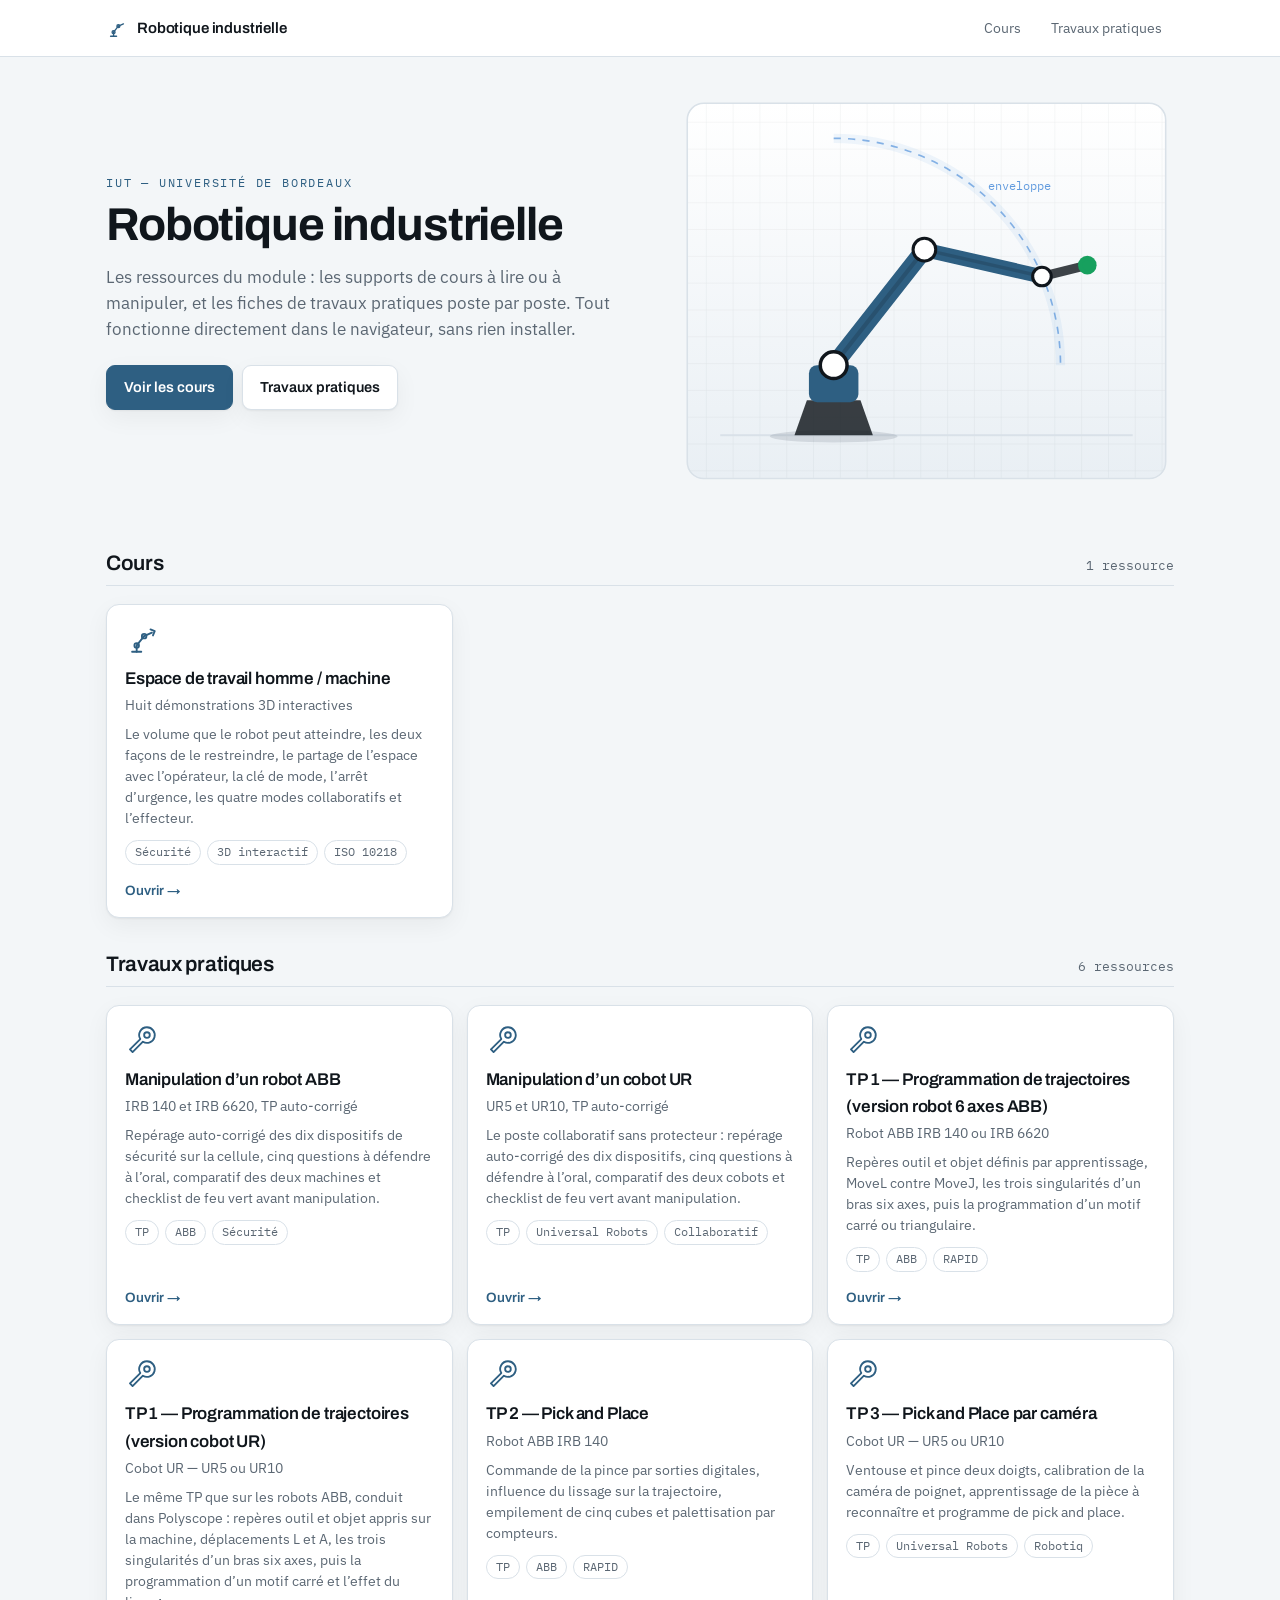
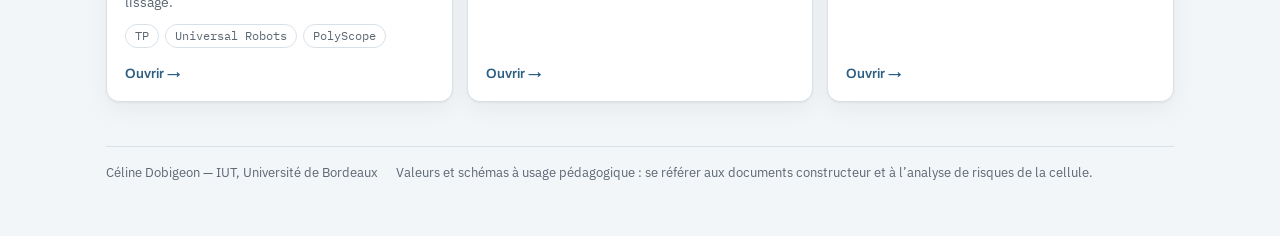
<file: index.html>
<!doctype html>
<html lang="fr">
<head>
<meta charset="utf-8">
<meta name="viewport" content="width=device-width,initial-scale=1,viewport-fit=cover">
<title>Robotique industrielle — cours et travaux pratiques</title>
<meta name="description" content="Ressources de cours et de travaux pratiques en robotique industrielle : sécurité des cellules robotisées, démonstrations 3D interactives, fiches de TP.">
<meta name="color-scheme" content="light dark">
<link rel="icon" href="data:image/svg+xml,%3Csvg xmlns='http://www.w3.org/2000/svg' viewBox='0 0 100 100'%3E%3Ctext y='.9em' font-size='90'%3E%F0%9F%A6%BE%3C/text%3E%3C/svg%3E">
<link rel="preconnect" href="https://fonts.gstatic.com" crossorigin>
<link rel="stylesheet" href="https://fonts.googleapis.com/css2?family=Archivo:wght@500;600;700&family=IBM+Plex+Mono:wght@400;500&family=IBM+Plex+Sans:wght@400;500;600&display=swap">
<link rel="stylesheet" href="assets/site.css">
<style>
/* --- bras animé de la page d'accueil --- */
.arm-upper{transform-box:view-box;transform-origin:150px 262px;
  animation:swingUpper 11s cubic-bezier(.45,0,.55,1) infinite alternate}
.arm-fore{transform-box:view-box;transform-origin:238px 150px;
  animation:swingFore 7s cubic-bezier(.45,0,.55,1) infinite alternate}
.arm-tool{transform-box:view-box;transform-origin:352px 176px;
  animation:swingTool 5s ease-in-out infinite alternate}
@keyframes swingUpper{from{transform:rotate(-9deg)}to{transform:rotate(11deg)}}
@keyframes swingFore{from{transform:rotate(12deg)}to{transform:rotate(-13deg)}}
@keyframes swingTool{from{transform:rotate(-8deg)}to{transform:rotate(9deg)}}
.tcp-halo{animation:pulseHalo 2.6s ease-in-out infinite}
@keyframes pulseHalo{0%,100%{opacity:.15;r:9}50%{opacity:.45;r:15}}
.reach{stroke-dasharray:7 7;animation:reachFlow 14s linear infinite}
@keyframes reachFlow{to{stroke-dashoffset:-140}}
.cta{display:flex;flex-wrap:wrap;gap:9px;margin-top:22px}
.cta a{text-decoration:none;font-family:Archivo,sans-serif;font-weight:600;font-size:14.5px;
  padding:10px 17px;border-radius:9px;border:1px solid var(--line);background:var(--surface);
  color:var(--ink);box-shadow:var(--shadow)}
.cta a.primary{background:var(--accent);border-color:var(--accent);color:#fff}
.cta a:hover{border-color:var(--muted)}
.cta a.primary:hover{filter:brightness(1.06);border-color:var(--accent)}
.cta a:focus-visible{outline:2px solid var(--accent);outline-offset:2px}
</style>
</head>
<body>

<div class="top">
  <div class="in">
    <a class="mark" href="index.html">
      <svg viewBox="0 0 48 48" fill="none" stroke="currentColor" stroke-width="3"
           stroke-linecap="round" stroke-linejoin="round" aria-hidden="true">
        <path d="M10 42h13"/><path d="M16.5 42V33"/><path d="M16.5 33 L27 20"/>
        <path d="M27 20 L38 15"/><circle cx="16.5" cy="33" r="3.2"/><circle cx="27" cy="20" r="3.2"/>
      </svg>
      Robotique industrielle
    </a>
    <nav>
      <a href="#cours">Cours</a>
      <a href="#tp">Travaux pratiques</a>
    </nav>
  </div>
</div>

<div class="wrap">

  <header class="hero">
    <div>
      <p class="eyebrow">IUT — Université de Bordeaux</p>
      <h1>Robotique industrielle</h1>
      <p class="lede">Les ressources du module : les supports de cours à lire ou à manipuler,
        et les fiches de travaux pratiques poste par poste. Tout fonctionne directement dans le
        navigateur, sans rien installer.</p>
      <div class="cta">
        <a class="primary" href="#cours">Voir les cours</a>
        <a href="#tp">Travaux pratiques</a>
      </div>
    </div>

    <div class="hero-art">
      <svg viewBox="0 0 480 380" role="img"
           aria-label="Dessin animé d’un bras robotisé six axes balayant son enveloppe de travail.">
        <defs>
          <pattern id="grille" width="26" height="26" patternUnits="userSpaceOnUse">
            <path d="M26 0H0V26" fill="none" stroke="currentColor" stroke-width="1" opacity=".07"/>
          </pattern>
          <linearGradient id="fond" x1="0" y1="0" x2="0" y2="1">
            <stop offset="0" stop-color="var(--surface)"/>
            <stop offset="1" stop-color="var(--surface-2)"/>
          </linearGradient>
        </defs>

        <rect x="8" y="8" width="464" height="364" rx="16" fill="url(#fond)"/>
        <rect x="8" y="8" width="464" height="364" rx="16" fill="url(#grille)" color="var(--muted)"/>
        <rect x="8" y="8" width="464" height="364" rx="16" fill="none"
              stroke="var(--line)" stroke-width="1.5"/>

        <!-- enveloppe de travail -->
        <path d="M150,42 A220,220 0 0 1 370,262" fill="none"
              stroke="var(--blue)" stroke-width="9" opacity=".07"/>
        <path class="reach" d="M150,42 A220,220 0 0 1 370,262" fill="none"
              stroke="var(--blue)" stroke-width="1.6" opacity=".55"/>
        <text x="300" y="92" font-size="12" fill="var(--blue)" opacity=".75"
              font-family="IBM Plex Mono, monospace">enveloppe</text>

        <!-- sol -->
        <line x1="40" y1="330" x2="440" y2="330" stroke="var(--line)" stroke-width="2"/>
        <ellipse cx="150" cy="331" rx="62" ry="6" fill="var(--muted)" opacity=".18"/>

        <!-- socle et tourelle -->
        <path d="M112,330 L124,296 L176,296 L188,330 Z" fill="var(--ink)" opacity=".82"/>
        <rect x="126" y="262" width="48" height="36" rx="8" fill="var(--accent)"/>

        <!-- bras articulé -->
        <g class="arm-upper">
          <line x1="150" y1="262" x2="238" y2="150" stroke="var(--accent)" stroke-width="17"
                stroke-linecap="round"/>
          <line x1="150" y1="262" x2="238" y2="150" stroke="var(--ink)" stroke-width="4"
                stroke-linecap="round" opacity=".18"/>
          <g class="arm-fore">
            <line x1="238" y1="150" x2="352" y2="176" stroke="var(--accent)" stroke-width="14"
                  stroke-linecap="round"/>
            <line x1="238" y1="150" x2="352" y2="176" stroke="var(--ink)" stroke-width="3.4"
                  stroke-linecap="round" opacity=".18"/>
            <circle cx="238" cy="150" r="11" fill="var(--surface)" stroke="var(--ink)" stroke-width="3"/>
            <g class="arm-tool">
              <line x1="352" y1="176" x2="392" y2="166" stroke="var(--ink)" stroke-width="9"
                    stroke-linecap="round" opacity=".8"/>
              <circle cx="352" cy="176" r="9" fill="var(--surface)" stroke="var(--ink)" stroke-width="3"/>
              <circle class="tcp-halo" cx="396" cy="165" r="9" fill="var(--green)"/>
              <circle cx="396" cy="165" r="5" fill="var(--green)"/>
            </g>
          </g>
          <circle cx="150" cy="262" r="13" fill="var(--surface)" stroke="var(--ink)" stroke-width="3.4"/>
        </g>
      </svg>
    </div>
  </header>

  <section id="cours">
    <div class="sec-hd">
      <h2>Cours</h2>
      <span class="n" data-compte="cours"></span>
    </div>
    <div data-liste="cours" data-base="cours/"></div>
  </section>

  <section id="tp">
    <div class="sec-hd">
      <h2>Travaux pratiques</h2>
      <span class="n" data-compte="tp"></span>
    </div>
    <div data-liste="tp" data-base="tp/"></div>
  </section>

  <footer>
    <span>Céline Dobigeon — IUT, Université de Bordeaux</span>
    <span>Valeurs et schémas à usage pédagogique : se référer aux documents constructeur et à
      l’analyse de risques de la cellule.</span>
  </footer>
</div>

<script src="assets/catalogue.js"></script>
<script src="assets/site.js"></script>
</body>
</html>
</file>
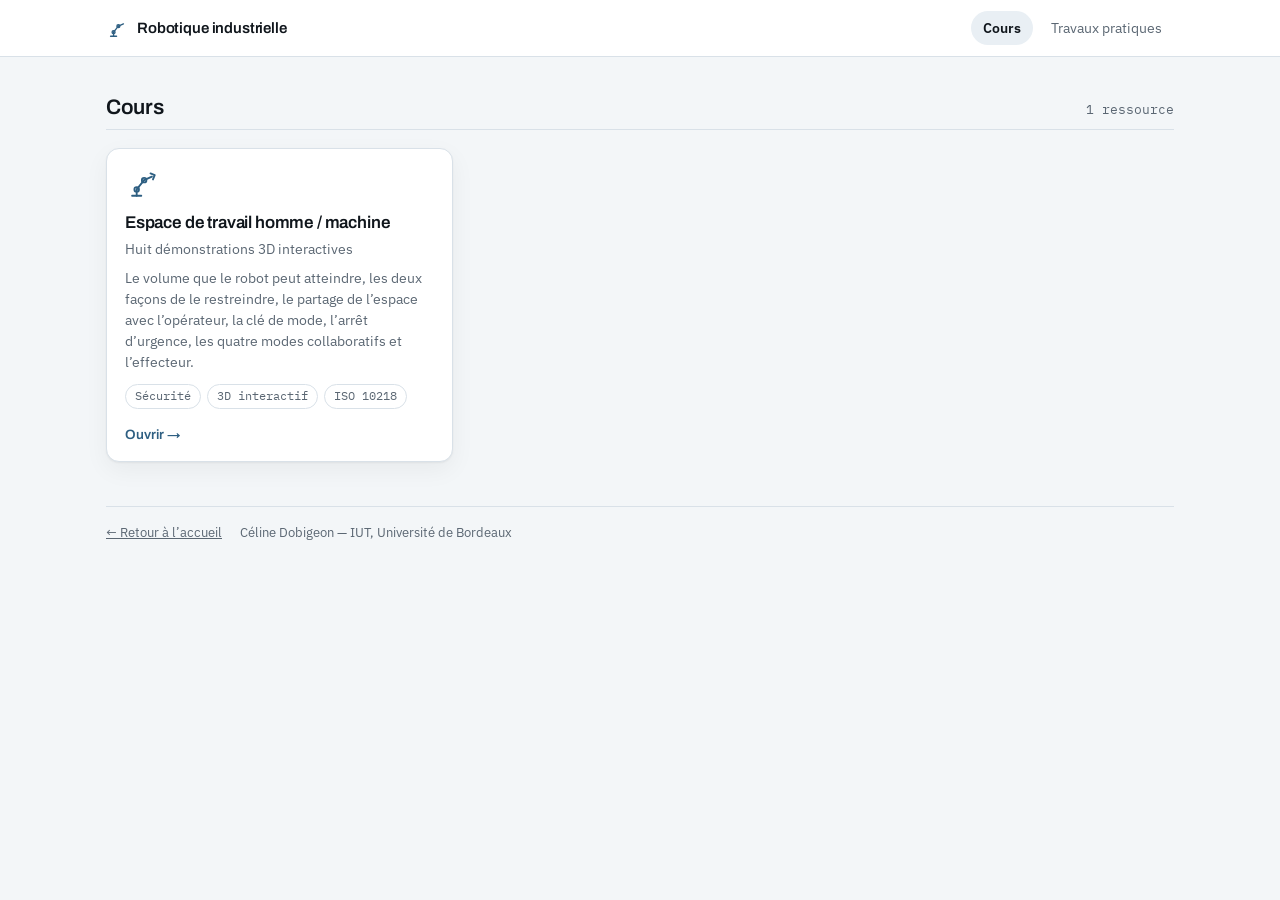
<file: cours/index.html>
<!doctype html>
<html lang="fr">
<head>
<meta charset="utf-8">
<meta name="viewport" content="width=device-width,initial-scale=1,viewport-fit=cover">
<title>Cours — Robotique industrielle</title>
<meta name="description" content="Supports de cours de robotique industrielle.">
<meta name="color-scheme" content="light dark">
<link rel="icon" href="data:image/svg+xml,%3Csvg xmlns='http://www.w3.org/2000/svg' viewBox='0 0 100 100'%3E%3Ctext y='.9em' font-size='90'%3E%F0%9F%A6%BE%3C/text%3E%3C/svg%3E">
<link rel="preconnect" href="https://fonts.gstatic.com" crossorigin>
<link rel="stylesheet" href="https://fonts.googleapis.com/css2?family=Archivo:wght@500;600;700&family=IBM+Plex+Mono:wght@400;500&family=IBM+Plex+Sans:wght@400;500;600&display=swap">
<link rel="stylesheet" href="../assets/site.css">
</head>
<body>

<div class="top">
  <div class="in">
    <a class="mark" href="../index.html">
      <svg viewBox="0 0 48 48" fill="none" stroke="currentColor" stroke-width="3"
           stroke-linecap="round" stroke-linejoin="round" aria-hidden="true">
        <path d="M10 42h13"/><path d="M16.5 42V33"/><path d="M16.5 33 L27 20"/>
        <path d="M27 20 L38 15"/><circle cx="16.5" cy="33" r="3.2"/><circle cx="27" cy="20" r="3.2"/>
      </svg>
      Robotique industrielle
    </a>
    <nav>
      <a class="on" href="index.html">Cours</a>
      <a href="../tp/index.html">Travaux pratiques</a>
    </nav>
  </div>
</div>

<div class="wrap">
  <section id="cours" style="padding-top:34px">
    <div class="sec-hd">
      <h2>Cours</h2>
      <span class="n" data-compte="cours"></span>
    </div>
    <div data-liste="cours" data-base=""></div>
  </section>

  <footer>
    <span><a href="../index.html">← Retour à l’accueil</a></span>
    <span>Céline Dobigeon — IUT, Université de Bordeaux</span>
  </footer>
</div>

<script src="../assets/catalogue.js"></script>
<script src="../assets/site.js"></script>
</body>
</html>
</file>
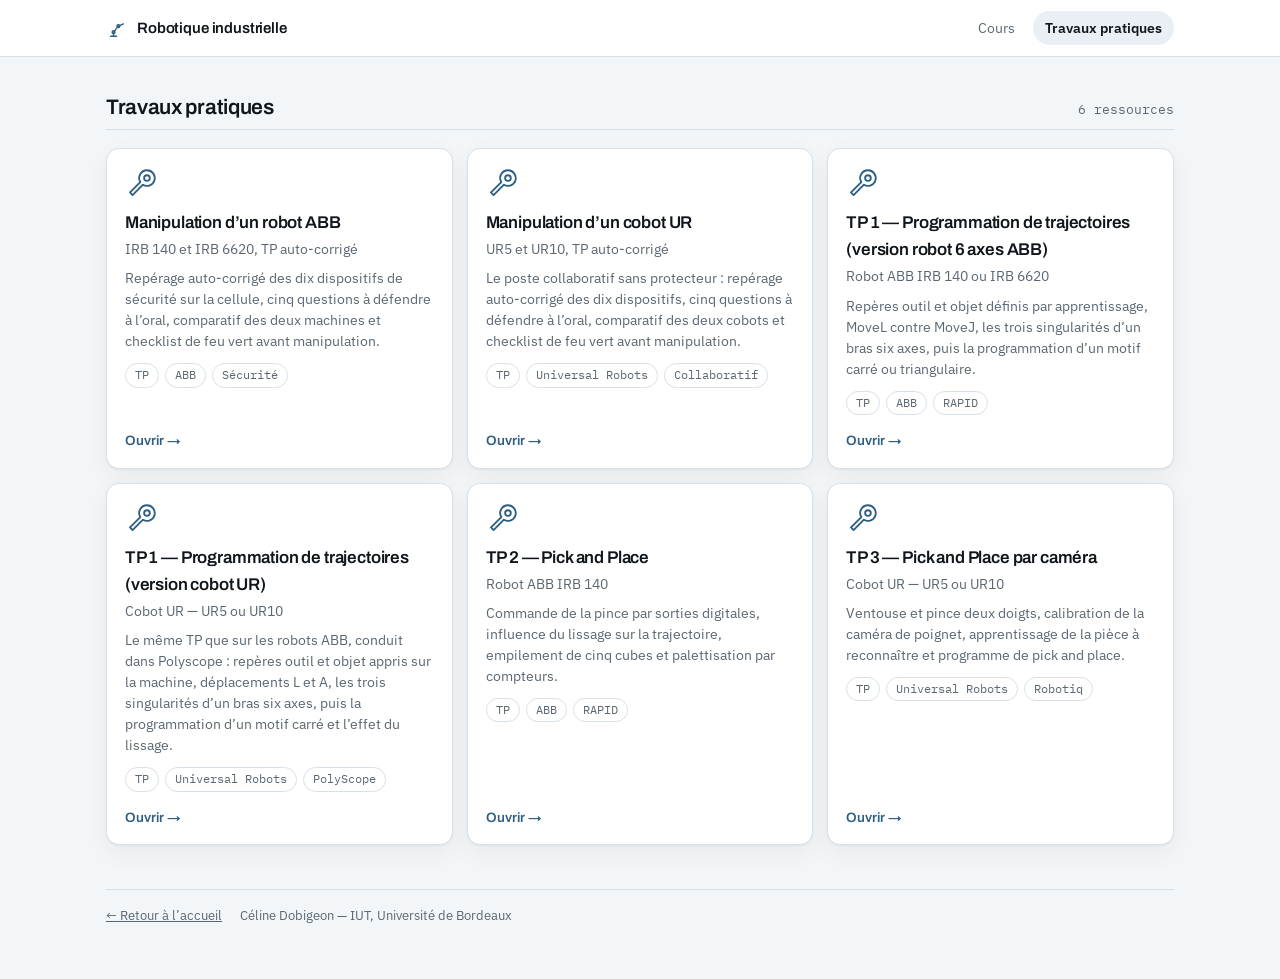
<file: tp/index.html>
<!doctype html>
<html lang="fr">
<head>
<meta charset="utf-8">
<meta name="viewport" content="width=device-width,initial-scale=1,viewport-fit=cover">
<title>Travaux pratiques — Robotique industrielle</title>
<meta name="description" content="Fiches de travaux pratiques de robotique industrielle.">
<meta name="color-scheme" content="light dark">
<link rel="icon" href="data:image/svg+xml,%3Csvg xmlns='http://www.w3.org/2000/svg' viewBox='0 0 100 100'%3E%3Ctext y='.9em' font-size='90'%3E%F0%9F%A6%BE%3C/text%3E%3C/svg%3E">
<link rel="preconnect" href="https://fonts.gstatic.com" crossorigin>
<link rel="stylesheet" href="https://fonts.googleapis.com/css2?family=Archivo:wght@500;600;700&family=IBM+Plex+Mono:wght@400;500&family=IBM+Plex+Sans:wght@400;500;600&display=swap">
<link rel="stylesheet" href="../assets/site.css">
</head>
<body>

<div class="top">
  <div class="in">
    <a class="mark" href="../index.html">
      <svg viewBox="0 0 48 48" fill="none" stroke="currentColor" stroke-width="3"
           stroke-linecap="round" stroke-linejoin="round" aria-hidden="true">
        <path d="M10 42h13"/><path d="M16.5 42V33"/><path d="M16.5 33 L27 20"/>
        <path d="M27 20 L38 15"/><circle cx="16.5" cy="33" r="3.2"/><circle cx="27" cy="20" r="3.2"/>
      </svg>
      Robotique industrielle
    </a>
    <nav>
      <a href="../cours/index.html">Cours</a>
      <a class="on" href="index.html">Travaux pratiques</a>
    </nav>
  </div>
</div>

<div class="wrap">
  <section id="tp" style="padding-top:34px">
    <div class="sec-hd">
      <h2>Travaux pratiques</h2>
      <span class="n" data-compte="tp"></span>
    </div>
    <div data-liste="tp" data-base=""></div>
  </section>

  <footer>
    <span><a href="../index.html">← Retour à l’accueil</a></span>
    <span>Céline Dobigeon — IUT, Université de Bordeaux</span>
  </footer>
</div>

<script src="../assets/catalogue.js"></script>
<script src="../assets/site.js"></script>
</body>
</html>
</file>
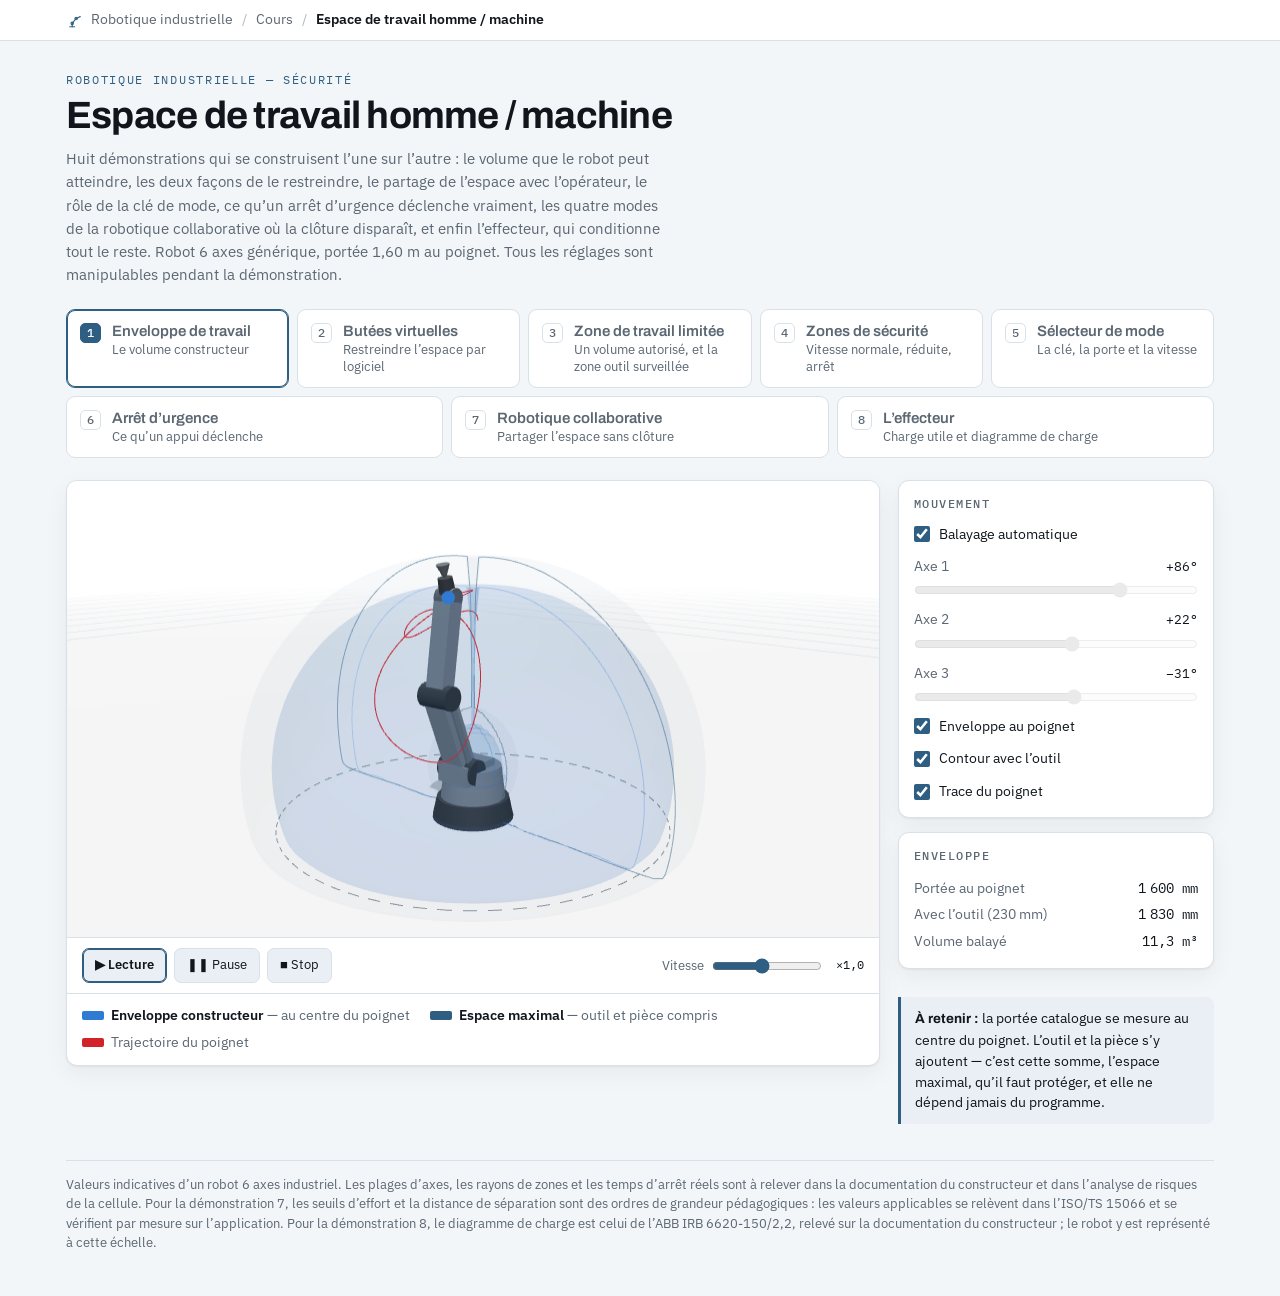
<file: cours/securite-espace-travail/index.html>
<!doctype html>
<html lang="fr">
<head>
<meta charset="utf-8">
<meta name="viewport" content="width=device-width,initial-scale=1,viewport-fit=cover">
<title>Espace de travail homme / machine — Robotique industrielle</title>
<meta name="description" content="Huit démonstrations 3D interactives sur la sécurité d’une cellule robotisée : enveloppe de travail, butées virtuelles, zone de travail limitée, zones de sécurité, sélecteur de mode, arrêt d’urgence, robotique collaborative, effecteur.">
<meta name="color-scheme" content="light dark">
<meta property="og:type" content="article">
<meta property="og:title" content="Espace de travail homme / machine">
<meta property="og:description" content="Huit démonstrations 3D interactives sur la sécurité d’une cellule robotisée : enveloppe de travail, butées virtuelles, zone de travail limitée, zones de sécurité, sélecteur de mode, arrêt d’urgence, robotique collaborative, effecteur.">
<link rel="icon" href="data:image/svg+xml,%3Csvg xmlns='http://www.w3.org/2000/svg' viewBox='0 0 100 100'%3E%3Ctext y='.9em' font-size='90'%3E%F0%9F%A6%BE%3C/text%3E%3C/svg%3E">
<link rel="preconnect" href="https://fonts.gstatic.com" crossorigin>
<link rel="stylesheet" href="https://fonts.googleapis.com/css2?family=Archivo:wght@500;600;700&family=IBM+Plex+Mono:wght@400;500&family=IBM+Plex+Sans:wght@400;500;600&display=swap">
<style>
:root{
  --ground:#F3F6F8; --surface:#FFFFFF; --surface-2:#E9EFF4;
  --ink:#10161C; --muted:#5B6773; --line:#D9E1E8;
  --accent:#2E5F82; --blue:#2F7BD4; --green:#17A05E; --amber:#C87E00; --red:#D2232A;
  --shadow:0 1px 2px rgba(16,22,28,.05),0 8px 24px rgba(16,22,28,.05);
}
@media (prefers-color-scheme:dark){
  :root:not([data-theme="light"]){
    --ground:#0D1218; --surface:#151B22; --surface-2:#1D242D;
    --ink:#E8EDF2; --muted:#94A1AE; --line:#29323C;
    --accent:#6AA3C8; --blue:#63A5EF; --green:#33C183; --amber:#F0A93B; --red:#F1564F;
    --shadow:0 1px 2px rgba(0,0,0,.4),0 10px 30px rgba(0,0,0,.35);
  }
}
:root[data-theme="dark"]{
  --ground:#0D1218; --surface:#151B22; --surface-2:#1D242D;
  --ink:#E8EDF2; --muted:#94A1AE; --line:#29323C;
  --accent:#6AA3C8; --blue:#63A5EF; --green:#33C183; --amber:#F0A93B; --red:#F1564F;
  --shadow:0 1px 2px rgba(0,0,0,.4),0 10px 30px rgba(0,0,0,.35);
}
*{box-sizing:border-box}
[hidden]{display:none!important}
body{margin:0;background:var(--ground);color:var(--ink);
  font-family:"IBM Plex Sans",-apple-system,Segoe UI,sans-serif;font-size:15px;line-height:1.55;
  -webkit-font-smoothing:antialiased}
.wrap{max-width:1180px;margin:0 auto;padding-inline:16px;padding-block:30px 44px;
  display:flex;flex-direction:column;gap:22px}

/* ---------- en-tête ---------- */
.eyebrow{font-family:"IBM Plex Mono",monospace;font-size:12px;letter-spacing:.14em;
  text-transform:uppercase;color:var(--accent);margin:0 0 6px}
h1{font-family:Archivo,sans-serif;font-weight:700;font-size:clamp(26px,4.4vw,38px);line-height:1.1;
  letter-spacing:-.02em;margin:0;text-wrap:balance}
.lede{color:var(--muted);max-width:66ch;margin:10px 0 0}

/* ---------- onglets : une progression, donc numérotés ---------- */
.rail{display:flex;gap:8px;flex-wrap:wrap}
.tab{flex:1 1 210px;display:flex;gap:11px;align-items:flex-start;text-align:left;
  background:var(--surface);border:1px solid var(--line);border-radius:9px;padding:11px 13px;
  color:var(--ink);font:inherit;cursor:pointer;transition:border-color .15s,box-shadow .15s}
.tab:hover{border-color:var(--muted)}
.tab.on{border-color:var(--accent);box-shadow:inset 0 0 0 1px var(--accent)}
.tab .num{font-family:"IBM Plex Mono",monospace;font-size:12px;font-weight:500;
  color:var(--muted);border:1px solid var(--line);border-radius:5px;padding:1px 6px;margin-top:2px}
.tab.on .num{color:#fff;background:var(--accent);border-color:var(--accent)}
.tab b{display:block;font-family:Archivo,sans-serif;font-weight:600;font-size:15px}
.tab span{display:block;color:var(--muted);font-size:13px;line-height:1.35}
.tab:focus-visible{outline:2px solid var(--accent);outline-offset:2px}

/* ---------- scène ---------- */
.stage{display:grid;grid-template-columns:minmax(0,1fr) 316px;gap:18px;align-items:start}
@media (max-width:920px){.stage{grid-template-columns:minmax(0,1fr)}}
.viewport{background:var(--surface);border:1px solid var(--line);border-radius:11px;
  overflow:hidden;box-shadow:var(--shadow)}
.frame{position:relative;aspect-ratio:16/9;max-width:100%}
.frame canvas{position:absolute;inset:0;width:100%;height:100%;display:block;
  cursor:grab;touch-action:pan-y;user-select:none;-webkit-user-select:none}
.frame canvas:active{cursor:grabbing}
.frame canvas:focus-visible{outline:2px solid var(--accent);outline-offset:-2px}
.pivot{position:absolute;right:10px;top:10px;z-index:3;display:none;align-items:center;
  gap:8px;background:var(--surface);border:1px solid var(--line);border-radius:8px;
  padding:5px 9px;font-size:12.5px;color:var(--muted);box-shadow:0 1px 3px rgba(0,0,0,.08)}
.pivot.on{display:flex}
.pivot button{font:inherit;font-size:12.5px;background:none;border:0;padding:0;
  color:var(--accent);font-weight:600;cursor:pointer}
.pivot button:focus-visible{outline:2px solid var(--accent);outline-offset:2px;border-radius:3px}
.badge{position:absolute;right:14px;bottom:14px;padding:8px 14px;border-radius:7px;
  font-family:Archivo,sans-serif;font-weight:600;font-size:14px;color:#fff;background:var(--muted)}
.badge[data-state="ok"]{background:var(--green)}
.badge[data-state="warn"]{background:var(--amber)}
.badge[data-state="stop"]{background:var(--red)}
.flash{position:absolute;left:50%;top:14px;transform:translateX(-50%);background:var(--red);color:#fff;
  padding:7px 14px;border-radius:7px;font-family:Archivo,sans-serif;font-weight:600;font-size:14px}
.legend{display:flex;flex-wrap:wrap;gap:6px 20px;padding:11px 15px 13px;
  border-top:1px solid var(--line);font-size:13.5px;color:var(--muted)}
.legend b{color:var(--ink);font-weight:600}
.legend i{display:inline-block;width:22px;height:9px;border-radius:2px;margin-right:7px;
  vertical-align:baseline}

/* ---------- panneau de commande ---------- */
.panel{display:flex;flex-direction:column;gap:14px}
.card{background:var(--surface);border:1px solid var(--line);border-radius:11px;padding:14px 15px;
  box-shadow:var(--shadow);display:flex;flex-direction:column;gap:11px}
.card h3{margin:0;font-family:"IBM Plex Mono",monospace;font-size:11.5px;font-weight:500;
  letter-spacing:.13em;text-transform:uppercase;color:var(--muted)}
.ctl{display:flex;flex-direction:column;gap:5px}
.ctl label{display:flex;justify-content:space-between;align-items:baseline;gap:10px;
  font-size:13.5px;color:var(--muted)}
.ctl label .val{font-family:"IBM Plex Mono",monospace;font-size:13px;color:var(--ink);
  font-variant-numeric:tabular-nums}
input[type=range]{width:100%;accent-color:var(--accent);margin:0}
input[type=range]:disabled{opacity:.4}
.check{display:flex;align-items:center;gap:9px;font-size:14px;cursor:pointer}
.check input{accent-color:var(--accent);width:16px;height:16px;margin:0}
.btns{display:flex;flex-direction:column;gap:7px}
.btns button{font:inherit;font-size:13.5px;text-align:left;background:var(--surface-2);
  border:1px solid var(--line);border-radius:8px;padding:9px 12px;color:var(--ink);cursor:pointer}
.btns button:hover:not(:disabled){border-color:var(--muted)}
.btns button:disabled{opacity:.42;cursor:default}
.btns button.danger:not(:disabled){background:var(--red);border-color:var(--red);color:#fff;
  font-weight:600}
.btns button:focus-visible{outline:2px solid var(--accent);outline-offset:2px}
.hint{margin:0;font-size:13px;color:var(--muted);line-height:1.45}
.rows{display:flex;flex-direction:column;gap:2px}
.row{display:flex;justify-content:space-between;gap:12px;font-size:13.5px;
  font-variant-numeric:tabular-nums;padding:2px 0}
.row span:first-child{color:var(--muted)}
.row span:last-child{font-family:"IBM Plex Mono",monospace}
.row.hit span{color:var(--red);font-weight:600}
.row.hit span:first-child{color:var(--muted);font-weight:500}
.transport{display:flex;gap:7px;padding:10px 15px;border-top:1px solid var(--line);
  align-items:center}
.transport button{font:inherit;font-size:13px;background:var(--surface-2);border:1px solid var(--line);
  border-radius:7px;padding:6px 12px;color:var(--ink);cursor:pointer}
.transport button:hover{border-color:var(--muted)}
.transport button.on{border-color:var(--accent);box-shadow:inset 0 0 0 1px var(--accent);
  font-weight:600}
.transport button:focus-visible{outline:2px solid var(--accent);outline-offset:2px}
.transport .spd{margin-left:auto;display:flex;align-items:center;gap:8px;font-size:12.5px;
  color:var(--muted)}
.transport .spd input{width:110px}
.transport .spd span{font-family:"IBM Plex Mono",monospace;font-size:12px;color:var(--ink);
  font-variant-numeric:tabular-nums;min-width:34px;text-align:right}
.abar{margin-top:20px}
.abar .hd{display:flex;align-items:baseline;gap:8px;font-size:13px;color:var(--muted)}
.abar .hd .nm{font-family:Archivo,sans-serif;font-weight:600;font-size:13.5px;color:var(--ink);
  white-space:nowrap}
.abar .hd .rg{margin-left:auto;text-align:right;white-space:nowrap;font-variant-numeric:tabular-nums}
.abar .hd .ok{color:var(--green);font-weight:600}
.abar .hd .ko{color:var(--red);font-weight:600}
.abar .hd .off{color:var(--muted)}
.abar .bar{position:relative;height:26px;margin-top:16px}
.abar .track{position:absolute;left:8px;right:8px;top:9px;height:10px;border-radius:5px;
  background:#f6dcde;border:1px solid #e6c3c6}
.abar .allow{position:absolute;top:-1px;bottom:-1px;background:#bde5cf;border:1px solid var(--green);
  border-radius:5px}
.abar .cur{position:absolute;top:-4px;bottom:-4px;width:2px;background:var(--ink);
  transform:translateX(-50%);border-radius:1px}
.abar .cur .cv{position:absolute;left:50%;bottom:calc(100% + 4px);transform:translateX(-50%);
  background:var(--ink);color:var(--surface);border-radius:4px;padding:1px 6px;font-size:11.5px;
  font-weight:700;font-variant-numeric:tabular-nums}
.abar.lim .cur,.abar.lim .cur .cv{background:var(--red)}
.abar .ends{display:flex;justify-content:space-between;font-size:11.5px;color:var(--muted);
  font-variant-numeric:tabular-nums;margin-top:3px}
.abar input[type=range]{position:absolute;left:0;top:5px;width:100%;height:18px;margin:0;
  background:none;pointer-events:none;-webkit-appearance:none;appearance:none}
.abar input[type=range]::-webkit-slider-runnable-track{background:none;height:18px}
.abar input[type=range]::-moz-range-track{background:none;height:18px}
.abar input[type=range]::-webkit-slider-thumb{-webkit-appearance:none;pointer-events:auto;
  width:16px;height:16px;border-radius:50%;background:var(--surface);border:2px solid var(--green);
  cursor:ew-resize;box-shadow:0 1px 3px rgba(16,22,28,.25)}
.abar input[type=range]::-moz-range-thumb{pointer-events:auto;width:16px;height:16px;
  border-radius:50%;background:var(--surface);border:2px solid var(--green);cursor:ew-resize;
  box-shadow:0 1px 3px rgba(16,22,28,.25)}
.abar input[type=range]:disabled::-webkit-slider-thumb{border-color:var(--line);opacity:.5;cursor:default}
.abar input[type=range]:disabled::-moz-range-thumb{border-color:var(--line);opacity:.5;cursor:default}
.strip{display:flex;gap:10px;padding:11px 15px 13px;border-top:1px solid var(--line)}
.strip .cell{flex:1;border:1px solid var(--line);border-radius:8px;padding:7px 10px}
.strip .cell.lim{border-color:var(--red);box-shadow:0 0 0 2px rgba(210,35,42,.14)}
.strip .top{display:flex;align-items:baseline;gap:8px}
.strip .nm{font-family:Archivo,sans-serif;font-weight:600;font-size:13.5px}
.strip .vv{margin-left:auto;font-family:Archivo,sans-serif;font-weight:700;font-size:19px;
  font-variant-numeric:tabular-nums}
.strip .cell.lim .vv{color:var(--red)}
.strip .bot{display:flex;gap:12px;font-size:12px;margin-top:2px}
.strip .ok{color:var(--green)}
.strip .ko{color:var(--red)}
.strip .off{color:var(--muted)}
@media (max-width:620px){.strip{flex-direction:column}}
/* --- phrase vivante sous le diagramme de charge --- */
.phrase{margin:0;font-size:14px;line-height:1.45;border-left:3px solid var(--accent);
  padding:9px 12px;background:var(--surface-2);border-radius:0 8px 8px 0}
.phrase b{font-family:Archivo,sans-serif;font-weight:600;font-variant-numeric:tabular-nums}

/* --- diagramme de charge --- */
.diag{display:block;width:100%;height:auto;color:var(--ink)}
.diag text{font-family:"IBM Plex Sans",sans-serif;fill:var(--muted)}
.diag .ax{stroke:var(--line);stroke-width:1;fill:none}
.diag .cv{fill:none;stroke:var(--blue);stroke-width:1.4;opacity:.75}
.diag .cv.sel{stroke:var(--accent);stroke-width:2.2;opacity:1}
.diag .fillok{fill:var(--green);opacity:.10}

/* --- listes clé / valeur (panneau latéral) --- */
.kv{display:flex;flex-direction:column;gap:10px}
.kv .r{display:grid;grid-template-columns:1fr;gap:1px}
.kv .k{font-family:"IBM Plex Mono",monospace;font-size:11px;letter-spacing:.06em;color:var(--accent)}
.kv .v{font-size:13.5px;line-height:1.45;color:var(--muted)}
.kv .v b{font-weight:600;color:var(--ink)}

/* --- panneau de vitesse (vue sélecteur de mode) --- */
.hudstack{position:absolute;right:14px;bottom:14px;display:flex;flex-direction:column;
  align-items:stretch;gap:8px;max-width:calc(100% - 28px)}
.hudstack .badge{position:static;text-align:center}
.spdpan{background:var(--surface);border:1px solid var(--line);
  border-radius:10px;padding:9px 13px 11px;box-shadow:var(--shadow);min-width:196px}
.spdpan .ttl{font-family:"IBM Plex Mono",monospace;font-size:10.5px;letter-spacing:.11em;
  text-transform:uppercase;color:var(--muted)}
.spdpan .big{font-family:Archivo,sans-serif;font-weight:700;font-size:25px;letter-spacing:-.02em;
  line-height:1.2;font-variant-numeric:tabular-nums}
.spdpan .big em{font-style:normal;font-size:13px;font-weight:500;color:var(--muted)}
.spdpan .trk{position:relative;height:9px;border-radius:5px;background:var(--surface-2);margin-top:6px}
.spdpan .trk i{display:block;height:100%;border-radius:5px;background:var(--green);
  transition:width .25s ease,background .25s ease}
.spdpan .trk b{position:absolute;top:-4px;bottom:-4px;left:16.7%;width:2px;background:var(--red)}
.spdpan .cap{display:flex;justify-content:space-between;font-size:10.5px;color:var(--muted);
  margin-top:4px;font-variant-numeric:tabular-nums}
.spdpan .cmt{font-size:11.5px;margin-top:5px;max-width:21ch;color:var(--muted)}
.spdpan[data-state="warn"] .trk i{background:var(--amber)}
.spdpan[data-state="stop"] .trk i{background:var(--red)}
@media (max-width:620px){.spdpan{display:none}}

/* --- gâchette à trois positions --- */
.swfig{display:block;width:100%;height:auto;color:var(--ink);margin:2px 0 6px}
#m-lever{transition:transform .2s ease}
#m-sw[data-pos="0"] #m-lever{transform:translateY(-20px)}
#m-sw[data-pos="1"] #m-lever{transform:translateY(0)}
#m-sw[data-pos="2"] #m-lever{transform:translateY(20px)}
#m-sw[data-pos="0"] #m-lamp,#m-sw[data-pos="2"] #m-lamp{fill:var(--red)}
#m-sw[data-pos="1"] #m-lamp{fill:var(--green)}
#m-sw.off{opacity:.55}
.swbtn{display:flex;gap:6px;flex-wrap:wrap}
.swbtn button{flex:1 1 86px;font:inherit;font-size:12.5px;background:var(--surface-2);
  border:1px solid var(--line);border-radius:7px;padding:6px 8px;color:var(--ink);cursor:pointer}
.swbtn button.on{border-color:var(--accent);box-shadow:inset 0 0 0 1px var(--accent);font-weight:600}
.swbtn button:disabled{opacity:.45;cursor:default}
.swbtn button:focus-visible{outline:2px solid var(--accent);outline-offset:2px}
@media (prefers-reduced-motion:reduce){#m-lever{transition:none}}

.chip{position:absolute;transform:translate(-50%,-50%);white-space:nowrap;text-align:center;
  background:var(--surface);border:1px solid var(--line);border-radius:8px;padding:5px 9px;
  font-size:12px;line-height:1.35;box-shadow:var(--shadow);pointer-events:none}
.chip .hd{font-family:Archivo,sans-serif;font-weight:600;font-size:13px}
.chip .hd em{font-style:normal;font-variant-numeric:tabular-nums;margin-left:6px}
.chip .ok{color:var(--green)}
.chip .ko{color:var(--red)}
.chip.lim{border-color:var(--red);box-shadow:0 0 0 2px rgba(210,35,42,.16)}
.big{display:flex;align-items:baseline;justify-content:space-between;gap:12px}
.big .n{font-family:Archivo,sans-serif;font-weight:700;font-size:26px;letter-spacing:-.02em}
.big .n.cut{color:var(--green)}
.note{border-left:3px solid var(--accent);background:var(--surface-2);border-radius:0 8px 8px 0;
  padding:11px 14px;font-size:13.5px;color:var(--ink)}
.note b{font-family:Archivo,sans-serif}
.warn{border-left:3px solid var(--red);background:var(--surface-2);border-radius:0 8px 8px 0;
  padding:11px 14px;font-size:13.5px}
.warn b{color:var(--red)}
footer{color:var(--muted);font-size:12.5px;border-top:1px solid var(--line);padding-top:14px}
@media (prefers-reduced-motion:reduce){*{transition:none!important}}

/* --- fil d'Ariane ajouté pour l'intégration au site --- */
.crumb{border-bottom:1px solid var(--line);background:var(--surface);font-size:14px}
.crumb .in{max-width:1180px;margin:0 auto;padding:9px 16px;display:flex;align-items:center;
  gap:9px;color:var(--muted);flex-wrap:wrap}
.crumb a{text-decoration:none;color:var(--muted);display:inline-flex;align-items:center;gap:7px}
.crumb a:hover{color:var(--ink)}
.crumb a:focus-visible{outline:2px solid var(--accent);outline-offset:2px;border-radius:4px}
.crumb svg{display:block;width:18px;height:18px;color:var(--accent)}
.crumb .sep{opacity:.45}
.crumb b{color:var(--ink);font-weight:600}
</style>

</head>
<body>
<div class="crumb"><div class="in"><a href="../../index.html"><svg viewBox="0 0 48 48" fill="none" stroke="currentColor" stroke-width="3" stroke-linecap="round" stroke-linejoin="round" aria-hidden="true"><path d="M10 42h13"/><path d="M16.5 42V33"/><path d="M16.5 33 L27 20"/><path d="M27 20 L38 15"/><circle cx="16.5" cy="33" r="3.2"/><circle cx="27" cy="20" r="3.2"/></svg> Robotique industrielle</a><span class="sep">/</span><a href="../index.html">Cours</a><span class="sep">/</span><b>Espace de travail homme / machine</b></div></div>
<div class="wrap">
  <header>
    <p class="eyebrow">Robotique industrielle — sécurité</p>
    <h1>Espace de travail homme / machine</h1>
    <p class="lede">Huit démonstrations qui se construisent l’une sur l’autre : le volume que le
      robot peut atteindre, les deux façons de le restreindre, le partage de l’espace avec
      l’opérateur, le rôle de la clé de mode, ce qu’un arrêt d’urgence déclenche vraiment, les
      quatre modes de la robotique collaborative où la clôture disparaît, et enfin l’effecteur,
      qui conditionne tout le reste. Robot 6 axes générique, portée 1,60 m au poignet. Tous les
      réglages sont manipulables pendant la démonstration.</p>
  </header>

  <nav class="rail" role="tablist" aria-label="Démonstrations">
    <button class="tab on" role="tab" aria-selected="true" data-view="enveloppe">
      <span class="num">1</span><span><b>Enveloppe de travail</b>
      <span>Le volume constructeur</span></span></button>
    <button class="tab" role="tab" aria-selected="false" data-view="butees">
      <span class="num">2</span><span><b>Butées virtuelles</b>
      <span>Restreindre l’espace par logiciel</span></span></button>
    <button class="tab" role="tab" aria-selected="false" data-view="zoneoutil">
      <span class="num">3</span><span><b>Zone de travail limitée</b>
      <span>Un volume autorisé, et la zone outil surveillée</span></span></button>
    <button class="tab" role="tab" aria-selected="false" data-view="zones">
      <span class="num">4</span><span><b>Zones de sécurité</b>
      <span>Vitesse normale, réduite, arrêt</span></span></button>
    <button class="tab" role="tab" aria-selected="false" data-view="modes">
      <span class="num">5</span><span><b>Sélecteur de mode</b>
      <span>La clé, la porte et la vitesse</span></span></button>
    <button class="tab" role="tab" aria-selected="false" data-view="urgence">
      <span class="num">6</span><span><b>Arrêt d’urgence</b>
      <span>Ce qu’un appui déclenche</span></span></button>
    <button class="tab" role="tab" aria-selected="false" data-view="collab">
      <span class="num">7</span><span><b>Robotique collaborative</b>
      <span>Partager l’espace sans clôture</span></span></button>
    <button class="tab" role="tab" aria-selected="false" data-view="effecteur">
      <span class="num">8</span><span><b>L’effecteur</b>
      <span>Charge utile et diagramme de charge</span></span></button>
  </nav>

  <div class="stage">
    <div class="viewport">
      <div class="frame pane" data-view="enveloppe"><canvas id="cv-enveloppe"></canvas></div>
      <div class="frame pane" data-view="butees" hidden>
        <canvas id="cv-butees"></canvas>
        <div id="b-chips"></div>
      </div>
      <div class="frame pane" data-view="zoneoutil" hidden>
        <canvas id="cv-zoneoutil"></canvas>
        <div id="o-chips"></div>
        <div class="badge" id="o-badge" data-state="ok">Dans la zone</div>
      </div>
      <div class="frame pane" data-view="zones" hidden>
        <canvas id="cv-zones"></canvas>
        <div class="badge" id="z-badge">Vitesse normale</div>
      </div>
      <div class="frame pane" data-view="modes" hidden>
        <canvas id="cv-modes"></canvas>
        <div class="hudstack">
          <div class="spdpan" id="m-spdpan" data-state="ok">
            <div class="ttl">Vitesse au point outil</div>
            <div class="big"><span id="m-spv">1 500</span> <em>mm/s</em></div>
            <div class="trk"><i id="m-spb" style="width:100%"></i><b></b></div>
            <div class="cap"><span>0</span><span>1 500 mm/s</span></div>
            <div class="cmt" id="m-spnote">Vitesse de production</div>
          </div>
          <div class="badge" id="m-badge" data-state="ok">Vitesse normale</div>
        </div>
      </div>
      <div class="frame pane" data-view="urgence" hidden>
        <canvas id="cv-urgence"></canvas>
        <div class="badge" id="u-badge" data-state="ok">En production</div>
      </div>
      <div class="frame pane" data-view="collab" hidden>
        <canvas id="cv-collab"></canvas>
        <div class="hudstack">
          <div class="spdpan" id="c-pan" data-state="ok">
            <div class="ttl">Vitesse au point outil</div>
            <div class="big"><span id="c-spv">0</span> <em>mm/s</em></div>
            <div class="trk"><i id="c-spb" style="width:0%"></i><b style="left:25%"></b></div>
            <div class="cap"><span>0</span><span>1 000 mm/s</span></div>
            <div class="cmt" id="c-cmt">—</div>
          </div>
          <div class="badge" id="c-badge" data-state="ok">—</div>
        </div>
      </div>
      <div class="frame pane" data-view="effecteur" hidden>
        <canvas id="cv-effecteur"></canvas>
        <div id="f-chips"></div>
        <div class="badge" id="f-badge" data-state="ok">Charge admissible</div>
      </div>

      <div class="transport" id="transport">
        <button type="button" id="tp-play" class="on">▶ Lecture</button>
        <button type="button" id="tp-pause">❚❚ Pause</button>
        <button type="button" id="tp-stop">■ Stop</button>
        <label class="spd">Vitesse <input type="range" id="tp-speed" min="20" max="200" step="10" value="100"><span id="tp-spv">×1,0</span></label>
      </div>
      <div class="legend pane" data-view="enveloppe">
        <span><i style="background:var(--blue)"></i><b>Enveloppe constructeur</b> — au centre du poignet</span>
        <span><i style="background:var(--accent)"></i><b>Espace maximal</b> — outil et pièce compris</span>
        <span><i style="background:var(--red)"></i>Trajectoire du poignet</span>
      </div>
      <div class="legend pane" data-view="modes" hidden>
        <span>La clé de l’armoire conditionne la vitesse autorisée et ce qui se passe quand la
          porte s’ouvre ; en manuel, la gâchette du pendant commande la puissance des moteurs.</span>
      </div>
      <div class="legend pane" data-view="zoneoutil" hidden>
        <span><i style="background:var(--green)"></i><b>Volume autorisé</b> déclaré dans le contrôleur</span>
        <span><i style="background:var(--accent)"></i><b>Volume de l’outil</b> surveillé</span>
        <span>Ici le point piloté est la <b>pointe de l’outil</b>, pas le poignet</span>
      </div>
      <div class="legend pane" data-view="urgence" hidden>
        <span>Le bouton coup-de-poing est à gauche : cliquez-le dans la scène, ou servez-vous
          des boutons du panneau. Suivez les quatre étapes : appuyer, déverrouiller, réarmer,
          relancer.</span>
      </div>
      <div class="legend pane" data-view="collab" hidden>
        <span><i style="background:var(--green)"></i><b>Espace de collaboration</b> — partagé
          en permanence, sans clôture</span>
        <span><i style="background:var(--red)"></i><b>Distance de séparation</b> — recalculée
          en continu (mode 3)</span>
        <span>Les quatre modes de collaboration&nbsp;: un même poste en enchaîne souvent
          plusieurs selon les phases.</span>
      </div>
      <div class="legend pane" data-view="effecteur" hidden>
        <span><i style="background:var(--blue)"></i><b>Bride</b> — interface mécanique ISO 9409‑1</span>
        <span><i style="background:var(--accent)"></i><b>Centre de gravité</b> de l’outil et de la pièce</span>
        <span><i style="background:var(--green)"></i>Point outil (TCP)</span>
        <span><i style="background:#8d99a6"></i>Charge utile — préhenseur et pièce</span>
      </div>
      <div class="legend pane" data-view="zones" hidden>
        <span><i style="background:var(--green)"></i>Détection — vitesse normale</span>
        <span><i style="background:var(--amber)"></i>Ralentissement — ≤ 250 mm/s</span>
        <span><i style="background:var(--red)"></i>Arrêt de sécurité</span>
      </div>
    </div>

    <aside class="panel">
      <!-- ============ 1. ENVELOPPE ============ -->
      <div class="pane" data-view="enveloppe" style="display:contents">
        <div class="card">
          <h3>Mouvement</h3>
          <label class="check"><input type="checkbox" id="e-auto" checked> Balayage automatique</label>
          <div class="ctl"><label for="e-s1">Axe 1 <span class="val" id="e-q1">+0°</span></label>
            <input type="range" id="e-s1" min="-180" max="180" step="1" value="35"></div>
          <div class="ctl"><label for="e-s2">Axe 2 <span class="val" id="e-q2">+0°</span></label>
            <input type="range" id="e-s2" min="-90" max="110" step="1" value="40"></div>
          <div class="ctl"><label for="e-s3">Axe 3 <span class="val" id="e-q3">+0°</span></label>
            <input type="range" id="e-s3" min="-150" max="60" step="1" value="-70"></div>
          <label class="check"><input type="checkbox" id="e-env" checked> Enveloppe au poignet</label>
          <label class="check"><input type="checkbox" id="e-envtool" checked> Contour avec l’outil</label>
          <label class="check"><input type="checkbox" id="e-trail" checked> Trace du poignet</label>
        </div>
        <div class="card">
          <h3>Enveloppe</h3>
          <div class="rows">
            <div class="row"><span>Portée au poignet</span><span id="e-reach">—</span></div>
            <div class="row"><span>Avec l’outil (230 mm)</span><span id="e-reacht">—</span></div>
            <div class="row"><span>Volume balayé</span><span id="e-vol">—</span></div>
          </div>
        </div>
        <p class="note"><b>À retenir :</b> la portée catalogue se mesure au centre du poignet.
          L’outil et la pièce s’y ajoutent — c’est cette somme, l’espace maximal, qu’il faut
          protéger, et elle ne dépend jamais du programme.</p>
      </div>

      <!-- ============ 2. BUTÉES ============ -->
      <div class="pane" data-view="butees" hidden style="display:contents">
        <div class="card">
          <h3>Plages d’axes</h3>
          <div class="abar" id="b-bar1">
            <div class="hd"><span class="nm">Axe 1</span><span class="rg" id="b-rg1"></span></div>
            <div class="bar">
              <div class="track">
                <div class="allow" id="b-allow1"></div>
                <div class="cur" id="b-cur1"><span class="cv" id="b-cv1"></span></div>
              </div>
              <input type="range" id="b-min1" min="-180" max="180" step="5" value="-55">
              <input type="range" id="b-max1" min="-180" max="180" step="5" value="55">
            </div>
            <div class="ends"><span>-180°</span><span>180°</span></div>
            <label class="check" style="margin-top:8px"><input type="checkbox" id="b-on1" checked>
              Butée active sur cet axe</label>
          </div>
          <div class="abar" id="b-bar2">
            <div class="hd"><span class="nm">Axe 2</span><span class="rg" id="b-rg2"></span></div>
            <div class="bar">
              <div class="track">
                <div class="allow" id="b-allow2"></div>
                <div class="cur" id="b-cur2"><span class="cv" id="b-cv2"></span></div>
              </div>
              <input type="range" id="b-min2" min="-90" max="110" step="5" value="-10">
              <input type="range" id="b-max2" min="-90" max="110" step="5" value="75">
            </div>
            <div class="ends"><span>-90°</span><span>110°</span></div>
            <label class="check" style="margin-top:8px"><input type="checkbox" id="b-on2" checked>
              Butée active sur cet axe</label>
          </div>
          <div class="abar" id="b-bar3">
            <div class="hd"><span class="nm">Axe 3</span><span class="rg" id="b-rg3"></span></div>
            <div class="bar">
              <div class="track">
                <div class="allow" id="b-allow3"></div>
                <div class="cur" id="b-cur3"><span class="cv" id="b-cv3"></span></div>
              </div>
              <input type="range" id="b-min3" min="-150" max="60" step="5" value="-120">
              <input type="range" id="b-max3" min="-150" max="60" step="5" value="-15">
            </div>
            <div class="ends"><span>-150°</span><span>60°</span></div>
            <label class="check" style="margin-top:8px"><input type="checkbox" id="b-on3" checked>
              Butée active sur cet axe</label>
          </div>
        </div>
        <div class="card">
          <h3>Volume à protéger</h3>
          <div class="rows">
            <div class="row"><span>Constructeur</span><span id="b-vfull">—</span></div>
            <div class="row"><span>Après butées</span><span id="b-vsoft">—</span></div>
          </div>
          <div class="big"><span>Réduction</span><span class="n cut" id="b-red">—</span></div>
        </div>
        <p class="note"><b>À retenir :</b> la piste rouge est l’amplitude constructeur, le segment
          vert ce que les butées laissent, et le repère noir la position réelle de l’axe. Déplacez
          les poignées vertes pour resserrer une plage.</p>
      </div>

      <!-- ============ 3. ZONE OUTIL ============ -->
      <div class="pane" data-view="zoneoutil" hidden style="display:contents">
        <div class="card">
          <h3>Surveillance</h3>
          <label class="check"><input type="checkbox" id="o-tool"> Surveiller le volume de l’outil</label>
          <div class="rows">
            <div class="row"><span>Objet surveillé</span><span id="o-obj">—</span></div>
            <div class="row"><span>Marge conservée</span><span id="o-marge">—</span></div>
            <div class="row"><span>Distance à la paroi</span><span id="o-dist">—</span></div>
            <div class="row" id="o-row"><span>État</span><span id="o-etat">—</span></div>
          </div>
        </div>
        <div class="card">
          <h3>Volume autorisé</h3>
          <div class="ctl"><label for="o-sx">Largeur <span class="val" id="o-lx">2 300 mm</span></label>
            <input type="range" id="o-sx" min="60" max="330" step="5" value="230"></div>
          <div class="ctl"><label for="o-sy">Hauteur <span class="val" id="o-ly">1 620 mm</span></label>
            <input type="range" id="o-sy" min="50" max="260" step="5" value="162"></div>
          <div class="ctl"><label for="o-sz">Profondeur <span class="val" id="o-lz">1 900 mm</span></label>
            <input type="range" id="o-sz" min="60" max="330" step="5" value="190"></div>
          <div class="rows">
            <div class="row"><span>Volume déclaré</span><span id="o-vol">—</span></div>
          </div>
        </div>
        <div class="card">
          <h3>Mouvement</h3>
          <label class="check"><input type="checkbox" id="o-auto" checked> Trajectoire automatique</label>
          <div class="ctl"><label for="o-dir">Orientation</label>
            <input type="range" id="o-dir" min="-120" max="120" step="1" value="0" disabled></div>
          <div class="ctl"><label for="o-ext">Avance vers la cible</label>
            <input type="range" id="o-ext" min="0" max="100" step="1" value="60" disabled></div>
        </div>
        <p class="note"><b>À retenir :</b> surveiller le point outil ne suffit pas — le corps de
          l’outil dépasse. En déclarant le volume de l’outil, le robot s’arrête une marge plus tôt.</p>
      </div>

      <!-- ============ 5. SÉLECTEUR DE MODE ============ -->
      <div class="pane" data-view="modes" hidden style="display:contents">
        <div class="card">
          <h3>Armoire de commande</h3>
          <label class="check"><input type="checkbox" id="m-cle"> Clé sur MANUEL</label>
          <label class="check"><input type="checkbox" id="m-porte-c"> Porte de l’enceinte ouverte</label>
          <label class="check"><input type="checkbox" id="m-dedans" disabled> Opérateur dans l’enceinte</label>
          <p class="hint" id="m-hint"></p>
        </div>
        <div class="card" id="m-sw" data-pos="1">
          <h3>Gâchette de validation</h3>
          <svg class="swfig" viewBox="0 0 300 116" role="img"
               aria-label="Gâchette de validation à trois positions : relâchée, moteurs hors puissance ; position intermédiaire, moteurs sous puissance ; enfoncée à fond, moteurs hors puissance.">
            <rect x="10" y="14" width="86" height="88" rx="10" fill="var(--surface-2)"/>
            <rect x="10" y="14" width="86" height="88" rx="10" fill="none"
                  stroke="currentColor" stroke-width="1.4"/>
            <line x1="53" y1="34" x2="53" y2="82" stroke="currentColor" stroke-width="1"
                  stroke-dasharray="3 4" fill="none"/>
            <circle cx="53" cy="38" r="2.6" fill="var(--muted)"/>
            <circle cx="53" cy="58" r="2.6" fill="var(--muted)"/>
            <circle cx="53" cy="78" r="2.6" fill="var(--muted)"/>
            <rect id="m-lever" x="26" y="48" width="54" height="20" rx="5" fill="var(--accent)"/>
            <text x="108" y="42" font-size="11.5" fill="currentColor">1 — relâchée</text>
            <text x="108" y="62" font-size="11.5" fill="currentColor">2 — intermédiaire</text>
            <text x="108" y="82" font-size="11.5" fill="currentColor">3 — à fond</text>
            <circle id="m-lamp" cx="252" cy="50" r="13" fill="var(--green)"/>
            <circle cx="252" cy="50" r="13" fill="none" stroke="currentColor" stroke-width="1.1" opacity=".4"/>
            <text x="252" y="80" font-size="10.5" text-anchor="middle" fill="var(--muted)">puissance</text>
            <text x="252" y="93" font-size="10.5" text-anchor="middle" fill="var(--muted)">moteurs</text>
          </svg>
          <div class="swbtn" role="group" aria-label="Position de la gâchette">
            <button type="button" data-p="0">1 — Relâchée</button>
            <button type="button" data-p="1" class="on">2 — Intermédiaire</button>
            <button type="button" data-p="2">3 — À fond</button>
          </div>
          <p class="hint" id="m-swcap"></p>
        </div>
        <div class="card kv">
          <h3>Les modes de marche</h3>
          <div class="r"><span class="k">AUTO</span><span class="v">Production : <b>personne dans
            la cellule</b>, protecteurs actifs, pleine vitesse.</span></div>
          <div class="r"><span class="k">MANUEL</span><span class="v">Vitesse réduite, <b>250 mm/s
            au plus</b> au point outil. Commande depuis le boîtier d’apprentissage uniquement.</span></div>
          <div class="r"><span class="k">SÉLECTEUR</span><span class="v">Verrouillable par clé :
            changer de mode est un acte volontaire et tracé.</span></div>
          <div class="r"><span class="k">ET</span><span class="v">En manuel, il faut la gâchette
            <b>et</b> l’ordre de marche maintenu. L’une sans l’autre ne fait rien bouger.</span></div>
        </div>
        <div class="card">
          <h3>État de la cellule</h3>
          <div class="rows">
            <div class="row"><span>Mode</span><span id="m-mode">—</span></div>
            <div class="row" id="m-rporte"><span>Porte</span><span id="m-porte">—</span></div>
            <div class="row" id="m-rgac"><span>Gâchette</span><span id="m-gacv">—</span></div>
            <div class="row" id="m-rvit"><span>Vitesse du robot</span><span id="m-vit">—</span></div>
          </div>
        </div>
        <p class="note"><b>À retenir :</b> la clé n’ouvre pas seulement un mode — elle décide de ce
          que devient le robot quand quelqu’un ouvre la porte. Et en manuel, rien ne bouge sans la
          gâchette du pendant.</p>
      </div>

      <!-- ============ 6. ARRÊT D’URGENCE ============ -->
      <div class="pane" data-view="urgence" hidden style="display:contents">
        <div class="card">
          <h3>Séquence</h3>
          <div class="btns">
            <button type="button" id="u-press" class="danger">Appuyer sur l’arrêt d’urgence</button>
            <button type="button" id="u-unlock">1 — Déverrouiller le bouton</button>
            <button type="button" id="u-arm">2 — Réarmer</button>
            <button type="button" id="u-go">3 — Relancer le programme</button>
          </div>
          <p class="hint" id="u-hint"></p>
        </div>
        <div class="card">
          <h3>État de la cellule</h3>
          <div class="rows">
            <div class="row" id="u-rmot"><span>Puissance moteurs</span><span id="u-mot">—</span></div>
            <div class="row" id="u-rfre"><span>Freins</span><span id="u-fre">—</span></div>
            <div class="row" id="u-rpro"><span>Programme</span><span id="u-pro">—</span></div>
            <div class="row"><span>Pince</span><span id="u-pin">—</span></div>
          </div>
        </div>
        <p class="note"><b>À retenir :</b> l’appui fige les mouvements, il ne met pas la cellule en
          état sûr — la pièce reste serrée. Et rien ne repart tout seul.</p>
      </div>

      <!-- ============ 4. ZONES ============ -->
      <div class="pane" data-view="zones" hidden style="display:contents">
        <div class="card">
          <h3>Opérateur</h3>
          <label class="check"><input type="checkbox" id="z-auto" checked> Déplacement automatique</label>
          <div class="ctl"><label for="z-d">Distance au robot <span class="val" id="z-dist">—</span></label>
            <input type="range" id="z-d" min="100" max="600" step="5" value="260" disabled></div>
          <div class="rows">
            <div class="row"><span>Zone détectée</span><span id="z-zone">—</span></div>
            <div class="row"><span>Vitesse du robot</span><span id="z-speed">—</span></div>
          </div>
        </div>
        <div class="card">
          <h3>Rayons des zones</h3>
          <div class="ctl"><label for="z-r1">Arrêt <span class="val" id="z-l1">1 950 mm</span></label>
            <input type="range" id="z-r1" min="80" max="350" step="5" value="195"></div>
          <div class="ctl"><label for="z-r2">Ralentissement <span class="val" id="z-l2">3 100 mm</span></label>
            <input type="range" id="z-r2" min="100" max="500" step="5" value="310"></div>
          <div class="ctl"><label for="z-r3">Détection <span class="val" id="z-l3">4 400 mm</span></label>
            <input type="range" id="z-r3" min="150" max="600" step="5" value="440"></div>
          <div class="rows">
            <div class="row"><span>Portée du robot</span><span id="z-reach">—</span></div>
          </div>
        </div>
        <p class="warn" id="z-warn" hidden><b>Zone d’arrêt trop petite :</b> l’opérateur peut
          entrer dans l’enveloppe du robot avant que l’arrêt ne soit déclenché.</p>
        <p class="note"><b>À retenir :</b> le dimensionnement des zones dépend de la vitesse
          d’approche de l’opérateur et du temps d’arrêt du robot, pas seulement de sa portée.</p>
      </div>

      <!-- ============ 7. COLLABORATIF ============ -->
      <div class="pane" data-view="collab" hidden style="display:contents">
        <div class="card">
          <h3>Mode de collaboration</h3>
          <div class="swbtn" id="c-modes" role="group" aria-label="Mode de collaboration">
            <button type="button" data-m="0" class="on">1 — Arrêt contrôlé</button>
            <button type="button" data-m="1">2 — Guidage manuel</button>
            <button type="button" data-m="2">3 — Vitesse et distance</button>
            <button type="button" data-m="3">4 — Puissance et force</button>
          </div>
          <p class="hint" id="c-mhint"></p>
        </div>
        <div class="card">
          <h3>Opérateur et consigne</h3>
          <label class="check"><input type="checkbox" id="c-auto" checked>
            Approche automatique</label>
          <div class="ctl"><label for="c-d">Distance au robot
            <span class="val" id="c-dv">—</span></label>
            <input type="range" id="c-d" min="40" max="520" step="5" value="260" disabled></div>
          <div class="ctl"><label for="c-v">Vitesse programmée
            <span class="val" id="c-vv">—</span></label>
            <input type="range" id="c-v" min="50" max="1000" step="10" value="600"></div>
        </div>
        <div class="card">
          <h3>Partie du corps exposée</h3>
          <div class="swbtn" id="c-body" role="group" aria-label="Partie du corps exposée">
            <button type="button" data-f="140" class="on">Main</button>
            <button type="button" data-f="160">Avant-bras</button>
            <button type="button" data-f="220">Cuisse</button>
          </div>
          <div class="rows">
            <div class="row"><span>Seuil en coincement</span><span id="c-fqs">—</span></div>
            <div class="row"><span>Seuil en contact transitoire</span><span id="c-ftr">—</span></div>
            <div class="row" id="c-rf"><span>Effort estimé au contact</span><span id="c-f">—</span></div>
          </div>
          <p class="hint">Ordres de grandeur pédagogiques. Les seuils réels se relèvent dans
            l’ISO/TS 15066 et se vérifient par mesure sur l’application. Tête et visage&nbsp;:
            contact non admis.</p>
        </div>
        <div class="card">
          <h3>État</h3>
          <div class="rows">
            <div class="row"><span>Distance opérateur</span><span id="c-dist">—</span></div>
            <div class="row" id="c-rs"><span>Distance de séparation</span><span id="c-S">—</span></div>
            <div class="row"><span>Vitesse effective</span><span id="c-veff">—</span></div>
            <div class="row" id="c-rva"><span>Vitesse admissible (mode 4)</span>
              <span id="c-va">—</span></div>
          </div>
        </div>
        <p class="warn" id="c-warn" hidden><b>Vitesse incompatible avec le seuil :</b> à cette
          vitesse programmée, l’effort au contact dépasse ce que la partie du corps exposée peut
          encaisser. Soit on descend à la vitesse admissible, soit ce n’est plus une application
          collaborative et il faut un autre moyen de protection.</p>
        <p class="note"><b>À retenir :</b> aucun de ces quatre modes n’est une propriété du
          robot. Ce sont des façons d’organiser le partage de l’espace, et chacun impose ses
          moyens — détection de présence pour les modes 1 et 3, dispositif de guidage avec
          validation pour le 2, maîtrise et mesure des efforts pour le 4.</p>
      </div>

      <!-- ============ 8. EFFECTEUR ============ -->
      <div class="pane" data-view="effecteur" hidden style="display:contents">
        <div class="card">
          <h3>Charge utile</h3>
          <p class="hint">L’ensemble <b>préhenseur + pièce</b> porté par la bride. C’est lui qui
            compte, pas la pièce seule.</p>
          <label class="check"><input type="checkbox" id="f-auto" checked>
            Démonstration : la charge maximale à chaque distance</label>
          <p class="hint" id="f-ahint"></p>
          <div class="ctl"><label for="f-m">Masse <span class="val" id="f-mv">100 kg</span></label>
            <input type="range" id="f-m" min="20" max="170" step="1" value="100"></div>
          <div class="ctl"><label for="f-z">Centre de gravité — Z <span class="val" id="f-zv">300 mm</span></label>
            <input type="range" id="f-z" min="0" max="900" step="10" value="300"></div>
          <div class="ctl"><label for="f-l">Centre de gravité — déport L <span class="val" id="f-lv">120 mm</span></label>
            <input type="range" id="f-l" min="0" max="600" step="10" value="120"></div>
          <p class="hint" id="f-zhint"></p>
          <div class="rows">
            <div class="row"><span>Distance au centre de bride</span><span id="f-d">—</span></div>
            <div class="row"><span>Moment sur la bride</span><span id="f-mom">—</span></div>
            <div class="row"><span>Inertie / axe de bride</span><span id="f-inert">—</span></div>
            <div class="row"><span>Masse admissible ici</span><span id="f-max">—</span></div>
            <div class="row" id="f-rverdict"><span>Diagramme de charge</span><span id="f-verdict">—</span></div>
          </div>
        </div>

        <div class="card">
          <h3>Diagramme de charge</h3>
          <svg class="diag" id="f-diag" viewBox="0 0 286 208" role="img"
               aria-label="Diagramme de charge : en abscisse le déport L du centre de gravité, en ordonnée sa distance Z à la bride. Une courbe par masse, de 60 à 155 kg ; le point de fonctionnement doit rester sous la courbe de sa masse.">
            <g id="f-curves"></g>
            <g id="f-axes"></g>
            <g id="f-pt"></g>
          </svg>
          <p class="phrase" id="f-phrase">—</p>
          <p class="hint">Courbes relevées sur la documentation <b>ABB IRB 6620‑150/2,2</b>.
            Chaque constructeur publie le sien, et il se lit toujours pareil : le point
            (L, Z) du centre de gravité doit rester <b>sous la courbe</b> de la masse portée.
            Plus le centre de gravité s’éloigne de la bride, moins on peut porter.</p>
        </div>

        <div class="card">
          <h3>Déclarer la charge au contrôleur</h3>
          <svg class="diag" viewBox="0 0 286 196" role="img"
               aria-label="Schéma de déclaration de la charge utile : le repère de la bride, les distances Lx, Ly et Lz jusqu'au centre de gravité, la masse, et les moments d'inertie Ix, Iy, Iz autour des axes du repère de charge.">
            <defs>
              <marker id="arF" viewBox="0 0 10 10" refX="9" refY="5" markerWidth="6" markerHeight="6" orient="auto-start-reverse">
                <path d="M0,0 L10,5 L0,10 z" fill="var(--blue)"/>
              </marker>
              <marker id="arG" viewBox="0 0 10 10" refX="9" refY="5" markerWidth="6" markerHeight="6" orient="auto-start-reverse">
                <path d="M0,0 L10,5 L0,10 z" fill="var(--muted)"/>
              </marker>
            </defs>
            <!-- bride -->
            <ellipse cx="74" cy="28" rx="30" ry="11" fill="var(--blue)" opacity=".2"/>
            <ellipse cx="74" cy="28" rx="30" ry="11" fill="none" stroke="var(--blue)" stroke-width="1.4"/>
            <text x="74" y="16" font-size="9.5" text-anchor="middle" fill="var(--blue)">bride — repère outil</text>
            <g stroke="var(--blue)" stroke-width="1.3" fill="none">
              <line x1="74" y1="28" x2="74" y2="58" marker-end="url(#arF)"/>
              <line x1="74" y1="28" x2="112" y2="40" marker-end="url(#arF)"/>
              <line x1="74" y1="28" x2="44" y2="44" marker-end="url(#arF)"/>
            </g>
            <text x="80" y="58" font-size="9" fill="var(--blue)">ZF</text>
            <text x="114" y="42" font-size="9" fill="var(--blue)">YF</text>
            <text x="34" y="48" font-size="9" fill="var(--blue)">XF</text>
            <!-- volume de la charge utile, déplacé et redimensionné par le script -->
            <g id="dc-body" transform="translate(172,124) scale(1)">
              <path d="M-46,-22 L34,-38 L80,-14 L0,4 Z" fill="var(--muted)" opacity=".10"/>
              <path d="M-46,-22 L34,-38 L80,-14 L0,4 Z M-46,-22 L-46,16 L0,40 L0,4 M0,40 L80,22 L80,-14"
                    fill="none" stroke="var(--muted)" stroke-width="1" stroke-dasharray="4 3"/>
            </g>
            <!-- cotes jusqu'au centre de gravité -->
            <g stroke="var(--muted)" stroke-width="1.2" fill="none">
              <line id="dc-lz" x1="74" y1="28" x2="74" y2="124" marker-end="url(#arG)"/>
              <line id="dc-lxy" x1="74" y1="124" x2="164" y2="124" marker-end="url(#arG)"/>
            </g>
            <text id="dc-tlz" x="62" y="82" font-size="9.5" text-anchor="end" fill="var(--muted)"
                  stroke="var(--surface)" stroke-width="3.2" paint-order="stroke">Lz</text>
            <text id="dc-tlxy" x="118" y="140" font-size="9.5" text-anchor="middle" fill="var(--muted)"
                  stroke="var(--surface)" stroke-width="3.2" paint-order="stroke">Lx, Ly</text>
            <!-- masse et centre de gravité -->
            <circle id="dc-ring" cx="172" cy="124" r="15" fill="none" stroke="var(--accent)"
                    stroke-width="1.2" opacity=".6"/>
            <circle id="dc-ball" cx="172" cy="124" r="9" fill="var(--accent)"/>
            <text id="dc-tm" x="192" y="112" font-size="9.5" font-weight="600"
                  fill="var(--accent)" stroke="var(--surface)" stroke-width="3.2"
                  paint-order="stroke">masse + cog</text>
            <!-- axes d'inertie -->
            <g id="dc-inert" stroke="var(--green)" stroke-width="1.3" fill="none"
               transform="translate(0,0)">
              <path d="M155,142 a18,8 0 1,0 34,-5" marker-end="url(#arF)" stroke="var(--green)"/>
              <path d="M196,131 a8,18 0 1,0 -5,-34" marker-end="url(#arF)" stroke="var(--green)"/>
            </g>
            <text x="143" y="184" font-size="9.5" text-anchor="middle" fill="var(--green)">Ix, Iy, Iz — axes d’inertie</text>
          </svg>
          <p class="hint">Le contrôleur a besoin de ces valeurs pour calculer son modèle
            dynamique. Une charge <b>mal déclarée</b> et c’est la trajectoire, les vibrations,
            l’usure des réducteurs — et la <b>distance d’arrêt</b> qui changent. Or c’est sur
            cette distance d’arrêt que sont dimensionnées les zones de sécurité.</p>
        </div>

        <div class="card kv">
          <h3>Ce qui caractérise un effecteur</h3>
          <div class="r"><span class="k">MASSE</span><span class="v">Préhenseur <b>et</b> pièce :
            c’est l’ensemble qui entre dans le diagramme de charge.</span></div>
          <div class="r"><span class="k">COG</span><span class="v">Centre de gravité : distance Z
            à la bride et déport L. C’est lui qui décide, bien plus que la masse seule.</span></div>
          <div class="r"><span class="k">AOM</span><span class="v">Axes d’inertie de la charge et
            moments associés : ils limitent les accélérations, donc le temps de cycle.</span></div>
          <div class="r"><span class="k">INTERFACE</span><span class="v">Bride normalisée
            <b>ISO 9409‑1</b> : diamètre, entraxe, centrage, détrompeur.</span></div>
          <div class="r"><span class="k">TCP</span><span class="v">Repère outil et point outil, à
            déclarer aussi — c’est le point piloté, et celui que surveillent les zones.</span></div>
          <div class="r"><span class="k">ÉNERGIES</span><span class="v">Air, électricité, signaux —
            et le comportement à la coupure : la pièce doit <b>rester tenue</b>.</span></div>
        </div>

        <div class="card">
          <h3>En application collaborative</h3>
          <label class="check"><input type="checkbox" id="f-safe"> Effecteur conçu pour le contact</label>
          <label class="check"><input type="checkbox" id="f-carter"> Outil cartérisé</label>
          <p class="hint" id="f-chint"></p>
        </div>

        <p class="note"><b>À retenir :</b> l’effecteur n’est pas un accessoire. Il change l’espace
          maximal, la charge admissible, la distance d’arrêt et le point piloté — et il décide à
          lui seul si une application peut être collaborative.</p>
      </div>
    </aside>
  </div>

  <footer>Valeurs indicatives d’un robot 6 axes industriel. Les plages d’axes, les rayons de
    zones et les temps d’arrêt réels sont à relever dans la documentation du constructeur et dans
    l’analyse de risques de la cellule. Pour la démonstration 7, les seuils d’effort et la
    distance de séparation sont des ordres de grandeur pédagogiques&nbsp;: les valeurs applicables
    se relèvent dans l’ISO/TS 15066 et se vérifient par mesure sur l’application. Pour la
    démonstration 8, le diagramme de charge est celui de l’ABB IRB 6620‑150/2,2, relevé sur la
    documentation du constructeur&nbsp;; le robot y est représenté à cette échelle.</footer>
</div>

<script src="../../assets/vendor/three.min.js"></script>
<script>
// ============================================================
//  Sécurité robotique — scènes 3D pédagogiques
//  Robot 6 axes générique type ABB IRB (portée ~1,65 m)
// ============================================================

const LIMITS = {
  // valeurs constructeur (indicatives, 6 axes industriel ~1,65 m)
  q1: { min: -180, max: 180 },
  q2: { min: -90, max: 110 },   // angle du bras depuis la verticale (+ = vers l'avant)
  q3: { min: -150, max: 60 },   // angle du coude (0 = avant-bras aligné sur le bras)
};

// butées virtuelles (logicielles) — plages réduites
const SOFT = {
  q1: { min: -55, max: 55 },
  q2: { min: -10, max: 75 },
  q3: { min: -120, max: -15 },
};

// L3 : coude -> centre du poignet (c'est là que se définit l'enveloppe constructeur)
// TOOL : longueur de l'outil au-delà du poignet
const GEO = { a1: 0.15, baseH: 0.18, turretH: 0.27, L2: 0.70, L3: 0.75, TOOL: 0.23 };
const TOOL_EXT = 0.23;
const SHOULDER_Y = GEO.baseH + GEO.turretH; // 0.45

const COL = {
  bras: 0x8793a1,
  brasFonce: 0x6c7987,
  grey: 0x3b4149,
  lightGrey: 0xb9c0c8,
  steel: 0x8b949e,
  env: 0x2f7bd4,
  soft: 0x17a05e,
};

const d2r = (d) => (d * Math.PI) / 180;
const clamp = (v, a, b) => Math.min(b, Math.max(a, v));
const lerp = (a, b, t) => a + (b - a) * t;
const smooth = (t) => t * t * (3 - 2 * t);
// rampe 0->1->0
const pulse = (t, a, b, fade = 0.08) => {
  if (t < a || t > b) return 0;
  return Math.min(1, Math.min((t - a) / fade, (b - t) / fade));
};

// ------------------------------------------------------------
//  Cinématique directe (plan du bras) -> (r, y)
// ------------------------------------------------------------
function fk(q2deg, q3deg, ext = 0) {
  const q2 = d2r(q2deg), q3 = d2r(q3deg);
  const L = GEO.L3 + ext;
  const r = GEO.a1 + GEO.L2 * Math.sin(q2) + L * Math.sin(q2 + q3);
  const y = SHOULDER_Y + GEO.L2 * Math.cos(q2) + L * Math.cos(q2 + q3);
  return { r, y };
}

// ------------------------------------------------------------
//  Profil de l'enveloppe : balayage polaire autour de l'axe 1
// ------------------------------------------------------------
function envelopeProfile(lim, nBins = 132, ext = 0) {
  const C = { r: 0, y: SHOULDER_Y };
  const rmax = new Array(nBins).fill(-1);
  const rmin = new Array(nBins).fill(1e9);
  const PHI0 = -Math.PI / 2, PHI1 = Math.PI / 2;
  const N = 150;
  for (let i = 0; i <= N; i++) {
    const q2 = lerp(lim.q2.min, lim.q2.max, i / N);
    for (let j = 0; j <= N; j++) {
      const q3 = lerp(lim.q3.min, lim.q3.max, j / N);
      const p = fk(q2, q3, ext);
      if (p.y < 0.02) continue;
      const rr = Math.abs(p.r);
      const dx = rr - C.r, dy = p.y - C.y;
      const rad = Math.hypot(dx, dy);
      let phi = Math.atan2(dy, dx);
      phi = clamp(phi, PHI0, PHI1);
      const b = clamp(Math.floor(((phi - PHI0) / (PHI1 - PHI0)) * nBins), 0, nBins - 1);
      if (rad > rmax[b]) rmax[b] = rad;
      if (rad < rmin[b]) rmin[b] = rad;
    }
  }
  const outer = [], inner = [];
  for (let b = 0; b < nBins; b++) {
    if (rmax[b] < 0) continue;
    const phi = PHI0 + ((b + 0.5) / nBins) * (PHI1 - PHI0);
    const co = Math.cos(phi), si = Math.sin(phi);
    outer.push([C.r + rmax[b] * co, Math.max(0, C.y + rmax[b] * si)]);
    inner.push([C.r + rmin[b] * co, Math.max(0, C.y + rmin[b] * si)]);
  }
  inner.reverse();
  const pts = outer.concat(inner);
  // lissage léger
  const sm = pts.map((p, i) => {
    const a = pts[(i - 1 + pts.length) % pts.length], b = pts[(i + 1) % pts.length];
    return [(a[0] + 2 * p[0] + b[0]) / 4, (a[1] + 2 * p[1] + b[1]) / 4];
  });
  return sm.map((p) => [Math.max(0.001, p[0]), Math.max(0, p[1])]);
}

// ------------------------------------------------------------
//  Maillage de l'enveloppe (révolution partielle + capots)
// ------------------------------------------------------------
function buildEnvelope(THREE, lim, color, opacity, ext = 0) {
  const prof = envelopeProfile(lim, 132, ext);
  const v2 = prof.map((p) => new THREE.Vector2(p[0], p[1]));
  const span = Math.min(360, lim.q1.max - lim.q1.min);
  const phiLen = d2r(span);
  const phiStart = d2r(lim.q1.min) + Math.PI / 2; // +X pour q1=0
  const g = new THREE.LatheGeometry(v2, Math.max(24, Math.round(span / 3)), phiStart, phiLen);
  const mat = new THREE.MeshStandardMaterial({
    color, transparent: true, opacity, side: THREE.DoubleSide,
    depthWrite: false, roughness: 0.9, metalness: 0,
  });
  const grp = new THREE.Group();
  grp.add(new THREE.Mesh(g, mat));

  // capots latéraux si révolution partielle
  if (span < 359) {
    const shape = new THREE.Shape();
    v2.forEach((p, i) => (i ? shape.lineTo(p.x, p.y) : shape.moveTo(p.x, p.y)));
    shape.closePath();
    const sg = new THREE.ShapeGeometry(shape);
    for (const ang of [phiStart, phiStart + phiLen]) {
      const m = new THREE.Mesh(sg, mat);
      m.rotation.y = -ang + Math.PI / 2;
      // le shape est dans le plan XY -> on l'oriente sur le méridien
      m.rotation.set(0, 0, 0);
      m.applyMatrix4(new THREE.Matrix4().makeRotationY(Math.PI / 2 - ang));
      grp.add(m);
    }
  }

  // ligne de profil (silhouette) sur 2 méridiens
  const lp = prof.map((p) => new THREE.Vector3(p[0], p[1], 0));
  lp.push(lp[0].clone());
  const lg = new THREE.BufferGeometry().setFromPoints(lp);
  const lm = new THREE.LineBasicMaterial({ color, transparent: true, opacity: Math.min(1, opacity * 3.4) });
  const meridians = span < 359 ? [phiStart, phiStart + phiLen] : [Math.PI / 2, -Math.PI / 2];
  for (const ang of meridians) {
    const l = new THREE.Line(lg, lm);
    l.applyMatrix4(new THREE.Matrix4().makeRotationY(Math.PI / 2 - ang));
    grp.add(l);
  }
  grp.userData.materials = [mat, lm];
  grp.userData.baseOpacity = opacity;
  return grp;
}

// ------------------------------------------------------------
//  Robot
// ------------------------------------------------------------
function box(THREE, w, h, d, color, ry = 0.02) {
  const g = new THREE.BoxGeometry(w, h, d);
  const m = new THREE.MeshStandardMaterial({ color, roughness: 0.55, metalness: 0.15 });
  const mesh = new THREE.Mesh(g, m);
  mesh.castShadow = true;
  return mesh;
}

function buildRobot(THREE) {
  const root = new THREE.Group();
  const matBras = new THREE.MeshStandardMaterial({ color: COL.bras, roughness: 0.5, metalness: 0.2 });
  const matGrey = new THREE.MeshStandardMaterial({ color: COL.grey, roughness: 0.6, metalness: 0.3 });
  const matSteel = new THREE.MeshStandardMaterial({ color: COL.steel, roughness: 0.4, metalness: 0.6 });

  // socle
  const base = new THREE.Mesh(new THREE.CylinderGeometry(0.30, 0.34, GEO.baseH, 36), matGrey);
  base.position.y = GEO.baseH / 2; base.castShadow = true; base.receiveShadow = true;
  root.add(base);

  // axe 1
  const turret = new THREE.Group();
  turret.position.y = GEO.baseH;
  root.add(turret);
  const tBody = new THREE.Mesh(new THREE.CylinderGeometry(0.235, 0.27, GEO.turretH, 32), matBras);
  tBody.position.y = GEO.turretH / 2; tBody.castShadow = true;
  turret.add(tBody);
  const yoke = box(THREE, 0.36, 0.16, 0.30, COL.bras);
  yoke.material = matBras;
  yoke.position.set(GEO.a1 * 0.55, GEO.turretH - 0.02, 0);
  turret.add(yoke);

  // axe 2
  const upper = new THREE.Group();
  upper.position.set(GEO.a1, GEO.turretH, 0);
  turret.add(upper);
  const shoulderPin = new THREE.Mesh(new THREE.CylinderGeometry(0.105, 0.105, 0.34, 28), matGrey);
  shoulderPin.rotation.x = Math.PI / 2; shoulderPin.castShadow = true;
  upper.add(shoulderPin);
  const arm = box(THREE, 0.155, GEO.L2, 0.20, COL.bras);
  arm.material = matBras;
  arm.position.y = GEO.L2 / 2;
  upper.add(arm);
  const armRib = box(THREE, 0.05, GEO.L2 * 0.8, 0.245, COL.brasFonce);
  armRib.material = new THREE.MeshStandardMaterial({ color: COL.brasFonce, roughness: 0.6 });
  armRib.position.y = GEO.L2 / 2;
  upper.add(armRib);

  // axe 3
  const fore = new THREE.Group();
  fore.position.y = GEO.L2;
  upper.add(fore);
  const elbowPin = new THREE.Mesh(new THREE.CylinderGeometry(0.095, 0.095, 0.28, 28), matGrey);
  elbowPin.rotation.x = Math.PI / 2; elbowPin.castShadow = true;
  fore.add(elbowPin);
  const fa = box(THREE, 0.135, GEO.L3 - 0.03, 0.165, COL.bras);
  fa.material = matBras;
  fa.position.y = (GEO.L3 - 0.03) / 2;
  fore.add(fa);

  // poignet (axe 5) + outil
  const wrist = new THREE.Group();
  wrist.position.y = GEO.L3;          // centre du poignet
  fore.add(wrist);
  const w1 = new THREE.Mesh(new THREE.CylinderGeometry(0.075, 0.075, 0.16, 24), matSteel);
  w1.rotation.x = Math.PI / 2; w1.castShadow = true;
  wrist.add(w1);
  const w2 = new THREE.Mesh(new THREE.CylinderGeometry(0.055, 0.065, 0.13, 24), matGrey);
  w2.position.y = 0.09; w2.castShadow = true;
  wrist.add(w2);
  const tool = new THREE.Mesh(new THREE.ConeGeometry(0.052, 0.13, 22), matSteel);
  tool.position.y = GEO.TOOL - 0.04; tool.rotation.x = Math.PI; tool.castShadow = true;
  wrist.add(tool);
  const tcp = new THREE.Object3D();
  tcp.position.y = GEO.TOOL;          // pointe de l'outil
  wrist.add(tcp);

  root.traverse((o) => { if (o.isMesh) o.castShadow = true; });

  return {
    root, turret, upper, fore, wrist, tcp,
    setPose(q1, q2, q3, q5 = 0) {
      turret.rotation.y = -d2r(q1);
      upper.rotation.z = -d2r(q2);
      fore.rotation.z = -d2r(q3);
      wrist.rotation.z = -d2r(q5);
    },
  };
}

// ------------------------------------------------------------
//  Opérateur
// ------------------------------------------------------------
function buildOperator(THREE) {
  const g = new THREE.Group();
  const skin = new THREE.MeshStandardMaterial({ color: 0xe8b48c, roughness: 0.8 });
  const shirt = new THREE.MeshStandardMaterial({ color: 0x1f4e9c, roughness: 0.85 });
  const pants = new THREE.MeshStandardMaterial({ color: 0x2f3742, roughness: 0.9 });
  const helmet = new THREE.MeshStandardMaterial({ color: 0xf2c200, roughness: 0.55 });

  const torso = new THREE.Mesh(new THREE.CapsuleGeometry(0.15, 0.34, 6, 16), shirt);
  torso.position.y = 1.12; g.add(torso);
  const head = new THREE.Mesh(new THREE.SphereGeometry(0.115, 20, 16), skin);
  head.position.y = 1.47; g.add(head);
  const cap = new THREE.Mesh(new THREE.SphereGeometry(0.13, 20, 12, 0, Math.PI * 2, 0, Math.PI / 2), helmet);
  cap.position.y = 1.5; g.add(cap);
  const brim = new THREE.Mesh(new THREE.CylinderGeometry(0.15, 0.15, 0.02, 20), helmet);
  brim.position.y = 1.5; g.add(brim);

  const mkLimb = (mat, len, rad) => {
    const m = new THREE.Mesh(new THREE.CapsuleGeometry(rad, len, 5, 12), mat);
    const pivot = new THREE.Group();
    m.position.y = -len / 2 - rad;
    pivot.add(m);
    return pivot;
  };
  const armL = mkLimb(shirt, 0.34, 0.052); armL.position.set(0.19, 1.3, 0); g.add(armL);
  const armR = mkLimb(shirt, 0.34, 0.052); armR.position.set(-0.19, 1.3, 0); g.add(armR);
  const legL = mkLimb(pants, 0.46, 0.068); legL.position.set(0.09, 0.9, 0); g.add(legL);
  const legR = mkLimb(pants, 0.46, 0.068); legR.position.set(-0.09, 0.9, 0); g.add(legR);

  g.traverse((o) => { if (o.isMesh) o.castShadow = true; });

  return {
    root: g,
    setWalk(phase, amount = 1) {
      const s = Math.sin(phase) * 0.6 * amount;
      legL.rotation.x = s; legR.rotation.x = -s;
      armL.rotation.x = -s * 0.8; armR.rotation.x = s * 0.8;
    },
  };
}

// ------------------------------------------------------------
//  Décor
// ------------------------------------------------------------
function buildFloor(THREE, scene) {
  const g = new THREE.PlaneGeometry(40, 40);
  const m = new THREE.MeshStandardMaterial({ color: 0xffffff, roughness: 1, metalness: 0 });
  const floor = new THREE.Mesh(g, m);
  floor.rotation.x = -Math.PI / 2;
  floor.position.y = -0.002;
  floor.receiveShadow = true;
  scene.add(floor);
  const grid = new THREE.GridHelper(40, 40, 0xc6cfd8, 0xdbe2e8);
  grid.position.y = 0.001;
  scene.add(grid);
  return floor;
}

// disque / anneau au sol
function ring(THREE, rIn, rOut, color, opacity) {
  const g = new THREE.RingGeometry(rIn, rOut, 96);
  const m = new THREE.MeshBasicMaterial({ color, transparent: true, opacity, side: THREE.DoubleSide, depthWrite: false });
  const mesh = new THREE.Mesh(g, m);
  mesh.rotation.x = -Math.PI / 2;
  mesh.position.y = 0.004;
  mesh.userData.mat = m;
  return mesh;
}

// secteur angulaire au sol (butée axe 1)
function sector(THREE, radius, a0, a1, color, opacity, y = 0.006) {
  const shape = new THREE.Shape();
  shape.moveTo(0, 0);
  const n = 60;
  for (let i = 0; i <= n; i++) {
    const a = lerp(a0, a1, i / n);
    shape.lineTo(Math.cos(a) * radius, Math.sin(a) * radius);
  }
  shape.lineTo(0, 0);
  const g = new THREE.ShapeGeometry(shape);
  const m = new THREE.MeshBasicMaterial({ color, transparent: true, opacity, side: THREE.DoubleSide, depthWrite: false });
  const mesh = new THREE.Mesh(g, m);
  mesh.rotation.x = -Math.PI / 2;
  mesh.position.y = y;
  mesh.userData.mat = m;
  return mesh;
}

function limitPlate(THREE, angleDeg, radius, color) {
  const grp = new THREE.Group();
  const a = d2r(angleDeg);
  const g = new THREE.PlaneGeometry(0.02, 1.9);
  const m = new THREE.MeshBasicMaterial({ color, transparent: true, opacity: 0.85, side: THREE.DoubleSide });
  const post = new THREE.Mesh(g, m);
  post.position.set(Math.cos(a) * radius, 0.95, Math.sin(a) * radius);
  post.lookAt(0, 0.95, 0);
  grp.add(post);
  const hg = new THREE.PlaneGeometry(0.9, 1.9);
  const hm = new THREE.MeshBasicMaterial({ color, transparent: true, opacity: 0.16, side: THREE.DoubleSide, depthWrite: false });
  const hatch = new THREE.Mesh(hg, hm);
  hatch.position.set(Math.cos(a) * (radius - 0.45), 0.95, Math.sin(a) * (radius - 0.45));
  hatch.lookAt(0, 0.95, 0);
  hatch.rotateY(Math.PI / 2);
  grp.add(hatch);
  grp.userData.mats = [m, hm];
  return grp;
}

// ------------------------------------------------------------
//  Création d'une scène
// ------------------------------------------------------------
function createScene(THREE, canvas, which) {
  const renderer = new THREE.WebGLRenderer({ canvas, antialias: true, alpha: false, preserveDrawingBuffer: true });
  renderer.setClearColor(0xffffff, 1);
  renderer.shadowMap.enabled = true;
  renderer.shadowMap.type = THREE.PCFSoftShadowMap;

  const scene = new THREE.Scene();
  scene.background = new THREE.Color(0xffffff);
  scene.fog = new THREE.Fog(0xffffff, 13, 27);

  const camera = new THREE.PerspectiveCamera(34, 16 / 9, 0.1, 100);

  const hemi = new THREE.HemisphereLight(0xffffff, 0xeef2f6, 1.45);
  scene.add(hemi);
  const dir = new THREE.DirectionalLight(0xffffff, 1.55);
  dir.position.set(3.2, 5.4, 3.6);
  dir.castShadow = true;
  dir.shadow.mapSize.set(1536, 1536);
  const d = 4.2;
  dir.shadow.camera.left = -d; dir.shadow.camera.right = d;
  dir.shadow.camera.top = d; dir.shadow.camera.bottom = -d;
  dir.shadow.camera.near = 0.5; dir.shadow.camera.far = 16;
  dir.shadow.bias = -0.0015;
  scene.add(dir);
  const fill = new THREE.DirectionalLight(0xffffff, 0.42);
  fill.position.set(-4, 3, -2);
  scene.add(fill);

  buildFloor(THREE, scene);

  const robot = buildRobot(THREE);
  scene.add(robot.root);

  const S = { THREE, renderer, scene, camera, robot, which, hud: {} };

  if (which === 'enveloppe') setupEnveloppe(S);
  if (which === 'butees') setupButees(S);
  if (which === 'zones') setupZones(S);
  if (which === 'zoneoutil') setupZoneOutil(S);
  if (which === 'urgence') setupUrgence(S);
  if (which === 'modes') setupModes(S);

  S.resize = (w, h) => {
    renderer.setPixelRatio(Math.min(2, (typeof window !== 'undefined' && window.devicePixelRatio) || 1));
    renderer.setSize(w, h, false);
    camera.aspect = w / h;
    camera.updateProjectionMatrix();
  };
  S.render = () => renderer.render(scene, camera);
  return S;
}

// ============================================================
//  SCÈNE 1 — Enveloppe de travail constructeur
// ============================================================
function setupEnveloppe(S) {
  const { THREE, scene } = S;
  S.camera.position.set(4.0, 2.45, 4.25);
  S.target = new THREE.Vector3(0, 0.92, 0);
  S.camera.lookAt(S.target);

  S.env = buildEnvelope(THREE, LIMITS, COL.env, 0.085);
  scene.add(S.env);

  // contour de l'espace maximal : l'outil (et la pièce) s'ajoutent à l'enveloppe
  S.envTool = buildEnvelope(THREE, LIMITS, 0x2e5f82, 0.03, TOOL_EXT);
  scene.add(S.envTool);

  // trace du centre du poignet
  const maxPts = 900;
  const pos = new Float32Array(maxPts * 3);
  const tg = new THREE.BufferGeometry();
  tg.setAttribute('position', new THREE.BufferAttribute(pos, 3));
  tg.setDrawRange(0, 0);
  const tm = new THREE.LineBasicMaterial({ color: 0xd2232a, transparent: true, opacity: 0.9 });
  S.trail = new THREE.Line(tg, tm);
  scene.add(S.trail);

  // repère du centre du poignet : c'est lui qui définit l'enveloppe
  S.wristDot = new THREE.Mesh(new THREE.SphereGeometry(0.05, 18, 14),
    new THREE.MeshBasicMaterial({ color: 0x2f7bd4, depthTest: false, depthWrite: false }));
  S.wristDot.renderOrder = 10;
  scene.add(S.wristDot);

  // cote de portée max
  const rmax = Math.max(...envelopeProfile(LIMITS).map((p) => p[0]));
  S.rmax = rmax;
  const dim = new THREE.Group();
  const lineMat = new THREE.LineBasicMaterial({ color: 0x5a636d });
  const pts = [new THREE.Vector3(0, 0.02, 0), new THREE.Vector3(rmax, 0.02, 0)];
  dim.add(new THREE.Line(new THREE.BufferGeometry().setFromPoints(pts), lineMat));
  const circ = [];
  for (let i = 0; i <= 96; i++) {
    const a = (i / 96) * Math.PI * 2;
    circ.push(new THREE.Vector3(Math.cos(a) * rmax, 0.02, Math.sin(a) * rmax));
  }
  dim.add(new THREE.Line(new THREE.BufferGeometry().setFromPoints(circ),
    new THREE.LineDashedMaterial({ color: 0x5a636d, dashSize: 0.09, gapSize: 0.07 })));
  dim.children[1].computeLineDistances();
  scene.add(dim);
  S.dim = dim;
  dim.visible = false;

  S.update = (t) => {
    S.env.userData.materials[0].opacity = 0.085;
    S.env.userData.materials[1].opacity = 0.62;
    S.envTool.userData.materials[0].opacity = 0.018;
    S.envTool.userData.materials[1].opacity = 0.5;
    S.dim.visible = true;

    const pose = envPose(t);
    S.robot.setPose(pose.q1, pose.q2, pose.q3, pose.q5);

    // recalcul de la trace
    const arr = S.trail.geometry.attributes.position.array;
    let n = 0;
    const WIN = 0.45;
    for (let k = 0; k < maxPts && n < maxPts; k++) {
      const tt = t - WIN + WIN * (k / (maxPts - 1));
      const p = envPose(tt);
      const f = fk(p.q2, p.q3);
      const a = d2r(p.q1);
      arr[n * 3] = Math.cos(a) * f.r;
      arr[n * 3 + 1] = f.y;
      arr[n * 3 + 2] = Math.sin(a) * f.r;
      n++;
    }
    S.trail.geometry.setDrawRange(0, n);
    S.trail.geometry.attributes.position.needsUpdate = true;
    S.trail.geometry.computeBoundingSphere();

    const fw = fk(pose.q2, pose.q3);
    const aw = d2r(pose.q1);
    S.wristDot.position.set(Math.cos(aw) * fw.r, fw.y, Math.sin(aw) * fw.r);

    S.hud = { q1: pose.q1, q2: pose.q2, q3: pose.q3 };
  };
}

function envPose(t) {
  // trajectoire continue et bouclée
  const a = t * Math.PI * 2;
  const q1 = 165 * Math.sin(a);
  const q2 = lerp(-18, 62, 0.5 + 0.5 * Math.sin(a * 2 - 1.1));
  const q3 = lerp(-135, -18, 0.5 + 0.5 * Math.sin(a * 3 + 0.6));
  const q5 = 25 * Math.sin(a * 2);
  return { q1, q2, q3, q5 };
}

// ============================================================
//  Jauges angulaires posées sur les axes
//  Chaque axe porte : la plage autorisée (vert), la part interdite
//  (rouge) et une aiguille à la position courante.
// ============================================================
function buildAxisGauges(THREE, robot) {
  const GA = { allowed: 0x17a05e, forbidden: 0xd2232a, needle: 0x1c2126 };

  function mkSector(color, opacity) {
    const m = new THREE.MeshBasicMaterial({
      color, transparent: true, opacity, side: THREE.DoubleSide, depthWrite: false });
    const mesh = new THREE.Mesh(new THREE.RingGeometry(0.1, 0.2, 8, 1, 0, 0.1), m);
    mesh.renderOrder = 4;
    return mesh;
  }

  function mkAxis(rIn, rOut) {
    const g = new THREE.Group();
    const allowed = mkSector(GA.allowed, 0.5);
    const fb1 = mkSector(GA.forbidden, 0.46);
    const fb2 = mkSector(GA.forbidden, 0.46);
    const needle = new THREE.Mesh(
      new THREE.PlaneGeometry(rOut - rIn + 0.07, 0.024),
      new THREE.MeshBasicMaterial({ color: GA.needle, depthWrite: false, depthTest: false }));
    needle.renderOrder = 6;
    g.add(allowed, fb1, fb2, needle);
    return { g, allowed, fb1, fb2, needle, rIn, rOut, last: null };
  }

  // axe 1 : disque au sol, sous le robot
  const a1 = mkAxis(0.46, 0.64);
  a1.g.rotation.x = -Math.PI / 2;
  a1.g.position.y = 0.012;
  robot.root.add(a1.g);
  // axe 2 : arc vertical à l'épaule, solidaire de la tourelle
  const a2 = mkAxis(0.30, 0.42);
  a2.g.position.set(0.15, 0.27, 0);
  robot.turret.add(a2.g);
  // axe 3 : arc vertical au coude, solidaire du bras
  const a3 = mkAxis(0.25, 0.35);
  a3.g.position.set(0, 0.70, 0);
  robot.upper.add(a3.g);

  // conversion angle machine -> angle de RingGeometry
  const convBase = (q) => -d2r(q);                 // disque au sol
  const convArm = (q) => Math.PI / 2 - d2r(q);     // arc dans le plan du bras

  function setSector(mesh, ax, conv, from, to) {
    const a = conv(from), b = conv(to);
    const start = Math.min(a, b), len = Math.abs(b - a);
    if (len < 0.004) { mesh.visible = false; return; }
    mesh.visible = true;
    mesh.geometry.dispose();
    mesh.geometry = new THREE.RingGeometry(ax.rIn, ax.rOut, Math.max(6, Math.round(len * 40)),
      1, start, len);
  }

  function apply(ax, conv, constr, allowed, q) {
    const key = [constr.min, constr.max, allowed.min, allowed.max].join(',');
    if (ax.last !== key) {
      ax.last = key;
      setSector(ax.allowed, ax, conv, allowed.min, allowed.max);
      setSector(ax.fb1, ax, conv, constr.min, allowed.min);
      setSector(ax.fb2, ax, conv, allowed.max, constr.max);
    }
    const th = conv(q);
    ax.needle.position.set(Math.cos(th) * (ax.rIn + ax.rOut) / 2,
                           Math.sin(th) * (ax.rIn + ax.rOut) / 2, 0.004);
    ax.needle.rotation.z = th;
  }

  return {
    axes: [a1, a2, a3],
    update(constrs, alloweds, pose) {
      apply(a1, convBase, constrs[0], alloweds[0], pose.q1);
      apply(a2, convArm, constrs[1], alloweds[1], pose.q2);
      apply(a3, convArm, constrs[2], alloweds[2], pose.q3);
    },
    setVisible(v) { [a1, a2, a3].forEach((a) => (a.g.visible = v)); },
  };
}

// position à l'écran (0..1) des trois axes, pour poser les étiquettes
function projectJoints(THREE, S) {
  S.scene.updateMatrixWorld(true);
  const v = new THREE.Vector3();
  const out = [];
  const pts = [
    S.robot.root, S.robot.upper, S.robot.fore,
  ];
  for (const o of pts) {
    o.getWorldPosition(v);
    v.project(S.camera);
    out.push({ x: (v.x + 1) / 2, y: (1 - v.y) / 2 });
  }
  return out;
}

// ============================================================
//  SCÈNE 2 — Butées virtuelles, activées axe par axe
// ============================================================
function setupButees(S) {
  const { THREE, scene } = S;
  S.camera.position.set(4.55, 3.25, 4.95);
  S.target = new THREE.Vector3(0, 0.42, 0);
  S.camera.lookAt(S.target);

  S.env = buildEnvelope(THREE, LIMITS, COL.env, 0.07);
  scene.add(S.env);

  // enveloppe autorisée, reconstruite quand les plages changent sensiblement
  let envSoft = null, builtKey = null;
  function rebuild(lim) {
    const key = [lim.q1.min, lim.q1.max, lim.q2.min, lim.q2.max, lim.q3.min, lim.q3.max]
      .map((v) => Math.round(v / 1.5)).join(',');
    if (key === builtKey) return;
    builtKey = key;
    if (envSoft) scene.remove(envSoft);
    envSoft = buildEnvelope(THREE, lim, COL.soft, 0.12);
    scene.add(envSoft);
    S.envSoft = envSoft;
  }

  S.gauges = buildAxisGauges(THREE, S.robot);

  const AX = ['q1', 'q2', 'q3'];
  const vFull = sweptVolume(LIMITS);

  S.update = (tRaw) => {
    // la boucle démarre sur le résultat (trois butées actives), puis rouvre tout
    // et réactive les butées une par une
    const t = (tRaw + 0.80) % 1;
    const down = 1 - smooth(clamp((t - 0.02) / 0.07, 0, 1));
    const act = [0.25, 0.50, 0.75].map((s) =>
      t < 0.12 ? down : smooth(clamp((t - s) / 0.05, 0, 1)));
    const lim = { };
    AX.forEach((k, i) => {
      lim[k] = {
        min: lerp(LIMITS[k].min, SOFT[k].min, act[i]),
        max: lerp(LIMITS[k].max, SOFT[k].max, act[i]),
      };
    });
    rebuild(lim);

    // le mouvement occupe l'espace articulaire restant
    const u = (f, ph) => 0.5 - 0.5 * Math.cos(tRaw * Math.PI * 2 * f + ph);
    const pose = {
      q1: lerp(lim.q1.min, lim.q1.max, u(1.25, 0)),
      q2: lerp(lim.q2.min, lim.q2.max, u(1.75, 1.1)),
      q3: lerp(lim.q3.min, lim.q3.max, u(2.25, 0.4)),
      q5: 12 * Math.sin(tRaw * Math.PI * 3),
    };
    S.robot.setPose(pose.q1, pose.q2, pose.q3, pose.q5);
    S.gauges.update(AX.map((k) => LIMITS[k]), AX.map((k) => lim[k]), pose);

    const vSoft = sweptVolume(lim);
    const jp = projectJoints(THREE, S);
    const axes = AX.map((k, i) => {
      const span = lim[k].max - lim[k].min;
      const full = LIMITS[k].max - LIMITS[k].min;
      const q = pose[k];
      return {
        n: i + 1,
        q,
        min: lim[k].min,
        max: lim[k].max,
        cmin: LIMITS[k].min,
        cmax: LIMITS[k].max,
        forbidden: full - span,
        on: act[i] > 0.02,
        atLimit: Math.min(Math.abs(q - lim[k].min), Math.abs(lim[k].max - q)) < 2.2 && act[i] > 0.5,
        x: jp[i].x,
        y: jp[i].y,
      };
    });

    S.env.userData.materials[0].opacity = 0.05;
    S.env.userData.materials[1].opacity = 0.3;
    if (envSoft) {
      const anyOn = act.some((a) => a > 0.02);
      envSoft.userData.materials[0].opacity = anyOn ? 0.12 : 0.0;
      envSoft.userData.materials[1].opacity = anyOn ? 0.8 : 0.0;
    }

    const step = act[2] > 0.5 ? 3 : act[1] > 0.5 ? 2 : act[0] > 0.5 ? 1 : 0;
    S.hud = { axes, step, vFull, vSoft, reduction: Math.round((1 - vSoft / vFull) * 100) };
  };
}

// volume balayé, théorème de Guldin appliqué au profil méridien
function sweptVolume(lim) {
  const prof = envelopeProfile(lim);
  let A = 0, cx = 0;
  for (let i = 0; i < prof.length; i++) {
    const [x1, y1] = prof[i];
    const [x2, y2] = prof[(i + 1) % prof.length];
    const cr = x1 * y2 - x2 * y1;
    A += cr; cx += (x1 + x2) * cr;
  }
  A = A / 2;
  if (Math.abs(A) < 1e-9) return 0;
  cx = cx / (6 * A);
  const span = Math.min(360, lim.q1.max - lim.q1.min) / 360;
  return Math.abs(2 * Math.PI * cx * A) * span;
}

// ============================================================
//  SCÈNE 3 — Zones de sécurité / opérateur
// ============================================================
const ZONES = { stop: 1.95, reduced: 3.1, normal: 4.4 };

function setupZones(S) {
  const { THREE, scene } = S;
  S.camera.position.set(5.9, 5.2, 7.6);
  S.target = new THREE.Vector3(0.1, 0.45, 0.25);
  S.camera.lookAt(S.target);

  S.zNormal = ring(THREE, ZONES.reduced, ZONES.normal, 0x17a05e, 0.17);
  S.zReduced = ring(THREE, ZONES.stop, ZONES.reduced, 0xf0a202, 0.22);
  S.zStop = ring(THREE, 0.0, ZONES.stop, 0xd2232a, 0.26);
  [S.zStop, S.zReduced, S.zNormal].forEach((z) => scene.add(z));

  // contours
  [[ZONES.stop, 0xd2232a], [ZONES.reduced, 0xf0a202], [ZONES.normal, 0x17a05e]].forEach(([r, c]) => {
    const pts = [];
    for (let i = 0; i <= 120; i++) { const a = (i / 120) * Math.PI * 2; pts.push(new THREE.Vector3(Math.cos(a) * r, 0.012, Math.sin(a) * r)); }
    scene.add(new THREE.Line(new THREE.BufferGeometry().setFromPoints(pts), new THREE.LineBasicMaterial({ color: c })));
  });

  S.operator = buildOperator(THREE);
  scene.add(S.operator.root);

  // ligne de distance robot <-> opérateur
  const dgeo = new THREE.BufferGeometry().setFromPoints([new THREE.Vector3(), new THREE.Vector3()]);
  S.distLine = new THREE.Line(dgeo, new THREE.LineDashedMaterial({
    color: 0x3b4149, dashSize: 0.12, gapSize: 0.09, transparent: true, opacity: 0.75 }));
  scene.add(S.distLine);

  S.update = (t) => {
    // distance de l'opérateur : entre / s'arrête / repart
    const OFF = 0.33;
    const cyc = 0.5 - 0.5 * Math.cos((t + OFF) * Math.PI * 2); // 0 -> 1 -> 0
    const dist = lerp(5.6, 1.35, cyc);
    const ang = d2r(28);
    const px = Math.cos(ang) * dist, pz = Math.sin(ang) * dist;
    S.operator.root.position.set(px, 0, pz);
    S.operator.root.rotation.y = Math.atan2(-px, -pz) + Math.PI;

    const dp = S.distLine.geometry.attributes.position;
    dp.setXYZ(0, 0, 0.035, 0);
    dp.setXYZ(1, px, 0.035, pz);
    dp.needsUpdate = true;
    S.distLine.computeLineDistances();
    S.distLine.geometry.computeBoundingSphere();

    const moving = Math.abs(Math.sin((t + OFF) * Math.PI * 2)) > 0.04;
    S.operator.setWalk(t * Math.PI * 2 * 14, moving ? 1 : 0.15);

    let state, speedPct;
    if (dist > ZONES.normal) { state = 'libre'; speedPct = 100; }
    else if (dist > ZONES.reduced) { state = 'normale'; speedPct = 100; }
    else if (dist > ZONES.stop) { state = 'reduite'; speedPct = 18; }
    else { state = 'stop'; speedPct = 0; }

    // phase du robot intégrée (vitesse variable) — recalculée depuis 0
    let ph = 0, N = 260;
    for (let i = 0; i < N; i++) {
      const tt = (i / N) * t;
      const c = 0.5 - 0.5 * Math.cos((tt + OFF) * Math.PI * 2);
      const dd = lerp(5.6, 1.35, c);
      const sp = dd > ZONES.reduced ? 1 : dd > ZONES.stop ? 0.18 : 0;
      ph += sp * (t / N);
    }
    const a = ph * Math.PI * 2 * 1.6;
    S.robot.setPose(115 * Math.sin(a * 0.7), lerp(5, 60, 0.5 + 0.5 * Math.sin(a * 1.5)),
      lerp(-120, -25, 0.5 + 0.5 * Math.sin(a * 2.1)), 18 * Math.sin(a));

    // mise en avant de la zone active
    S.zNormal.userData.mat.opacity = state === 'normale' ? 0.30 : 0.14;
    S.zReduced.userData.mat.opacity = state === 'reduite' ? 0.42 : 0.16;
    S.zStop.userData.mat.opacity = state === 'stop' ? 0.46 : 0.22;

    S.hud = { state, speedPct, dist };
  };
}


// ============================================================
//  SCÈNE 4 — Zone de travail limitée + surveillance de la zone outil
// ============================================================
const BOX = { cx: 0.12, cy: 0.88, cz: 0, sx: 2.30, sy: 1.62, sz: 1.90 };
const TOOL_R = 0.15;

// ---- cinématique inverse dans le plan du bras -----------------------------
// (r, y) de la POINTE DE L'OUTIL -> angles des axes 2 et 3, coude vers le haut
function ikArm(r, y) {
  const L = GEO.L3 + TOOL_EXT;
  const u = r - GEO.a1, v = y - SHOULDER_Y;
  const d = clamp(Math.hypot(u, v), Math.abs(L - GEO.L2) + 0.02, L + GEO.L2 - 0.02);
  const c = clamp((d * d - GEO.L2 * GEO.L2 - L * L) / (2 * GEO.L2 * L), -1, 1);
  const q3 = -Math.acos(c);
  const q2 = Math.atan2(u, v) - Math.atan2(L * Math.sin(q3), GEO.L2 + L * Math.cos(q3));
  return { q2: (q2 * 180) / Math.PI, q3: (q3 * 180) / Math.PI };
}

// ---- trajectoire de la scène « zone de travail limitée » ------------------
// Des déplacements linéaires depuis une position de repli vers des cibles
// situées au-delà des parois : le robot part droit sur la paroi, s'y arrête,
// marque un temps d'arrêt, revient au repli puis pivote vers la cible suivante.
const ZO_HOME = { r: 0.70, y: 1.38 };
const ZO_STROKES = [
  { az: -25, r: 1.78, y: 0.95, face: 'paroi droite' },
  { az: -72, r: 1.16, y: 1.10, face: 'paroi du fond' },
  { az: 35, r: 0.72, y: 1.86, face: 'plafond' },
  { az: 68, r: 1.20, y: 1.05, face: 'paroi avant' },
  { az: 168, r: 1.25, y: 1.05, face: 'paroi gauche' },
];

// u parcourt l'ensemble des courses ; renvoie l'azimut et la consigne d'avance
function zoCommand(u, strokes) {
  const n = strokes.length;
  const g = ((u % 1) + 1) % 1 * n;
  const k = Math.floor(g) % n;
  const s = g - Math.floor(g);
  const st = strokes[k], nx = strokes[(k + 1) % n];
  let lam;
  if (s < 0.40) lam = smooth(s / 0.40);            // approche
  else if (s < 0.62) lam = 1;                      // arrêt sur la paroi
  else if (s < 0.82) lam = 1 - smooth((s - 0.62) / 0.20); // repli
  else lam = 0;                                    // pivot vers la cible suivante
  let az = st.az;
  if (s >= 0.82) {
    let dA = nx.az - st.az;
    while (dA > 180) dA -= 360;
    while (dA < -180) dA += 360;
    az += dA * smooth((s - 0.82) / 0.18);
  }
  return { az, lam, target: st, moving: s < 0.40 || (s >= 0.62 && s < 0.82) };
}

// pose (et pointe d'outil) à l'avance lam sur la course visée
function zoPose(az, lam, target) {
  const r = ZO_HOME.r + lam * (target.r - ZO_HOME.r);
  const y = ZO_HOME.y + lam * (target.y - ZO_HOME.y);
  const j = ikArm(r, y);
  const f = fk(j.q2, j.q3, TOOL_EXT);
  const a = d2r(az);
  return { q1: az, q2: j.q2, q3: j.q3,
           tcp: { x: Math.cos(a) * f.r, y: f.y, z: Math.sin(a) * f.r } };
}

function setupZoneOutil(S) {
  const { THREE, scene } = S;
  S.camera.position.set(4.45, 2.85, 4.55);
  S.target = new THREE.Vector3(0.1, 0.85, 0);
  S.camera.lookAt(S.target);

  // volume autorisé
  const g = new THREE.BoxGeometry(BOX.sx, BOX.sy, BOX.sz);
  const mat = new THREE.MeshStandardMaterial({
    color: 0x17a05e, transparent: true, opacity: 0.11, side: THREE.DoubleSide,
    depthWrite: false, roughness: 0.9,
  });
  const box = new THREE.Mesh(g, mat);
  box.position.set(BOX.cx, BOX.cy, BOX.cz);
  scene.add(box);
  const edges = new THREE.LineSegments(
    new THREE.EdgesGeometry(g),
    new THREE.LineBasicMaterial({ color: 0x17a05e, transparent: true, opacity: 0.85 }));
  edges.position.copy(box.position);
  scene.add(edges);
  S.box = box; S.edges = edges;

  // repère du point piloté : la POINTE DE L'OUTIL (et non le poignet)
  const tcpDot = new THREE.Mesh(new THREE.SphereGeometry(0.045, 18, 14),
    new THREE.MeshBasicMaterial({ color: 0x17a05e, depthTest: false, depthWrite: false }));
  tcpDot.renderOrder = 12;
  scene.add(tcpDot);
  S.tcpDot = tcpDot;

  // volume de l'outil
  const toolBall = new THREE.Mesh(new THREE.SphereGeometry(TOOL_R, 24, 18),
    new THREE.MeshStandardMaterial({ color: 0x2e5f82, transparent: true, opacity: 0.3,
      depthWrite: false, roughness: 0.8 }));
  scene.add(toolBall);
  const toolWire = new THREE.LineSegments(
    new THREE.EdgesGeometry(new THREE.SphereGeometry(TOOL_R, 12, 8)),
    new THREE.LineBasicMaterial({ color: 0x2e5f82, transparent: true, opacity: 0.5 }));
  scene.add(toolWire);
  S.toolBall = toolBall; S.toolWire = toolWire;

  // paroi touchée : surface + contour rouge, pour qu'on voie tout de suite laquelle
  const hitPlane = new THREE.Mesh(new THREE.PlaneGeometry(1, 1),
    new THREE.MeshBasicMaterial({ color: 0xd2232a, transparent: true, opacity: 0.4,
      side: THREE.DoubleSide, depthWrite: false }));
  scene.add(hitPlane);
  hitPlane.visible = false;
  S.hitPlane = hitPlane;
  const hitEdge = new THREE.LineSegments(
    new THREE.EdgesGeometry(new THREE.PlaneGeometry(1, 1)),
    new THREE.LineBasicMaterial({ color: 0xd2232a }));
  scene.add(hitEdge);
  hitEdge.visible = false;
  S.hitEdge = hitEdge;

  const inside = (p, m) =>
    Math.abs(p.x - BOX.cx) <= BOX.sx / 2 - m &&
    Math.abs(p.y - BOX.cy) <= BOX.sy / 2 - m &&
    Math.abs(p.z - BOX.cz) <= BOX.sz / 2 - m;

  // les trois mêmes courses dans chaque phase : vers la paroi droite, vers la
  // paroi du fond, puis vers le plafond
  const STROKES = [ZO_STROKES[0], ZO_STROKES[1], ZO_STROKES[2]];

  S.update = (t) => {
    const phase2 = t >= 0.5;                       // surveillance du volume de l'outil
    const margin = phase2 ? TOOL_R : 0;
    const u = (t % 0.5) / 0.5;                     // deux cycles identiques
    const cmd = zoCommand(u, STROKES);

    // plus grande avance admissible sur la course commandée
    let lamOk = 0;
    const N = 96;
    for (let i = 0; i <= N; i++) {
      const l = (i / N) * cmd.lam;
      if (inside(zoPose(cmd.az, l, cmd.target).tcp, margin)) lamOk = l; else break;
    }
    // affinage, pour que l'outil se pose exactement sur la paroi (pas de tremblement)
    let lo = lamOk, hi = Math.min(cmd.lam, lamOk + cmd.lam / N);
    for (let i = 0; i < 14; i++) {
      const mid = (lo + hi) / 2;
      if (inside(zoPose(cmd.az, mid, cmd.target).tcp, margin)) lo = mid; else hi = mid;
    }
    const lam = lo;
    const blocked = cmd.lam - lam > 0.004;

    const p = zoPose(cmd.az, lam, cmd.target);
    S.robot.setPose(p.q1, p.q2, p.q3, 0);
    const tp = p.tcp;
    S.tcpDot.position.set(tp.x, tp.y, tp.z);
    S.toolBall.position.set(tp.x, tp.y, tp.z);
    S.toolWire.position.set(tp.x, tp.y, tp.z);
    S.toolBall.visible = phase2;
    S.toolWire.visible = phase2;

    // paroi la plus proche mise en évidence quand la limite est atteinte
    S.hitPlane.visible = blocked;
    S.hitEdge.visible = blocked;
    S.tcpDot.material.color.setHex(blocked ? 0xd2232a : 0x17a05e);
    if (blocked) {
      const d = [
        { k: 'x', v: BOX.sx / 2 - margin - Math.abs(tp.x - BOX.cx) },
        { k: 'y', v: BOX.sy / 2 - margin - Math.abs(tp.y - BOX.cy) },
        { k: 'z', v: BOX.sz / 2 - margin - Math.abs(tp.z - BOX.cz) },
      ].sort((a, b) => a.v - b.v)[0];
      const sgn = (k) => Math.sign(tp[k] - BOX['c' + k]) || 1;
      S.hitPlane.rotation.set(0, 0, 0);
      if (d.k === 'x') {
        S.hitPlane.scale.set(BOX.sz, BOX.sy, 1);
        S.hitPlane.rotation.y = Math.PI / 2;
        S.hitPlane.position.set(BOX.cx + sgn('x') * BOX.sx / 2, BOX.cy, BOX.cz);
      } else if (d.k === 'z') {
        S.hitPlane.scale.set(BOX.sx, BOX.sy, 1);
        S.hitPlane.position.set(BOX.cx, BOX.cy, BOX.cz + sgn('z') * BOX.sz / 2);
      } else {
        S.hitPlane.scale.set(BOX.sx, BOX.sz, 1);
        S.hitPlane.rotation.x = Math.PI / 2;
        S.hitPlane.position.set(BOX.cx, BOX.cy + sgn('y') * BOX.sy / 2, BOX.cz);
      }
      S.hitEdge.position.copy(S.hitPlane.position);
      S.hitEdge.rotation.copy(S.hitPlane.rotation);
      S.hitEdge.scale.copy(S.hitPlane.scale);
    }

    // distance restante jusqu'à la paroi la plus proche
    const marge = Math.min(
      BOX.sx / 2 - margin - Math.abs(tp.x - BOX.cx),
      BOX.sy / 2 - margin - Math.abs(tp.y - BOX.cy),
      BOX.sz / 2 - margin - Math.abs(tp.z - BOX.cz));

    S.scene.updateMatrixWorld(true);
    const pv = new THREE.Vector3(tp.x, tp.y, tp.z).project(S.camera);

    S.hud = { phase2, blocked, margin, marge: Math.max(0, marge),
              tip: { x: (pv.x + 1) / 2, y: (1 - pv.y) / 2 } };
  };
}

// ============================================================
//  SCÈNE 5 — Ce que provoque un appui sur l'arrêt d'urgence
// ============================================================
function setupUrgence(S) {
  const { THREE, scene } = S;
  S.camera.position.set(4.6, 2.75, 4.7);
  S.target = new THREE.Vector3(0.15, 0.85, 0);
  S.camera.lookAt(S.target);

  // pupitre avec bouton coup-de-poing
  const stand = new THREE.Group();
  stand.position.set(-1.32, 0, 1.55);
  scene.add(stand);
  const post = new THREE.Mesh(new THREE.CylinderGeometry(0.055, 0.07, 1.02, 16),
    new THREE.MeshStandardMaterial({ color: 0x8b949e, roughness: 0.5, metalness: 0.4 }));
  post.position.y = 0.51; post.castShadow = true;
  stand.add(post);
  const plate = new THREE.Mesh(new THREE.BoxGeometry(0.42, 0.12, 0.34),
    new THREE.MeshStandardMaterial({ color: 0xf2c200, roughness: 0.6 }));
  plate.position.y = 1.07; plate.castShadow = true;
  stand.add(plate);
  const cap = new THREE.Mesh(new THREE.CylinderGeometry(0.135, 0.12, 0.09, 26),
    new THREE.MeshStandardMaterial({ color: 0xd2232a, roughness: 0.45 }));
  cap.position.y = 1.17; cap.castShadow = true;
  stand.add(cap);
  S.cap = cap;

  // halo d'appui
  const halo = new THREE.Mesh(new THREE.RingGeometry(0.17, 0.27, 32),
    new THREE.MeshBasicMaterial({ color: 0xd2232a, transparent: true, opacity: 0.5,
      side: THREE.DoubleSide, depthWrite: false }));
  halo.rotation.x = -Math.PI / 2;
  halo.position.set(-1.32, 1.185, 1.55);
  scene.add(halo);
  S.halo = halo;

  // pièce tenue par la pince (reste serrée : l'énergie pneumatique n'est pas coupée)
  const part = new THREE.Mesh(new THREE.BoxGeometry(0.11, 0.11, 0.11),
    new THREE.MeshStandardMaterial({ color: 0x5b6773, roughness: 0.7 }));
  part.castShadow = true;
  scene.add(part);
  S.part = part;

  // phases
  //  0.00–0.34 arrêt   0.34–0.46 réarmement   0.46–0.80 production   0.80–1.00 appui + arrêt
  const speedAt = (t) => {
    if (t < 0.34) return 0;
    if (t < 0.46) return (t - 0.34) / 0.12 * 0.55;
    if (t < 0.80) return 1;
    return 0;
  };

  S.update = (t) => {
    let ph = 0;
    const N = 240;
    for (let i = 0; i < N; i++) ph += speedAt((i / N) * t) * (t / N);
    const a = ph * Math.PI * 2 * 1.35;
    const q1 = 95 * Math.sin(a * 0.8);
    const q2 = lerp(2, 66, 0.5 + 0.5 * Math.sin(a * 1.6));
    const q3 = lerp(-124, -22, 0.5 + 0.5 * Math.sin(a * 2.3));
    S.robot.setPose(q1, q2, q3, 16 * Math.sin(a));

    const f = fk(q2, q3, TOOL_EXT);
    const ang = d2r(q1);
    S.part.position.set(Math.cos(ang) * f.r, f.y + 0.02, Math.sin(ang) * f.r);
    S.part.rotation.y = ang;

    const pressed = t < 0.34 || t >= 0.80;
    S.cap.position.y = pressed ? 1.125 : 1.17;
    S.halo.visible = pressed;
    S.halo.material.opacity = pressed ? 0.28 + 0.22 * Math.abs(Math.sin(t * Math.PI * 14)) : 0;

    let state;
    if (t < 0.34) state = 'stop';
    else if (t < 0.46) state = 'reset';
    else if (t < 0.80) state = 'run';
    else state = 'press';
    S.hud = { state, pressed };
  };
}

// ============================================================
//  SCÈNE 6 — Sélecteur de mode à clé sur l'armoire de commande
// ============================================================
function setupModes(S) {
  const { THREE, scene } = S;
  S.camera.position.set(7.7, 5.75, 8.5);
  S.target = new THREE.Vector3(0.35, 0.55, 0.65);
  S.camera.lookAt(S.target);

  const F = 1.75, H = 1.9;                 // demi-côté de l'enceinte, hauteur
  const DOOR_W = 1.25, DOOR_X = 0.1;       // ouverture en façade

  const panelMat = new THREE.MeshStandardMaterial({
    color: 0x9fb0c0, transparent: true, opacity: 0.22, side: THREE.DoubleSide,
    depthWrite: false, roughness: 0.9 });
  const frameMat = new THREE.LineBasicMaterial({ color: 0x5b6773 });

  function wall(w, x, z, ry) {
    const g = new THREE.Group();
    const pg = new THREE.PlaneGeometry(w, H);
    const m = new THREE.Mesh(pg, panelMat);
    m.position.y = H / 2;
    g.add(m);
    const e = new THREE.LineSegments(new THREE.EdgesGeometry(pg), frameMat);
    e.position.y = H / 2;
    g.add(e);
    // barreaux verticaux
    for (let i = 1; i < Math.round(w / 0.28); i++) {
      const pts = [new THREE.Vector3(-w / 2 + i * 0.28, 0.02, 0),
                   new THREE.Vector3(-w / 2 + i * 0.28, H - 0.02, 0)];
      g.add(new THREE.Line(new THREE.BufferGeometry().setFromPoints(pts), frameMat));
    }
    g.position.set(x, 0, z);
    g.rotation.y = ry;
    return g;
  }

  scene.add(wall(2 * F, 0, -F, 0));                       // arrière
  scene.add(wall(2 * F, -F, 0, Math.PI / 2));             // gauche
  scene.add(wall(2 * F, F, 0, Math.PI / 2));              // droite
  scene.add(wall(F + DOOR_X, (-F + DOOR_X) / 2, F, 0));   // façade, partie gauche
  scene.add(wall(F - DOOR_X - DOOR_W, (DOOR_X + DOOR_W + F) / 2, F, 0)); // façade, partie droite

  // porte à interverrouillage
  const doorPivot = new THREE.Group();
  doorPivot.position.set(DOOR_X, 0, F);
  scene.add(doorPivot);
  const doorGrp = wall(DOOR_W, DOOR_W / 2, 0, 0);
  doorGrp.children[0].material = new THREE.MeshStandardMaterial({
    color: 0xf2c200, transparent: true, opacity: 0.35, side: THREE.DoubleSide,
    depthWrite: false, roughness: 0.8 });
  doorPivot.add(doorGrp);
  S.doorPivot = doorPivot;

  // armoire de commande
  const cab = new THREE.Group();
  cab.position.set(2.78, 0, 1.72);
  cab.rotation.y = 0.62;
  scene.add(cab);
  const body = new THREE.Mesh(new THREE.BoxGeometry(0.7, 1.42, 0.46),
    new THREE.MeshStandardMaterial({ color: 0xd7dde3, roughness: 0.6, metalness: 0.15 }));
  body.position.y = 0.71; body.castShadow = true; body.receiveShadow = true;
  cab.add(body);
  const facade = new THREE.Mesh(new THREE.PlaneGeometry(0.56, 0.4),
    new THREE.MeshStandardMaterial({ color: 0x8b949e, roughness: 0.5 }));
  facade.position.set(0, 1.03, 0.232);
  cab.add(facade);
  // sélecteur à clé
  const selBase = new THREE.Mesh(new THREE.CylinderGeometry(0.085, 0.085, 0.03, 24),
    new THREE.MeshStandardMaterial({ color: 0x33383f, roughness: 0.5 }));
  selBase.rotation.x = Math.PI / 2;
  selBase.position.set(-0.14, 1.03, 0.25);
  cab.add(selBase);
  const keyPivot = new THREE.Group();
  keyPivot.position.set(-0.14, 1.03, 0.26);
  cab.add(keyPivot);
  const key = new THREE.Mesh(new THREE.BoxGeometry(0.04, 0.19, 0.014),
    new THREE.MeshStandardMaterial({ color: 0xe8b44c, roughness: 0.35, metalness: 0.6 }));
  key.position.y = 0.06;
  keyPivot.add(key);
  S.keyPivot = keyPivot;
  // voyant de mode
  const lamp = new THREE.Mesh(new THREE.SphereGeometry(0.058, 18, 14),
    new THREE.MeshBasicMaterial({ color: 0x17a05e }));
  lamp.position.set(0.15, 1.12, 0.25);
  cab.add(lamp);
  S.lamp = lamp;
  // arrêt d'urgence sur l'armoire
  const eStop = new THREE.Mesh(new THREE.CylinderGeometry(0.072, 0.066, 0.045, 22),
    new THREE.MeshStandardMaterial({ color: 0xd2232a, roughness: 0.5 }));
  eStop.rotation.x = Math.PI / 2;
  eStop.position.set(0.15, 0.93, 0.25);
  cab.add(eStop);

  const op = buildOperator(THREE);
  scene.add(op.root);

  // pendant de commande (boîtier d'apprentissage) tenu devant lui
  const pend = new THREE.Group();
  pend.position.set(0.06, 1.0, 0.24);
  pend.rotation.set(-0.5, 0, 0.15);
  op.root.add(pend);
  const pBody = new THREE.Mesh(new THREE.BoxGeometry(0.23, 0.34, 0.05),
    new THREE.MeshStandardMaterial({ color: 0x3b4149, roughness: 0.55 }));
  pBody.castShadow = true;
  pend.add(pBody);
  const pScreen = new THREE.Mesh(new THREE.PlaneGeometry(0.17, 0.14),
    new THREE.MeshStandardMaterial({ color: 0xc7d3dd, roughness: 0.4 }));
  pScreen.position.set(0, 0.06, 0.027);
  pend.add(pScreen);
  const pLamp = new THREE.Mesh(new THREE.SphereGeometry(0.036, 16, 12),
    new THREE.MeshBasicMaterial({ color: 0x17a05e }));
  pLamp.position.set(0, -0.09, 0.034);
  pend.add(pLamp);
  // gâchette de validation, au dos du boîtier
  const pTrig = new THREE.Mesh(new THREE.BoxGeometry(0.055, 0.11, 0.025),
    new THREE.MeshStandardMaterial({ color: 0x2e5f82, roughness: 0.5 }));
  pTrig.position.set(-0.125, 0.02, -0.012);
  pend.add(pTrig);
  S.pend = pend; S.pLamp = pLamp; S.pTrig = pTrig;

  // choréographie
  const P_EXT = new THREE.Vector3(1.95, 0, 3.35);
  const P_DOOR = new THREE.Vector3(0.72, 0, 2.45);
  const P_IN = new THREE.Vector3(1.02, 0, 1.22);
  const seg = (a, b, u) => a.clone().lerp(b, smooth(clamp(u, 0, 1)));

  function choreo(t) {
    let c;
    if (t < 0.26) c = { p: P_EXT, door: 0, key: 0, trig: 0, walk: t > 0.22 };
    else if (t < 0.38) {                  // il s'approche et ouvre la porte en AUTO
      const u = (t - 0.26) / 0.12;
      c = { p: seg(P_EXT, P_DOOR, u * 1.6), door: smooth(clamp((u - 0.55) / 0.45, 0, 1)),
            key: 0, trig: 0, walk: u < 0.62 };
    } else if (t < 0.50) {                // il referme, tourne la clé, prend le pendant
      const u = (t - 0.38) / 0.12;
      c = { p: seg(P_DOOR, P_EXT, u * 0.55), door: 1 - smooth(clamp(u / 0.45, 0, 1)),
            key: smooth(clamp((u - 0.45) / 0.45, 0, 1)),
            trig: smooth(clamp((u - 0.75) / 0.25, 0, 1)), walk: u < 0.45 };
    } else if (t < 0.64) {                // il entre, gâchette tenue
      const u = (t - 0.50) / 0.14;
      c = { p: seg(P_EXT, P_IN, clamp(u / 0.8, 0, 1)), door: smooth(clamp(u / 0.3, 0, 1)),
            key: 1, trig: 1, walk: u < 0.8 };
    } else if (t < 0.76) {                // il relâche la gâchette
      c = { p: P_IN, door: 1, key: 1, trig: 0, walk: false };
    } else if (t < 0.86) {                // il la reprend
      const u = (t - 0.76) / 0.10;
      c = { p: P_IN, door: 1, key: 1, trig: smooth(clamp((u - 0.25) / 0.35, 0, 1)), walk: false };
    } else {                              // il ressort, referme, remet la clé
      const u = (t - 0.86) / 0.14;
      c = { p: seg(P_IN, P_EXT, clamp(u / 0.6, 0, 1)),
            door: 1 - smooth(clamp((u - 0.5) / 0.3, 0, 1)),
            key: 1 - smooth(clamp((u - 0.75) / 0.25, 0, 1)),
            trig: 1 - smooth(clamp((u - 0.6) / 0.2, 0, 1)), walk: u < 0.6 };
    }
    // l'état se déduit de la clé, de la porte, de la gâchette et de la position
    const manuel = c.key > 0.5;
    const ouverte = c.door > 0.1;
    const tenue = c.trig > 0.5;
    const dedans = Math.abs(c.p.x) < F && Math.abs(c.p.z) < F;
    c.ouverte = ouverte; c.tenue = tenue; c.manuel = manuel;
    c.state = !manuel && ouverte ? 'stop'
            : manuel ? (!tenue ? 'hm' : dedans ? 'reduit' : 'manuel')
            : 'auto';
    return c;
  }

  const speedOf = (st) => (st === 'auto' ? 1 : (st === 'stop' || st === 'hm') ? 0 : 0.22);

  S.update = (t) => {
    const c = choreo(t);
    op.root.position.copy(c.p);
    const look = c.p.clone().sub(new THREE.Vector3(0, 0, 0));
    op.root.rotation.y = Math.atan2(look.x, look.z);
    op.setWalk(t * Math.PI * 2 * 13, c.walk ? 1 : 0.12);

    S.doorPivot.rotation.y = -c.door * 1.75;
    S.keyPivot.rotation.z = -c.key * 1.0;
    S.lamp.material.color.setHex(c.key > 0.5 ? 0xf0a202 : 0x17a05e);
    S.pend.visible = c.key > 0.4;
    S.pLamp.material.color.setHex(c.tenue ? 0x17a05e : 0xd2232a);
    S.pTrig.position.x = c.tenue ? -0.112 : -0.138;
    S.pTrig.material.color.setHex(c.tenue ? 0x2e5f82 : 0x8b949e);

    // vitesse intégrée depuis le début de la boucle
    let ph = 0;
    const N = 220;
    for (let i = 0; i < N; i++) ph += speedOf(choreo((i / N) * t).state) * (t / N);
    const a = ph * Math.PI * 2 * 1.5;
    S.robot.setPose(80 * Math.sin(a * 0.75), lerp(8, 62, 0.5 + 0.5 * Math.sin(a * 1.5)),
      lerp(-118, -28, 0.5 + 0.5 * Math.sin(a * 2.2)), 14 * Math.sin(a));

    S.hud = { state: c.state, mode: c.manuel ? 'MANUEL' : 'AUTO', door: c.ouverte,
              manuel: c.manuel, tenue: c.tenue, pct: Math.round(speedOf(c.state) * 100) };
  };
}

</script>
<script>
/* ============================================================
   Application interactive — 3 vues pédagogiques
   Utilise les briques définies plus haut (buildRobot, buildEnvelope, …)
   ============================================================ */
(function () {
  const THREE = window.THREE;
  const $ = (s, r = document) => r.querySelector(s);
  const $$ = (s, r = document) => Array.from(r.querySelectorAll(s));
  const d2r = (d) => (d * Math.PI) / 180;
  const clamp = (v, a, b) => Math.min(b, Math.max(a, v));
  const lerp = (a, b, t) => a + (b - a) * t;
  const fmtDeg = (v) => (v >= 0 ? '+' : '−') + Math.abs(Math.round(v)) + '°';
  const fmtMm = (m) => Math.round(m * 1000).toLocaleString('fr-FR') + ' mm';

  const REACH = Math.max.apply(null, envelopeProfile(LIMITS).map((p) => p[0]));

  const THEMES = {
    light: { bg: 0xffffff, floor: 0xffffff, g1: 0xc6cfd8, g2: 0xdbe2e8, fog: [13, 27], hemiGround: 0xeef2f6 },
    dark: { bg: 0x11161c, floor: 0x1a212a, g1: 0x33404e, g2: 0x252f3a, fog: [14, 30], hemiGround: 0x1a212a },
  };
  function isDark() {
    const t = document.documentElement.getAttribute('data-theme');
    if (t === 'dark') return true;
    if (t === 'light') return false;
    return window.matchMedia && window.matchMedia('(prefers-color-scheme: dark)').matches;
  }

  // ----------------------------------------------------------
  //  Socle commun d'une vue 3D
  // ----------------------------------------------------------
  function makeView(canvas) {
    const renderer = new THREE.WebGLRenderer({ canvas, antialias: true });
    renderer.shadowMap.enabled = true;
    renderer.shadowMap.type = THREE.PCFSoftShadowMap;
    const scene = new THREE.Scene();
    const camera = new THREE.PerspectiveCamera(34, 16 / 9, 0.1, 100);

    const hemi = new THREE.HemisphereLight(0xffffff, 0xeef2f6, 1.45);
    scene.add(hemi);
    const dir = new THREE.DirectionalLight(0xffffff, 1.55);
    dir.position.set(3.2, 5.4, 3.6);
    dir.castShadow = true;
    dir.shadow.mapSize.set(1536, 1536);
    const d = 4.4;
    Object.assign(dir.shadow.camera, { left: -d, right: d, top: d, bottom: -d, near: 0.5, far: 16 });
    dir.shadow.bias = -0.0015;
    scene.add(dir);
    const fill = new THREE.DirectionalLight(0xffffff, 0.42);
    fill.position.set(-4, 3, -2);
    scene.add(fill);

    const floorMat = new THREE.MeshStandardMaterial({ color: 0xffffff, roughness: 1, metalness: 0 });
    const floor = new THREE.Mesh(new THREE.PlaneGeometry(40, 40), floorMat);
    floor.rotation.x = -Math.PI / 2; floor.position.y = -0.002; floor.receiveShadow = true;
    scene.add(floor);
    let grid = null;

    const robot = buildRobot(THREE);
    scene.add(robot.root);

    const V = {
      renderer, scene, camera, robot, hemi, floorMat, _w: 0, _h: 0,
      target: new THREE.Vector3(0, 0.9, 0),
      applyTheme() {
        const t = THEMES[isDark() ? 'dark' : 'light'];
        renderer.setClearColor(t.bg, 1);
        scene.background = new THREE.Color(t.bg);
        scene.fog = new THREE.Fog(t.bg, t.fog[0], t.fog[1]);
        floorMat.color.setHex(t.floor);
        hemi.groundColor.setHex(t.hemiGround);
        if (grid) scene.remove(grid);
        grid = new THREE.GridHelper(40, 40, t.g1, t.g2);
        grid.position.y = 0.001;
        scene.add(grid);
      },
      resize() {
        const w = canvas.clientWidth, h = canvas.clientHeight;
        if (!w || !h || (w === V._w && h === V._h)) return;
        V._w = w; V._h = h;
        renderer.setPixelRatio(Math.min(2, window.devicePixelRatio || 1));
        renderer.setSize(w, h, false);
        camera.aspect = w / h;
        camera.updateProjectionMatrix();
      },
      // Pose effective de la caméra : celle que la vue demande, tournée de l'orbite.
      // À appeler avant toute projection à l'écran, sinon les étiquettes visent une
      // caméra qui n'est pas celle du rendu.
      cadrer() {
        // La vue a pu replacer la caméra depuis le dernier rendu : dans ce cas sa
        // position devient la nouvelle référence, et l'orbite se réapplique dessus.
        if (!camera.position.equals(V._pose)) V._ref.copy(camera.position);
        const p = V._tmp.copy(V._ref).sub(V.target);
        const r = p.length();
        if (r > 1e-4 && (V.orbite.az || V.orbite.el)) {
          const theta = Math.atan2(p.x, p.z) + V.orbite.az;
          const phi = clamp(Math.acos(clamp(p.y / r, -1, 1)) - V.orbite.el,
                            0.16, Math.PI / 2 - 0.03);
          p.set(r * Math.sin(phi) * Math.sin(theta), r * Math.cos(phi),
                r * Math.sin(phi) * Math.cos(theta));
          camera.position.copy(V.target).add(p);
          camera.lookAt(V.target);
        }
        V._pose.copy(camera.position);
        camera.updateMatrixWorld(true);
      },
      render() { V.cadrer(); renderer.render(scene, camera); },
    };

    // ---- rotation du point de vue ---------------------------------------
    V.orbite = { az: 0, el: 0 };
    V._ref = new THREE.Vector3();     // position voulue par la vue
    V._pose = new THREE.Vector3();    // dernière position écrite par le rendu
    V._tmp = new THREE.Vector3();
    V.aTourne = false;                // vrai si le geste en cours est un pivotement

    const pivot = document.createElement('div');
    pivot.className = 'pivot';
    pivot.innerHTML = '<span>Vue pivotée</span>';
    const razBtn = document.createElement('button');
    razBtn.type = 'button';
    razBtn.textContent = 'Réinitialiser';
    pivot.appendChild(razBtn);
    if (canvas.parentElement) canvas.parentElement.appendChild(pivot);

    function majPivot() {
      pivot.classList.toggle('on', !!(V.orbite.az || V.orbite.el));
    }
    function tourner(dx, dy) {
      V.orbite.az = clamp(V.orbite.az - dx * 0.006, -Math.PI, Math.PI);
      V.orbite.el = clamp(V.orbite.el + dy * 0.005, -0.9, 0.9);
      majPivot();
    }
    V.raz = function () { V.orbite.az = 0; V.orbite.el = 0; majPivot(); };
    razBtn.addEventListener('click', V.raz);

    let glisse = null;
    canvas.addEventListener('pointerdown', (e) => {
      if (e.button !== 0) return;
      glisse = { x: e.clientX, y: e.clientY, d: 0 };
      V.aTourne = false;
      if (canvas.setPointerCapture) canvas.setPointerCapture(e.pointerId);
    });
    canvas.addEventListener('pointermove', (e) => {
      if (!glisse) return;
      const dx = e.clientX - glisse.x, dy = e.clientY - glisse.y;
      glisse.d += Math.abs(dx) + Math.abs(dy);
      if (glisse.d > 4) V.aTourne = true;      // au-delà, ce n'est plus un clic
      tourner(dx, dy);
      glisse.x = e.clientX; glisse.y = e.clientY;
    });
    ['pointerup', 'pointercancel', 'pointerleave'].forEach((t) => {
      canvas.addEventListener(t, () => { glisse = null; });
    });
    // au clavier : flèches pour pivoter, Échap pour revenir à la vue d'origine
    canvas.tabIndex = 0;
    canvas.setAttribute('aria-label',
      'Vue 3D. Flèches pour changer l\u2019angle de vue, Échap pour revenir à la vue initiale.');
    canvas.addEventListener('keydown', (e) => {
      const pas = 26;
      if (e.key === 'ArrowLeft') tourner(pas, 0);
      else if (e.key === 'ArrowRight') tourner(-pas, 0);
      else if (e.key === 'ArrowUp') tourner(0, -pas);
      else if (e.key === 'ArrowDown') tourner(0, pas);
      else if (e.key === 'Escape') V.raz();
      else return;
      e.preventDefault();
    });
    canvas.addEventListener('dblclick', V.raz);

    V.applyTheme();
    return V;
  }

  // ==========================================================
  //  VUE 1 — Enveloppe de travail
  // ==========================================================
  function viewEnveloppe(canvas) {
    const V = makeView(canvas);
    V.camera.position.set(4.0, 2.45, 4.25);
    V.target.set(0, 0.92, 0);
    V.camera.lookAt(V.target);

    const env = buildEnvelope(THREE, LIMITS, 0x2f7bd4, 0.085);
    V.scene.add(env);
    const envTool = buildEnvelope(THREE, LIMITS, 0x2e5f82, 0.02, TOOL_EXT);
    envTool.userData.materials[1].opacity = 0.5;
    V.scene.add(envTool);
    const wristDot = new THREE.Mesh(new THREE.SphereGeometry(0.05, 18, 14),
      new THREE.MeshBasicMaterial({ color: 0x2f7bd4, depthTest: false, depthWrite: false }));
    wristDot.renderOrder = 10;
    V.scene.add(wristDot);

    const maxPts = 700;
    const tg = new THREE.BufferGeometry();
    tg.setAttribute('position', new THREE.BufferAttribute(new Float32Array(maxPts * 3), 3));
    tg.setDrawRange(0, 0);
    const trail = new THREE.Line(tg, new THREE.LineBasicMaterial({ color: 0xd2232a }));
    V.scene.add(trail);

    // cercle de portée au sol
    const circ = [];
    for (let i = 0; i <= 96; i++) {
      const a = (i / 96) * Math.PI * 2;
      circ.push(new THREE.Vector3(Math.cos(a) * REACH, 0.02, Math.sin(a) * REACH));
    }
    const ring = new THREE.Line(new THREE.BufferGeometry().setFromPoints(circ),
      new THREE.LineDashedMaterial({ color: 0x8b949e, dashSize: 0.09, gapSize: 0.07 }));
    ring.computeLineDistances();
    V.scene.add(ring);

    const st = { auto: true, t: 0, q1: 35, q2: 40, q3: -70, env: true, envTool: true, trail: true };

    function pose(t) {
      const a = t * Math.PI * 2;
      return {
        q1: 165 * Math.sin(a),
        q2: lerp(-18, 62, 0.5 + 0.5 * Math.sin(a * 2 - 1.1)),
        q3: lerp(-135, -18, 0.5 + 0.5 * Math.sin(a * 3 + 0.6)),
        q5: 25 * Math.sin(a * 2),
      };
    }

    V.step = function (dt) {
      let p;
      if (st.auto) { st.t = (st.t + dt * 0.085) % 1; p = pose(st.t); }
      else p = { q1: st.q1, q2: st.q2, q3: st.q3, q5: 0 };
      V.robot.setPose(p.q1, p.q2, p.q3, p.q5);

      env.visible = st.env;
      envTool.visible = st.envTool;
      trail.visible = st.trail && st.auto;
      if (trail.visible) {
        const arr = trail.geometry.attributes.position.array;
        const WIN = 0.45;
        for (let k = 0; k < maxPts; k++) {
          const tt = st.t - WIN + WIN * (k / (maxPts - 1));
          const q = pose(tt);
          const f = fk(q.q2, q.q3);
          const a = d2r(q.q1);
          arr[k * 3] = Math.cos(a) * f.r; arr[k * 3 + 1] = f.y; arr[k * 3 + 2] = Math.sin(a) * f.r;
        }
        trail.geometry.setDrawRange(0, maxPts);
        trail.geometry.attributes.position.needsUpdate = true;
        trail.geometry.computeBoundingSphere();
      }

      if (st.auto) {
        sliders[0].value = Math.round(p.q1);
        sliders[1].value = Math.round(p.q2);
        sliders[2].value = Math.round(p.q3);
      }
      const f = fk(p.q2, p.q3);
      const aw = d2r(p.q1);
      wristDot.position.set(Math.cos(aw) * f.r, f.y, Math.sin(aw) * f.r);
      out.q1.textContent = fmtDeg(p.q1);
      out.q2.textContent = fmtDeg(p.q2);
      out.q3.textContent = fmtDeg(p.q3);
    };

    const out = { q1: $('#e-q1'), q2: $('#e-q2'), q3: $('#e-q3') };
    $('#e-vol').textContent = sweptVolume(LIMITS).toFixed(1).replace('.', ',') + ' m³';
    $('#e-reach').textContent = fmtMm(REACH);
    $('#e-reacht').textContent = fmtMm(
      Math.max.apply(null, envelopeProfile(LIMITS, 132, TOOL_EXT).map((p) => p[0])));

    V.reset = function () { st.t = 0; };
    const sliders = ['#e-s1', '#e-s2', '#e-s3'].map((s) => $(s));
    function syncManual() {
      const dis = st.auto;
      sliders.forEach((s) => { s.disabled = dis; });
    }
    $('#e-auto').addEventListener('change', (ev) => { st.auto = ev.target.checked; syncManual(); });
    $('#e-s1').addEventListener('input', (ev) => { st.q1 = +ev.target.value; });
    $('#e-s2').addEventListener('input', (ev) => { st.q2 = +ev.target.value; });
    $('#e-s3').addEventListener('input', (ev) => { st.q3 = +ev.target.value; });
    $('#e-env').addEventListener('change', (ev) => { st.env = ev.target.checked; });
    $('#e-envtool').addEventListener('change', (ev) => { st.envTool = ev.target.checked; });
    $('#e-trail').addEventListener('change', (ev) => { st.trail = ev.target.checked; });
    syncManual();
    return V;
  }

  // ==========================================================
  //  VUE 2 — Butées virtuelles, activables axe par axe
  // ==========================================================
  function viewButees(canvas) {
    const V = makeView(canvas);
    V.camera.position.set(4.35, 3.05, 4.7);
    V.target.set(0, 0.84, 0);
    V.camera.lookAt(V.target);

    const env = buildEnvelope(THREE, LIMITS, 0x2f7bd4, 0.07);
    V.scene.add(env);

    const AX = ['q1', 'q2', 'q3'];
    const st = {
      on: [true, true, true],
      soft: { q1: { min: -55, max: 55 }, q2: { min: -10, max: 75 }, q3: { min: -120, max: -15 } },
      run: true, u: 0,
    };
    const gauges = buildAxisGauges(THREE, V.robot);
    const vFull = sweptVolume(LIMITS);
    let envSoft = null, builtKey = null;

    function effLimits() {
      const lim = {};
      AX.forEach((k, i) => { lim[k] = st.on[i] ? st.soft[k] : LIMITS[k]; });
      return lim;
    }
    function rebuild(lim) {
      const key = AX.map((k) => lim[k].min + ':' + lim[k].max).join(',');
      if (key === builtKey) return;
      builtKey = key;
      if (envSoft) V.scene.remove(envSoft);
      envSoft = buildEnvelope(THREE, lim, 0x17a05e, 0.12);
      envSoft.userData.materials[1].opacity = 0.8;
      V.scene.add(envSoft);
      const v = sweptVolume(lim);
      $('#b-vfull').textContent = vFull.toFixed(1).replace('.', ',') + ' m³';
      $('#b-vsoft').textContent = v.toFixed(1).replace('.', ',') + ' m³';
      const r = Math.round((1 - v / vFull) * 100);
      $('#b-red').textContent = r > 0 ? '−' + r + ' %' : '—';
      envSoft.visible = st.on.some(Boolean);
    }

    V.step = function (dt) {
      const lim = effLimits();
      rebuild(lim);
      if (st.run) st.u += dt * 0.09;
      const u = (f, ph) => 0.5 - 0.5 * Math.cos(st.u * Math.PI * 2 * f + ph);
      const pose = {
        q1: lerp(lim.q1.min, lim.q1.max, u(2.5, 0)),
        q2: lerp(lim.q2.min, lim.q2.max, u(4, 1.1)),
        q3: lerp(lim.q3.min, lim.q3.max, u(5.5, 0.4)),
        q5: 18 * Math.sin(st.u * Math.PI * 6),
      };
      V.robot.setPose(pose.q1, pose.q2, pose.q3, pose.q5);
      gauges.update(AX.map((k) => LIMITS[k]), AX.map((k) => lim[k]), pose);

      const jp = projectJoints(THREE, V);
      const OFF = [[10, 7], [-10, -5], [9, -6]];
      const NOM = ['Axe 1', 'Axe 2', 'Axe 3'];
      $('#b-chips').innerHTML = AX.map((k, i) =>
        `<div class="chip" style="left:${(jp[i].x * 100 + OFF[i][0]).toFixed(1)}%;top:${(jp[i].y * 100 + OFF[i][1]).toFixed(1)}%"><div class="hd">${NOM[i]}</div></div>`).join('');

      // bandes : segment autorisé, repère de position, valeur
      AX.forEach((k, i) => {
        const n = i + 1;
        const C = LIMITS[k];
        const pct = (v) => ((v - C.min) / (C.max - C.min)) * 100;
        const q = pose[k];
        const atLim = st.on[i] &&
          Math.min(Math.abs(q - lim[k].min), Math.abs(lim[k].max - q)) < 2.2;
        const al = $('#b-allow' + n);
        al.style.left = pct(lim[k].min).toFixed(1) + '%';
        al.style.width = (pct(lim[k].max) - pct(lim[k].min)).toFixed(1) + '%';
        $('#b-cur' + n).style.left = pct(q).toFixed(1) + '%';
        $('#b-cv' + n).textContent = fmtDeg(q);
        $('#b-bar' + n).classList.toggle('lim', atLim);
      });
    };
    V.reset = function () { st.u = 0; };

    function sync() {
      AX.forEach((k, i) => {
        const n = i + 1;
        $('#b-on' + n).checked = st.on[i];
        $('#b-min' + n).disabled = !st.on[i];
        $('#b-max' + n).disabled = !st.on[i];
        $('#b-min' + n).value = st.soft[k].min;
        $('#b-max' + n).value = st.soft[k].max;
        const forb = (LIMITS[k].max - LIMITS[k].min) - (st.soft[k].max - st.soft[k].min);
        $('#b-rg' + n).innerHTML = st.on[i]
          ? `<span class="ok">${fmtDeg(st.soft[k].min)} … ${fmtDeg(st.soft[k].max)}</span>` +
            ` · <span class="ko">interdit ${Math.round(forb)}°</span>`
          : `<span class="off">butée inactive</span>`;
      });
      builtKey = null;
    }
    AX.forEach((k, i) => {
      $('#b-on' + (i + 1)).addEventListener('change', (ev) => { st.on[i] = ev.target.checked; sync(); });
      $('#b-min' + (i + 1)).addEventListener('input', (ev) => {
        st.soft[k].min = Math.min(+ev.target.value, st.soft[k].max - 10); sync();
      });
      $('#b-max' + (i + 1)).addEventListener('input', (ev) => {
        st.soft[k].max = Math.max(+ev.target.value, st.soft[k].min + 10); sync();
      });
    });
    sync();
    return V;
  }

  // ==========================================================
  //  VUE 3 — Zones de sécurité
  // ==========================================================
  function viewZones(canvas) {
    const V = makeView(canvas);
    V.camera.position.set(5.9, 5.2, 7.6);
    V.target.set(0.1, 0.45, 0.25);
    V.camera.lookAt(V.target);

    const Z = { stop: 1.95, red: 3.1, det: 4.4 };
    let rings = [], outlines = [];

    function ringMesh(rIn, rOut, color, opacity) {
      const m = new THREE.Mesh(new THREE.RingGeometry(rIn, rOut, 96),
        new THREE.MeshBasicMaterial({ color, transparent: true, opacity,
          side: THREE.DoubleSide, depthWrite: false }));
      m.rotation.x = -Math.PI / 2; m.position.y = 0.004;
      return m;
    }
    function buildZones() {
      rings.concat(outlines).forEach((o) => V.scene.remove(o));
      rings = [
        ringMesh(0, Z.stop, 0xd2232a, 0.24),
        ringMesh(Z.stop, Z.red, 0xf0a202, 0.2),
        ringMesh(Z.red, Z.det, 0x17a05e, 0.16),
      ];
      rings.forEach((r) => V.scene.add(r));
      outlines = [[Z.stop, 0xd2232a], [Z.red, 0xf0a202], [Z.det, 0x17a05e]].map(([r, c]) => {
        const pts = [];
        for (let i = 0; i <= 120; i++) {
          const a = (i / 120) * Math.PI * 2;
          pts.push(new THREE.Vector3(Math.cos(a) * r, 0.012, Math.sin(a) * r));
        }
        const l = new THREE.Line(new THREE.BufferGeometry().setFromPoints(pts),
          new THREE.LineBasicMaterial({ color: c }));
        V.scene.add(l); return l;
      });
      const k = clamp(Z.det / 4.4, 0.85, 1.5);
      V.camera.position.set(5.9 * k, 5.2 * k, 7.6 * k);
      V.camera.lookAt(V.target);
      $('#z-warn').hidden = !(Z.stop < REACH);
      $('#z-reach').textContent = fmtMm(REACH);
    }

    const op = buildOperator(THREE);
    V.scene.add(op.root);

    const dl = new THREE.BufferGeometry().setFromPoints([new THREE.Vector3(), new THREE.Vector3()]);
    const distLine = new THREE.Line(dl, new THREE.LineDashedMaterial({
      color: 0x8b949e, dashSize: 0.12, gapSize: 0.09 }));
    V.scene.add(distLine);

    const st = { auto: true, t: 0.33, dist: 2.6, ph: 0, walk: 0 };

    V.step = function (dt) {
      let dist;
      if (st.auto) {
        st.t += dt * 0.075;
        const cyc = 0.5 - 0.5 * Math.cos(st.t * Math.PI * 2);
        dist = lerp(5.6, 1.35, cyc);
      } else dist = st.dist;

      const ang = d2r(28);
      const px = Math.cos(ang) * dist, pz = Math.sin(ang) * dist;
      op.root.position.set(px, 0, pz);
      op.root.rotation.y = Math.atan2(-px, -pz) + Math.PI;

      const p = distLine.geometry.attributes.position;
      p.setXYZ(0, 0, 0.035, 0); p.setXYZ(1, px, 0.035, pz);
      p.needsUpdate = true;
      distLine.computeLineDistances();
      distLine.geometry.computeBoundingSphere();

      let state, pct;
      if (dist > Z.det) { state = 'libre'; pct = 100; }
      else if (dist > Z.red) { state = 'normale'; pct = 100; }
      else if (dist > Z.stop) { state = 'reduite'; pct = 18; }
      else { state = 'stop'; pct = 0; }

      const moving = st.auto ? Math.abs(Math.sin(st.t * Math.PI * 2)) > 0.04 : false;
      st.walk += dt * 9;
      op.setWalk(st.walk, moving ? 1 : 0.12);

      st.ph += dt * (pct / 100) * 0.55;
      const a = st.ph * Math.PI * 2 * 1.6;
      V.robot.setPose(115 * Math.sin(a * 0.7), lerp(5, 60, 0.5 + 0.5 * Math.sin(a * 1.5)),
        lerp(-120, -25, 0.5 + 0.5 * Math.sin(a * 2.1)), 18 * Math.sin(a));

      rings[2].material.opacity = state === 'normale' ? 0.3 : 0.14;
      rings[1].material.opacity = state === 'reduite' ? 0.4 : 0.16;
      rings[0].material.opacity = state === 'stop' ? 0.44 : 0.2;

      const MAP = {
        libre: ['Hors détection', 'Vitesse normale', 'idle'],
        normale: ['Zone de détection', 'Vitesse normale', 'ok'],
        reduite: ['Zone de ralentissement', 'Vitesse réduite ≤ 250 mm/s', 'warn'],
        stop: ['Zone d’arrêt', 'Arrêt de sécurité', 'stop'],
      };
      const m = MAP[state];
      const b = $('#z-badge');
      b.textContent = m[1];
      b.dataset.state = m[2];
      $('#z-zone').textContent = m[0];
      $('#z-dist').textContent = fmtMm(dist);
      $('#z-speed').textContent = pct + ' %';
    };

    V.reset = function () { st.t = 0.33; st.ph = 0; };
    function bindZ(id, key, lbl) {
      const el = $(id);
      el.addEventListener('input', () => {
        Z[key] = +el.value / 100;
        if (Z.red <= Z.stop + 0.2) Z.red = Z.stop + 0.2;
        if (Z.det <= Z.red + 0.2) Z.det = Z.red + 0.2;
        $(lbl).textContent = fmtMm(Z[key]);
        buildZones();
      });
    }
    bindZ('#z-r1', 'stop', '#z-l1');
    bindZ('#z-r2', 'red', '#z-l2');
    bindZ('#z-r3', 'det', '#z-l3');
    $('#z-auto').addEventListener('change', (ev) => {
      st.auto = ev.target.checked;
      $('#z-d').disabled = st.auto;
    });
    $('#z-d').addEventListener('input', (ev) => { st.dist = +ev.target.value / 100; });
    $('#z-d').disabled = true;
    buildZones();
    return V;
  }

  // ==========================================================
  //  VUE 4 — Zone de travail limitée + surveillance de la zone outil
  // ==========================================================
  function viewZoneOutil(canvas) {
    const V = makeView(canvas);
    V.camera.position.set(4.45, 2.85, 4.55);
    V.target.set(0.1, 0.85, 0);
    V.camera.lookAt(V.target);

    const Z = { cx: BOX.cx, cy: BOX.cy, cz: BOX.cz, sx: BOX.sx, sy: BOX.sy, sz: BOX.sz };
    const st = { tool: false, auto: true, dir: 0, ext: 0.6 };
    let box = null, edges = null;

    function buildBox() {
      if (box) { V.scene.remove(box); V.scene.remove(edges); }
      const g = new THREE.BoxGeometry(Z.sx, Z.sy, Z.sz);
      box = new THREE.Mesh(g, new THREE.MeshStandardMaterial({
        color: 0x17a05e, transparent: true, opacity: 0.11, side: THREE.DoubleSide,
        depthWrite: false, roughness: 0.9 }));
      box.position.set(Z.cx, Z.cy, Z.cz);
      V.scene.add(box);
      edges = new THREE.LineSegments(new THREE.EdgesGeometry(g),
        new THREE.LineBasicMaterial({ color: 0x17a05e, transparent: true, opacity: 0.85 }));
      edges.position.copy(box.position);
      V.scene.add(edges);
    }
    buildBox();

    // repère du point piloté : la POINTE DE L'OUTIL (et non le poignet)
    const tcpDot = new THREE.Mesh(new THREE.SphereGeometry(0.045, 18, 14),
      new THREE.MeshBasicMaterial({ color: 0x17a05e, depthTest: false, depthWrite: false }));
    tcpDot.renderOrder = 12;
    V.scene.add(tcpDot);
    const ball = new THREE.Mesh(new THREE.SphereGeometry(TOOL_R, 24, 18),
      new THREE.MeshStandardMaterial({ color: 0x2e5f82, transparent: true, opacity: 0.3,
        depthWrite: false, roughness: 0.8 }));
    V.scene.add(ball);
    const wire = new THREE.LineSegments(
      new THREE.EdgesGeometry(new THREE.SphereGeometry(TOOL_R, 12, 8)),
      new THREE.LineBasicMaterial({ color: 0x2e5f82, transparent: true, opacity: 0.5 }));
    V.scene.add(wire);

    // paroi atteinte : surface + contour rouge, pour voir tout de suite laquelle bloque
    const hitPlane = new THREE.Mesh(new THREE.PlaneGeometry(1, 1),
      new THREE.MeshBasicMaterial({ color: 0xd2232a, transparent: true, opacity: 0.4,
        side: THREE.DoubleSide, depthWrite: false }));
    hitPlane.visible = false;
    V.scene.add(hitPlane);
    const hitEdge = new THREE.LineSegments(
      new THREE.EdgesGeometry(new THREE.PlaneGeometry(1, 1)),
      new THREE.LineBasicMaterial({ color: 0xd2232a }));
    hitEdge.visible = false;
    V.scene.add(hitEdge);

    const inside = (p, m) =>
      Math.abs(p.x - Z.cx) <= Z.sx / 2 - m &&
      Math.abs(p.y - Z.cy) <= Z.sy / 2 - m &&
      Math.abs(p.z - Z.cz) <= Z.sz / 2 - m;
    const MANUAL = { az: 0, r: 1.78, y: 1.05 };   // course visée en commande manuelle

    let u = 0;
    V.step = function (dt) {
      // une course dure environ 2,6 s : approche, arrêt sur la paroi, repli, pivot
      if (st.auto) u = (u + dt / (2.6 * ZO_STROKES.length)) % 1;
      const cmd = st.auto ? zoCommand(u, ZO_STROKES)
        : { az: st.dir, lam: st.ext, target: MANUAL };
      const margin = st.tool ? TOOL_R : 0;

      // si le volume déclaré est si petit que la position de repli en est déjà
      // sortie, on laisse le robot bouger et on le signale
      const homeIn = inside(zoPose(cmd.az, 0, cmd.target).tcp, margin);
      let lamOk = 0;
      const N = 96;
      for (let i = 0; i <= N; i++) {
        const l = (i / N) * cmd.lam;
        if (inside(zoPose(cmd.az, l, cmd.target).tcp, margin)) lamOk = l; else break;
      }
      let lo = lamOk, hi = Math.min(cmd.lam, lamOk + cmd.lam / N);
      for (let i = 0; i < 14; i++) {
        const mid = (lo + hi) / 2;
        if (inside(zoPose(cmd.az, mid, cmd.target).tcp, margin)) lo = mid; else hi = mid;
      }
      const lam = homeIn ? lo : cmd.lam;
      const blocked = homeIn && cmd.lam - lam > 0.004;

      const p = zoPose(cmd.az, lam, cmd.target);
      V.robot.setPose(p.q1, p.q2, p.q3, 0);
      const tp = p.tcp;
      tcpDot.position.set(tp.x, tp.y, tp.z);
      tcpDot.material.color.setHex(blocked ? 0xd2232a : 0x17a05e);
      ball.position.set(tp.x, tp.y, tp.z);
      wire.position.set(tp.x, tp.y, tp.z);
      ball.visible = st.tool;
      wire.visible = st.tool;

      // paroi la plus proche mise en évidence quand la limite est atteinte
      hitPlane.visible = blocked;
      hitEdge.visible = blocked;
      if (blocked) {
        const d = [
          { k: 'x', v: Z.sx / 2 - margin - Math.abs(tp.x - Z.cx) },
          { k: 'y', v: Z.sy / 2 - margin - Math.abs(tp.y - Z.cy) },
          { k: 'z', v: Z.sz / 2 - margin - Math.abs(tp.z - Z.cz) },
        ].sort((a, b) => a.v - b.v)[0];
        const sgn = (k) => Math.sign(tp[k] - Z['c' + k]) || 1;
        hitPlane.rotation.set(0, 0, 0);
        if (d.k === 'x') {
          hitPlane.scale.set(Z.sz, Z.sy, 1);
          hitPlane.rotation.y = Math.PI / 2;
          hitPlane.position.set(Z.cx + sgn('x') * Z.sx / 2, Z.cy, Z.cz);
        } else if (d.k === 'z') {
          hitPlane.scale.set(Z.sx, Z.sy, 1);
          hitPlane.position.set(Z.cx, Z.cy, Z.cz + sgn('z') * Z.sz / 2);
        } else {
          hitPlane.scale.set(Z.sx, Z.sz, 1);
          hitPlane.rotation.x = Math.PI / 2;
          hitPlane.position.set(Z.cx, Z.cy + sgn('y') * Z.sy / 2, Z.cz);
        }
        hitEdge.position.copy(hitPlane.position);
        hitEdge.rotation.copy(hitPlane.rotation);
        hitEdge.scale.copy(hitPlane.scale);
      }

      // distance restante jusqu'à la paroi la plus proche
      const marge = Math.max(0, Math.min(
        Z.sx / 2 - margin - Math.abs(tp.x - Z.cx),
        Z.sy / 2 - margin - Math.abs(tp.y - Z.cy),
        Z.sz / 2 - margin - Math.abs(tp.z - Z.cz)));

      $('#o-obj').textContent = st.tool ? 'Volume de l’outil' : 'Pointe de l’outil';
      $('#o-marge').textContent = Math.round(margin * 1000) + ' mm';
      $('#o-dist').textContent = Math.round(marge * 1000) + ' mm';
      $('#o-etat').textContent = !homeIn ? 'Repli hors zone'
        : blocked ? 'Arrêt sur limite' : 'Dans la zone';
      $('#o-row').classList.toggle('hit', blocked);
      $('#o-vol').textContent = (Z.sx * Z.sy * Z.sz).toFixed(1).replace('.', ',') + ' m³';

      const bd = $('#o-badge');
      bd.dataset.state = !homeIn ? 'warn' : blocked ? 'stop' : 'ok';
      bd.textContent = !homeIn ? 'Volume trop petit — repli hors zone'
        : blocked ? 'Limite de zone — arrêt' : 'Dans la zone';

      // étiquette posée sur le point piloté
      V.cadrer();
      V.scene.updateMatrixWorld(true);
      const pv = new THREE.Vector3(tp.x, tp.y, tp.z).project(V.camera);
      const cx = ((pv.x + 1) / 2) * 100, cy = ((1 - pv.y) / 2) * 100;
      const lx = Math.min(90, Math.max(10, cx + (cx > 54 ? -12 : 12)));
      const ly = Math.min(90, Math.max(9, cy + (cy < 22 ? 11 : -9)));
      $('#o-chips').innerHTML =
        '<div class="chip' + (blocked ? ' lim' : '') + '" style="left:' +
        lx.toFixed(1) + '%;top:' + ly.toFixed(1) + '%">' +
        '<div class="hd">Point piloté</div>' +
        '<div class="' + (blocked ? 'ko' : 'ok') + '">pointe de l’outil</div></div>';
    };

    V.reset = function () { u = 0; };
    $('#o-tool').addEventListener('change', (ev) => { st.tool = ev.target.checked; });
    $('#o-auto').addEventListener('change', (ev) => {
      st.auto = ev.target.checked;
      $('#o-dir').disabled = st.auto;
      $('#o-ext').disabled = st.auto;
    });
    $('#o-dir').addEventListener('input', (ev) => { st.dir = +ev.target.value; });
    $('#o-ext').addEventListener('input', (ev) => { st.ext = +ev.target.value / 100; });
    [['#o-sx', 'sx', '#o-lx'], ['#o-sy', 'sy', '#o-ly'], ['#o-sz', 'sz', '#o-lz']]
      .forEach(([id, k, lbl]) => {
        $(id).addEventListener('input', () => {
          Z[k] = +$(id).value / 100;
          if (k === 'sy') Z.cy = Z.sy / 2 + 0.07;
          $(lbl).textContent = fmtMm(Z[k]);
          buildBox();
        });
      });
    $('#o-dir').disabled = true;
    $('#o-ext').disabled = true;
    return V;
  }

  // ==========================================================
  //  VUE 5 — Arrêt d'urgence
  // ==========================================================
  function viewUrgence(canvas) {
    const V = makeView(canvas);
    V.camera.position.set(4.6, 2.75, 4.7);
    V.target.set(0.15, 0.85, 0);
    V.camera.lookAt(V.target);

    const stand = new THREE.Group();
    stand.position.set(-1.32, 0, 1.55);
    V.scene.add(stand);
    const post = new THREE.Mesh(new THREE.CylinderGeometry(0.055, 0.07, 1.02, 16),
      new THREE.MeshStandardMaterial({ color: 0x8b949e, roughness: 0.5, metalness: 0.4 }));
    post.position.y = 0.51; post.castShadow = true; stand.add(post);
    const plate = new THREE.Mesh(new THREE.BoxGeometry(0.42, 0.12, 0.34),
      new THREE.MeshStandardMaterial({ color: 0xf2c200, roughness: 0.6 }));
    plate.position.y = 1.07; plate.castShadow = true; stand.add(plate);
    const cap = new THREE.Mesh(new THREE.CylinderGeometry(0.135, 0.12, 0.09, 26),
      new THREE.MeshStandardMaterial({ color: 0xd2232a, roughness: 0.45 }));
    cap.position.y = 1.17; cap.castShadow = true; stand.add(cap);
    const halo = new THREE.Mesh(new THREE.RingGeometry(0.17, 0.27, 32),
      new THREE.MeshBasicMaterial({ color: 0xd2232a, transparent: true, opacity: 0.4,
        side: THREE.DoubleSide, depthWrite: false }));
    halo.rotation.x = -Math.PI / 2;
    halo.position.set(-1.32, 1.185, 1.55);
    V.scene.add(halo);
    const part = new THREE.Mesh(new THREE.BoxGeometry(0.11, 0.11, 0.11),
      new THREE.MeshStandardMaterial({ color: 0x5b6773, roughness: 0.7 }));
    part.castShadow = true;
    V.scene.add(part);

    // Le champignon s'enfonce et remonte pour de bon, et se laisse cliquer dans la scène :
    // c'est la seconde façon de déclencher l'arrêt, l'autre étant le bouton du panneau.
    const CAP_HAUT = 1.17, CAP_BAS = 1.121;
    const capMat = cap.material;
    const capTeinte = capMat.emissive.getHex();
    let capY = CAP_HAUT;      // hauteur animée du champignon
    let survol = false;       // la souris est sur le champignon
    let relache = -1;         // chrono du quart de tour de déverrouillage, en secondes
    let tPrec = (typeof performance !== 'undefined' ? performance.now() : Date.now()) / 1000;

    // machine d'états : run -> stop -> unlocked -> armed -> run
    const st = { s: 'run', ph: 0, blink: 0 };
    const STATES = {
      run:      { badge: 'En production',            cls: 'ok',   moteurs: 'Sous puissance', freins: 'Desserrés', prog: 'En cours' },
      stop:     { badge: 'ARRÊT D’URGENCE ACTIF',    cls: 'stop', moteurs: 'Coupée',         freins: 'Serrés',    prog: 'Interrompu' },
      unlocked: { badge: 'Bouton déverrouillé',      cls: 'warn', moteurs: 'Coupée',         freins: 'Serrés',    prog: 'Interrompu' },
      armed:    { badge: 'Réarmé — prêt à relancer', cls: 'warn', moteurs: 'Rétablie',       freins: 'Desserrés', prog: 'À relancer' },
    };

    function refresh() {
      const d = STATES[st.s];
      const b = $('#u-badge');
      b.textContent = d.badge;
      b.dataset.state = d.cls;
      $('#u-mot').textContent = d.moteurs;
      $('#u-fre').textContent = d.freins;
      $('#u-pro').textContent = d.prog;
      $('#u-pin').textContent = 'Serrée (pièce tenue)';
      ['mot', 'fre', 'pro'].forEach((k) => {
        $('#u-r' + k).classList.toggle('hit', st.s !== 'run' && !(st.s === 'armed' && k !== 'pro'));
      });
      $('#u-press').disabled = st.s !== 'run';
      $('#u-unlock').disabled = st.s !== 'stop';
      $('#u-arm').disabled = st.s !== 'unlocked';
      $('#u-go').disabled = st.s !== 'armed';
      const H = {
        run: 'Le robot exécute son programme. Déclenchez l’arrêt d’urgence : le bouton ci-dessous, ou le champignon rouge directement dans la scène.',
        stop: 'Mouvements figés, puissance coupée — mais la pince tient toujours sa pièce. Rien ne repartira tant que le bouton est verrouillé : déverrouillez-le, sur le champignon lui-même ou par le bouton ci-dessous.',
        unlocked: 'Déverrouiller n’a rien remis en marche : cela autorise seulement le réarmement.',
        armed: 'La puissance est rétablie, mais le programme ne redémarre pas tout seul : il faut le relancer.',
      };
      $('#u-hint').textContent = H[st.s];
    }

    V.step = function (dt) {
      if (st.s === 'run') st.ph += dt * 0.42;
      const a = st.ph * Math.PI * 2 * 1.35;
      const q1 = 95 * Math.sin(a * 0.8);
      const q2 = lerp(2, 66, 0.5 + 0.5 * Math.sin(a * 1.6));
      const q3 = lerp(-124, -22, 0.5 + 0.5 * Math.sin(a * 2.3));
      V.robot.setPose(q1, q2, q3, 16 * Math.sin(a));
      const f = fk(q2, q3, TOOL_EXT);
      const ang = d2r(q1);
      part.position.set(Math.cos(ang) * f.r, f.y + 0.02, Math.sin(ang) * f.r);
      part.rotation.y = ang;

      // horloge réelle : le champignon reste vivant même si la démonstration est en pause
      const maintenant = (typeof performance !== 'undefined' ? performance.now() : Date.now()) / 1000;
      const dtr = Math.min(0.05, Math.max(0, maintenant - tPrec));
      tPrec = maintenant;

      const enfonce = st.s === 'stop';
      // descente franche, remontée plus molle : c'est ainsi que réagit un coup-de-poing
      capY += ((enfonce ? CAP_BAS : CAP_HAUT) - capY) * Math.min(1, (enfonce ? 30 : 13) * dtr);
      cap.position.y = capY;

      if (relache >= 0) {                 // le déverrouillage se fait par rotation
        relache += dtr;
        const u = Math.min(1, relache / 0.5);
        cap.rotation.y = Math.sin(u * Math.PI) * (Math.PI / 2);
        if (u >= 1) { relache = -1; cap.rotation.y = 0; }
      }

      capMat.emissive.setHex(survol && (st.s === 'run' || st.s === 'stop') ? 0x6a1410 : capTeinte);

      st.blink += dtr;
      halo.visible = enfonce;
      halo.material.opacity = 0.26 + 0.24 * Math.abs(Math.sin(st.blink * 6));
    };

    function declencher() {
      if (st.s !== 'run') return;       // la séquence reste la séquence
      st.s = 'stop';
      refresh();
    }
    function deverrouiller() {
      if (st.s !== 'stop') return;
      st.s = 'unlocked';
      relache = 0;                      // lance le quart de tour
      refresh();
    }
    // le champignon n'accepte que deux gestes : l'appui, puis le déverrouillage
    function gesteSurChampignon() {
      if (st.s === 'run') declencher();
      else if (st.s === 'stop') deverrouiller();
    }
    $('#u-press').addEventListener('click', declencher);
    $('#u-unlock').addEventListener('click', deverrouiller);
    $('#u-arm').addEventListener('click', () => { st.s = 'armed'; refresh(); });
    $('#u-go').addEventListener('click', () => { st.s = 'run'; refresh(); });

    // Clic direct sur le champignon. Le lancer de rayon vise la seule tête du bouton :
    // ni le socle, ni la platine jaune ne déclenchent quoi que ce soit.
    const rayon = new THREE.Raycaster();
    const ndc = new THREE.Vector2();
    function surLeChampignon(ev) {
      const r = canvas.getBoundingClientRect();
      if (!r.width || !r.height) return false;
      ndc.x = ((ev.clientX - r.left) / r.width) * 2 - 1;
      ndc.y = -((ev.clientY - r.top) / r.height) * 2 + 1;
      rayon.setFromCamera(ndc, V.camera);
      return rayon.intersectObject(cap, false).length > 0;
    }
    canvas.addEventListener('pointermove', (ev) => {
      survol = surLeChampignon(ev);
      canvas.style.cursor = (survol && (st.s === 'run' || st.s === 'stop')) ? 'pointer' : '';
    });
    canvas.addEventListener('pointerleave', () => { survol = false; canvas.style.cursor = ''; });
    canvas.addEventListener('click', (ev) => {
      if (V.aTourne) return;            // c'était un pivotement, pas un appui
      if (surLeChampignon(ev)) gesteSurChampignon();
    });

    refresh();
    return V;
  }

  // ==========================================================
  //  VUE 6 — Sélecteur de mode à clé
  // ==========================================================
  function viewModes(canvas) {
    const V = makeView(canvas);
    V.camera.position.set(7.7, 5.75, 8.5);
    V.target.set(0.35, 0.55, 0.65);
    V.camera.lookAt(V.target);

    const F = 1.75, H = 1.9, DOOR_W = 1.25, DOOR_X = 0.1;
    const panelMat = new THREE.MeshStandardMaterial({
      color: 0x9fb0c0, transparent: true, opacity: 0.22, side: THREE.DoubleSide,
      depthWrite: false, roughness: 0.9 });
    const frameMat = new THREE.LineBasicMaterial({ color: 0x5b6773 });
    function wall(w, x, z, ry, mat) {
      const g = new THREE.Group();
      const pg = new THREE.PlaneGeometry(w, H);
      const m = new THREE.Mesh(pg, mat || panelMat);
      m.position.y = H / 2; g.add(m);
      const e = new THREE.LineSegments(new THREE.EdgesGeometry(pg), frameMat);
      e.position.y = H / 2; g.add(e);
      for (let i = 1; i < Math.round(w / 0.28); i++) {
        const pts = [new THREE.Vector3(-w / 2 + i * 0.28, 0.02, 0),
                     new THREE.Vector3(-w / 2 + i * 0.28, H - 0.02, 0)];
        g.add(new THREE.Line(new THREE.BufferGeometry().setFromPoints(pts), frameMat));
      }
      g.position.set(x, 0, z); g.rotation.y = ry;
      return g;
    }
    V.scene.add(wall(2 * F, 0, -F, 0));
    V.scene.add(wall(2 * F, -F, 0, Math.PI / 2));
    V.scene.add(wall(2 * F, F, 0, Math.PI / 2));
    V.scene.add(wall(F + DOOR_X, (-F + DOOR_X) / 2, F, 0));
    V.scene.add(wall(F - DOOR_X - DOOR_W, (DOOR_X + DOOR_W + F) / 2, F, 0));
    const doorPivot = new THREE.Group();
    doorPivot.position.set(DOOR_X, 0, F);
    V.scene.add(doorPivot);
    doorPivot.add(wall(DOOR_W, DOOR_W / 2, 0, 0, new THREE.MeshStandardMaterial({
      color: 0xf2c200, transparent: true, opacity: 0.35, side: THREE.DoubleSide,
      depthWrite: false, roughness: 0.8 })));

    const cab = new THREE.Group();
    cab.position.set(2.78, 0, 1.72); cab.rotation.y = 0.62;
    V.scene.add(cab);
    const body = new THREE.Mesh(new THREE.BoxGeometry(0.7, 1.42, 0.46),
      new THREE.MeshStandardMaterial({ color: 0xd7dde3, roughness: 0.6, metalness: 0.15 }));
    body.position.y = 0.71; body.castShadow = true; cab.add(body);
    const facade = new THREE.Mesh(new THREE.PlaneGeometry(0.56, 0.4),
      new THREE.MeshStandardMaterial({ color: 0x8b949e, roughness: 0.5 }));
    facade.position.set(0, 1.03, 0.232); cab.add(facade);
    const selBase = new THREE.Mesh(new THREE.CylinderGeometry(0.085, 0.085, 0.03, 24),
      new THREE.MeshStandardMaterial({ color: 0x33383f, roughness: 0.5 }));
    selBase.rotation.x = Math.PI / 2; selBase.position.set(-0.14, 1.03, 0.25); cab.add(selBase);
    const keyPivot = new THREE.Group();
    keyPivot.position.set(-0.14, 1.03, 0.26); cab.add(keyPivot);
    const key = new THREE.Mesh(new THREE.BoxGeometry(0.04, 0.19, 0.014),
      new THREE.MeshStandardMaterial({ color: 0xe8b44c, roughness: 0.35, metalness: 0.6 }));
    key.position.y = 0.06; keyPivot.add(key);
    const lamp = new THREE.Mesh(new THREE.SphereGeometry(0.058, 18, 14),
      new THREE.MeshBasicMaterial({ color: 0x17a05e }));
    lamp.position.set(0.15, 1.12, 0.25); cab.add(lamp);

    const eStop = new THREE.Mesh(new THREE.CylinderGeometry(0.072, 0.066, 0.045, 22),
      new THREE.MeshStandardMaterial({ color: 0xd2232a, roughness: 0.5 }));
    eStop.rotation.x = Math.PI / 2; eStop.position.set(0.15, 0.93, 0.25); cab.add(eStop);

    const op = buildOperator(THREE);
    V.scene.add(op.root);

    // pendant de commande, avec sa gâchette de validation
    const pend = new THREE.Group();
    pend.position.set(0.06, 1.0, 0.24);
    pend.rotation.set(-0.5, 0, 0.15);
    op.root.add(pend);
    pend.add(new THREE.Mesh(new THREE.BoxGeometry(0.23, 0.34, 0.05),
      new THREE.MeshStandardMaterial({ color: 0x3b4149, roughness: 0.55 })));
    const pScreen = new THREE.Mesh(new THREE.PlaneGeometry(0.17, 0.14),
      new THREE.MeshStandardMaterial({ color: 0xc7d3dd, roughness: 0.4 }));
    pScreen.position.set(0, 0.06, 0.027); pend.add(pScreen);
    const pLamp = new THREE.Mesh(new THREE.SphereGeometry(0.036, 16, 12),
      new THREE.MeshBasicMaterial({ color: 0x17a05e }));
    pLamp.position.set(0, -0.09, 0.034); pend.add(pLamp);
    const pTrig = new THREE.Mesh(new THREE.BoxGeometry(0.055, 0.11, 0.025),
      new THREE.MeshStandardMaterial({ color: 0x2e5f82, roughness: 0.5 }));
    pTrig.position.set(-0.125, 0.02, -0.012); pend.add(pTrig);

    const P_EXT = new THREE.Vector3(1.95, 0, 3.35);
    const P_IN = new THREE.Vector3(1.02, 0, 1.22);

    // gpos : 0 relâchée, 1 position intermédiaire (la seule qui autorise), 2 enfoncée à fond
    const st = { manuel: false, porte: false, dedans: false, gpos: 1, ph: 0,
                 anim: { door: 0, key: 0, pos: 0 } };
    const V_MAX = 1500;                     // mm/s au point outil, en production
    const V_RED = 250;                      // plafond de la vitesse réduite

    function state() {
      if (!st.manuel && st.porte) return 'stop';
      if (st.manuel && st.gpos !== 1) return 'hm';
      if (st.manuel && st.dedans) return 'reduit';
      if (st.manuel) return 'manuel';
      return 'auto';
    }
    const speedOf = (s) => (s === 'auto' ? 1 : s === 'reduit' || s === 'manuel' ? 0.22 : 0);
    const mmsOf = (s) => (s === 'auto' ? V_MAX : s === 'reduit' || s === 'manuel' ? V_RED : 0);

    const SWCAP = [
      'Gâchette relâchée : moteurs hors puissance, aucun mouvement possible.',
      'Position intermédiaire : moteurs sous puissance, le mouvement est autorisé si l’ordre de marche est maintenu.',
      'Gâchette enfoncée à fond : moteurs hors puissance — la crispation de panique coupe comme le lâcher.',
    ];

    function refresh() {
      if (!st.porte) { st.dedans = false; }
      $('#m-dedans').disabled = !st.porte;
      $('#m-dedans').checked = st.dedans;
      const s = state();
      const MAP = {
        auto:   ['VITESSE NORMALE', 'ok',   '1 500 mm/s', 'Mode automatique, enceinte fermée : le robot travaille à pleine vitesse.'],
        stop:   ['ARRÊT DE SÉCURITÉ', 'stop', '0 mm/s',  'La porte est interverrouillée : l’ouvrir en automatique arrête le robot immédiatement.'],
        manuel: ['MODE MANUEL', 'warn', '≤ 250 mm/s', 'Clé sur manuel : la vitesse est plafonnée, même porte fermée.'],
        reduit: ['VITESSE RÉDUITE', 'warn', '≤ 250 mm/s', 'Opérateur dans l’enceinte, gâchette tenue : vitesse plafonnée à 250 mm/s.'],
        hm:     ['MOTEURS HORS PUISSANCE', 'stop', '0 mm/s', 'Gâchette relâchée ou serrée à fond : la puissance est coupée. En manuel, rien ne bouge sans l’homme mort.'],
      };
      const m = MAP[s];
      const b = $('#m-badge');
      b.textContent = m[0]; b.dataset.state = m[1];
      $('#m-mode').textContent = st.manuel ? 'MANUEL' : 'AUTO';
      $('#m-porte').textContent = st.porte ? 'Ouverte' : 'Fermée';
      $('#m-vit').textContent = m[2];
      $('#m-gacv').textContent = !st.manuel ? '—'
        : st.gpos === 1 ? 'Tenue (position 2)' : st.gpos === 0 ? 'Relâchée' : 'Serrée à fond';
      $('#m-hint').textContent = m[3];
      $('#m-rporte').classList.toggle('hit', s === 'stop');
      $('#m-rgac').classList.toggle('hit', s === 'hm');
      $('#m-rvit').classList.toggle('hit', m[2].indexOf('0 mm') === 0);

      // gâchette : position, voyant, boutons
      const sw = $('#m-sw');
      sw.dataset.pos = st.gpos;
      sw.classList.toggle('off', !st.manuel);
      swBtns.forEach((btn) => {
        btn.classList.toggle('on', +btn.dataset.p === st.gpos);
        btn.disabled = !st.manuel;
      });
      $('#m-swcap').textContent = st.manuel ? SWCAP[st.gpos]
        : 'La gâchette n’agit qu’en mode manuel : en automatique, le pendant ne commande pas la puissance.';

      // panneau de vitesse dans l'image
      const v = mmsOf(s);
      const pan = $('#m-spdpan');
      pan.dataset.state = m[1];
      $('#m-spv').textContent = v.toLocaleString('fr-FR');
      $('#m-spb').style.width = Math.max(v === 0 ? 0 : 2, (v / V_MAX) * 100) + '%';
      $('#m-spnote').innerHTML = v === 0 ? 'À l’arrêt — puissance coupée'
        : v === V_MAX ? 'Vitesse de production'
        : 'Plafond manuel — trait rouge à 250 mm/s';
    }

    V.step = function (dt) {
      const A = st.anim;
      const k = Math.min(1, dt * 4);
      A.door += ((st.porte ? 1 : 0) - A.door) * k;
      A.key += ((st.manuel ? 1 : 0) - A.key) * k;
      A.pos += ((st.dedans ? 1 : 0) - A.pos) * k;
      doorPivot.rotation.y = -A.door * 1.75;
      keyPivot.rotation.z = -A.key * 1.0;
      lamp.material.color.setHex(st.manuel ? 0xf0a202 : 0x17a05e);
      pend.visible = st.manuel;
      const okGac = st.gpos === 1;
      pLamp.material.color.setHex(okGac ? 0x17a05e : 0xd2232a);
      // 0 relâchée (sortie), 1 intermédiaire, 2 enfoncée à fond
      const tx = [-0.142, -0.116, -0.098][st.gpos];
      pTrig.position.x += (tx - pTrig.position.x) * Math.min(1, dt * 14);
      pTrig.material.color.setHex(okGac ? 0x2e5f82 : 0x8b949e);
      const p = P_EXT.clone().lerp(P_IN, A.pos);
      op.root.position.copy(p);
      op.root.rotation.y = Math.atan2(p.x, p.z);
      op.setWalk(performance.now() / 1000 * 9, Math.abs((st.dedans ? 1 : 0) - A.pos) > 0.01 ? 1 : 0.12);

      st.ph += dt * speedOf(state()) * 0.5;
      const a = st.ph * Math.PI * 2 * 1.5;
      V.robot.setPose(80 * Math.sin(a * 0.75), lerp(8, 62, 0.5 + 0.5 * Math.sin(a * 1.5)),
        lerp(-118, -28, 0.5 + 0.5 * Math.sin(a * 2.2)), 14 * Math.sin(a));
    };

    const swBtns = $$('#m-sw .swbtn button');
    swBtns.forEach((btn) => btn.addEventListener('click', () => {
      st.gpos = +btn.dataset.p;
      refresh();
    }));
    $('#m-cle').addEventListener('change', (ev) => {
      st.manuel = ev.target.checked;
      if (!st.manuel) st.gpos = 1;         // on repart de la position tenue
      refresh();
    });
    $('#m-porte-c').addEventListener('change', (ev) => { st.porte = ev.target.checked; refresh(); });
    $('#m-dedans').addEventListener('change', (ev) => { st.dedans = ev.target.checked; refresh(); });
    refresh();
    return V;
  }

  // ==========================================================
  //  VUE 7 — Robotique collaborative : les quatre modes
  // ==========================================================
  function viewCollab(canvas) {
    const V = makeView(canvas);
    V.camera.position.set(5.0, 3.5, 6.0);
    V.target.set(0.05, 0.55, 0.15);
    V.camera.lookAt(V.target);

    // bras collaboratif : même cinématique, échelle plus petite
    const SC = 0.66;
    V.robot.root.scale.set(SC, SC, SC);
    const RC = REACH * SC;                 // portée du bras collaboratif
    const RCOLLAB = RC + 0.55;             // espace de collaboration

    const VH = 1.6;        // vitesse d'approche de l'opérateur, m/s
    const TSTOP = 0.5;     // temps de réaction + temps d'arrêt, s
    const CINTR = 0.20;    // complément d'intrusion, m
    const KF = 560;        // N par m/s — estimation pédagogique de l'effort au contact
    const VMAX = 1000;     // plafond de l'échelle de vitesse, mm/s

    function circleLine(r, color, dashed) {
      const pts = [];
      for (let i = 0; i <= 120; i++) {
        const a = (i / 120) * Math.PI * 2;
        pts.push(new THREE.Vector3(Math.cos(a) * r, 0.014, Math.sin(a) * r));
      }
      const mat = dashed
        ? new THREE.LineDashedMaterial({ color, dashSize: 0.11, gapSize: 0.08 })
        : new THREE.LineBasicMaterial({ color });
      const l = new THREE.Line(new THREE.BufferGeometry().setFromPoints(pts), mat);
      if (dashed) l.computeLineDistances();
      return l;
    }

    // espace de collaboration
    const collabDisc = new THREE.Mesh(new THREE.CircleGeometry(RCOLLAB, 96),
      new THREE.MeshBasicMaterial({ color: 0x17a05e, transparent: true, opacity: 0.13,
        side: THREE.DoubleSide, depthWrite: false }));
    collabDisc.rotation.x = -Math.PI / 2; collabDisc.position.y = 0.004;
    V.scene.add(collabDisc);
    V.scene.add(circleLine(RCOLLAB, 0x17a05e, false));
    V.scene.add(circleLine(RC, 0x8b949e, true));

    // distance de séparation : un disque d'unité, mis à l'échelle chaque image
    const sepDisc = new THREE.Mesh(new THREE.CircleGeometry(1, 96),
      new THREE.MeshBasicMaterial({ color: 0xd2232a, transparent: true, opacity: 0.2,
        side: THREE.DoubleSide, depthWrite: false }));
    sepDisc.rotation.x = -Math.PI / 2; sepDisc.position.y = 0.008;
    V.scene.add(sepDisc);
    const sepRing = circleLine(1, 0xd2232a, false);
    V.scene.add(sepRing);

    const op = buildOperator(THREE);
    V.scene.add(op.root);

    const dl = new THREE.BufferGeometry().setFromPoints([new THREE.Vector3(), new THREE.Vector3()]);
    const distLine = new THREE.Line(dl, new THREE.LineDashedMaterial({
      color: 0x8b949e, dashSize: 0.12, gapSize: 0.09 }));
    V.scene.add(distLine);

    // point de contact, visible en mode 4
    const hit = new THREE.Mesh(new THREE.SphereGeometry(0.075, 18, 14),
      new THREE.MeshBasicMaterial({ color: 0xd2232a, depthTest: false, depthWrite: false }));
    hit.renderOrder = 14; hit.visible = false;
    V.scene.add(hit);

    const st = { mode: 0, auto: true, dist: 2.6, vprog: 600, seuil: 140, t: 0.3, ph: 0, walk: 0 };

    const MHINT = [
      'Le robot est à l’arrêt tant que l’opérateur est dans l’espace de collaboration, et repart quand il en sort. Il faut donc un moyen de détecter sa présence.',
      'L’opérateur commande lui-même le mouvement, par un dispositif prévu pour cela et muni d’une validation. La vitesse reste plafonnée.',
      'Le robot ralentit à mesure que l’opérateur approche, de façon à pouvoir toujours s’arrêter avant le contact. La distance de séparation se recalcule en permanence.',
      'Le contact est admis, à condition que l’effort reste sous le seuil de la partie du corps exposée. Montez la vitesse programmée : c’est le seuil qui impose la vitesse, et non l’inverse.',
    ];

    function compute(dist) {
      const v = st.vprog / 1000;
      let veff = v, state = 'ok', S = null, F = null, txt = '', vadm = null, over = false;
      if (st.mode === 0) {
        if (dist <= RCOLLAB) { veff = 0; state = 'stop'; txt = 'Arrêt de sécurité contrôlé'; }
        else txt = 'Espace libre — vitesse de production';
      } else if (st.mode === 1) {
        veff = Math.min(v, 0.25);
        state = dist <= RCOLLAB ? 'warn' : 'ok';
        txt = dist <= RCOLLAB ? 'Guidage manuel — 250 mm/s au plus'
                              : 'Hors espace partagé — guidage inactif';
      } else if (st.mode === 2) {
        const vadm = Math.max(0, (dist - VH * TSTOP - CINTR) / TSTOP);
        veff = Math.min(v, vadm);
        S = VH * TSTOP + veff * TSTOP + CINTR;
        state = veff <= 0.002 ? 'stop' : (veff < v - 0.002 ? 'warn' : 'ok');
        txt = veff <= 0.002 ? 'Distance de séparation atteinte — arrêt'
            : veff < v - 0.002 ? 'Vitesse bridée par la distance'
            : 'Distance suffisante — vitesse de production';
      } else {
        veff = v;
        F = KF * veff;
        vadm = st.seuil / KF;
        const contact = dist <= RC;
        over = F > st.seuil + 0.5;
        state = over ? (contact ? 'stop' : 'warn') : (contact ? 'warn' : 'ok');
        txt = over
          ? 'Trop rapide pour ce seuil — descendre à ' +
            Math.round(vadm * 1000).toLocaleString('fr-FR') + ' mm/s'
          : contact ? 'Contact possible, effort sous le seuil'
                    : 'Hors de portée — effort admissible';
      }
      return { veff, state, S, F, txt, vadm, over };
    }

    V.step = function (dt) {
      let dist;
      if (st.auto) {
        st.t += dt * 0.07;
        dist = lerp(5.2, 0.62, 0.5 - 0.5 * Math.cos(st.t * Math.PI * 2));
      } else dist = st.dist;

      const r = compute(dist);

      const ang = d2r(26);
      const px = Math.cos(ang) * dist, pz = Math.sin(ang) * dist;
      op.root.position.set(px, 0, pz);
      op.root.rotation.y = Math.atan2(-px, -pz) + Math.PI;
      const moving = st.auto ? Math.abs(Math.sin(st.t * Math.PI * 2)) > 0.04 : false;
      st.walk += dt * 9;
      op.setWalk(st.walk, moving ? 1 : 0.12);

      const p = distLine.geometry.attributes.position;
      p.setXYZ(0, 0, 0.035, 0); p.setXYZ(1, px, 0.035, pz);
      p.needsUpdate = true;
      distLine.computeLineDistances();
      distLine.geometry.computeBoundingSphere();

      // mouvement du bras
      if (st.mode === 1) {
        // guidage manuel : le bras suit la main de l'opérateur
        const rr = clamp(dist - 0.45, 0.32, RC * 0.96);
        const j = ikArm(rr / SC, 1.05 / SC);
        const az = (Math.atan2(pz, px) * 180) / Math.PI;
        V.robot.setPose(az, j.q2, j.q3, 0);
      } else {
        st.ph += dt * (r.veff / (VMAX / 1000)) * 0.9;
        const a = st.ph * Math.PI * 2 * 1.6;
        V.robot.setPose(105 * Math.sin(a * 0.7), lerp(6, 58, 0.5 + 0.5 * Math.sin(a * 1.5)),
          lerp(-118, -26, 0.5 + 0.5 * Math.sin(a * 2.1)), 16 * Math.sin(a));
      }

      // disque de séparation : seulement en mode 3
      const showSep = st.mode === 2 && r.S != null;
      sepDisc.visible = showSep; sepRing.visible = showSep;
      if (showSep) {
        sepDisc.scale.set(r.S, r.S, 1);
        sepRing.scale.set(r.S, 1, r.S);
      }
      collabDisc.material.opacity = dist <= RCOLLAB ? 0.2 : 0.11;

      // contact
      const contact = st.mode === 3 && dist <= RC;
      hit.visible = contact;
      if (contact) {
        hit.position.set(Math.cos(ang) * Math.max(0.3, dist - 0.3), 1.05,
                         Math.sin(ang) * Math.max(0.3, dist - 0.3));
        hit.material.color.setHex(r.F <= st.seuil + 0.5 ? 0xc87e00 : 0xd2232a);
      }

      // affichage
      const mm = Math.round(r.veff * 1000);
      $('#c-spv').textContent = mm.toLocaleString('fr-FR');
      $('#c-spb').style.width = Math.max(mm === 0 ? 0 : 2, (mm / VMAX) * 100) + '%';
      $('#c-cmt').textContent = r.txt;
      const pan = $('#c-pan');
      pan.dataset.state = r.state;
      const b = $('#c-badge');
      b.dataset.state = r.state;
      b.textContent = ['Arrêt de sécurité contrôlé', 'Guidage manuel',
                       'Vitesse et distance de séparation', 'Puissance et force limitées'][st.mode];
      $('#c-dist').textContent = fmtMm(dist);
      $('#c-veff').textContent = mm.toLocaleString('fr-FR') + ' mm/s';
      $('#c-S').textContent = r.S == null ? '—' : fmtMm(r.S);
      $('#c-rs').classList.toggle('hit', r.S != null && dist <= r.S + 0.02);
      $('#c-fqs').textContent = st.seuil + ' N';
      $('#c-ftr').textContent = (st.seuil * 2) + ' N';
      $('#c-f').textContent = r.F == null ? '—' : Math.round(r.F) + ' N';
      $('#c-rf').classList.toggle('hit', r.over);
      $('#c-va').textContent = r.vadm == null ? '—'
        : Math.round(r.vadm * 1000).toLocaleString('fr-FR') + ' mm/s';
      $('#c-rva').classList.toggle('hit', r.over);
      $('#c-warn').hidden = !r.over;
      if (st.auto) $('#c-d').value = Math.round(dist * 100);
      $('#c-dv').textContent = fmtMm(dist);
    };

    V.reset = function () { st.t = 0.3; st.ph = 0; };

    function setMode(m) {
      st.mode = m;
      $$('#c-modes button').forEach((x) => x.classList.toggle('on', +x.dataset.m === m));
      $('#c-mhint').textContent = MHINT[m];
    }
    $$('#c-modes button').forEach((x) =>
      x.addEventListener('click', () => setMode(+x.dataset.m)));
    $$('#c-body button').forEach((x) => x.addEventListener('click', () => {
      st.seuil = +x.dataset.f;
      $$('#c-body button').forEach((y) => y.classList.toggle('on', y === x));
    }));
    $('#c-auto').addEventListener('change', (ev) => {
      st.auto = ev.target.checked;
      $('#c-d').disabled = st.auto;
    });
    $('#c-d').addEventListener('input', (ev) => { st.dist = +ev.target.value / 100; });
    $('#c-v').addEventListener('input', (ev) => {
      st.vprog = +ev.target.value;
      $('#c-vv').textContent = st.vprog.toLocaleString('fr-FR') + ' mm/s';
    });
    $('#c-vv').textContent = st.vprog.toLocaleString('fr-FR') + ' mm/s';
    setMode(0);
    return V;
  }

  // ==========================================================
  //  VUE 8 — L'effecteur : charge utile, diagramme de charge, aptitude au contact
  //  Diagramme relevé sur la documentation ABB IRB 6620-150/2.2
  // ==========================================================
  const LOAD_CURVES = {
    60: [[0,.845],[.022,.845],[.044,.843],[.065,.843],[.087,.841],[.109,.839],[.131,.837],[.152,.833],[.178,.829],[.216,.823],[.24,.823],[.277,.808],[.299,.802],[.321,.794],[.345,.786],[.366,.778],[.388,.77],[.412,.76],[.434,.751],[.457,.739],[.479,.729],[.497,.719],[.56,0]],
    80: [[0,.637],[.026,.635],[.048,.635],[.069,.633],[.091,.631],[.117,.627],[.139,.625],[.16,.621],[.184,.619],[.208,.619],[.238,.601],[.261,.593],[.283,.586],[.305,.578],[.329,.568],[.35,.558],[.372,.548],[.394,.509],[.4,.45],[.406,.391],[.412,.332],[.418,.273],[.424,.214],[.43,.155],[.436,.096],[.442,.037],[.446,0]],
    100: [[0,.499],[.022,.499],[.044,.497],[.069,.495],[.091,.493],[.113,.489],[.139,.487],[.16,.487],[.182,.476],[.206,.468],[.23,.46],[.251,.452],[.275,.442],[.297,.432],[.319,.422],[.329,.371],[.335,.318],[.341,.259],[.347,.2],[.352,.145],[.358,.092],[.364,.039],[.368,0]],
    120: [[0,.401],[.022,.401],[.044,.401],[.065,.399],[.087,.395],[.109,.395],[.131,.387],[.152,.387],[.176,.375],[.198,.367],[.22,.36],[.242,.35],[.263,.34],[.275,.336],[.312,0]],
    150: [[0,.299],[.022,.299],[.044,.297],[.065,.295],[.087,.291],[.109,.291],[.133,.285],[.156,.273],[.18,.265],[.202,.255],[.224,.246],[.234,.189],[.242,.126],[.25,.069],[.257,.014],[.259,0]],
    155: [[0,.222],[.022,.222],[.044,.22],[.067,.216],[.097,.208],[.119,.2],[.141,.2],[.162,.189],[.184,.179],[.208,.167],[.228,.116],[.24,.057],[.25,0]],
  };
  const LC_MASS = [60, 80, 100, 120, 150, 155];

  // hauteur admissible du centre de gravité, pour une masse tabulée et un déport L
  function zMaxAt(m, L) {
    const p = LOAD_CURVES[m];
    if (L <= 0) return p[0][1];
    for (let i = 1; i < p.length; i++) {
      if (L <= p[i][0]) {
        const t = (L - p[i - 1][0]) / (p[i][0] - p[i - 1][0] || 1);
        return lerp(p[i - 1][1], p[i][1], t);
      }
    }
    return -1;                                   // au-delà de la courbe
  }
  // masse maximale admissible au point (L, Z), par interpolation entre les courbes
  function massAt(L, Z) {
    const z = LC_MASS.map((m) => zMaxAt(m, L));
    if (z[0] < 0 || Z > z[0]) return 0;          // au-delà de la courbe 60 kg
    for (let i = 1; i < LC_MASS.length; i++) {
      if (z[i] < 0) return LC_MASS[i - 1];       // cette masse ne va pas jusque-là
      if (Z > z[i]) {
        const t = (z[i - 1] - Z) / (z[i - 1] - z[i] || 1);
        return lerp(LC_MASS[i - 1], LC_MASS[i], t);
      }
    }
    return LC_MASS[LC_MASS.length - 1];
  }

  function viewEffecteur(canvas) {
    const V = makeView(canvas);

    // le diagramme est celui d'un IRB 6620 (portée 2,2 m) : on met le modèle
    // générique à cette échelle pour que l'outil soit à sa vraie taille
    const SC = 2.2 / 1.6;
    V.robot.root.scale.setScalar(SC);

    const POSE = { q1: 26, q2: 55, q3: 25, q5: 0 };
    V.robot.setPose(POSE.q1, POSE.q2, POSE.q3, POSE.q5);

    // l'outil conique du modèle laisse la place à l'effecteur détaillé
    V.robot.wrist.children.forEach((o) => {
      if (o.geometry && o.geometry.type === 'ConeGeometry') o.visible = false;
    });

    // ---- effecteur monté sur la bride (dimensions en mètres réels) --------
    const FLANGE_Y = 0.20;                        // face de bride, en sortie de poignet
    const tool = new THREE.Group();
    tool.position.y = FLANGE_Y / SC;              // le poignet porte l'échelle SC
    tool.scale.setScalar(1 / SC);                 // les enfants sont en mètres réels
    V.robot.wrist.add(tool);

    // Matières : trois valeurs de gris étagées, pour que la structure, les mors et la
    // pièce se distinguent au premier coup d'œil sans sortir du gris « charge utile ».
    const acier = new THREE.MeshStandardMaterial({ color: 0xb3bcc6, roughness: 0.5, metalness: 0.22 });
    const acierF = new THREE.MeshStandardMaterial({ color: 0x8a95a2, roughness: 0.55, metalness: 0.2 });
    const anod = new THREE.MeshStandardMaterial({ color: 0x6f7b88, roughness: 0.42, metalness: 0.35 });
    const morsMat = new THREE.MeshStandardMaterial({ color: 0x4d5864, roughness: 0.45, metalness: 0.3 });
    const dark = new THREE.MeshStandardMaterial({ color: 0x6b7683, roughness: 0.6, metalness: 0.1 });

    // bride ISO 9409-1 : plateau bleu, couronne de vis, pion de centrage
    const flange = new THREE.Mesh(new THREE.CylinderGeometry(0.105, 0.105, 0.026, 30),
      new THREE.MeshStandardMaterial({ color: 0x2f7bd4, roughness: 0.45, metalness: 0.1 }));
    flange.position.y = 0.013; tool.add(flange);
    for (let i = 0; i < 6; i++) {
      const b = new THREE.Mesh(new THREE.CylinderGeometry(0.011, 0.011, 0.036, 10), dark);
      const t = (i / 6) * Math.PI * 2;
      b.position.set(Math.cos(t) * 0.072, 0.022, Math.sin(t) * 0.072);
      tool.add(b);
    }
    const pion = new THREE.Mesh(new THREE.CylinderGeometry(0.026, 0.026, 0.012, 16), acierF);
    pion.position.y = 0.032; tool.add(pion);

    // moyeu boulonné sur la bride : le départ de la potence
    const moyeu = new THREE.Mesh(new THREE.CylinderGeometry(0.058, 0.066, 0.05, 20), acier);
    tool.add(moyeu);

    // potence en L : un montant sur l'axe de la bride, une traverse qui porte l'outil
    // au bout du déport, et un gousset dans l'angle — c'est ce coude qui fabrique L.
    const montant = new THREE.Mesh(new THREE.BoxGeometry(0.05, 1, 0.062), acier);
    const traverse = new THREE.Mesh(new THREE.BoxGeometry(1, 0.052, 0.062), acier);
    const gousset = new THREE.Mesh(new THREE.BoxGeometry(0.1, 0.012, 0.05), acierF);

    // préhenseur : un corps sombre, deux mors qui descendent le long de la pièce et
    // deux patins qui se referment sur l'extrémité. On voit ce qui serre et ce qui est serré.
    const corps = new THREE.Mesh(new THREE.BoxGeometry(1, 0.05, 1), anod);
    const rail = new THREE.Mesh(new THREE.BoxGeometry(1, 0.014, 1), acierF);
    const morsG = new THREE.Mesh(new THREE.BoxGeometry(0.03, 1, 1), morsMat);
    const morsD = new THREE.Mesh(new THREE.BoxGeometry(0.03, 1, 1), morsMat);
    const patinG = new THREE.Mesh(new THREE.BoxGeometry(0.036, 0.018, 1), morsMat);
    const patinD = new THREE.Mesh(new THREE.BoxGeometry(0.036, 0.018, 1), morsMat);

    // la pièce : le gris le plus clair, pour qu'elle ressorte des mors qui la tiennent
    const part = new THREE.Mesh(new THREE.BoxGeometry(1, 1, 1),
      new THREE.MeshStandardMaterial({ color: 0xe3e9ee, roughness: 0.8, metalness: 0.05 }));

    tool.add(moyeu, montant, traverse, gousset, corps, rail, morsG, morsD, patinG, patinD, part);
    [moyeu, montant, traverse, gousset, corps, rail, morsG, morsD, patinG, patinD, part]
      .forEach((m) => { m.castShadow = true; });

    // carter : coque translucide autour de l'outil
    const carter = new THREE.Mesh(new THREE.BoxGeometry(1, 1, 1),
      new THREE.MeshStandardMaterial({ color: 0x17a05e, transparent: true, opacity: 0.22,
        roughness: 0.6, depthWrite: false }));
    const carterEdge = new THREE.LineSegments(
      new THREE.EdgesGeometry(new THREE.BoxGeometry(1, 1, 1)),
      new THREE.LineBasicMaterial({ color: 0x17a05e }));
    tool.add(carter, carterEdge);

    // repère du centre de gravité : sphère + croix 3D
    const cdg = new THREE.Group();
    tool.add(cdg);
    const cdgBall = new THREE.Mesh(new THREE.SphereGeometry(0.026, 18, 14),
      new THREE.MeshBasicMaterial({ color: 0x2e5f82, depthTest: false, depthWrite: false }));
    cdgBall.renderOrder = 14; cdg.add(cdgBall);
    const crossMat = new THREE.MeshBasicMaterial({ color: 0x2e5f82, depthTest: false, depthWrite: false });
    [[0, 0, 0], [0, 0, Math.PI / 2], [Math.PI / 2, 0, 0]].forEach((r) => {
      const c = new THREE.Mesh(new THREE.CylinderGeometry(0.005, 0.005, 0.095, 8), crossMat);
      c.rotation.set(r[0], r[1], r[2]);
      c.renderOrder = 14;
      cdg.add(c);
    });

    const tcpDot = new THREE.Mesh(new THREE.SphereGeometry(0.02, 14, 10),
      new THREE.MeshBasicMaterial({ color: 0x17a05e, depthTest: false, depthWrite: false }));
    tcpDot.renderOrder = 14; tool.add(tcpDot);

    // cotes Z puis L, depuis le centre de la bride
    const dimMat = new THREE.LineBasicMaterial({ color: 0x5a636d });
    const dimZ = new THREE.Line(new THREE.BufferGeometry().setFromPoints(
      [new THREE.Vector3(), new THREE.Vector3()]), dimMat);
    const dimL = new THREE.Line(new THREE.BufferGeometry().setFromPoints(
      [new THREE.Vector3(), new THREE.Vector3()]), dimMat);
    dimZ.renderOrder = 13; dimL.renderOrder = 13;
    tool.add(dimZ, dimL);

    // arêtes dangereuses, quand l'outil n'est ni sûr ni cartérisé
    const danger = new THREE.Group();
    tool.add(danger);
    // deux flèches qui désignent le pincement, au lieu de deux triangles posés là
    for (let i = 0; i < 2; i++) {
      const f = new THREE.Mesh(new THREE.ConeGeometry(0.015, 0.038, 16),
        new THREE.MeshBasicMaterial({ color: 0xd2232a, transparent: true, opacity: 0.92 }));
      f.rotation.z = i === 0 ? -Math.PI / 2 : Math.PI / 2;   // pointe vers le pincement
      danger.add(f);
    }

    const st = { m: 100, z: 0.30, l: 0.12, safe: false, carter: false,
                 auto: true, u: 0.12, fige: false };

    // balayage : on éloigne le centre de gravité le long d'une même direction et
    // on prend à chaque fois la masse maximale que le diagramme autorise
    const SWEEP = { ang: d2r(38), dmin: 0.34, dmax: 0.70 };
    function balayer() {
      const d = lerp(SWEEP.dmin, SWEEP.dmax, 0.5 - 0.5 * Math.cos(st.u * Math.PI * 2));
      st.l = d * Math.sin(SWEEP.ang);
      st.z = d * Math.cos(SWEEP.ang);
      st.m = Math.max(20, massAt(st.l, st.z));
      $('#f-m').value = Math.round(st.m);
      $('#f-z').value = Math.round(st.z * 1000);
      $('#f-l').value = Math.round(st.l * 1000);
    }

    // La masse, Z et L sont exactement ce qu'on déclare au contrôleur. Les trois
    // représentations en dépendent et bougent donc ensemble : l'outil dans la scène,
    // le point sur le diagramme de charge, et le schéma de déclaration.
    const vue = () => st;

    // Épaisseurs et sections découlent toutes de la taille de la pièce, et la section
    // de la potence de la masse : une pince de 20 kg et une de 170 kg ne se dessinent
    // pas pareil. Les cotes sont enchaînées pour qu'aucune pièce n'en traverse une autre.
    function cotes(m) {
      const s = 0.15 * Math.cbrt(Math.max(10, m) / 100);   // côté de la pièce
      const jawT = clamp(s * 0.22, 0.022, 0.05);           // épaisseur d'un mors
      const prof = clamp(s * 0.72, 0.06, 0.14);            // profondeur des mors
      const hCorps = clamp(s * 0.36, 0.042, 0.08);         // épaisseur du corps
      const yFl = 0.026;                                   // face avant de la bride
      const yBase = yFl + 0.05;                            // sommet du moyeu
      const garde = 0.02;                                  // jeu corps / pièce
      // Z minimal réalisable : sous cette valeur, le centre de gravité tomberait dans
      // la bride ou dans le moyeu, et le dessin ne représenterait plus rien.
      const zMin = yBase + hCorps + garde + s / 2;
      return { s, jawT, prof, hCorps, yFl, yBase, garde, zMin };
    }
    const zMini = (m) => cotes(m).zMin;

    function place() {
      const V0 = vue();
      const L = V0.l;
      const C = cotes(V0.m);
      const Z = Math.max(V0.z, C.zMin);       // jamais en deçà du réalisable
      const s = C.s, jawT = C.jawT, prof = C.prof, hCorps = C.hCorps;

      moyeu.position.y = C.yFl + 0.025;

      // corps du préhenseur : calé sous la pièce, avec sa garde
      const yCorps = Z - s / 2 - C.garde - hCorps / 2;
      const hautCorps = yCorps + hCorps / 2;
      const yTrav = Math.max(C.yBase + 0.026, yCorps - hCorps / 2 - 0.03);

      // potence : section proportionnée à la masse portée
      const k = clamp(Math.cbrt(Math.max(10, V0.m) / 100), 0.75, 1.3);
      const hMont = Math.max(0.02, yTrav - C.yBase);
      montant.scale.set(k, hMont, k);
      montant.position.set(0, C.yBase + hMont / 2, 0);
      traverse.scale.set(Math.abs(L) + 0.09, k, k);
      traverse.position.set(L / 2, yTrav, 0);

      const gros = Math.abs(L) > 0.1 && hMont > 0.07;
      gousset.visible = gros;
      if (gros) {
        gousset.position.set(Math.sign(L) * 0.045, yTrav - 0.045, 0);
        gousset.rotation.z = Math.sign(L) * (Math.PI / 4);
      }

      const lCorps = s + 2 * jawT + 0.025;
      corps.scale.set(lCorps, hCorps / 0.05, prof + 0.025);
      corps.position.set(L, yCorps, 0);
      const hRail = 0.014;
      rail.scale.set(lCorps * 0.78, 1, prof);
      rail.position.set(L, hautCorps + hRail / 2, 0);

      // mors : du dessus du corps jusqu'au bout de la pièce, épaisseur et profondeur
      // proportionnées à ce qu'ils tiennent
      const hMors = Math.max(0.02, (Z + s / 2) - (hautCorps + hRail));
      morsG.scale.set(jawT / 0.03, hMors, prof);
      morsD.scale.set(jawT / 0.03, hMors, prof);
      const xMors = s / 2 + jawT / 2;
      const yMors = hautCorps + hRail + hMors / 2;
      morsG.position.set(L - xMors, yMors, 0);
      morsD.position.set(L + xMors, yMors, 0);

      // patins : ils se referment sur l'extrémité, sans entrer dans la pièce
      const wPat = clamp(s * 0.26, 0.026, 0.06);
      const hPat = clamp(s * 0.12, 0.014, 0.028);
      patinG.scale.set(wPat / 0.036, hPat / 0.018, prof);
      patinD.scale.set(wPat / 0.036, hPat / 0.018, prof);
      const yPat = Z + s / 2 - hPat / 2;
      patinG.position.set(L - (s / 2 - wPat / 2), yPat, 0);
      patinD.position.set(L + (s / 2 - wPat / 2), yPat, 0);

      part.scale.set(s, s, s);
      part.position.set(L, Z, 0);

      tcpDot.position.set(L, Z + s / 2 + 0.03, 0);
      cdg.position.set(L, Z, 0);
      dimZ.geometry.setFromPoints([new THREE.Vector3(0, 0, 0), new THREE.Vector3(0, Z, 0)]);
      dimL.geometry.setFromPoints([new THREE.Vector3(0, Z, 0), new THREE.Vector3(L, Z, 0)]);

      const xmin = Math.min(-0.09, L - s / 2 - jawT) - 0.05;
      const xmax = Math.max(0.09, L + s / 2 + jawT) + 0.05;
      const top = Z + s / 2 + 0.07;
      carter.scale.set(xmax - xmin, top - C.yFl, Math.max(0.34, prof + 0.18));
      carter.position.set((xmin + xmax) / 2, C.yFl + (top - C.yFl) / 2, 0);
      carterEdge.scale.copy(carter.scale);
      carterEdge.position.copy(carter.position);

      danger.children[0].position.set(L - (s / 2 + jawT + 0.03), Z, 0);
      danger.children[1].position.set(L + (s / 2 + jawT + 0.03), Z, 0);
    }

    // Cadrage : on se place face au plan du déport — L à l'horizontale, Z à la
    // verticale. Les axes viennent de l'outil lui-même, donc le cadrage reste juste
    // quelle que soit la pose du poignet. La distance, elle, se déduit de la boîte
    // englobante des pièces visibles : aucune formule à deviner, rien ne sort du cadre.
    const ex = new THREE.Vector3(), ey = new THREE.Vector3(), ez = new THREE.Vector3();
    const centre = new THREE.Vector3(), taille = new THREE.Vector3();
    const boite = new THREE.Box3();
    // le carter en fait partie quand il est montré : c'est lui qui déborde le plus
    const CORPS_OUTIL = [flange, moyeu, montant, traverse, gousset, corps, rail,
                         morsG, morsD, patinG, patinD, part, carter];
    function frame() {
      tool.updateWorldMatrix(true, true);
      boite.makeEmpty();
      CORPS_OUTIL.forEach((m) => { if (m.visible) boite.expandByObject(m); });
      if (boite.isEmpty()) return;
      boite.getCenter(centre);
      const r = boite.getSize(taille).length() / 2;
      tool.matrixWorld.extractBasis(ex, ey, ez);
      ex.normalize(); ey.normalize(); ez.normalize();
      V.target.copy(centre);
      const dist = Math.max(0.55, r / Math.sin(d2r(17)) * 0.94);   // 34° de champ vertical
      V.camera.position.copy(centre)
        .addScaledVector(ez, dist * 0.90)      // de face
        .addScaledVector(ey, dist * 0.26)      // un peu au-dessus
        .addScaledVector(ex, dist * 0.18);     // et légèrement de trois quarts
      V.camera.lookAt(V.target);
    }
    // Pendant le balayage la caméra ne bouge plus : on la cale sur la configuration la
    // plus étendue, puis c'est l'outil qui s'éloigne et revient dans un cadre stable.
    function frameAuto() {
      const sav = { m: st.m, z: st.z, l: st.l };
      const d = SWEEP.dmax;
      st.l = d * Math.sin(SWEEP.ang);
      st.z = d * Math.cos(SWEEP.ang);
      st.m = Math.max(20, massAt(st.l, st.z));
      place(); frame();
      st.m = sav.m; st.z = sav.z; st.l = sav.l;
      place();
    }

    // ---- diagramme de charge --------------------------------------------
    const PX = (L) => 40 + (L / 0.60) * 234;
    const PY = (Z) => 172 - (Z / 0.90) * 156;
    const NS = 'http://www.w3.org/2000/svg';
    function el(n, at) {
      const e = document.createElementNS(NS, n);
      Object.keys(at).forEach((k) => e.setAttribute(k, at[k]));
      return e;
    }
    function drawAxes() {
      const g = $('#f-axes');
      g.innerHTML = '';
      g.appendChild(el('path', { class: 'ax', d: 'M40,12 L40,172 L286,172' }));
      for (let v = 0; v <= 0.6001; v += 0.1) {
        g.appendChild(el('line', { class: 'ax', x1: PX(v), y1: 172, x2: PX(v), y2: 176 }));
        const t = el('text', { x: PX(v), y: 188, 'font-size': 9, 'text-anchor': 'middle' });
        t.textContent = v.toFixed(1).replace('.', ','); g.appendChild(t);
      }
      for (let v = 0; v <= 0.9001; v += 0.1) {
        g.appendChild(el('line', { class: 'ax', x1: 36, y1: PY(v), x2: 40, y2: PY(v) }));
        const u = el('text', { x: 33, y: PY(v) + 3, 'font-size': 9, 'text-anchor': 'end' });
        u.textContent = v.toFixed(1).replace('.', ','); g.appendChild(u);
      }
      const lx = el('text', { x: 163, y: 203, 'font-size': 9.5, 'text-anchor': 'middle' });
      lx.textContent = 'L — déport du centre de gravité (m)';
      g.appendChild(lx);
      const ly = el('text', { x: 12, y: 92, 'font-size': 9.5, 'text-anchor': 'middle',
                              transform: 'rotate(-90 12 92)' });
      ly.textContent = 'Z (m)';
      g.appendChild(ly);
    }
    function drawCurves() {
      const g = $('#f-curves');
      g.innerHTML = '';
      const sel = LC_MASS.reduce((a, b) => (Math.abs(b - st.m) < Math.abs(a - st.m) ? b : a));
      LC_MASS.forEach((m) => {
        const p = LOAD_CURVES[m];
        const d = 'M' + p.map(([L, Z]) => `${PX(L)},${PY(Z)}`).join(' L');
        if (m === sel) {
          g.appendChild(el('path', { class: 'fillok',
            d: `M40,172 L40,${PY(p[0][1])} ` + p.map(([L, Z]) => `L${PX(L)},${PY(Z)}`).join(' ') + ' Z' }));
        }
        g.appendChild(el('path', { class: 'cv' + (m === sel ? ' sel' : ''), d }));
        const k = Math.max(1, Math.round(p.length * 0.42));
        const t = el('text', { x: PX(p[k][0]) + 4, y: PY(p[k][1]) - 4, 'font-size': 8.5,
                               fill: m === sel ? 'var(--accent)' : 'var(--blue)' });
        t.textContent = m + ' kg';
        g.appendChild(t);
      });
    }
    // le point de fonctionnement est construit une fois, puis simplement déplacé
    let PT = null;
    function drawPoint(ok) {
      const g = $('#f-pt');
      if (!PT) {
        g.innerHTML = '';
        PT = {
          ray: el('line', { x1: PX(0), y1: PY(0), x2: PX(0), y2: PY(0), stroke: 'var(--muted)',
                            'stroke-width': 0.9, 'stroke-dasharray': '2 4', opacity: 0.55 }),
          hz: el('line', { x1: 40, y1: 0, x2: 0, y2: 0, 'stroke-width': 0.9,
                           'stroke-dasharray': '3 3', opacity: 0.7 }),
          vt: el('line', { x1: 0, y1: 172, x2: 0, y2: 0, 'stroke-width': 0.9,
                           'stroke-dasharray': '3 3', opacity: 0.7 }),
          halo: el('circle', { r: 10, opacity: 0.22 }),
          dot: el('circle', { r: 5 }),
        };
        [PT.ray, PT.hz, PT.vt, PT.halo, PT.dot].forEach((n) => g.appendChild(n));
      }
      const x = PX(Math.min(0.6, st.l)), y = PY(Math.min(0.9, st.z));
      const c = ok ? 'var(--green)' : 'var(--red)';
      // rayon de balayage : la direction dans laquelle on éloigne la charge
      PT.ray.setAttribute('x2', PX(Math.min(0.6, SWEEP.dmax * Math.sin(SWEEP.ang))));
      PT.ray.setAttribute('y2', PY(Math.min(0.9, SWEEP.dmax * Math.cos(SWEEP.ang))));
      PT.ray.style.display = st.auto ? '' : 'none';
      PT.hz.setAttribute('y1', y); PT.hz.setAttribute('y2', y); PT.hz.setAttribute('x2', x);
      PT.vt.setAttribute('x1', x); PT.vt.setAttribute('x2', x); PT.vt.setAttribute('y2', y);
      [PT.hz, PT.vt].forEach((n) => n.setAttribute('stroke', c));
      [PT.halo, PT.dot].forEach((n) => {
        n.setAttribute('cx', x); n.setAttribute('cy', y); n.setAttribute('fill', c);
      });
    }

    // ---- schéma « déclarer la charge au contrôleur », piloté par les mêmes valeurs
    function drawDecl() {
      const FX = 74, FY = 28;                       // centre de la bride
      const x = FX + 18 + (Math.min(0.6, st.l) / 0.6) * 96;
      const y = FY + 46 + (Math.min(0.9, st.z) / 0.9) * 68;
      const r = 4.5 + 10 * (Math.max(10, st.m) / 155);
      const set = (id, at) => {
        const n = $(id);
        if (n) Object.keys(at).forEach((k) => n.setAttribute(k, at[k]));
      };
      set('#dc-lz', { x1: FX, y1: FY, x2: FX, y2: y });
      set('#dc-lxy', { x1: FX, y1: y, x2: Math.max(FX + 1, x - r - 3), y2: y });
      set('#dc-ball', { cx: x, cy: y, r: r });
      set('#dc-ring', { cx: x, cy: y, r: r + 6 });
      set('#dc-body', { transform: `translate(${x},${y}) scale(${(0.55 + 0.25 * (st.m / 155)).toFixed(3)})` });
      set('#dc-inert', { transform: `translate(${(x - 172).toFixed(1)},${(y - 124).toFixed(1)})` });
      set('#dc-tlz', { x: FX - 8, y: (FY + y) / 2 + 3 });
      set('#dc-tlxy', { x: (FX + x) / 2, y: y + r + 13 });
      set('#dc-tm', { x: x + r + 7, y: y - r - 7 });
      const tz = $('#dc-tlz'), tl = $('#dc-tlxy'), tm = $('#dc-tm');
      if (tz) tz.textContent = 'Lz ' + Math.round(st.z * 1000) + ' mm';
      if (tl) tl.textContent = 'Lxy ' + Math.round(st.l * 1000) + ' mm';
      if (tm) tm.textContent = Math.round(st.m) + ' kg';
    }

    function refresh() {
      const L = st.l, Z = st.z;
      const d = Math.hypot(L, Z);
      const mMax = massAt(L, Z);
      const ok = st.m <= mMax + 0.01;
      const s = 0.18 * Math.cbrt(Math.max(10, st.m) / 100);
      const inertie = st.m * (L * L + s * s / 6);       // autour de l'axe de la bride

      $('#f-mv').textContent = Math.round(st.m) + ' kg';
      $('#f-zv').textContent = Math.round(Z * 1000) + ' mm';
      $('#f-lv').textContent = Math.round(L * 1000) + ' mm';
      $('#f-d').textContent = Math.round(d * 1000) + ' mm';
      $('#f-mom').textContent = Math.round(st.m * 9.81 * d) + ' N·m';
      $('#f-inert').textContent = inertie.toFixed(1).replace('.', ',') + ' kg·m²';
      $('#f-max').textContent = mMax <= 0 ? 'hors diagramme' : Math.round(mMax) + ' kg';
      $('#f-verdict').textContent = st.auto ? 'Sur la courbe limite'
        : ok ? 'Dans le domaine'
        : mMax <= 0 ? 'Point hors diagramme'
        : 'Dépassement de ' + Math.round((st.m / mMax - 1) * 100) + ' %';
      $('#f-rverdict').classList.toggle('hit', !ok);
      $('#f-phrase').innerHTML = mMax <= 0
        ? 'À cette distance, <b>aucune charge</b> n’est admissible : le point est sorti du diagramme.'
        : 'Centre de gravité à <b>' + Math.round(d * 1000) + ' mm</b> du centre de bride ' +
          '→ <b>' + Math.round(mMax) + ' kg</b> admissibles.';

      const collab = st.safe ? 'safe' : st.carter ? 'carter' : 'ko';
      const b = $('#f-badge');
      if (!ok) {
        b.dataset.state = 'stop';
        b.textContent = 'Hors diagramme de charge';
      } else if (collab === 'safe') {
        b.dataset.state = 'ok';
        b.textContent = 'Effecteur apte au contact';
      } else if (collab === 'carter') {
        b.dataset.state = 'warn';
        b.textContent = 'Outil cartérisé — contact sur le carter';
      } else {
        b.dataset.state = 'stop';
        b.textContent = 'Contact interdit — à cartériser';
      }
      $('#f-chint').innerHTML = collab === 'safe'
        ? 'Bords arrondis, pas de zone de pincement accessible, surfaces de contact suffisantes, <b>effort de serrage piloté et borné à une valeur qui ne peut pas blesser</b>, pièce maintenue à la coupure d’énergie : c’est le cas des pinces collaboratives, qui entrent dans l’espace partagé telles quelles.'
        : collab === 'carter'
          ? 'L’outil n’est pas conçu pour le contact, mais son carter l’est : c’est le carter qui touche l’opérateur. Les limites de l’ISO/TS 15066 se vérifient alors sur le carter, pièce comprise.'
          : 'Un robot collaboratif ne rend pas l’application collaborative : tant que l’outil présente des arêtes vives ou une zone de pincement, il faut le <b>cartériser</b> — ou renoncer au mode collaboratif et séparer.';

      carter.visible = st.carter && !st.safe;
      carterEdge.visible = carter.visible;
      danger.visible = !st.safe && !st.carter;

      drawCurves();
      drawPoint(ok);
      drawDecl();
      // l'outil suit toujours les valeurs déclarées ; seule la caméra se fige pendant
      // le balayage, pour que l'œil compare des positions et non des cadrages
      // Le curseur Z ne descend pas sous le Z réalisable : plus bas, le centre de
      // gravité serait dans la bride et le schéma ne voudrait plus rien dire.
      const zm = Math.ceil(zMini(st.m) * 100) / 100;
      const zIn = $('#f-z');
      zIn.min = Math.round(zm * 1000);
      if (st.z < zm) { st.z = zm; zIn.value = Math.round(zm * 1000); $('#f-zv').textContent = Math.round(zm * 1000) + ' mm'; }
      $('#f-zhint').textContent = 'À ' + Math.round(st.m) + ' kg, la pièce et le corps de la '
        + 'pince occupent déjà ' + Math.round(zm * 1000) + ' mm devant la bride : un centre de '
        + 'gravité plus proche ne correspondrait à aucun montage possible.';

      place();
      if (!st.auto) {
        st.fige = false;
        frame();
      } else if (!st.fige) {
        st.fige = true;
        frameAuto();
      }
      chips(ok);
      $('#f-ahint').textContent = st.auto
        ? 'Le centre de gravité s’éloigne de la bride : l’outil, le point sur le diagramme et le schéma de déclaration bougent ensemble. Décochez pour piloter les trois curseurs.'
        : 'Les trois curseurs pilotent la vue 3D, le diagramme et le schéma de déclaration.';
    }

    // étiquettes posées sur la scène
    function chips(ok) {
      const V0 = vue();
      const d = Math.hypot(V0.l, V0.z);
      V.cadrer();
      V.scene.updateMatrixWorld(true);
      V.camera.updateMatrixWorld(true);
      V.camera.updateProjectionMatrix();
      const pv = (o) => {
        const p = new THREE.Vector3().setFromMatrixPosition(o.matrixWorld).project(V.camera);
        return { x: (p.x + 1) / 2 * 100, y: (1 - p.y) / 2 * 100 };
      };
      const a = pv(cdg), c = pv(flange);
      $('#f-chips').innerHTML =
        '<div class="chip" style="left:' + clamp(a.x + 13, 12, 88).toFixed(1) +
        '%;top:' + clamp(a.y - 6, 8, 92).toFixed(1) + '%">' +
        '<div class="hd">Centre de gravité</div>' +
        '<div class="' + (ok ? 'ok' : 'ko') + '">' +
          Math.round(V0.m) + ' kg à ' + Math.round(d * 1000) + ' mm</div></div>' +
        '<div class="chip tag-only" style="left:' + clamp(c.x - 1, 10, 90).toFixed(1) +
        '%;top:' + clamp(c.y + 13, 8, 92).toFixed(1) + '%">' +
        '<div class="hd">Bride</div></div>';
    }

    V.step = function (dt) {
      if (!st.auto || !(dt > 0)) return;     // en manuel, rien ne bouge tout seul
      st.u = (st.u + dt * 0.055) % 1;        // un aller-retour complet en ~18 s
      balayer();
      refresh();
    };
    V.reset = function () { st.u = 0.12; if (st.auto) balayer(); refresh(); };

    drawAxes();
    function syncAuto() {
      ['#f-m', '#f-z', '#f-l'].forEach((s) => { $(s).disabled = st.auto; });
      st.fige = false;
      if (st.auto) balayer();
      refresh();
    }
    $('#f-auto').addEventListener('change', (e) => { st.auto = e.target.checked; syncAuto(); });
    $('#f-m').addEventListener('input', (e) => { st.m = +e.target.value; refresh(); });
    $('#f-z').addEventListener('input', (e) => { st.z = +e.target.value / 1000; refresh(); });
    $('#f-l').addEventListener('input', (e) => { st.l = +e.target.value / 1000; refresh(); });
    $('#f-safe').addEventListener('change', (e) => {
      st.safe = e.target.checked;
      if (st.safe) { st.carter = false; $('#f-carter').checked = false; }
      refresh();
    });
    $('#f-carter').addEventListener('change', (e) => {
      st.carter = e.target.checked;
      if (st.carter) { st.safe = false; $('#f-safe').checked = false; }
      refresh();
    });
    syncAuto();
    return V;
  }

  // ----------------------------------------------------------
  //  Orchestration
  // ----------------------------------------------------------
  const BUILDERS = { enveloppe: viewEnveloppe, butees: viewButees, zoneoutil: viewZoneOutil,
                     zones: viewZones, modes: viewModes, urgence: viewUrgence,
                     collab: viewCollab, effecteur: viewEffecteur };
  const views = {};
  let current = 'enveloppe';

  function activate(name) {
    current = name;
    $$('.tab').forEach((b) => {
      const on = b.dataset.view === name;
      b.classList.toggle('on', on);
      b.setAttribute('aria-selected', on ? 'true' : 'false');
    });
    $$('.pane').forEach((p) => { p.hidden = p.dataset.view !== name; });
    $('#transport').hidden = (name === 'modes' || name === 'urgence' || name === 'effecteur');
    if (!views[name]) views[name] = BUILDERS[name]($('#cv-' + name));
    views[name].resize();
  }

  $$('.tab').forEach((b) => b.addEventListener('click', () => activate(b.dataset.view)));

  let playing = true;
  let speed = 1;
  const spIn = $('#tp-speed');
  if (spIn) {
    spIn.addEventListener('input', () => {
      speed = +spIn.value / 100;
      $('#tp-spv').textContent = '×' + speed.toFixed(1).replace('.', ',');
    });
  }
  function setPlay(p) {
    playing = p;
    $('#tp-play').classList.toggle('on', p);
    $('#tp-pause').classList.toggle('on', !p);
  }
  $('#tp-play').addEventListener('click', () => setPlay(true));
  $('#tp-pause').addEventListener('click', () => setPlay(false));
  $('#tp-stop').addEventListener('click', () => {
    setPlay(false);
    const V = views[current];
    if (V && V.reset) V.reset();
  });

  let last = performance.now();
  const reduce = window.matchMedia && window.matchMedia('(prefers-reduced-motion: reduce)').matches;
  function loop(now) {
    const dt = Math.min(0.05, (now - last) / 1000);
    last = now;
    const V = views[current];
    if (V) { V.resize(); V.step(playing ? (reduce ? dt * 0.35 : dt) * speed : 0); V.render(); }
    requestAnimationFrame(loop);
  }

  window.addEventListener('resize', () => { Object.values(views).forEach((v) => v.resize()); });
  const mq = window.matchMedia('(prefers-color-scheme: dark)');
  mq.addEventListener('change', () => Object.values(views).forEach((v) => v.applyTheme()));
  new MutationObserver(() => Object.values(views).forEach((v) => v.applyTheme()))
    .observe(document.documentElement, { attributes: true, attributeFilter: ['data-theme'] });

  activate('enveloppe');
  requestAnimationFrame(loop);
})();

</script>

</body>
</html>
</file>
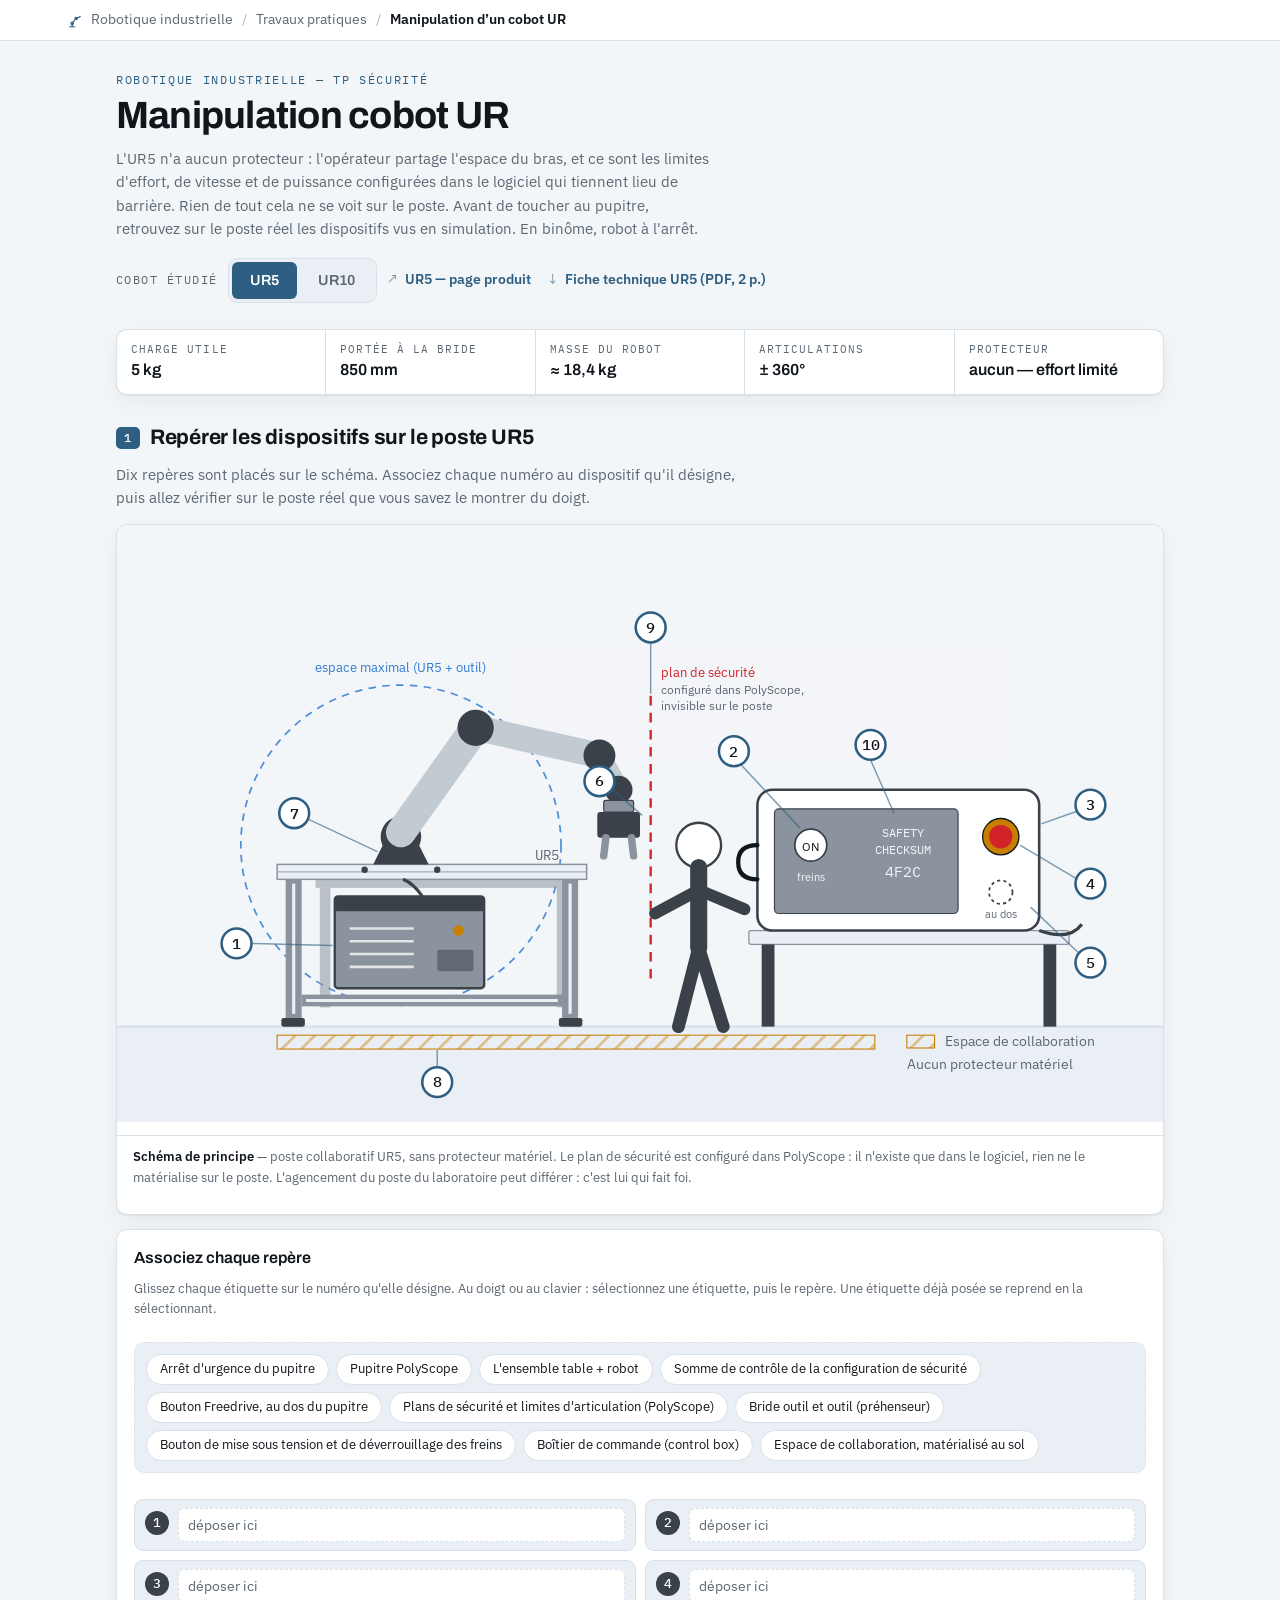
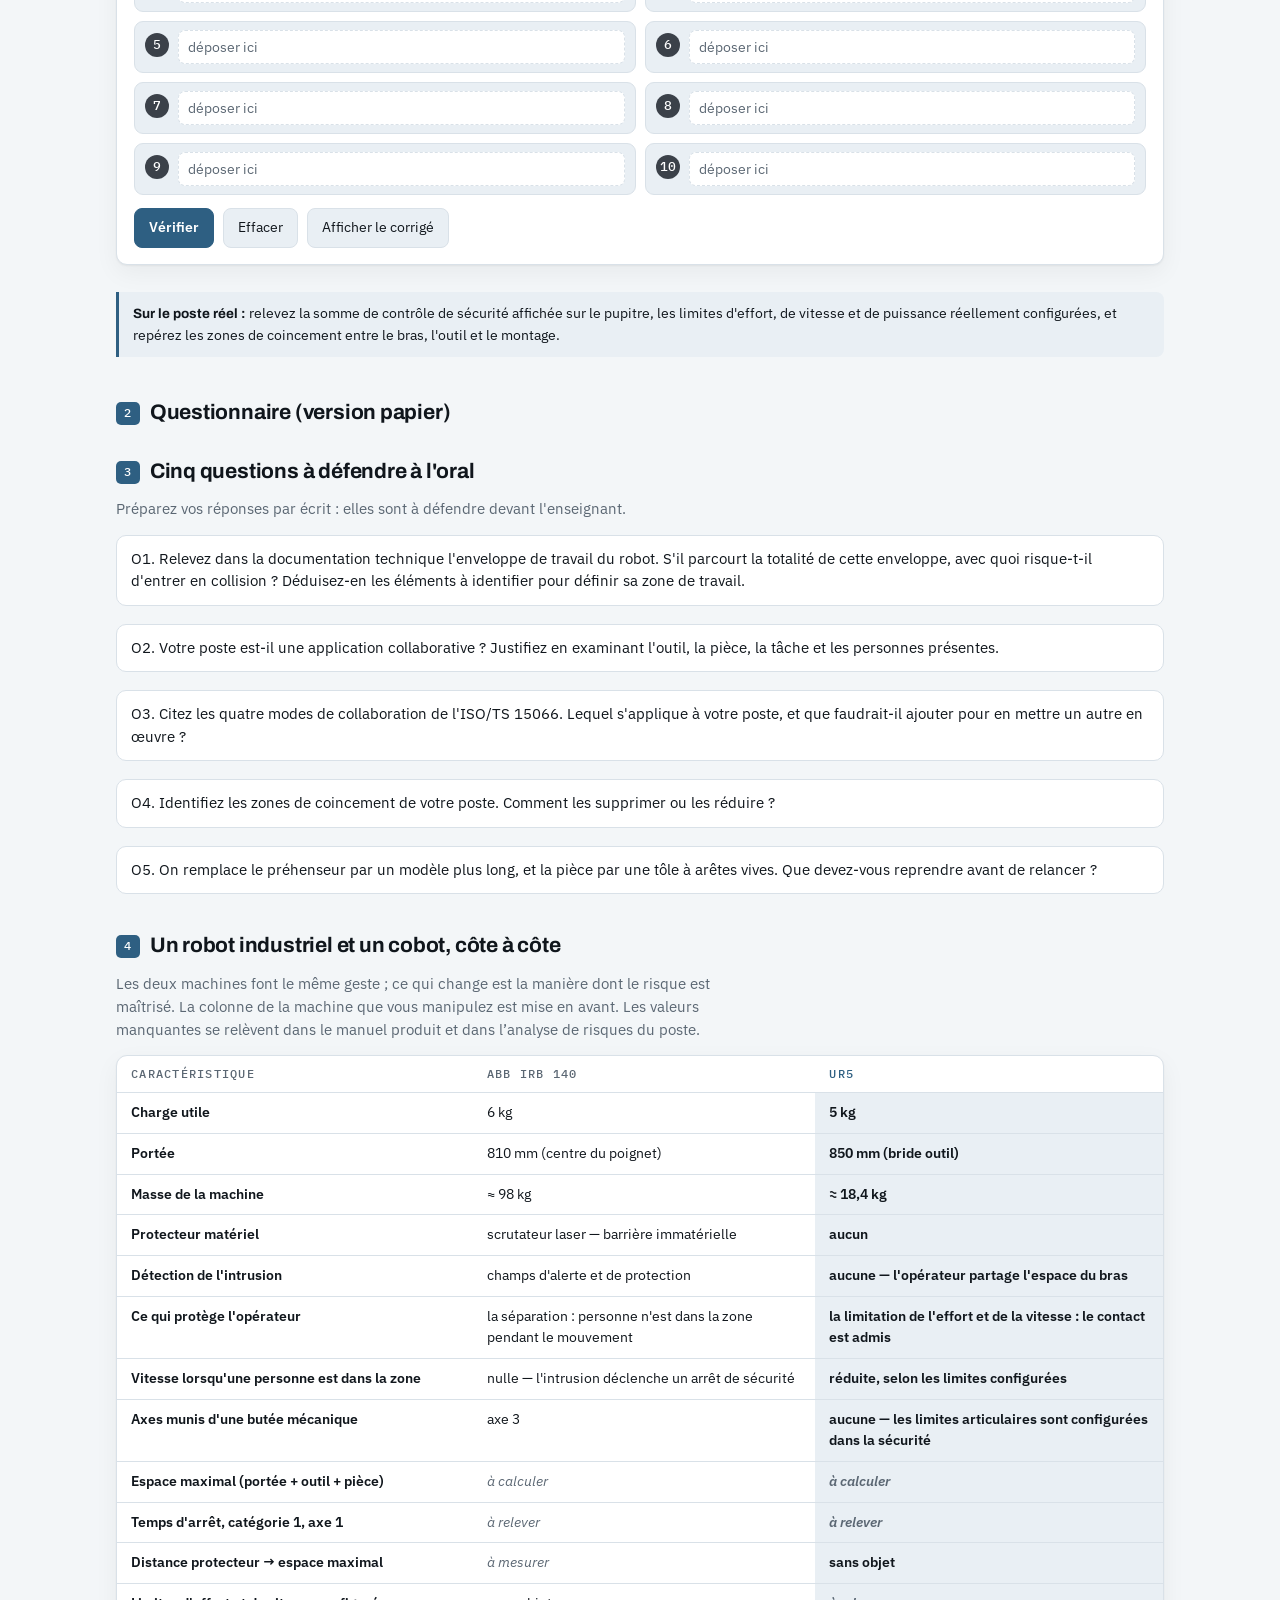
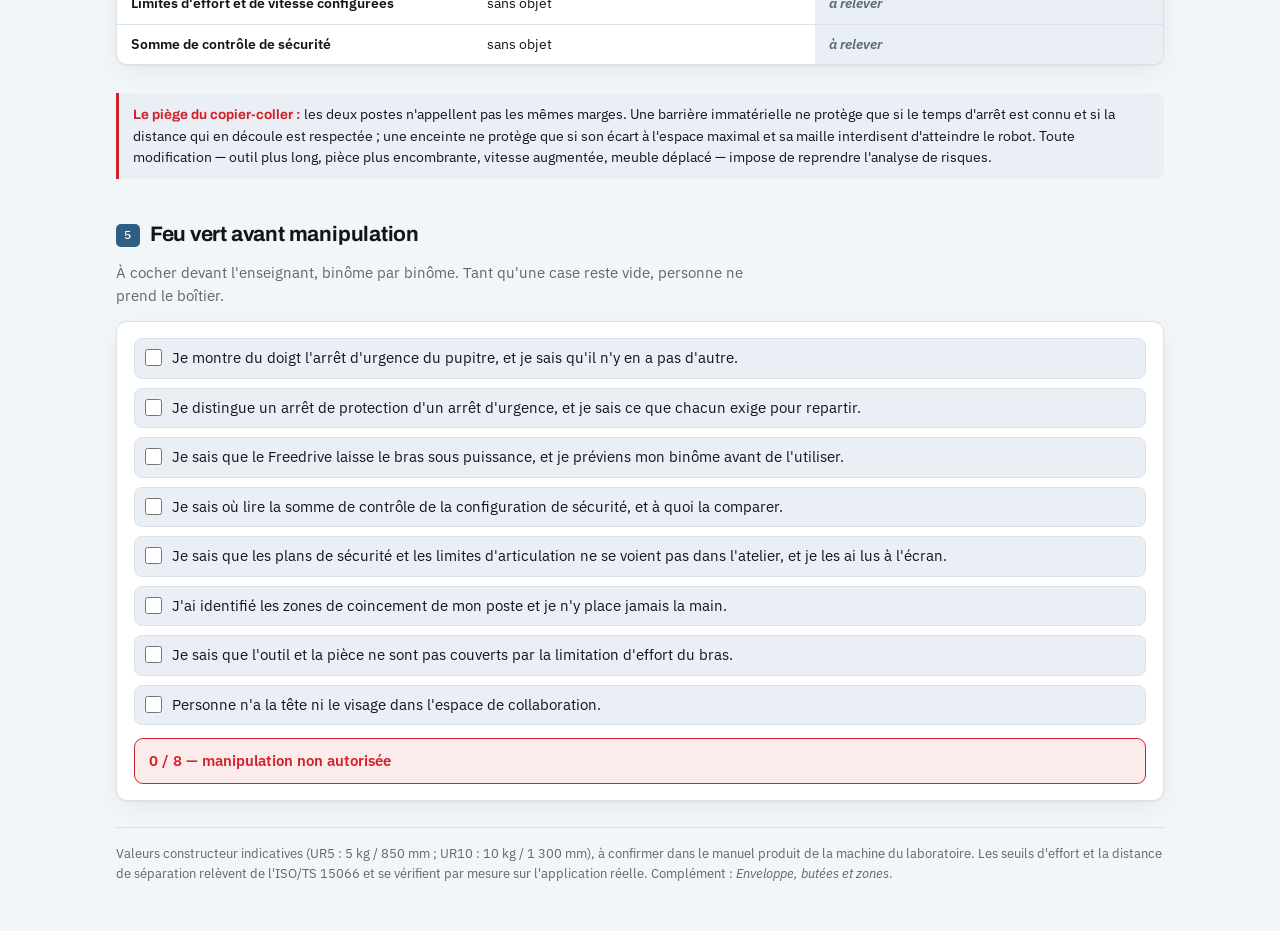
<file: tp/manipulation-cobot-ur/index.html>
<!doctype html>
<html lang="fr">
<head>
<meta charset="utf-8">
<meta name="viewport" content="width=device-width,initial-scale=1,viewport-fit=cover">
<title>Manipulation d’un cobot UR — Robotique industrielle</title>
<link rel="preconnect" href="https://fonts.gstatic.com" crossorigin>
<link rel="stylesheet" href="https://fonts.googleapis.com/css2?family=Archivo:wght@500;600;700&family=IBM+Plex+Mono:wght@400;500&family=IBM+Plex+Sans:wght@400;500;600&display=swap">
<style>
:root{
  --ground:#F3F6F8; --surface:#FFFFFF; --surface-2:#E9EFF4;
  --ink:#10161C; --muted:#5B6773; --line:#D9E1E8;
  --accent:#2E5F82; --blue:#2F7BD4; --green:#17A05E; --amber:#C87E00; --red:#D2232A;
  --robot:#C2CAD2; --metal:#8B949E; --dark:#3B4149;
  --fieldstop:rgba(210,35,42,.46); --fieldwarn:rgba(200,126,0,.44);
  --okbg:rgba(23,160,94,.10); --kobg:rgba(210,35,42,.09);
  --shadow:0 1px 2px rgba(16,22,28,.05),0 8px 24px rgba(16,22,28,.05);
}
@media (prefers-color-scheme:dark){
  :root:not([data-theme="light"]){
    --ground:#0D1218; --surface:#151B22; --surface-2:#1D242D;
    --ink:#E8EDF2; --muted:#94A1AE; --line:#29323C;
    --accent:#6AA3C8; --blue:#63A5EF; --green:#33C183; --amber:#F0A93B; --red:#F1564F;
    --robot:#AEB8C2; --metal:#98A2AD; --dark:#59626D;
    --fieldstop:rgba(241,86,79,.38); --fieldwarn:rgba(240,169,59,.34);
    --okbg:rgba(51,193,131,.13); --kobg:rgba(241,86,79,.13);
    --shadow:0 1px 2px rgba(0,0,0,.4),0 10px 30px rgba(0,0,0,.35);
  }
}
:root[data-theme="dark"]{
  --ground:#0D1218; --surface:#151B22; --surface-2:#1D242D;
  --ink:#E8EDF2; --muted:#94A1AE; --line:#29323C;
  --accent:#6AA3C8; --blue:#63A5EF; --green:#33C183; --amber:#F0A93B; --red:#F1564F;
  --robot:#AEB8C2; --metal:#98A2AD; --dark:#59626D;
  --fieldstop:rgba(241,86,79,.38); --fieldwarn:rgba(240,169,59,.34);
  --okbg:rgba(51,193,131,.13); --kobg:rgba(241,86,79,.13);
  --shadow:0 1px 2px rgba(0,0,0,.4),0 10px 30px rgba(0,0,0,.35);
}
*{box-sizing:border-box}
[hidden]{display:none!important}
body{margin:0;background:var(--ground);color:var(--ink);
  font-family:"IBM Plex Sans",-apple-system,Segoe UI,sans-serif;font-size:15px;line-height:1.55;
  -webkit-font-smoothing:antialiased}
.wrap{max-width:1080px;margin:0 auto;padding-inline:16px;padding-block:30px 48px;
  display:flex;flex-direction:column;gap:26px}
.eyebrow{font-family:"IBM Plex Mono",monospace;font-size:12px;letter-spacing:.14em;
  text-transform:uppercase;color:var(--accent);margin:0 0 6px}
h1{font-family:Archivo,sans-serif;font-weight:700;font-size:clamp(26px,4.4vw,38px);line-height:1.1;
  letter-spacing:-.02em;margin:0;text-wrap:balance}
.lede{color:var(--muted);max-width:66ch;margin:10px 0 0}
.switch{display:flex;align-items:center;gap:10px;flex-wrap:wrap;margin-top:18px}
.switch .lbl{font-family:"IBM Plex Mono",monospace;font-size:11.5px;letter-spacing:.13em;
  text-transform:uppercase;color:var(--muted)}
.seg{display:inline-flex;background:var(--surface-2);border:1px solid var(--line);
  border-radius:9px;padding:3px;gap:3px}
.seg button{font:inherit;font-family:Archivo,sans-serif;font-weight:600;font-size:14.5px;
  background:none;border:0;border-radius:6px;padding:7px 18px;color:var(--muted);cursor:pointer}
.seg button:hover{color:var(--ink)}
.seg button.on{background:var(--accent);color:#fff}
.seg button:focus-visible{outline:2px solid var(--accent);outline-offset:2px}
.switch .docs{display:inline-flex;align-items:center;gap:6px 16px;flex-wrap:wrap}
.switch .doc{display:inline-flex;align-items:center;gap:7px;font-size:14px;font-weight:600;
  color:var(--accent);text-decoration:none;border-bottom:1px solid transparent}
.switch .doc:hover{border-bottom-color:var(--accent)}
.switch .doc .fl{opacity:.65;font-weight:400}
.switch .doc:focus-visible{outline:2px solid var(--accent);outline-offset:3px;border-radius:3px}
.specs{display:grid;grid-template-columns:repeat(auto-fit,minmax(158px,1fr));gap:1px;
  background:var(--line);border:1px solid var(--line);border-radius:11px;overflow:hidden;
  box-shadow:var(--shadow);margin:0}
.specs div{background:var(--surface);padding:11px 14px 13px}
.specs dt{font-family:"IBM Plex Mono",monospace;font-size:10.5px;letter-spacing:.1em;
  text-transform:uppercase;color:var(--muted);margin:0 0 3px}
.specs dd{margin:0;font-family:Archivo,sans-serif;font-weight:600;font-size:16px;
  font-variant-numeric:tabular-nums;line-height:1.3}
.specs dd.soft{font-weight:500;font-size:14px;color:var(--muted);font-style:italic}
section{display:flex;flex-direction:column;gap:14px}
h2{font-family:Archivo,sans-serif;font-weight:700;font-size:21px;letter-spacing:-.01em;
  margin:0;display:flex;align-items:baseline;gap:10px;text-wrap:balance}
h2 .step{font-family:"IBM Plex Mono",monospace;font-size:12px;font-weight:500;color:#fff;
  background:var(--accent);border-radius:5px;padding:2px 8px;letter-spacing:.06em;
  position:relative;top:-2px;flex:none}
h3{margin:0;font-family:Archivo,sans-serif;font-weight:600;font-size:16px}
.sub{color:var(--muted);margin:-4px 0 0;max-width:72ch}
.card{background:var(--surface);border:1px solid var(--line);border-radius:11px;padding:16px 17px;
  box-shadow:var(--shadow);display:flex;flex-direction:column;gap:13px}
.figure{background:var(--surface);border:1px solid var(--line);border-radius:11px;
  box-shadow:var(--shadow);overflow:hidden}
.figure .svgbox{overflow-x:auto}
.figure svg{display:block;width:100%;min-width:660px;height:auto}
.figcap{border-top:1px solid var(--line);padding:11px 16px 13px;font-size:13px;color:var(--muted)}
.figcap b{color:var(--ink);font-weight:600}
.match{display:grid;grid-template-columns:repeat(2,minmax(0,1fr));gap:9px}
@media (max-width:760px){.match{grid-template-columns:minmax(0,1fr)}}
.mrow{display:flex;align-items:flex-start;gap:9px;border:1px solid var(--line);border-radius:9px;
  padding:8px 10px;background:var(--surface-2)}
.mrow .no{font-family:"IBM Plex Mono",monospace;font-size:12.5px;font-weight:500;color:#fff;
  background:var(--dark);border-radius:50%;width:24px;height:24px;flex:none;
  display:flex;align-items:center;justify-content:center;margin-top:3px}
.mrow .fld{flex:1;min-width:0;display:flex;flex-direction:column;gap:4px}
/* --- glisser-déposer du repérage --- */
.banque{display:flex;flex-wrap:wrap;gap:7px;padding:11px;margin:0 0 13px;min-height:56px;
  border:1px dashed var(--line);border-radius:10px;background:var(--surface-2);
  align-content:flex-start}
.banque.over{border-color:var(--accent);background:var(--surface)}
.banque .vide{margin:2px 4px;font-size:13px;color:var(--muted);font-style:italic}
.etq{font:inherit;font-size:13px;line-height:1.3;text-align:left;color:var(--ink);
  background:var(--surface);border:1px solid var(--line);border-radius:18px;
  padding:6px 13px;cursor:grab;touch-action:manipulation}
.etq:hover{border-color:var(--accent)}
.etq:focus-visible{outline:2px solid var(--accent);outline-offset:2px}
.etq.pris{border-color:var(--accent);background:var(--surface-2);cursor:grabbing}
.etq.vole{opacity:.4}
.slot{font:inherit;font-size:13.5px;line-height:1.35;width:100%;min-height:34px;text-align:left;
  color:var(--muted);background:var(--surface);border:1px dashed var(--line);border-radius:7px;
  padding:6px 9px;cursor:pointer;touch-action:manipulation}
.slot.plein{color:var(--ink);border-style:solid;cursor:grab}
.slot.over{border-color:var(--accent);background:var(--surface-2);color:var(--ink)}
.slot:focus-visible{outline:2px solid var(--accent);outline-offset:1px}
.mrow.viser .slot{border-color:var(--accent)}
.hint{font-size:12.5px;color:var(--muted);margin:-4px 0 11px}
.mrow .why{font-size:12.5px;line-height:1.4;color:var(--muted)}
.mrow.ok{border-color:var(--green);background:var(--okbg)}
.mrow.ok .no{background:var(--green)}
.mrow.ko{border-color:var(--red);background:var(--kobg)}
.mrow.ko .no{background:var(--red)}
.q{border-top:1px solid var(--line);padding-top:13px;display:flex;flex-direction:column;gap:8px}
.q:first-of-type{border-top:0;padding-top:0}
.q .ask{font-weight:600;display:flex;gap:9px;align-items:flex-start}
.q .ask .n{font-family:"IBM Plex Mono",monospace;font-size:12.5px;color:var(--accent);
  font-weight:500;flex:none;padding-top:2px}
.opts{display:flex;flex-direction:column;gap:5px;margin-left:30px}
.opt{display:flex;gap:9px;align-items:flex-start;font-size:14px;cursor:pointer;
  border:1px solid transparent;border-radius:7px;padding:5px 8px;line-height:1.45}
.opt:hover{background:var(--surface-2)}
.opt input{accent-color:var(--accent);margin:3px 0 0;flex:none}
.opt.good{border-color:var(--green);background:var(--okbg)}
.opt.bad{border-color:var(--red);background:var(--kobg)}
.expl{margin-left:30px;border-left:3px solid var(--accent);background:var(--surface-2);
  border-radius:0 8px 8px 0;padding:9px 13px;font-size:13.5px}
.btns{display:flex;gap:9px;flex-wrap:wrap;align-items:center}
button.act{font:inherit;font-size:14px;background:var(--surface-2);border:1px solid var(--line);
  border-radius:8px;padding:8px 14px;color:var(--ink);cursor:pointer}
button.act:hover{border-color:var(--muted)}
button.act.primary{background:var(--accent);border-color:var(--accent);color:#fff;font-weight:600}
button.act.primary:hover{filter:brightness(1.07)}
button.act:focus-visible{outline:2px solid var(--accent);outline-offset:2px}
.score{font-family:Archivo,sans-serif;font-weight:700;font-size:16px;font-variant-numeric:tabular-nums}
.score.ok{color:var(--green)} .score.mid{color:var(--amber)} .score.ko{color:var(--red)}
.tablebox{overflow-x:auto;border:1px solid var(--line);border-radius:11px;background:var(--surface);
  box-shadow:var(--shadow)}
table{border-collapse:collapse;width:100%;min-width:560px;font-size:14px}
th,td{text-align:left;padding:9px 14px;border-bottom:1px solid var(--line);vertical-align:top}
thead th{font-family:"IBM Plex Mono",monospace;font-size:11.5px;letter-spacing:.11em;
  text-transform:uppercase;color:var(--muted);font-weight:500}
thead th.here{color:var(--accent)}
tbody th{font-weight:600;color:var(--ink);width:34%}
tbody tr:last-child td,tbody tr:last-child th{border-bottom:0}
td{font-variant-numeric:tabular-nums}
td.here{background:var(--surface-2);font-weight:600}
td.fill{color:var(--muted);font-style:italic;font-variant-numeric:normal}
details{border:1px solid var(--line);border-radius:9px;background:var(--surface-2);
  padding:10px 13px}
summary{cursor:pointer;font-weight:600;font-size:14.5px;line-height:1.45}
summary::marker{color:var(--accent)}
summary:focus-visible{outline:2px solid var(--accent);outline-offset:2px;border-radius:4px}
details .ans{margin-top:9px;padding-top:9px;border-top:1px solid var(--line);font-size:14px;
  color:var(--muted)}
details .ans b{color:var(--ink);font-weight:600}
.openlist{display:flex;flex-direction:column;gap:9px}
.check{display:flex;gap:10px;align-items:flex-start;font-size:14.5px;cursor:pointer;
  padding:8px 10px;border-radius:8px;border:1px solid var(--line);background:var(--surface-2)}
.check input{accent-color:var(--green);width:17px;height:17px;margin:2px 0 0;flex:none}
.check:has(input:checked){border-color:var(--green);background:var(--okbg)}
.gate{border-radius:9px;padding:11px 14px;font-size:14.5px;font-weight:600;
  background:var(--kobg);border:1px solid var(--red);color:var(--red);margin:0}
.gate.go{background:var(--okbg);border-color:var(--green);color:var(--green)}
.note{border-left:3px solid var(--accent);background:var(--surface-2);border-radius:0 8px 8px 0;
  padding:11px 14px;font-size:13.5px}
.note b{font-family:Archivo,sans-serif}
.warn{border-left:3px solid var(--red);background:var(--surface-2);border-radius:0 8px 8px 0;
  padding:11px 14px;font-size:13.5px}
.warn b{color:var(--red);font-family:Archivo,sans-serif}
footer{color:var(--muted);font-size:12.5px;border-top:1px solid var(--line);padding-top:16px}
@media (prefers-reduced-motion:reduce){*{transition:none!important}}

.openlist .oq{background:var(--surface);border:1px solid var(--line);border-radius:10px;
  padding:12px 14px;margin:0 0 9px;font-size:14.5px}

/* --- fil d'Ariane ajouté pour l'intégration au site --- */
.crumb{border-bottom:1px solid var(--line);background:var(--surface);font-size:14px}
.crumb .in{max-width:1180px;margin:0 auto;padding:9px 16px;display:flex;align-items:center;
  gap:9px;color:var(--muted);flex-wrap:wrap}
.crumb a{text-decoration:none;color:var(--muted);display:inline-flex;align-items:center;gap:7px}
.crumb a:hover{color:var(--ink)}
.crumb a:focus-visible{outline:2px solid var(--accent);outline-offset:2px;border-radius:4px}
.crumb svg{display:block;width:18px;height:18px;color:var(--accent)}
.crumb .sep{opacity:.45}
.crumb b{color:var(--ink);font-weight:600}
</style>
</head>
<body>
<div class="crumb"><div class="in"><a href="../../index.html"><svg viewBox="0 0 48 48" fill="none" stroke="currentColor" stroke-width="3" stroke-linecap="round" stroke-linejoin="round" aria-hidden="true"><path d="M10 42h13"/><path d="M16.5 42V33"/><path d="M16.5 33 L27 20"/><path d="M27 20 L38 15"/><circle cx="16.5" cy="33" r="3.2"/><circle cx="27" cy="20" r="3.2"/></svg> Robotique industrielle</a><span class="sep">/</span><a href="../index.html">Travaux pratiques</a><span class="sep">/</span><b>Manipulation d’un cobot UR</b></div></div>
<div class="wrap">
  <header>
    <p class="eyebrow">Robotique industrielle — TP sécurité</p>
    <h1>Manipulation cobot UR</h1>
    <p class="lede" id="lede"></p>
    <div class="switch">
      <span class="lbl">Cobot étudié</span>
      <div class="seg" role="group" aria-label="Cobot étudié">
        <button type="button" id="b140" aria-pressed="true">UR5</button>
        <button type="button" id="b6620" aria-pressed="false">UR10</button>
      </div>
      <span class="docs" id="docs"></span>
    </div>
  </header>

  <dl class="specs" id="specs"></dl>

  <section>
    <h2><span class="step">1</span> <span id="t1"></span></h2>
    <p class="sub">Dix repères sont placés sur le schéma. Associez chaque numéro au dispositif
      qu'il désigne, puis allez vérifier sur le poste réel que vous savez le montrer du
      doigt.</p>
    <div class="figure">
      <div class="svgbox" id="fig140"><svg viewBox="0 0 980 560" role="img" xmlns="http://www.w3.org/2000/svg"
     aria-label="Schéma d'un poste collaboratif Universal Robots tel qu'il est installé en salle : le bras est boulonné sur la platine d'un socle en profilé aluminium, qui abrite le boîtier de commande. Aucun protecteur ne sépare l'opérateur du robot. Une table voisine porte le pupitre PolyScope, avec son arrêt d'urgence. Un plan de sécurité configuré dans le logiciel est figuré en pointillés, l'espace de collaboration est matérialisé au sol. Dix repères numérotés désignent les dispositifs de sécurité.">
  <defs>
    <pattern id="ccollab" width="13" height="13" patternTransform="rotate(45)"
             patternUnits="userSpaceOnUse">
      <line x1="0" y1="0" x2="0" y2="13" stroke="var(--fieldwarn)" stroke-width="5"/>
    </pattern>
  </defs>
  <rect x="0" y="0" width="980" height="560" fill="var(--ground)"/>
  <rect x="0" y="470" width="980" height="90" fill="var(--surface-2)"/>
  <line x1="0" y1="470" x2="980" y2="470" stroke="var(--line)" stroke-width="2"/>

  <!-- espace de collaboration, matérialisé au sol -->
  <rect x="150" y="478" width="560" height="13" fill="url(#ccollab)"
        stroke="var(--amber)" stroke-width="1"/>
  <g font-family="IBM Plex Sans, sans-serif" font-size="13" fill="var(--muted)">
    <rect x="740" y="478" width="26" height="12" fill="url(#ccollab)"
          stroke="var(--amber)" stroke-width="1"/>
    <text x="776" y="488">Espace de collaboration</text>
    <text x="740" y="510">Aucun protecteur matériel</text>
  </g>

  <!-- espace maximal : le bras plus son outil -->
  <circle cx="266" cy="300" r="150" fill="none" stroke="var(--blue)" stroke-width="1.6"
          stroke-dasharray="7 6" opacity=".85"/>
  <text x="266" y="138" font-size="12" fill="var(--blue)" text-anchor="middle"
        font-family="IBM Plex Sans, sans-serif">espace maximal (UR5 + outil)</text>

  <!-- plan de sécurité : il n'existe que dans la configuration -->
  <line x1="500" y1="160" x2="500" y2="430" stroke="var(--red)" stroke-width="2.2"
        stroke-dasharray="9 7"/>
  <text x="510" y="142" font-size="12" fill="var(--red)"
        font-family="IBM Plex Sans, sans-serif">plan de sécurité</text>
  <text x="510" y="158" font-size="11" fill="var(--muted)"
        font-family="IBM Plex Sans, sans-serif">configuré dans PolyScope,</text>
  <text x="510" y="173" font-size="11" fill="var(--muted)"
        font-family="IBM Plex Sans, sans-serif">invisible sur le poste</text>

  <!-- socle en profilé aluminium : platine, montants, traverse, pieds réglables -->
  <rect x="186" y="330" width="240" height="10" fill="var(--metal)" opacity=".55"/>
  <rect x="190" y="340" width="10" height="112" fill="var(--metal)" opacity=".55"/>
  <rect x="412" y="340" width="10" height="112" fill="var(--metal)" opacity=".55"/>
  <rect x="150" y="318" width="290" height="14" fill="var(--surface-2)"
        stroke="var(--metal)" stroke-width="1.4"/>
  <line x1="150" y1="325" x2="440" y2="325" stroke="var(--metal)" stroke-width="1"
        opacity=".7"/>
  <rect x="158" y="332" width="15" height="130" fill="var(--metal)"/>
  <line x1="165.5" y1="336" x2="165.5" y2="458" stroke="var(--surface-2)" stroke-width="3"/>
  <rect x="417" y="332" width="15" height="130" fill="var(--metal)"/>
  <line x1="424.5" y1="336" x2="424.5" y2="458" stroke="var(--surface-2)" stroke-width="3"/>
  <rect x="173" y="440" width="244" height="11" fill="var(--metal)"/>
  <line x1="177" y1="445.5" x2="413" y2="445.5" stroke="var(--surface-2)" stroke-width="3"/>
  <rect x="154" y="462" width="22" height="8" rx="2" fill="var(--dark)"/>
  <rect x="414" y="462" width="22" height="8" rx="2" fill="var(--dark)"/>

  <!-- boîtier de commande, logé dans le socle -->
  <rect x="204" y="348" width="140" height="86" rx="3" fill="var(--metal)"
        stroke="var(--dark)" stroke-width="2.2"/>
  <rect x="204" y="348" width="140" height="14" rx="3" fill="var(--dark)"/>
  <g stroke="var(--surface)" stroke-width="2.4" opacity=".75">
    <line x1="218" y1="378" x2="278" y2="378"/><line x1="218" y1="390" x2="278" y2="390"/>
    <line x1="218" y1="402" x2="278" y2="402"/><line x1="218" y1="414" x2="278" y2="414"/>
  </g>
  <circle cx="320" cy="380" r="5" fill="var(--amber)"/>
  <rect x="300" y="398" width="34" height="20" rx="2" fill="var(--dark)" opacity=".5"/>
  <path d="M286 348 q-8 -12 -18 -16" fill="none" stroke="var(--dark)" stroke-width="3"/>

  <!-- bras : tubes aluminium, carters d'articulation sombres -->
  <path d="M240 318 L250 298 L282 298 L292 318 Z" fill="var(--dark)"/>
  <g fill="var(--dark)"><circle cx="232" cy="323" r="3"/><circle cx="300" cy="323" r="3"/></g>
  <circle cx="266" cy="292" r="19" fill="var(--dark)"/>
  <g stroke-linecap="round">
    <line x1="266" y1="288" x2="336" y2="190" stroke="var(--robot)" stroke-width="28"/>
    <line x1="336" y1="190" x2="452" y2="216" stroke="var(--robot)" stroke-width="24"/>
    <line x1="452" y1="216" x2="470" y2="248" stroke="var(--robot)" stroke-width="20"/>
  </g>
  <circle cx="336" cy="190" r="17" fill="var(--dark)"/>
  <circle cx="452" cy="216" r="15" fill="var(--dark)"/>
  <circle cx="470" cy="248" r="13" fill="var(--dark)"/>
  <text x="392" y="314" font-size="13" fill="var(--muted)"
        font-family="IBM Plex Mono, monospace">UR5</text>

  <!-- bride outil et préhenseur -->
  <rect x="456" y="258" width="28" height="11" rx="2" fill="var(--metal)"
        stroke="var(--dark)" stroke-width="1.1"/>
  <rect x="450" y="269" width="40" height="24" rx="3" fill="var(--dark)"/>
  <path d="M458 293 L456 310 M482 293 L484 310" stroke="var(--metal)" stroke-width="7"
        stroke-linecap="round" fill="none"/>

  <!-- opérateur : il partage l'espace, rien ne l'en empêche -->
  <circle cx="545" cy="300" r="21" fill="var(--surface)" stroke="var(--dark)" stroke-width="2.2"/>
  <path d="M545 321 L545 396" stroke="var(--dark)" stroke-width="16" stroke-linecap="round"/>
  <path d="M545 342 L504 364" stroke="var(--dark)" stroke-width="11" stroke-linecap="round"/>
  <path d="M545 342 L588 360" stroke="var(--dark)" stroke-width="11" stroke-linecap="round"/>
  <path d="M545 396 L526 470 M545 396 L568 470" fill="none" stroke="var(--dark)"
        stroke-width="12" stroke-linecap="round"/>

  <!-- table voisine : c'est là qu'est posé le pupitre -->
  <rect x="592" y="380" width="300" height="13" rx="2" fill="var(--surface-2)"
        stroke="var(--metal)" stroke-width="1.2"/>
  <rect x="604" y="393" width="12" height="77" fill="var(--dark)"/>
  <rect x="868" y="393" width="12" height="77" fill="var(--dark)"/>

  <!-- pupitre PolyScope, agrandi pour que ses organes soient repérables -->
  <rect x="600" y="248" width="264" height="132" rx="14" fill="var(--surface)"
        stroke="var(--dark)" stroke-width="2.4"/>
  <rect x="616" y="266" width="172" height="98" rx="4" fill="var(--metal)"
        stroke="var(--dark)" stroke-width="1.1"/>
  <circle cx="650" cy="300" r="15" fill="var(--surface)" stroke="var(--dark)" stroke-width="1.6"/>
  <text x="650" y="305" font-size="11" fill="var(--ink)" text-anchor="middle"
        font-family="IBM Plex Sans, sans-serif">ON</text>
  <text x="650" y="334" font-size="10" fill="var(--ground)" text-anchor="middle"
        font-family="IBM Plex Sans, sans-serif">freins</text>
  <text x="736" y="292" font-size="11" fill="var(--ground)" text-anchor="middle"
        font-family="IBM Plex Mono, monospace">SAFETY</text>
  <text x="736" y="308" font-size="11" fill="var(--ground)" text-anchor="middle"
        font-family="IBM Plex Mono, monospace">CHECKSUM</text>
  <text x="736" y="330" font-size="14" fill="var(--ground)" text-anchor="middle"
        font-family="IBM Plex Mono, monospace">4F2C</text>
  <circle cx="828" cy="292" r="17" fill="var(--amber)" stroke="var(--ink)" stroke-width="1.2"/>
  <circle cx="828" cy="292" r="11" fill="var(--red)"/>
  <circle cx="828" cy="344" r="11" fill="none" stroke="var(--dark)" stroke-width="1.6"
          stroke-dasharray="3 3"/>
  <text x="828" y="368" font-size="10" fill="var(--muted)" text-anchor="middle"
        font-family="IBM Plex Sans, sans-serif">au dos</text>
  <path d="M600 300 q-18 0 -18 16 q0 16 18 16" fill="none" stroke="var(--ink)"
        stroke-width="4" stroke-linecap="round"/>
  <path d="M864 380 q28 10 40 -6" fill="none" stroke="var(--dark)" stroke-width="3"/>
  <g stroke="var(--accent)" stroke-width="1.4" opacity=".6"><line x1="126" y1="392" x2="202" y2="394"/><line x1="584" y1="224" x2="640" y2="284"/><line x1="900" y1="268" x2="866" y2="280"/><line x1="900" y1="332" x2="846" y2="300"/><line x1="902" y1="402" x2="856" y2="358"/><line x1="462" y1="246" x2="492" y2="272"/><line x1="180" y1="276" x2="244" y2="306"/><line x1="300" y1="508" x2="300" y2="492"/><line x1="500" y1="110" x2="500" y2="158"/><line x1="706" y1="220" x2="728" y2="270"/></g>
  <g font-family="IBM Plex Mono, monospace" font-size="14" font-weight="500" text-anchor="middle"><g><circle cx="112" cy="392" r="14" fill="var(--surface)" stroke="var(--accent)" stroke-width="2.4"/><text x="112" y="397" fill="var(--ink)">1</text></g><g><circle cx="578" cy="212" r="14" fill="var(--surface)" stroke="var(--accent)" stroke-width="2.4"/><text x="578" y="217" fill="var(--ink)">2</text></g><g><circle cx="912" cy="262" r="14" fill="var(--surface)" stroke="var(--accent)" stroke-width="2.4"/><text x="912" y="267" fill="var(--ink)">3</text></g><g><circle cx="912" cy="336" r="14" fill="var(--surface)" stroke="var(--accent)" stroke-width="2.4"/><text x="912" y="341" fill="var(--ink)">4</text></g><g><circle cx="912" cy="410" r="14" fill="var(--surface)" stroke="var(--accent)" stroke-width="2.4"/><text x="912" y="415" fill="var(--ink)">5</text></g><g><circle cx="452" cy="240" r="14" fill="var(--surface)" stroke="var(--accent)" stroke-width="2.4"/><text x="452" y="245" fill="var(--ink)">6</text></g><g><circle cx="166" cy="270" r="14" fill="var(--surface)" stroke="var(--accent)" stroke-width="2.4"/><text x="166" y="275" fill="var(--ink)">7</text></g><g><circle cx="300" cy="522" r="14" fill="var(--surface)" stroke="var(--accent)" stroke-width="2.4"/><text x="300" y="527" fill="var(--ink)">8</text></g><g><circle cx="500" cy="96" r="14" fill="var(--surface)" stroke="var(--accent)" stroke-width="2.4"/><text x="500" y="101" fill="var(--ink)">9</text></g><g><circle cx="706" cy="206" r="14" fill="var(--surface)" stroke="var(--accent)" stroke-width="2.4"/><text x="706" y="211" fill="var(--ink)">10</text></g></g>
</svg></div>
      <div class="svgbox" id="fig6620" hidden><svg viewBox="0 0 980 560" role="img" xmlns="http://www.w3.org/2000/svg"
     aria-label="Schéma d'un poste collaboratif Universal Robots tel qu'il est installé en salle : le bras est boulonné sur la platine d'un socle en profilé aluminium, qui abrite le boîtier de commande. Aucun protecteur ne sépare l'opérateur du robot. Une table voisine porte le pupitre PolyScope, avec son arrêt d'urgence. Un plan de sécurité configuré dans le logiciel est figuré en pointillés, l'espace de collaboration est matérialisé au sol. Dix repères numérotés désignent les dispositifs de sécurité.">
  <defs>
    <pattern id="dcollab" width="13" height="13" patternTransform="rotate(45)"
             patternUnits="userSpaceOnUse">
      <line x1="0" y1="0" x2="0" y2="13" stroke="var(--fieldwarn)" stroke-width="5"/>
    </pattern>
  </defs>
  <rect x="0" y="0" width="980" height="560" fill="var(--ground)"/>
  <rect x="0" y="470" width="980" height="90" fill="var(--surface-2)"/>
  <line x1="0" y1="470" x2="980" y2="470" stroke="var(--line)" stroke-width="2"/>

  <!-- espace de collaboration, matérialisé au sol -->
  <rect x="150" y="478" width="560" height="13" fill="url(#dcollab)"
        stroke="var(--amber)" stroke-width="1"/>
  <g font-family="IBM Plex Sans, sans-serif" font-size="13" fill="var(--muted)">
    <rect x="740" y="478" width="26" height="12" fill="url(#dcollab)"
          stroke="var(--amber)" stroke-width="1"/>
    <text x="776" y="488">Espace de collaboration</text>
    <text x="740" y="510">Aucun protecteur matériel</text>
  </g>

  <!-- espace maximal : le bras plus son outil -->
  <circle cx="266" cy="300" r="210" fill="none" stroke="var(--blue)" stroke-width="1.6"
          stroke-dasharray="7 6" opacity=".85"/>
  <text x="266" y="78" font-size="12" fill="var(--blue)" text-anchor="middle"
        font-family="IBM Plex Sans, sans-serif">espace maximal (UR10 + outil)</text>

  <!-- plan de sécurité : il n'existe que dans la configuration -->
  <line x1="500" y1="160" x2="500" y2="430" stroke="var(--red)" stroke-width="2.2"
        stroke-dasharray="9 7"/>
  <text x="510" y="142" font-size="12" fill="var(--red)"
        font-family="IBM Plex Sans, sans-serif">plan de sécurité</text>
  <text x="510" y="158" font-size="11" fill="var(--muted)"
        font-family="IBM Plex Sans, sans-serif">configuré dans PolyScope,</text>
  <text x="510" y="173" font-size="11" fill="var(--muted)"
        font-family="IBM Plex Sans, sans-serif">invisible sur le poste</text>

  <!-- socle en profilé aluminium : platine, montants, traverse, pieds réglables -->
  <rect x="186" y="330" width="240" height="10" fill="var(--metal)" opacity=".55"/>
  <rect x="190" y="340" width="10" height="112" fill="var(--metal)" opacity=".55"/>
  <rect x="412" y="340" width="10" height="112" fill="var(--metal)" opacity=".55"/>
  <rect x="150" y="318" width="290" height="14" fill="var(--surface-2)"
        stroke="var(--metal)" stroke-width="1.4"/>
  <line x1="150" y1="325" x2="440" y2="325" stroke="var(--metal)" stroke-width="1"
        opacity=".7"/>
  <rect x="158" y="332" width="15" height="130" fill="var(--metal)"/>
  <line x1="165.5" y1="336" x2="165.5" y2="458" stroke="var(--surface-2)" stroke-width="3"/>
  <rect x="417" y="332" width="15" height="130" fill="var(--metal)"/>
  <line x1="424.5" y1="336" x2="424.5" y2="458" stroke="var(--surface-2)" stroke-width="3"/>
  <rect x="173" y="440" width="244" height="11" fill="var(--metal)"/>
  <line x1="177" y1="445.5" x2="413" y2="445.5" stroke="var(--surface-2)" stroke-width="3"/>
  <rect x="154" y="462" width="22" height="8" rx="2" fill="var(--dark)"/>
  <rect x="414" y="462" width="22" height="8" rx="2" fill="var(--dark)"/>

  <!-- boîtier de commande, logé dans le socle -->
  <rect x="204" y="348" width="140" height="86" rx="3" fill="var(--metal)"
        stroke="var(--dark)" stroke-width="2.2"/>
  <rect x="204" y="348" width="140" height="14" rx="3" fill="var(--dark)"/>
  <g stroke="var(--surface)" stroke-width="2.4" opacity=".75">
    <line x1="218" y1="378" x2="278" y2="378"/><line x1="218" y1="390" x2="278" y2="390"/>
    <line x1="218" y1="402" x2="278" y2="402"/><line x1="218" y1="414" x2="278" y2="414"/>
  </g>
  <circle cx="320" cy="380" r="5" fill="var(--amber)"/>
  <rect x="300" y="398" width="34" height="20" rx="2" fill="var(--dark)" opacity=".5"/>
  <path d="M286 348 q-8 -12 -18 -16" fill="none" stroke="var(--dark)" stroke-width="3"/>

  <!-- bras : tubes aluminium, carters d'articulation sombres -->
  <path d="M240 318 L250 298 L282 298 L292 318 Z" fill="var(--dark)"/>
  <g fill="var(--dark)"><circle cx="232" cy="323" r="3"/><circle cx="300" cy="323" r="3"/></g>
  <circle cx="266" cy="292" r="19" fill="var(--dark)"/>
  <g stroke-linecap="round">
    <line x1="266" y1="288" x2="336" y2="190" stroke="var(--robot)" stroke-width="28"/>
    <line x1="336" y1="190" x2="452" y2="216" stroke="var(--robot)" stroke-width="24"/>
    <line x1="452" y1="216" x2="470" y2="248" stroke="var(--robot)" stroke-width="20"/>
  </g>
  <circle cx="336" cy="190" r="17" fill="var(--dark)"/>
  <circle cx="452" cy="216" r="15" fill="var(--dark)"/>
  <circle cx="470" cy="248" r="13" fill="var(--dark)"/>
  <text x="392" y="314" font-size="13" fill="var(--muted)"
        font-family="IBM Plex Mono, monospace">UR10</text>

  <!-- bride outil et préhenseur -->
  <rect x="456" y="258" width="28" height="11" rx="2" fill="var(--metal)"
        stroke="var(--dark)" stroke-width="1.1"/>
  <rect x="450" y="269" width="40" height="24" rx="3" fill="var(--dark)"/>
  <path d="M458 293 L456 310 M482 293 L484 310" stroke="var(--metal)" stroke-width="7"
        stroke-linecap="round" fill="none"/>

  <!-- opérateur : il partage l'espace, rien ne l'en empêche -->
  <circle cx="545" cy="300" r="21" fill="var(--surface)" stroke="var(--dark)" stroke-width="2.2"/>
  <path d="M545 321 L545 396" stroke="var(--dark)" stroke-width="16" stroke-linecap="round"/>
  <path d="M545 342 L504 364" stroke="var(--dark)" stroke-width="11" stroke-linecap="round"/>
  <path d="M545 342 L588 360" stroke="var(--dark)" stroke-width="11" stroke-linecap="round"/>
  <path d="M545 396 L526 470 M545 396 L568 470" fill="none" stroke="var(--dark)"
        stroke-width="12" stroke-linecap="round"/>

  <!-- table voisine : c'est là qu'est posé le pupitre -->
  <rect x="592" y="380" width="300" height="13" rx="2" fill="var(--surface-2)"
        stroke="var(--metal)" stroke-width="1.2"/>
  <rect x="604" y="393" width="12" height="77" fill="var(--dark)"/>
  <rect x="868" y="393" width="12" height="77" fill="var(--dark)"/>

  <!-- pupitre PolyScope, agrandi pour que ses organes soient repérables -->
  <rect x="600" y="248" width="264" height="132" rx="14" fill="var(--surface)"
        stroke="var(--dark)" stroke-width="2.4"/>
  <rect x="616" y="266" width="172" height="98" rx="4" fill="var(--metal)"
        stroke="var(--dark)" stroke-width="1.1"/>
  <circle cx="650" cy="300" r="15" fill="var(--surface)" stroke="var(--dark)" stroke-width="1.6"/>
  <text x="650" y="305" font-size="11" fill="var(--ink)" text-anchor="middle"
        font-family="IBM Plex Sans, sans-serif">ON</text>
  <text x="650" y="334" font-size="10" fill="var(--ground)" text-anchor="middle"
        font-family="IBM Plex Sans, sans-serif">freins</text>
  <text x="736" y="292" font-size="11" fill="var(--ground)" text-anchor="middle"
        font-family="IBM Plex Mono, monospace">SAFETY</text>
  <text x="736" y="308" font-size="11" fill="var(--ground)" text-anchor="middle"
        font-family="IBM Plex Mono, monospace">CHECKSUM</text>
  <text x="736" y="330" font-size="14" fill="var(--ground)" text-anchor="middle"
        font-family="IBM Plex Mono, monospace">4F2C</text>
  <circle cx="828" cy="292" r="17" fill="var(--amber)" stroke="var(--ink)" stroke-width="1.2"/>
  <circle cx="828" cy="292" r="11" fill="var(--red)"/>
  <circle cx="828" cy="344" r="11" fill="none" stroke="var(--dark)" stroke-width="1.6"
          stroke-dasharray="3 3"/>
  <text x="828" y="368" font-size="10" fill="var(--muted)" text-anchor="middle"
        font-family="IBM Plex Sans, sans-serif">au dos</text>
  <path d="M600 300 q-18 0 -18 16 q0 16 18 16" fill="none" stroke="var(--ink)"
        stroke-width="4" stroke-linecap="round"/>
  <path d="M864 380 q28 10 40 -6" fill="none" stroke="var(--dark)" stroke-width="3"/>
  <g stroke="var(--accent)" stroke-width="1.4" opacity=".6"><line x1="126" y1="392" x2="202" y2="394"/><line x1="584" y1="224" x2="640" y2="284"/><line x1="900" y1="268" x2="866" y2="280"/><line x1="900" y1="332" x2="846" y2="300"/><line x1="902" y1="402" x2="856" y2="358"/><line x1="462" y1="246" x2="492" y2="272"/><line x1="180" y1="276" x2="244" y2="306"/><line x1="300" y1="508" x2="300" y2="492"/><line x1="500" y1="110" x2="500" y2="158"/><line x1="706" y1="220" x2="728" y2="270"/></g>
  <g font-family="IBM Plex Mono, monospace" font-size="14" font-weight="500" text-anchor="middle"><g><circle cx="112" cy="392" r="14" fill="var(--surface)" stroke="var(--accent)" stroke-width="2.4"/><text x="112" y="397" fill="var(--ink)">1</text></g><g><circle cx="578" cy="212" r="14" fill="var(--surface)" stroke="var(--accent)" stroke-width="2.4"/><text x="578" y="217" fill="var(--ink)">2</text></g><g><circle cx="912" cy="262" r="14" fill="var(--surface)" stroke="var(--accent)" stroke-width="2.4"/><text x="912" y="267" fill="var(--ink)">3</text></g><g><circle cx="912" cy="336" r="14" fill="var(--surface)" stroke="var(--accent)" stroke-width="2.4"/><text x="912" y="341" fill="var(--ink)">4</text></g><g><circle cx="912" cy="410" r="14" fill="var(--surface)" stroke="var(--accent)" stroke-width="2.4"/><text x="912" y="415" fill="var(--ink)">5</text></g><g><circle cx="452" cy="240" r="14" fill="var(--surface)" stroke="var(--accent)" stroke-width="2.4"/><text x="452" y="245" fill="var(--ink)">6</text></g><g><circle cx="166" cy="270" r="14" fill="var(--surface)" stroke="var(--accent)" stroke-width="2.4"/><text x="166" y="275" fill="var(--ink)">7</text></g><g><circle cx="300" cy="522" r="14" fill="var(--surface)" stroke="var(--accent)" stroke-width="2.4"/><text x="300" y="527" fill="var(--ink)">8</text></g><g><circle cx="500" cy="96" r="14" fill="var(--surface)" stroke="var(--accent)" stroke-width="2.4"/><text x="500" y="101" fill="var(--ink)">9</text></g><g><circle cx="706" cy="206" r="14" fill="var(--surface)" stroke="var(--accent)" stroke-width="2.4"/><text x="706" y="211" fill="var(--ink)">10</text></g></g>
</svg></div>
      <p class="figcap" id="figcap"></p>
    </div>
    <div class="card">
      <h3>Associez chaque repère</h3>
      <p class="hint">Glissez chaque étiquette sur le numéro qu'elle désigne. Au doigt ou au
        clavier : sélectionnez une étiquette, puis le repère. Une étiquette déjà posée se
        reprend en la sélectionnant.</p>
      <div class="banque" id="banque" aria-label="Étiquettes à placer"></div>
      <div class="match" id="match"></div>
      <div class="btns">
        <button type="button" class="act primary" id="m-check">Vérifier</button>
        <button type="button" class="act" id="m-reset">Effacer</button>
        <button type="button" class="act" id="m-show">Afficher le corrigé</button>
        <span class="score" id="m-score" hidden></span>
      </div>
    </div>
    <p class="note" id="apres"></p>
  </section>

  <section>
    <h2><span class="step">2</span> Questionnaire (version papier)</h2>
  </section>

  <section>
    <h2><span class="step">3</span> Cinq questions à défendre à l'oral</h2>
    <p class="sub">Préparez vos réponses par écrit : elles sont à défendre devant l'enseignant.</p>
    <div class="openlist" id="open"></div>
  </section>

  <section>
    <h2><span class="step">4</span> Un robot industriel et un cobot, côte à côte</h2>
    <p class="sub">Les deux machines font le même geste ; ce qui change est la manière dont le risque est maîtrisé. La colonne de la machine que vous manipulez est mise en avant. Les valeurs manquantes se relèvent dans le manuel produit et dans l’analyse de risques du poste.</p>
    <div class="tablebox">
      <table>
        <thead><tr><th scope="col">Caractéristique</th>
          <th scope="col" id="th140"></th>
          <th scope="col" id="th6620"></th></tr></thead>
        <tbody id="cmp"></tbody>
      </table>
    </div>
    <p class="warn"><b>Le piège du copier-coller :</b> les deux postes n'appellent pas les mêmes
      marges. Une barrière immatérielle ne protège que si le temps d'arrêt est connu et si la
      distance qui en découle est respectée ; une enceinte ne protège que si son écart à l'espace
      maximal et sa maille interdisent d'atteindre le robot. Toute modification — outil plus long,
      pièce plus encombrante, vitesse augmentée, meuble déplacé — impose de reprendre l'analyse
      de risques.</p>
  </section>

  <section>
    <h2><span class="step">5</span> Feu vert avant manipulation</h2>
    <p class="sub">À cocher devant l'enseignant, binôme par binôme. Tant qu'une case reste vide,
      personne ne prend le boîtier.</p>
    <div class="card">
      <div id="golist" style="display:flex;flex-direction:column;gap:9px"></div>
      <p class="gate" id="gate"></p>
    </div>
  </section>

  <footer>Valeurs constructeur indicatives (UR5 : 5 kg / 850 mm ; UR10 : 10 kg / 1 300 mm), à confirmer dans le manuel produit de la machine du laboratoire. Les seuils d'effort et la distance de séparation relèvent de l'ISO/TS 15066 et se vérifient par mesure sur l'application réelle. Complément : <i>Enveloppe, butées et zones</i>.</footer>
</div>

<script>window.__TP__ = {"nom": {"ur5": "UR5", "ur10": "UR10"}, "specs": {"ur5": [["Charge utile", "5 kg", false], ["Portée à la bride", "850 mm", false], ["Masse du robot", "≈ 18,4 kg", false], ["Articulations", "± 360°", false], ["Protecteur", "aucun — effort limité", false]], "ur10": [["Charge utile", "10 kg", false], ["Portée à la bride", "1 300 mm", false], ["Masse du robot", "≈ 28,9 kg", false], ["Articulations", "± 360°", false], ["Protecteur", "aucun — effort limité", false]]}, "rep": {"ur5": [{"nom": "Boîtier de commande (control box)", "role": "Contient l'alimentation, les cartes de commande et les entrées-sorties de sécurité. Le reste de la sécurité n'est pas dans une armoire : il est dans la configuration."}, {"nom": "Bouton de mise sous tension et de déverrouillage des freins", "role": "Met le bras sous puissance. Tant qu'il n'a pas été actionné, les freins tiennent le bras — ce qui n'empêche pas le bras de bouger si on le pousse une fois sous tension."}, {"nom": "Pupitre PolyScope", "role": "Écran de programmation et de configuration. C'est le seul endroit où l'on peut lire les limites de sécurité réellement appliquées au robot."}, {"nom": "Arrêt d'urgence du pupitre", "role": "Coupe la puissance du bras et serre les freins. À distinguer de l'arrêt de protection, qui maintient la puissance et ne demande pas de déverrouillage."}, {"nom": "Bouton Freedrive, au dos du pupitre", "role": "Permet de déplacer le bras à la main. Commodité de programmation, pas fonction de sécurité : le robot reste sous puissance et l'outil peut tomber si le bras est mal équilibré."}, {"nom": "Bride outil et outil (préhenseur)", "role": "Ce que le robot porte n'est pas couvert par sa limitation d'effort : arête vive, force de serrage, température et pièce transportée sont à traiter séparément."}, {"nom": "L'ensemble table + robot", "role": "Le bras ne tient que par cette fixation, et l'ensemble table + robot doit résister au mouvement. Un robot posé sans être boulonné n'est pas une installation."}, {"nom": "Espace de collaboration, matérialisé au sol", "role": "La zone où opérateur et robot peuvent se trouver en même temps. Elle se définit dans l'analyse de risques, pas au feutre : c'est elle qui décide de la hauteur de travail et de la position de l'opérateur."}, {"nom": "Plans de sécurité et limites d'articulation (PolyScope)", "role": "Des limites purement logicielles : rien ne les matérialise dans l'atelier. Elles ne se vérifient qu'à l'écran, et un essai de franchissement est le seul contrôle valable."}, {"nom": "Somme de contrôle de la configuration de sécurité", "role": "Le code affiché par PolyScope qui identifie la configuration en vigueur. Le comparer à celui validé est la seule façon rapide de savoir que personne n'a rien changé."}], "ur10": [{"nom": "Boîtier de commande (control box)", "role": "Contient l'alimentation, les cartes de commande et les entrées-sorties de sécurité. Le reste de la sécurité n'est pas dans une armoire : il est dans la configuration."}, {"nom": "Bouton de mise sous tension et de déverrouillage des freins", "role": "Met le bras sous puissance. Tant qu'il n'a pas été actionné, les freins tiennent le bras — ce qui n'empêche pas le bras de bouger si on le pousse une fois sous tension."}, {"nom": "Pupitre PolyScope", "role": "Écran de programmation et de configuration. C'est le seul endroit où l'on peut lire les limites de sécurité réellement appliquées au robot."}, {"nom": "Arrêt d'urgence du pupitre", "role": "Coupe la puissance du bras et serre les freins. À distinguer de l'arrêt de protection, qui maintient la puissance et ne demande pas de déverrouillage."}, {"nom": "Bouton Freedrive, au dos du pupitre", "role": "Permet de déplacer le bras à la main. Commodité de programmation, pas fonction de sécurité : le robot reste sous puissance et l'outil peut tomber si le bras est mal équilibré."}, {"nom": "Bride outil et outil (préhenseur)", "role": "Ce que le robot porte n'est pas couvert par sa limitation d'effort : arête vive, force de serrage, température et pièce transportée sont à traiter séparément."}, {"nom": "L'ensemble table + robot", "role": "Le bras ne tient que par cette fixation, et l'ensemble table + robot doit résister au mouvement. Un robot posé sans être boulonné n'est pas une installation."}, {"nom": "Espace de collaboration, matérialisé au sol", "role": "La zone où opérateur et robot peuvent se trouver en même temps. Elle se définit dans l'analyse de risques, pas au feutre : c'est elle qui décide de la hauteur de travail et de la position de l'opérateur."}, {"nom": "Plans de sécurité et limites d'articulation (PolyScope)", "role": "Des limites purement logicielles : rien ne les matérialise dans l'atelier. Elles ne se vérifient qu'à l'écran, et un essai de franchissement est le seul contrôle valable."}, {"nom": "Somme de contrôle de la configuration de sécurité", "role": "Le code affiché par PolyScope qui identifie la configuration en vigueur. Le comparer à celui validé est la seule façon rapide de savoir que personne n'a rien changé."}]}, "oral": {"ur5": [{"q": "Relevez dans la documentation technique l'enveloppe de travail du robot. S'il parcourt la totalité de cette enveloppe, avec quoi risque-t-il d'entrer en collision ? Déduisez-en les éléments à identifier pour définir sa zone de travail."}, {"q": "Votre poste est-il une application collaborative ? Justifiez en examinant l'outil, la pièce, la tâche et les personnes présentes."}, {"q": "Citez les quatre modes de collaboration de l'ISO/TS 15066. Lequel s'applique à votre poste, et que faudrait-il ajouter pour en mettre un autre en œuvre ?"}, {"q": "Identifiez les zones de coincement de votre poste. Comment les supprimer ou les réduire ?"}, {"q": "On remplace le préhenseur par un modèle plus long, et la pièce par une tôle à arêtes vives. Que devez-vous reprendre avant de relancer ?"}], "ur10": [{"q": "Relevez dans la documentation technique l'enveloppe de travail du robot. S'il parcourt la totalité de cette enveloppe, avec quoi risque-t-il d'entrer en collision ? Déduisez-en les éléments à identifier pour définir sa zone de travail."}, {"q": "Votre poste est-il une application collaborative ? Justifiez en examinant l'outil, la pièce, la tâche et les personnes présentes."}, {"q": "Citez les quatre modes de collaboration de l'ISO/TS 15066. Lequel s'applique à votre poste, et que faudrait-il ajouter pour en mettre un autre en œuvre ?"}, {"q": "Identifiez les zones de coincement de votre poste. Comment les supprimer ou les réduire ?"}, {"q": "On remplace le préhenseur par un modèle plus long, et la pièce par une tôle à arêtes vives. Que devez-vous reprendre avant de relancer ?"}]}, "go": {"ur5": ["Je montre du doigt l'arrêt d'urgence du pupitre, et je sais qu'il n'y en a pas d'autre.", "Je distingue un arrêt de protection d'un arrêt d'urgence, et je sais ce que chacun exige pour repartir.", "Je sais que le Freedrive laisse le bras sous puissance, et je préviens mon binôme avant de l'utiliser.", "Je sais où lire la somme de contrôle de la configuration de sécurité, et à quoi la comparer.", "Je sais que les plans de sécurité et les limites d'articulation ne se voient pas dans l'atelier, et je les ai lus à l'écran.", "J'ai identifié les zones de coincement de mon poste et je n'y place jamais la main.", "Je sais que l'outil et la pièce ne sont pas couverts par la limitation d'effort du bras.", "Personne n'a la tête ni le visage dans l'espace de collaboration."], "ur10": ["Je montre du doigt l'arrêt d'urgence du pupitre, et je sais qu'il n'y en a pas d'autre.", "Je distingue un arrêt de protection d'un arrêt d'urgence, et je sais ce que chacun exige pour repartir.", "Je sais que le Freedrive laisse le bras sous puissance, et je préviens mon binôme avant de l'utiliser.", "Je sais où lire la somme de contrôle de la configuration de sécurité, et à quoi la comparer.", "Je sais que les plans de sécurité et les limites d'articulation ne se voient pas dans l'atelier, et je les ai lus à l'écran.", "J'ai identifié les zones de coincement de mon poste et je n'y place jamais la main.", "Je sais que l'outil et la pièce ne sont pas couverts par la limitation d'effort du bras.", "Personne n'a la tête ni le visage dans l'espace de collaboration."]}, "cmp": {"ur5": {"cols": ["ABB IRB 140", "UR5"], "ici": 1, "rows": [["Charge utile", "6 kg", "5 kg"], ["Portée", "810 mm (centre du poignet)", "850 mm (bride outil)"], ["Masse de la machine", "≈ 98 kg", "≈ 18,4 kg"], ["Protecteur matériel", "scrutateur laser — barrière immatérielle", "aucun"], ["Détection de l'intrusion", "champs d'alerte et de protection", "aucune — l'opérateur partage l'espace du bras"], ["Ce qui protège l'opérateur", "la séparation : personne n'est dans la zone pendant le mouvement", "la limitation de l'effort et de la vitesse : le contact est admis"], ["Vitesse lorsqu'une personne est dans la zone", "nulle — l'intrusion déclenche un arrêt de sécurité", "réduite, selon les limites configurées"], ["Axes munis d'une butée mécanique", "axe 3", "aucune — les limites articulaires sont configurées dans la sécurité"], ["Espace maximal (portée + outil + pièce)", "à calculer", "à calculer"], ["Temps d'arrêt, catégorie 1, axe 1", "à relever", "à relever"], ["Distance protecteur → espace maximal", "à mesurer", "sans objet"], ["Limites d'effort et de vitesse configurées", "sans objet", "à relever"], ["Somme de contrôle de sécurité", "sans objet", "à relever"]]}, "ur10": {"cols": ["ABB IRB 6620", "UR10"], "ici": 1, "rows": [["Charge utile", "150 kg", "10 kg"], ["Portée", "2 200 mm (centre du poignet)", "1 300 mm (bride outil)"], ["Masse de la machine", "≈ 900 kg", "≈ 28,9 kg"], ["Protecteur matériel", "enceinte grillagée — protecteur fixe", "aucun"], ["Détection de l'intrusion", "porte à interverrouillage", "aucune — l'opérateur partage l'espace du bras"], ["Ce qui protège l'opérateur", "la séparation : personne n'est dans la zone pendant le mouvement", "la limitation de l'effort et de la vitesse : le contact est admis"], ["Vitesse lorsqu'une personne est dans la zone", "nulle — l'ouverture de la porte déclenche un arrêt de sécurité", "réduite, selon les limites configurées"], ["Axes munis d'une butée mécanique", "axes 1, 2 et 3", "aucune — les limites articulaires sont configurées dans la sécurité"], ["Espace maximal (portée + outil + pièce)", "à calculer", "à calculer"], ["Temps d'arrêt, catégorie 1, axe 1", "à relever", "à relever"], ["Distance protecteur → espace maximal", "à mesurer", "sans objet"], ["Limites d'effort et de vitesse configurées", "sans objet", "à relever"], ["Somme de contrôle de sécurité", "sans objet", "à relever"]]}}, "lede": {"ur5": "L'UR5 n'a aucun protecteur : l'opérateur partage l'espace du bras, et ce sont les limites d'effort, de vitesse et de puissance configurées dans le logiciel qui tiennent lieu de barrière. Rien de tout cela ne se voit sur le poste. Avant de toucher au pupitre, retrouvez sur le poste réel les dispositifs vus en simulation. En binôme, robot à l'arrêt.", "ur10": "L'UR10 obéit aux mêmes principes que l'UR5, avec 10 kg au bout d'un bras de 1 300 mm. L'énergie en jeu et le volume à surveiller grandissent d'autant, alors que la protection reste immatérielle : les seuils réglés sur une machine ne se transposent pas tels quels sur l'autre. En binôme, robot à l'arrêt."}, "figcap": {"ur5": "<b>Schéma de principe</b> — poste collaboratif UR5, sans protecteur matériel. Le plan de sécurité est configuré dans PolyScope : il n'existe que dans le logiciel, rien ne le matérialise sur le poste. L'agencement du poste du laboratoire peut différer : c'est lui qui fait foi.", "ur10": "<b>Schéma de principe</b> — poste collaboratif UR10, sans protecteur matériel. L'espace maximal est nettement plus vaste que celui de l'UR5, pour un poste de même encombrement : c'est là que se joue la différence. L'agencement du poste du laboratoire peut différer : c'est lui qui fait foi."}, "apres": {"ur5": "<b>Sur le poste réel :</b> relevez la somme de contrôle de sécurité affichée sur le pupitre, les limites d'effort, de vitesse et de puissance réellement configurées, et repérez les zones de coincement entre le bras, l'outil et le montage.", "ur10": "<b>Sur le poste réel :</b> mêmes relevés que sur l'UR5, et regardez en plus ce que la portée supplémentaire met à portée du bras — bord de table, armoire, passage. Vérifiez que l'espace de collaboration matérialisé au sol couvre encore l'espace maximal."}};</script>
<script>
const D = window.__TP__;
const el = (t, c, x) => { const n = document.createElement(t); if (c) n.className = c;
  if (x != null) n.textContent = x; return n; };
const shuffled = a => { a = a.slice(); for (let i = a.length - 1; i > 0; i--) {
  const j = Math.floor(Math.random() * (i + 1)); [a[i], a[j]] = [a[j], a[i]]; } return a; };
let ROBOT = 'ur5';
const DOC = {
  ur5:  [['UR5 — page produit', 'https://www.universal-robots.com/fr/produits/robot-ur5/'],
            ['Fiche technique UR5 (PDF, 2 p.)', '../../doc/ur5-fiche-technique.pdf']],
  ur10: [['UR10 — page produit', 'https://www.universal-robots.com/fr/produits/robot-ur10/'],
            ['Fiche technique UR10 (PDF, 2 p.)', '../../doc/ur10-fiche-technique.pdf']],
};

/* ---------------- fiche technique ---------------- */
function renderSpecs() {
  const b = document.getElementById('specs');
  b.textContent = '';
  D.specs[ROBOT].forEach(([k, v, soft]) => {
    const d = el('div'); d.append(el('dt', null, k), el('dd', soft ? 'soft' : null, v)); b.append(d);
  });
}

/* ---------------- 1. appariement par glisser-déposer ---------------- */
/* PLACE[i] = nom de l'étiquette posée sur le repère i, ou null.
   PRIS = étiquette saisie au clic, au doigt ou au clavier, en attente d'une cible.
   Le glisser-déposer natif sert la souris ; la sélection en deux temps sert le tactile
   et le clavier, où le glisser n'existe pas. */
let ORDRE = [];
let PLACE = [];
let PRIS = null;

const banque = document.getElementById('banque');
const bocal = document.getElementById('match');

function renderMatch() {
  const rep = D.rep[ROBOT];
  PLACE = rep.map(() => null);
  ORDRE = shuffled(rep.map(r => r.nom));
  PRIS = null;
  dessine();
  document.getElementById('m-score').hidden = true;
}

function dessine() {
  const rep = D.rep[ROBOT];
  banque.textContent = '';
  bocal.textContent = '';
  const restantes = ORDRE.filter(n => PLACE.indexOf(n) < 0);
  if (restantes.length) {
    restantes.forEach(n => {
      const b = el('button', 'etq' + (n === PRIS ? ' pris' : ''), n);
      b.type = 'button'; b.draggable = true; b.dataset.nom = n;
      b.setAttribute('aria-pressed', String(n === PRIS));
      banque.append(b);
    });
  } else {
    banque.append(el('p', 'vide', 'Toutes les étiquettes sont placées.'));
  }
  rep.forEach((r, i) => {
    const row = el('div', 'mrow' + (PRIS ? ' viser' : '')); row.dataset.i = i;
    row.append(el('span', 'no', String(i + 1)));
    const fld = el('div', 'fld');
    const pose = PLACE[i];
    const s = el('button', 'slot' + (pose ? ' plein' : ''), pose || 'déposer ici');
    s.type = 'button'; s.dataset.i = String(i); s.draggable = !!pose;
    s.setAttribute('aria-label', pose
      ? 'Repère ' + (i + 1) + ' : ' + pose + '. Activer pour reprendre l\u2019étiquette.'
      : 'Repère ' + (i + 1) + ', vide. Activer pour y poser l\u2019étiquette sélectionnée.');
    const why = el('p', 'why'); why.hidden = true;
    fld.append(s, why); row.append(fld); bocal.append(row);
  });
}
function matchRows() { return Array.from(document.querySelectorAll('#match .mrow')); }

function poser(i, nom) {
  const ailleurs = PLACE.indexOf(nom);
  if (ailleurs >= 0) PLACE[ailleurs] = null;   /* l'étiquette ne peut être qu'à un endroit */
  PLACE[i] = nom;                              /* l'occupant précédent repart en banque */
  PRIS = null;
  dessine();
}
function reprendre(i) {
  PRIS = PLACE[i]; PLACE[i] = null;
  dessine();
}

/* --- sélection en deux temps : clic, doigt, clavier --- */
banque.addEventListener('click', e => {
  const b = e.target.closest('.etq');
  if (!b) return;
  PRIS = (PRIS === b.dataset.nom) ? null : b.dataset.nom;
  dessine();
});
bocal.addEventListener('click', e => {
  const s = e.target.closest('.slot');
  if (!s) return;
  const i = Number(s.dataset.i);
  if (PRIS) poser(i, PRIS);
  else if (PLACE[i]) reprendre(i);
});

/* --- glisser-déposer natif : souris et pavé tactile --- */
function nomTraine(e) {
  const b = e.target.closest('.etq');
  if (b) return b.dataset.nom;
  const s = e.target.closest('.slot.plein');
  return s ? PLACE[Number(s.dataset.i)] : null;
}
[banque, bocal].forEach(zone => {
  zone.addEventListener('dragstart', e => {
    const nom = nomTraine(e);
    if (!nom) { e.preventDefault(); return; }
    PRIS = nom;
    e.dataTransfer.effectAllowed = 'move';
    e.dataTransfer.setData('text/plain', nom);
    const src = e.target.closest('.etq');
    if (src) src.classList.add('vole');
  });
  zone.addEventListener('dragend', () => {
    document.querySelectorAll('.vole').forEach(n => n.classList.remove('vole'));
    document.querySelectorAll('.over').forEach(n => n.classList.remove('over'));
  });
});
bocal.addEventListener('dragover', e => {
  const s = e.target.closest('.slot');
  if (!s || !PRIS) return;
  e.preventDefault(); e.dataTransfer.dropEffect = 'move';
  s.classList.add('over');
});
bocal.addEventListener('dragleave', e => {
  const s = e.target.closest('.slot');
  if (s) s.classList.remove('over');
});
bocal.addEventListener('drop', e => {
  const s = e.target.closest('.slot');
  if (!s) return;
  e.preventDefault();
  const nom = e.dataTransfer.getData('text/plain') || PRIS;
  if (nom) poser(Number(s.dataset.i), nom);
});
banque.addEventListener('dragover', e => {
  if (!PRIS) return;
  e.preventDefault(); e.dataTransfer.dropEffect = 'move';
  banque.classList.add('over');
});
banque.addEventListener('dragleave', () => banque.classList.remove('over'));
banque.addEventListener('drop', e => {
  e.preventDefault();
  banque.classList.remove('over');
  const nom = e.dataTransfer.getData('text/plain') || PRIS;
  const ailleurs = PLACE.indexOf(nom);
  if (ailleurs >= 0) PLACE[ailleurs] = null;   /* retour en banque */
  PRIS = null;
  dessine();
});

/* --- vérification --- */
document.getElementById('m-check').addEventListener('click', () => {
  const rep = D.rep[ROBOT]; let bons = 0;
  matchRows().forEach((row, i) => {
    const why = row.querySelector('.why');
    const juste = PLACE[i] === rep[i].nom;
    row.classList.toggle('ok', juste); row.classList.toggle('ko', !juste);
    if (juste) bons++;
    why.hidden = false;
    why.textContent = juste ? rep[i].role
      : PLACE[i] ? 'À revoir — ce repère désigne autre chose.'
                 : 'Rien n\u2019a été posé sur ce repère.';
  });
  const s = document.getElementById('m-score'); s.hidden = false;
  s.textContent = bons + ' / ' + rep.length + ' repères identifiés';
  s.className = 'score ' + (bons === rep.length ? 'ok' : bons >= 7 ? 'mid' : 'ko');
});
document.getElementById('m-reset').addEventListener('click', renderMatch);
document.getElementById('m-show').addEventListener('click', () => {
  const rep = D.rep[ROBOT];
  PLACE = rep.map(r => r.nom);
  PRIS = null;
  dessine();
  matchRows().forEach((row, i) => {
    row.classList.add('ok'); row.classList.remove('ko');
    const why = row.querySelector('.why'); why.hidden = false; why.textContent = rep[i].role;
  });
  const s = document.getElementById('m-score'); s.hidden = false;
  s.textContent = 'Corrigé affiché'; s.className = 'score mid';
});

/* ---------------- 3. questions orales ---------------- */
function renderOral() {
  const box = document.getElementById('open');
  box.textContent = '';
  D.oral[ROBOT].forEach((item, i) => {
    box.append(el('p', 'oq', 'O' + (i + 1) + '. ' + item.q));
  });
}

/* ---------------- 4. comparatif ---------------- */
function renderCmp() {
  const b = document.getElementById('cmp');
  b.textContent = '';
  const d = D.cmp[ROBOT];
  d.rows.forEach(([k, v1, v2]) => {
    const tr = el('tr');
    const th = el('th', null, k); th.scope = 'row';
    const a = el('td', null, v1), c = el('td', null, v2);
    if (/relever|calculer|mesurer/.test(v1)) a.classList.add('fill');
    if (/relever|calculer|mesurer/.test(v2)) c.classList.add('fill');
    (d.ici === 0 ? a : c).classList.add('here');
    tr.append(th, a, c); b.append(tr);
  });
  const t1 = document.getElementById('th140'), t2 = document.getElementById('th6620');
  t1.textContent = d.cols[0]; t2.textContent = d.cols[1];
  t1.classList.toggle('here', d.ici === 0);
  t2.classList.toggle('here', d.ici === 1);
}

/* ---------------- 5. feu vert ---------------- */
function majGate() {
  const gos = Array.from(document.querySelectorAll('#golist .go'));
  const n = gos.filter(c => c.checked).length, tout = n === gos.length;
  const g = document.getElementById('gate');
  g.textContent = n + ' / ' + gos.length +
    (tout ? ' — manipulation autorisée sous supervision' : ' — manipulation non autorisée');
  g.classList.toggle('go', tout);
}
function renderGo() {
  const box = document.getElementById('golist');
  box.textContent = '';
  D.go[ROBOT].forEach((t, i) => {
    const lab = el('label', 'check');
    const inp = el('input'); inp.type = 'checkbox'; inp.className = 'go';
    inp.id = ROBOT + '-go' + i;
    lab.append(inp, el('span', null, t));
    inp.addEventListener('change', majGate);
    box.append(lab);
  });
  majGate();
}

/* ---------------- bascule ---------------- */
function setRobot(r) {
  ROBOT = r;
  document.getElementById('lede').textContent = D.lede[r];
  document.getElementById('t1').textContent = 'Repérer les dispositifs sur le poste ' + D.nom[r];
  document.getElementById('figcap').innerHTML = D.figcap[r];
  document.getElementById('apres').innerHTML = D.apres[r];
  const boite = document.getElementById('docs');
  boite.textContent = '';
  DOC[r].forEach(([libelle, url]) => {
    const a = document.createElement('a');
    a.className = 'doc'; a.href = url;
    // un document du site s'ouvre dans l'onglet courant, un site externe à côté
    const dehors = /^https?:/.test(url);
    if (dehors) { a.target = '_blank'; a.rel = 'noopener'; }
    const f = document.createElement('span'); f.className = 'fl';
    f.textContent = dehors ? '\u2197' : '\u2193';
    const t = document.createElement('span'); t.textContent = libelle;
    a.append(f, t); boite.append(a);
  });
  document.getElementById('fig140').hidden = r !== 'ur5';
  document.getElementById('fig6620').hidden = r !== 'ur10';
  ['b140', 'b6620'].forEach(id => {
    const on = (id === 'b140') === (r === 'ur5');
    document.getElementById(id).classList.toggle('on', on);
    document.getElementById(id).setAttribute('aria-pressed', String(on));
  });
  renderSpecs(); renderMatch(); renderOral(); renderCmp(); renderGo();
}
document.getElementById('b140').addEventListener('click', () => setRobot('ur5'));
document.getElementById('b6620').addEventListener('click', () => setRobot('ur10'));
setRobot('ur5');
</script>
</body>
</html>
</file>
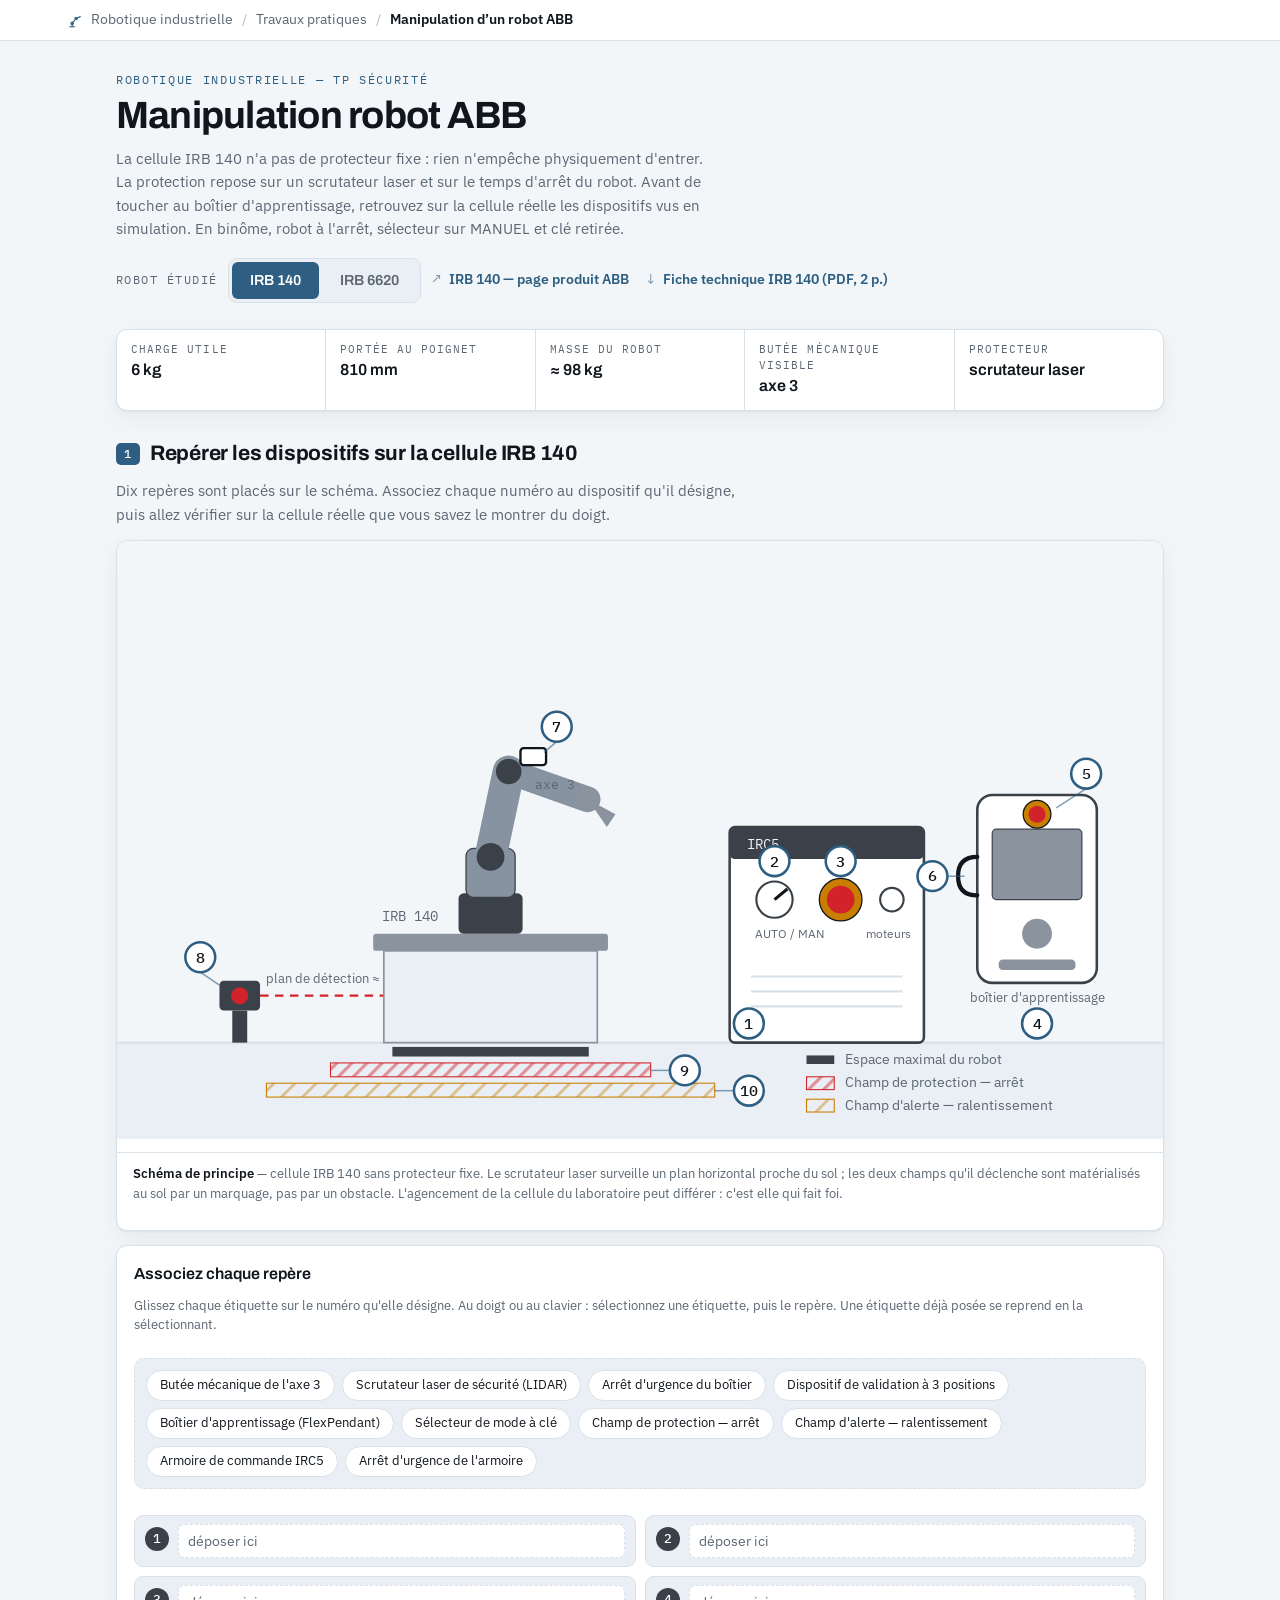
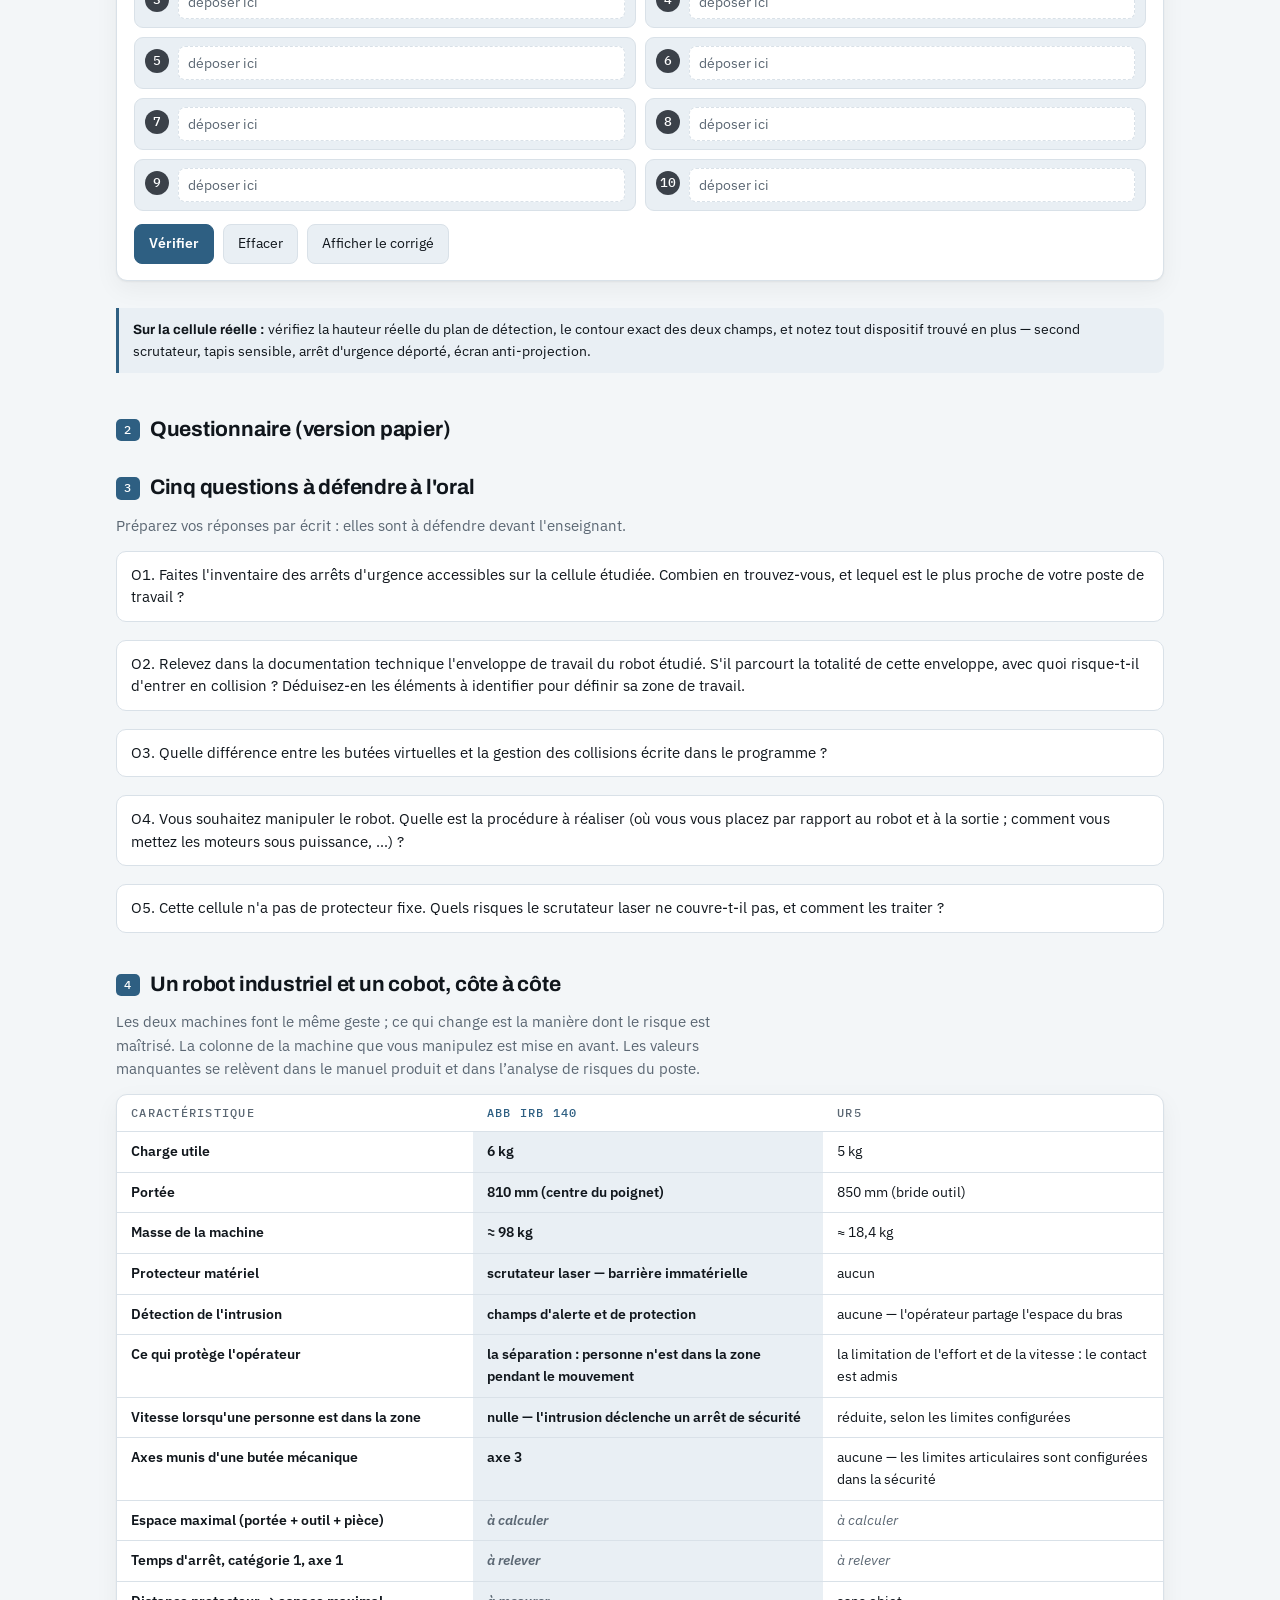
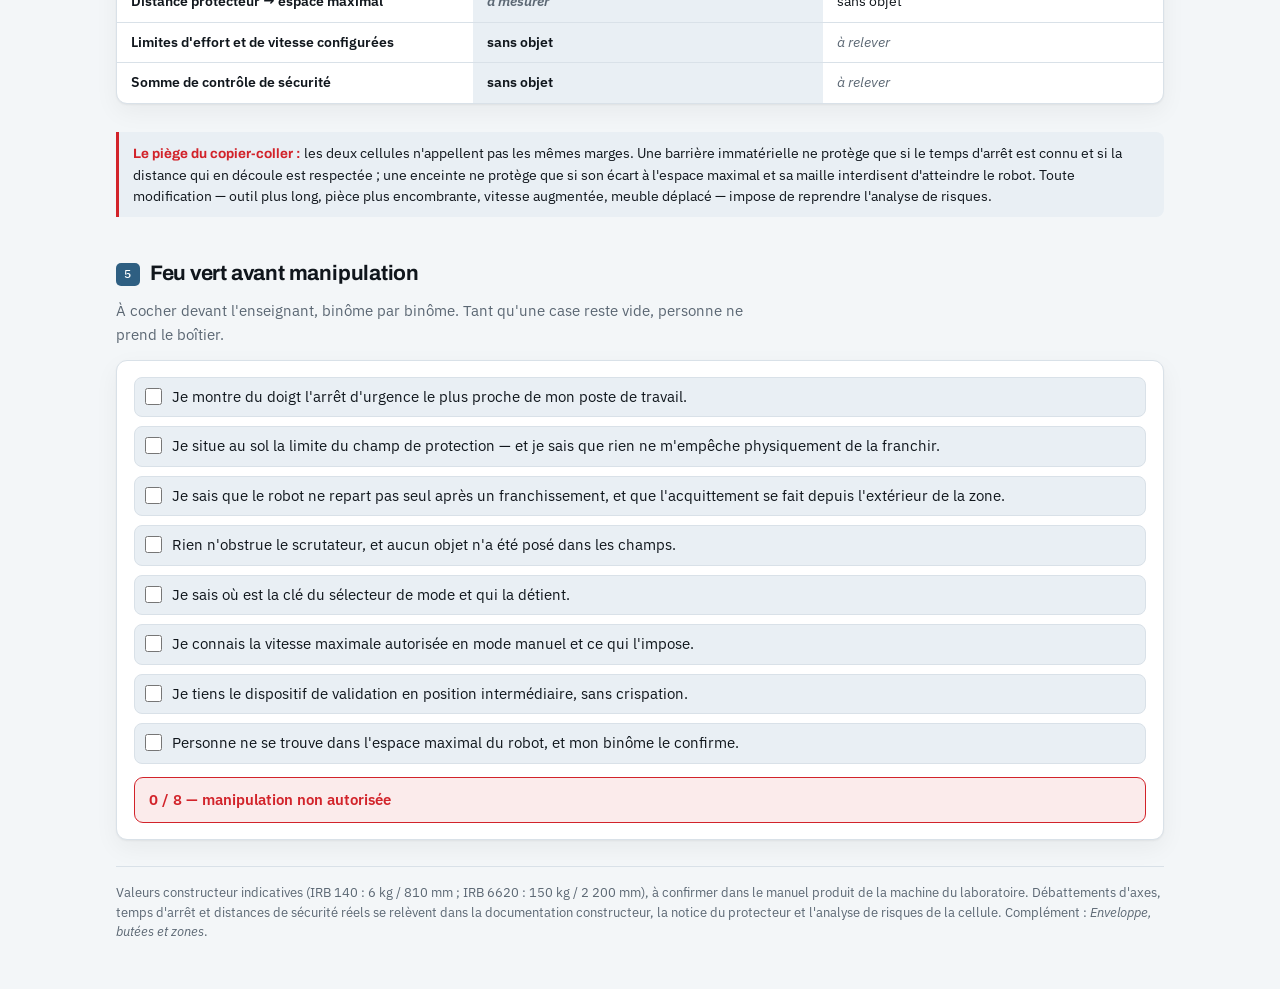
<file: tp/manipulation-robot-abb/index.html>
<!doctype html>
<html lang="fr">
<head>
<meta charset="utf-8">
<meta name="viewport" content="width=device-width,initial-scale=1,viewport-fit=cover">
<title>Manipulation d’un robot ABB — Robotique industrielle</title>
<link rel="preconnect" href="https://fonts.gstatic.com" crossorigin>
<link rel="stylesheet" href="https://fonts.googleapis.com/css2?family=Archivo:wght@500;600;700&family=IBM+Plex+Mono:wght@400;500&family=IBM+Plex+Sans:wght@400;500;600&display=swap">
<style>
:root{
  --ground:#F3F6F8; --surface:#FFFFFF; --surface-2:#E9EFF4;
  --ink:#10161C; --muted:#5B6773; --line:#D9E1E8;
  --accent:#2E5F82; --blue:#2F7BD4; --green:#17A05E; --amber:#C87E00; --red:#D2232A;
  --robot:#8793A1; --metal:#8B949E; --dark:#3B4149;
  --fieldstop:rgba(210,35,42,.46); --fieldwarn:rgba(200,126,0,.44);
  --okbg:rgba(23,160,94,.10); --kobg:rgba(210,35,42,.09);
  --shadow:0 1px 2px rgba(16,22,28,.05),0 8px 24px rgba(16,22,28,.05);
}
@media (prefers-color-scheme:dark){
  :root:not([data-theme="light"]){
    --ground:#0D1218; --surface:#151B22; --surface-2:#1D242D;
    --ink:#E8EDF2; --muted:#94A1AE; --line:#29323C;
    --accent:#6AA3C8; --blue:#63A5EF; --green:#33C183; --amber:#F0A93B; --red:#F1564F;
    --robot:#95A3B2; --metal:#98A2AD; --dark:#59626D;
    --fieldstop:rgba(241,86,79,.38); --fieldwarn:rgba(240,169,59,.34);
    --okbg:rgba(51,193,131,.13); --kobg:rgba(241,86,79,.13);
    --shadow:0 1px 2px rgba(0,0,0,.4),0 10px 30px rgba(0,0,0,.35);
  }
}
:root[data-theme="dark"]{
  --ground:#0D1218; --surface:#151B22; --surface-2:#1D242D;
  --ink:#E8EDF2; --muted:#94A1AE; --line:#29323C;
  --accent:#6AA3C8; --blue:#63A5EF; --green:#33C183; --amber:#F0A93B; --red:#F1564F;
  --robot:#95A3B2; --metal:#98A2AD; --dark:#59626D;
  --fieldstop:rgba(241,86,79,.38); --fieldwarn:rgba(240,169,59,.34);
  --okbg:rgba(51,193,131,.13); --kobg:rgba(241,86,79,.13);
  --shadow:0 1px 2px rgba(0,0,0,.4),0 10px 30px rgba(0,0,0,.35);
}
*{box-sizing:border-box}
[hidden]{display:none!important}
body{margin:0;background:var(--ground);color:var(--ink);
  font-family:"IBM Plex Sans",-apple-system,Segoe UI,sans-serif;font-size:15px;line-height:1.55;
  -webkit-font-smoothing:antialiased}
.wrap{max-width:1080px;margin:0 auto;padding-inline:16px;padding-block:30px 48px;
  display:flex;flex-direction:column;gap:26px}
.eyebrow{font-family:"IBM Plex Mono",monospace;font-size:12px;letter-spacing:.14em;
  text-transform:uppercase;color:var(--accent);margin:0 0 6px}
h1{font-family:Archivo,sans-serif;font-weight:700;font-size:clamp(26px,4.4vw,38px);line-height:1.1;
  letter-spacing:-.02em;margin:0;text-wrap:balance}
.lede{color:var(--muted);max-width:66ch;margin:10px 0 0}
.switch{display:flex;align-items:center;gap:10px;flex-wrap:wrap;margin-top:18px}
.switch .lbl{font-family:"IBM Plex Mono",monospace;font-size:11.5px;letter-spacing:.13em;
  text-transform:uppercase;color:var(--muted)}
.seg{display:inline-flex;background:var(--surface-2);border:1px solid var(--line);
  border-radius:9px;padding:3px;gap:3px}
.seg button{font:inherit;font-family:Archivo,sans-serif;font-weight:600;font-size:14.5px;
  background:none;border:0;border-radius:6px;padding:7px 18px;color:var(--muted);cursor:pointer}
.seg button:hover{color:var(--ink)}
.seg button.on{background:var(--accent);color:#fff}
.seg button:focus-visible{outline:2px solid var(--accent);outline-offset:2px}
.switch .docs{display:inline-flex;align-items:center;gap:6px 16px;flex-wrap:wrap}
.switch .doc{display:inline-flex;align-items:center;gap:7px;font-size:14px;font-weight:600;
  color:var(--accent);text-decoration:none;border-bottom:1px solid transparent}
.switch .doc:hover{border-bottom-color:var(--accent)}
.switch .doc .fl{opacity:.65;font-weight:400}
.switch .doc:focus-visible{outline:2px solid var(--accent);outline-offset:3px;border-radius:3px}
.specs{display:grid;grid-template-columns:repeat(auto-fit,minmax(158px,1fr));gap:1px;
  background:var(--line);border:1px solid var(--line);border-radius:11px;overflow:hidden;
  box-shadow:var(--shadow);margin:0}
.specs div{background:var(--surface);padding:11px 14px 13px}
.specs dt{font-family:"IBM Plex Mono",monospace;font-size:10.5px;letter-spacing:.1em;
  text-transform:uppercase;color:var(--muted);margin:0 0 3px}
.specs dd{margin:0;font-family:Archivo,sans-serif;font-weight:600;font-size:16px;
  font-variant-numeric:tabular-nums;line-height:1.3}
.specs dd.soft{font-weight:500;font-size:14px;color:var(--muted);font-style:italic}
section{display:flex;flex-direction:column;gap:14px}
h2{font-family:Archivo,sans-serif;font-weight:700;font-size:21px;letter-spacing:-.01em;
  margin:0;display:flex;align-items:baseline;gap:10px;text-wrap:balance}
h2 .step{font-family:"IBM Plex Mono",monospace;font-size:12px;font-weight:500;color:#fff;
  background:var(--accent);border-radius:5px;padding:2px 8px;letter-spacing:.06em;
  position:relative;top:-2px;flex:none}
h3{margin:0;font-family:Archivo,sans-serif;font-weight:600;font-size:16px}
.sub{color:var(--muted);margin:-4px 0 0;max-width:72ch}
.card{background:var(--surface);border:1px solid var(--line);border-radius:11px;padding:16px 17px;
  box-shadow:var(--shadow);display:flex;flex-direction:column;gap:13px}
.figure{background:var(--surface);border:1px solid var(--line);border-radius:11px;
  box-shadow:var(--shadow);overflow:hidden}
.figure .svgbox{overflow-x:auto}
.figure svg{display:block;width:100%;min-width:660px;height:auto}
.figcap{border-top:1px solid var(--line);padding:11px 16px 13px;font-size:13px;color:var(--muted)}
.figcap b{color:var(--ink);font-weight:600}
.match{display:grid;grid-template-columns:repeat(2,minmax(0,1fr));gap:9px}
@media (max-width:760px){.match{grid-template-columns:minmax(0,1fr)}}
.mrow{display:flex;align-items:flex-start;gap:9px;border:1px solid var(--line);border-radius:9px;
  padding:8px 10px;background:var(--surface-2)}
.mrow .no{font-family:"IBM Plex Mono",monospace;font-size:12.5px;font-weight:500;color:#fff;
  background:var(--dark);border-radius:50%;width:24px;height:24px;flex:none;
  display:flex;align-items:center;justify-content:center;margin-top:3px}
.mrow .fld{flex:1;min-width:0;display:flex;flex-direction:column;gap:4px}
/* --- glisser-déposer du repérage --- */
.banque{display:flex;flex-wrap:wrap;gap:7px;padding:11px;margin:0 0 13px;min-height:56px;
  border:1px dashed var(--line);border-radius:10px;background:var(--surface-2);
  align-content:flex-start}
.banque.over{border-color:var(--accent);background:var(--surface)}
.banque .vide{margin:2px 4px;font-size:13px;color:var(--muted);font-style:italic}
.etq{font:inherit;font-size:13px;line-height:1.3;text-align:left;color:var(--ink);
  background:var(--surface);border:1px solid var(--line);border-radius:18px;
  padding:6px 13px;cursor:grab;touch-action:manipulation}
.etq:hover{border-color:var(--accent)}
.etq:focus-visible{outline:2px solid var(--accent);outline-offset:2px}
.etq.pris{border-color:var(--accent);background:var(--surface-2);cursor:grabbing}
.etq.vole{opacity:.4}
.slot{font:inherit;font-size:13.5px;line-height:1.35;width:100%;min-height:34px;text-align:left;
  color:var(--muted);background:var(--surface);border:1px dashed var(--line);border-radius:7px;
  padding:6px 9px;cursor:pointer;touch-action:manipulation}
.slot.plein{color:var(--ink);border-style:solid;cursor:grab}
.slot.over{border-color:var(--accent);background:var(--surface-2);color:var(--ink)}
.slot:focus-visible{outline:2px solid var(--accent);outline-offset:1px}
.mrow.viser .slot{border-color:var(--accent)}
.hint{font-size:12.5px;color:var(--muted);margin:-4px 0 11px}
.mrow .why{font-size:12.5px;line-height:1.4;color:var(--muted)}
.mrow.ok{border-color:var(--green);background:var(--okbg)}
.mrow.ok .no{background:var(--green)}
.mrow.ko{border-color:var(--red);background:var(--kobg)}
.mrow.ko .no{background:var(--red)}
.q{border-top:1px solid var(--line);padding-top:13px;display:flex;flex-direction:column;gap:8px}
.q:first-of-type{border-top:0;padding-top:0}
.q .ask{font-weight:600;display:flex;gap:9px;align-items:flex-start}
.q .ask .n{font-family:"IBM Plex Mono",monospace;font-size:12.5px;color:var(--accent);
  font-weight:500;flex:none;padding-top:2px}
.opts{display:flex;flex-direction:column;gap:5px;margin-left:30px}
.opt{display:flex;gap:9px;align-items:flex-start;font-size:14px;cursor:pointer;
  border:1px solid transparent;border-radius:7px;padding:5px 8px;line-height:1.45}
.opt:hover{background:var(--surface-2)}
.opt input{accent-color:var(--accent);margin:3px 0 0;flex:none}
.opt.good{border-color:var(--green);background:var(--okbg)}
.opt.bad{border-color:var(--red);background:var(--kobg)}
.expl{margin-left:30px;border-left:3px solid var(--accent);background:var(--surface-2);
  border-radius:0 8px 8px 0;padding:9px 13px;font-size:13.5px}
.btns{display:flex;gap:9px;flex-wrap:wrap;align-items:center}
button.act{font:inherit;font-size:14px;background:var(--surface-2);border:1px solid var(--line);
  border-radius:8px;padding:8px 14px;color:var(--ink);cursor:pointer}
button.act:hover{border-color:var(--muted)}
button.act.primary{background:var(--accent);border-color:var(--accent);color:#fff;font-weight:600}
button.act.primary:hover{filter:brightness(1.07)}
button.act:focus-visible{outline:2px solid var(--accent);outline-offset:2px}
.score{font-family:Archivo,sans-serif;font-weight:700;font-size:16px;font-variant-numeric:tabular-nums}
.score.ok{color:var(--green)} .score.mid{color:var(--amber)} .score.ko{color:var(--red)}
.tablebox{overflow-x:auto;border:1px solid var(--line);border-radius:11px;background:var(--surface);
  box-shadow:var(--shadow)}
table{border-collapse:collapse;width:100%;min-width:560px;font-size:14px}
th,td{text-align:left;padding:9px 14px;border-bottom:1px solid var(--line);vertical-align:top}
thead th{font-family:"IBM Plex Mono",monospace;font-size:11.5px;letter-spacing:.11em;
  text-transform:uppercase;color:var(--muted);font-weight:500}
thead th.here{color:var(--accent)}
tbody th{font-weight:600;color:var(--ink);width:34%}
tbody tr:last-child td,tbody tr:last-child th{border-bottom:0}
td{font-variant-numeric:tabular-nums}
td.here{background:var(--surface-2);font-weight:600}
td.fill{color:var(--muted);font-style:italic;font-variant-numeric:normal}
details{border:1px solid var(--line);border-radius:9px;background:var(--surface-2);
  padding:10px 13px}
summary{cursor:pointer;font-weight:600;font-size:14.5px;line-height:1.45}
summary::marker{color:var(--accent)}
summary:focus-visible{outline:2px solid var(--accent);outline-offset:2px;border-radius:4px}
details .ans{margin-top:9px;padding-top:9px;border-top:1px solid var(--line);font-size:14px;
  color:var(--muted)}
details .ans b{color:var(--ink);font-weight:600}
.openlist{display:flex;flex-direction:column;gap:9px}
.check{display:flex;gap:10px;align-items:flex-start;font-size:14.5px;cursor:pointer;
  padding:8px 10px;border-radius:8px;border:1px solid var(--line);background:var(--surface-2)}
.check input{accent-color:var(--green);width:17px;height:17px;margin:2px 0 0;flex:none}
.check:has(input:checked){border-color:var(--green);background:var(--okbg)}
.gate{border-radius:9px;padding:11px 14px;font-size:14.5px;font-weight:600;
  background:var(--kobg);border:1px solid var(--red);color:var(--red);margin:0}
.gate.go{background:var(--okbg);border-color:var(--green);color:var(--green)}
.note{border-left:3px solid var(--accent);background:var(--surface-2);border-radius:0 8px 8px 0;
  padding:11px 14px;font-size:13.5px}
.note b{font-family:Archivo,sans-serif}
.warn{border-left:3px solid var(--red);background:var(--surface-2);border-radius:0 8px 8px 0;
  padding:11px 14px;font-size:13.5px}
.warn b{color:var(--red);font-family:Archivo,sans-serif}
footer{color:var(--muted);font-size:12.5px;border-top:1px solid var(--line);padding-top:16px}
@media (prefers-reduced-motion:reduce){*{transition:none!important}}

.openlist .oq{background:var(--surface);border:1px solid var(--line);border-radius:10px;
  padding:12px 14px;margin:0 0 9px;font-size:14.5px}

/* --- fil d'Ariane ajouté pour l'intégration au site --- */
.crumb{border-bottom:1px solid var(--line);background:var(--surface);font-size:14px}
.crumb .in{max-width:1180px;margin:0 auto;padding:9px 16px;display:flex;align-items:center;
  gap:9px;color:var(--muted);flex-wrap:wrap}
.crumb a{text-decoration:none;color:var(--muted);display:inline-flex;align-items:center;gap:7px}
.crumb a:hover{color:var(--ink)}
.crumb a:focus-visible{outline:2px solid var(--accent);outline-offset:2px;border-radius:4px}
.crumb svg{display:block;width:18px;height:18px;color:var(--accent)}
.crumb .sep{opacity:.45}
.crumb b{color:var(--ink);font-weight:600}
</style>
</head>
<body>
<div class="crumb"><div class="in"><a href="../../index.html"><svg viewBox="0 0 48 48" fill="none" stroke="currentColor" stroke-width="3" stroke-linecap="round" stroke-linejoin="round" aria-hidden="true"><path d="M10 42h13"/><path d="M16.5 42V33"/><path d="M16.5 33 L27 20"/><path d="M27 20 L38 15"/><circle cx="16.5" cy="33" r="3.2"/><circle cx="27" cy="20" r="3.2"/></svg> Robotique industrielle</a><span class="sep">/</span><a href="../index.html">Travaux pratiques</a><span class="sep">/</span><b>Manipulation d’un robot ABB</b></div></div>
<div class="wrap">
  <header>
    <p class="eyebrow">Robotique industrielle — TP sécurité</p>
    <h1>Manipulation robot ABB</h1>
    <p class="lede" id="lede"></p>
    <div class="switch">
      <span class="lbl">Robot étudié</span>
      <div class="seg" role="group" aria-label="Robot étudié">
        <button type="button" id="b140" aria-pressed="true">IRB 140</button>
        <button type="button" id="b6620" aria-pressed="false">IRB 6620</button>
      </div>
      <span class="docs" id="docs"></span>
    </div>
  </header>

  <dl class="specs" id="specs"></dl>

  <section>
    <h2><span class="step">1</span> <span id="t1"></span></h2>
    <p class="sub">Dix repères sont placés sur le schéma. Associez chaque numéro au dispositif
      qu'il désigne, puis allez vérifier sur la cellule réelle que vous savez le montrer du
      doigt.</p>
    <div class="figure">
      <div class="svgbox" id="fig140"><svg viewBox="0 0 980 560" role="img" xmlns="http://www.w3.org/2000/svg"
     aria-label="Schéma d'une cellule ABB IRB 140 sans protecteur fixe : le robot est posé sur une table, un scrutateur laser surveille un plan horizontal proche du sol, et deux champs sont matérialisés au sol — champ d'alerte puis champ de protection. L'armoire IRC5 et le boîtier d'apprentissage se trouvent à l'extérieur. Dix repères numérotés désignent les dispositifs de sécurité.">
  <defs>
    <pattern id="astop" width="10" height="10" patternTransform="rotate(45)"
             patternUnits="userSpaceOnUse">
      <line x1="0" y1="0" x2="0" y2="10" stroke="var(--fieldstop)" stroke-width="6"/>
    </pattern>
    <pattern id="awarn" width="14" height="14" patternTransform="rotate(45)"
             patternUnits="userSpaceOnUse">
      <line x1="0" y1="0" x2="0" y2="14" stroke="var(--fieldwarn)" stroke-width="5"/>
    </pattern>
  </defs>
  <rect x="0" y="0" width="980" height="560" fill="var(--ground)"/>
  <rect x="0" y="470" width="980" height="90" fill="var(--surface-2)"/>
  <line x1="0" y1="470" x2="980" y2="470" stroke="var(--line)" stroke-width="2"/>

  <rect x="258" y="474" width="184" height="9" fill="var(--dark)"/>
  <rect x="200" y="489" width="300" height="13" fill="url(#astop)"
        stroke="var(--red)" stroke-width="1"/>
  <rect x="140" y="508" width="420" height="13" fill="url(#awarn)"
        stroke="var(--amber)" stroke-width="1"/>

  <g font-family="IBM Plex Sans, sans-serif" font-size="13" fill="var(--muted)">
    <rect x="646" y="482" width="26" height="8" fill="var(--dark)"/>
    <text x="682" y="490">Espace maximal du robot</text>
    <rect x="646" y="502" width="26" height="12" fill="url(#astop)"
          stroke="var(--red)" stroke-width="1"/>
    <text x="682" y="512">Champ de protection — arrêt</text>
    <rect x="646" y="523" width="26" height="12" fill="url(#awarn)"
          stroke="var(--amber)" stroke-width="1"/>
    <text x="682" y="533">Champ d'alerte — ralentissement</text>
  </g>

  <rect x="108" y="440" width="14" height="30" fill="var(--dark)"/>
  <rect x="96" y="412" width="38" height="28" rx="4" fill="var(--dark)"/>
  <circle cx="115" cy="426" r="8" fill="var(--red)"/>
  <line x1="134" y1="426" x2="250" y2="426" stroke="var(--red)" stroke-width="2.2"
        stroke-dasharray="8 6"/>
  <text x="140" y="414" font-size="12.5" fill="var(--muted)"
        font-family="IBM Plex Sans, sans-serif">plan de détection ≈ 0,2 m</text>

  <rect x="250" y="384" width="200" height="86" fill="var(--surface-2)"
        stroke="var(--metal)" stroke-width="1.6"/>
  <rect x="240" y="368" width="220" height="16" rx="3" fill="var(--metal)"/>

  <rect x="320" y="330" width="60" height="38" rx="5" fill="var(--dark)"/>
  <rect x="327" y="288" width="46" height="46" rx="7" fill="var(--robot)"
        stroke="var(--dark)" stroke-width="1.2"/>
  <g stroke-linecap="round">
    <line x1="350" y1="296" x2="367" y2="216" stroke="var(--robot)" stroke-width="30"/>
    <line x1="367" y1="216" x2="441" y2="242" stroke="var(--robot)" stroke-width="24"/>
  </g>
  <circle cx="350" cy="296" r="13" fill="var(--dark)"/>
  <circle cx="367" cy="216" r="12" fill="var(--dark)"/>
  <rect x="378" y="194" width="24" height="16" rx="3" fill="var(--surface)"
        stroke="var(--ink)" stroke-width="2.2"/>
  <circle cx="441" cy="242" r="10" fill="var(--metal)"/>
  <path d="M441 242 L467 256 L459 268 Z" fill="var(--metal)"/>
  <text x="248" y="356" font-size="13" fill="var(--muted)" font-family="IBM Plex Mono, monospace">IRB 140</text>
  <text x="392" y="232" font-size="12" fill="var(--muted)" font-family="IBM Plex Mono, monospace">axe 3</text>
  
    <rect x="574" y="268" width="182" height="202" rx="5" fill="var(--surface)"
          stroke="var(--dark)" stroke-width="2.4"/>
    <rect x="574" y="268" width="182" height="30" rx="5" fill="var(--dark)"/>
    <text x="590" y="289" font-size="13" fill="var(--ground)" font-family="IBM Plex Mono, monospace">IRC5</text>
    <circle cx="616" cy="336" r="17" fill="var(--surface)" stroke="var(--dark)" stroke-width="2"/>
    <line x1="616" y1="336" x2="628" y2="326" stroke="var(--ink)" stroke-width="3"/>
    <text x="598" y="372" font-size="11" fill="var(--muted)" font-family="IBM Plex Sans, sans-serif">AUTO / MAN</text>
    <circle cx="678" cy="336" r="20" fill="var(--amber)" stroke="var(--ink)" stroke-width="1.2"/>
    <circle cx="678" cy="336" r="13" fill="var(--red)"/>
    <circle cx="726" cy="336" r="11" fill="var(--surface)" stroke="var(--dark)" stroke-width="2"/>
    <text x="702" y="372" font-size="11" fill="var(--muted)" font-family="IBM Plex Sans, sans-serif">moteurs</text>
    <g stroke="var(--line)" stroke-width="2">
      <line x1="594" y1="408" x2="736" y2="408"/><line x1="594" y1="422" x2="736" y2="422"/>
      <line x1="594" y1="436" x2="736" y2="436"/>
    </g>

    <rect x="806" y="238" width="112" height="176" rx="14" fill="var(--surface)"
          stroke="var(--dark)" stroke-width="2.4"/>
    <rect x="820" y="270" width="84" height="66" rx="4" fill="var(--metal)"
          stroke="var(--dark)" stroke-width="1.1"/>
    <circle cx="862" cy="256" r="13" fill="var(--amber)" stroke="var(--ink)" stroke-width="1.2"/>
    <circle cx="862" cy="256" r="8" fill="var(--red)"/>
    <circle cx="862" cy="368" r="14" fill="var(--metal)"/>
    <rect x="826" y="392" width="72" height="10" rx="4" fill="var(--metal)"/>
    <path d="M806 296 q-18 0 -18 18 q0 18 18 18" fill="none" stroke="var(--ink)"
          stroke-width="4" stroke-linecap="round"/>
    <text x="862" y="432" font-size="12" fill="var(--muted)" text-anchor="middle"
          font-family="IBM Plex Sans, sans-serif">boîtier d'apprentissage</text>
  <g stroke="var(--accent)" stroke-width="1.4" opacity=".6"><line x1="592" y1="438" x2="592" y2="452"/><line x1="764" y1="314" x2="794" y2="314"/><line x1="908" y1="232" x2="880" y2="250"/><line x1="412" y1="188" x2="400" y2="198"/><line x1="78" y1="404" x2="96" y2="416"/><line x1="518" y1="496" x2="500" y2="496"/><line x1="578" y1="515" x2="560" y2="515"/></g>
  <g font-family="IBM Plex Mono, monospace" font-size="14" font-weight="500" text-anchor="middle"><g><circle cx="592" cy="452" r="14" fill="var(--surface)" stroke="var(--accent)" stroke-width="2.4"/><text x="592" y="457" fill="var(--ink)">1</text></g><g><circle cx="616" cy="300" r="14" fill="var(--surface)" stroke="var(--accent)" stroke-width="2.4"/><text x="616" y="305" fill="var(--ink)">2</text></g><g><circle cx="678" cy="300" r="14" fill="var(--surface)" stroke="var(--accent)" stroke-width="2.4"/><text x="678" y="305" fill="var(--ink)">3</text></g><g><circle cx="862" cy="452" r="14" fill="var(--surface)" stroke="var(--accent)" stroke-width="2.4"/><text x="862" y="457" fill="var(--ink)">4</text></g><g><circle cx="908" cy="218" r="14" fill="var(--surface)" stroke="var(--accent)" stroke-width="2.4"/><text x="908" y="223" fill="var(--ink)">5</text></g><g><circle cx="764" cy="314" r="14" fill="var(--surface)" stroke="var(--accent)" stroke-width="2.4"/><text x="764" y="319" fill="var(--ink)">6</text></g><g><circle cx="412" cy="174" r="14" fill="var(--surface)" stroke="var(--accent)" stroke-width="2.4"/><text x="412" y="179" fill="var(--ink)">7</text></g><g><circle cx="78" cy="390" r="14" fill="var(--surface)" stroke="var(--accent)" stroke-width="2.4"/><text x="78" y="395" fill="var(--ink)">8</text></g><g><circle cx="532" cy="496" r="14" fill="var(--surface)" stroke="var(--accent)" stroke-width="2.4"/><text x="532" y="501" fill="var(--ink)">9</text></g><g><circle cx="592" cy="515" r="14" fill="var(--surface)" stroke="var(--accent)" stroke-width="2.4"/><text x="592" y="520" fill="var(--ink)">10</text></g></g>
</svg></div>
      <div class="svgbox" id="fig6620" hidden><svg viewBox="0 0 980 560" role="img" xmlns="http://www.w3.org/2000/svg"
     aria-label="Schéma d'une cellule ABB IRB 6620 en enceinte grillagée fermée : le robot est posé au sol à l'intérieur de l'enceinte, dont l'unique porte porte un interrupteur à interverrouillage. Un bouton d'acquittement est placé à l'extérieur. L'armoire IRC5 et le boîtier d'apprentissage sont dehors. Dix repères numérotés désignent les dispositifs de sécurité.">
  <defs>
    <pattern id="bmesh" width="17" height="17" patternUnits="userSpaceOnUse">
      <path d="M17 0 L0 0 0 17" fill="none" stroke="var(--metal)" stroke-width="1.1"/>
    </pattern>
  </defs>
  <rect x="0" y="0" width="980" height="560" fill="var(--ground)"/>
  <rect x="0" y="470" width="980" height="90" fill="var(--surface-2)"/>
  <line x1="0" y1="470" x2="980" y2="470" stroke="var(--line)" stroke-width="2"/>

  <!-- espace maximal + écart jusqu'au grillage -->
  <rect x="86" y="475" width="296" height="11" fill="var(--dark)"/>
  <g stroke="var(--blue)" stroke-width="1.6">
    <line x1="382" y1="500" x2="500" y2="500"/>
    <line x1="382" y1="494" x2="382" y2="506"/>
    <line x1="500" y1="494" x2="500" y2="506"/>
  </g>
  <text x="441" y="522" font-size="12" fill="var(--blue)" text-anchor="middle"
        font-family="IBM Plex Sans, sans-serif">écart</text>
  <g font-family="IBM Plex Sans, sans-serif" font-size="13" fill="var(--muted)">
    <rect x="646" y="486" width="26" height="9" fill="var(--dark)"/>
    <text x="682" y="494">Espace maximal du robot</text>
    <text x="646" y="518">Écart grillage / espace maximal : à mesurer</text>
  </g>

  <!-- enceinte grillagée -->
  <rect x="76" y="146" width="418" height="324" fill="url(#bmesh)"/>
  <rect x="76" y="146" width="418" height="324" fill="none" stroke="var(--metal)" stroke-width="1.4"/>
  <line x1="70" y1="143" x2="500" y2="143" stroke="var(--dark)" stroke-width="7"/>
  <rect x="70" y="140" width="12" height="330" fill="var(--dark)"/>
  <rect x="488" y="140" width="12" height="330" fill="var(--dark)"/>

  <!-- porte + interrupteur à interverrouillage -->
  <rect x="356" y="176" width="128" height="294" fill="none" stroke="var(--dark)" stroke-width="2.6"/>
  <line x1="362" y1="182" x2="362" y2="464" stroke="var(--dark)" stroke-width="1.2"
        stroke-dasharray="5 5"/>
  <circle cx="468" cy="330" r="6" fill="var(--metal)"/>
  <rect x="486" y="288" width="22" height="46" rx="3" fill="var(--dark)"/>
  <rect x="474" y="303" width="14" height="17" rx="2" fill="var(--metal)"/>
  <text x="392" y="200" font-size="12.5" fill="var(--muted)" font-family="IBM Plex Sans, sans-serif">porte</text>

  <!-- acquittement, hors enceinte -->
  <rect x="520" y="394" width="12" height="76" fill="var(--dark)"/>
  <rect x="504" y="360" width="44" height="34" rx="4" fill="var(--surface)"
        stroke="var(--dark)" stroke-width="2"/>
  <circle cx="526" cy="377" r="9" fill="var(--amber)" stroke="var(--ink)" stroke-width="1.2"/>

  <!-- robot IRB 6620, posé au sol -->
  <rect x="150" y="418" width="108" height="52" rx="6" fill="var(--dark)"/>
  <rect x="160" y="352" width="88" height="70" rx="8" fill="var(--robot)"
        stroke="var(--dark)" stroke-width="1.2"/>
  <g stroke-linecap="round">
    <line x1="204" y1="368" x2="242" y2="228" stroke="var(--robot)" stroke-width="44"/>
    <line x1="242" y1="228" x2="346" y2="264" stroke="var(--robot)" stroke-width="34"/>
  </g>
  <g fill="none" stroke="var(--dark)" stroke-width="1.1">
    <line x1="184" y1="372" x2="222" y2="232"/><line x1="226" y1="364" x2="264" y2="224"/>
  </g>
  <circle cx="204" cy="368" r="19" fill="var(--dark)"/>
  <circle cx="242" cy="228" r="16" fill="var(--dark)"/>
  <circle cx="346" cy="264" r="13" fill="var(--metal)"/>
  <path d="M346 264 L378 282 L368 296 Z" fill="var(--metal)"/>
  <!-- butées mécaniques des axes 1, 2 et 3 -->
  <rect x="254" y="428" width="26" height="18" rx="3" fill="var(--surface)"
        stroke="var(--ink)" stroke-width="2.2"/>
  <rect x="230" y="356" width="24" height="17" rx="3" fill="var(--surface)"
        stroke="var(--ink)" stroke-width="2.2"/>
  <rect x="258" y="212" width="24" height="17" rx="3" fill="var(--surface)"
        stroke="var(--ink)" stroke-width="2.2"/>
  <g font-size="11" fill="var(--muted)" font-family="IBM Plex Mono, monospace">
    <text x="286" y="442">axe 1</text><text x="262" y="350">axe 2</text>
    <text x="290" y="226">axe 3</text>
  </g>
  <text x="92" y="410" font-size="13" fill="var(--muted)" font-family="IBM Plex Mono, monospace">IRB 6620</text>
  
    <rect x="574" y="268" width="182" height="202" rx="5" fill="var(--surface)"
          stroke="var(--dark)" stroke-width="2.4"/>
    <rect x="574" y="268" width="182" height="30" rx="5" fill="var(--dark)"/>
    <text x="590" y="289" font-size="13" fill="var(--ground)" font-family="IBM Plex Mono, monospace">IRC5</text>
    <circle cx="616" cy="336" r="17" fill="var(--surface)" stroke="var(--dark)" stroke-width="2"/>
    <line x1="616" y1="336" x2="628" y2="326" stroke="var(--ink)" stroke-width="3"/>
    <text x="598" y="372" font-size="11" fill="var(--muted)" font-family="IBM Plex Sans, sans-serif">AUTO / MAN</text>
    <circle cx="678" cy="336" r="20" fill="var(--amber)" stroke="var(--ink)" stroke-width="1.2"/>
    <circle cx="678" cy="336" r="13" fill="var(--red)"/>
    <circle cx="726" cy="336" r="11" fill="var(--surface)" stroke="var(--dark)" stroke-width="2"/>
    <text x="702" y="372" font-size="11" fill="var(--muted)" font-family="IBM Plex Sans, sans-serif">moteurs</text>
    <g stroke="var(--line)" stroke-width="2">
      <line x1="594" y1="408" x2="736" y2="408"/><line x1="594" y1="422" x2="736" y2="422"/>
      <line x1="594" y1="436" x2="736" y2="436"/>
    </g>

    <rect x="806" y="238" width="112" height="176" rx="14" fill="var(--surface)"
          stroke="var(--dark)" stroke-width="2.4"/>
    <rect x="820" y="270" width="84" height="66" rx="4" fill="var(--metal)"
          stroke="var(--dark)" stroke-width="1.1"/>
    <circle cx="862" cy="256" r="13" fill="var(--amber)" stroke="var(--ink)" stroke-width="1.2"/>
    <circle cx="862" cy="256" r="8" fill="var(--red)"/>
    <circle cx="862" cy="368" r="14" fill="var(--metal)"/>
    <rect x="826" y="392" width="72" height="10" rx="4" fill="var(--metal)"/>
    <path d="M806 296 q-18 0 -18 18 q0 18 18 18" fill="none" stroke="var(--ink)"
          stroke-width="4" stroke-linecap="round"/>
    <text x="862" y="432" font-size="12" fill="var(--muted)" text-anchor="middle"
          font-family="IBM Plex Sans, sans-serif">boîtier d'apprentissage</text>
  <g stroke="var(--accent)" stroke-width="1.4" opacity=".6"><line x1="592" y1="438" x2="592" y2="452"/><line x1="764" y1="314" x2="794" y2="314"/><line x1="908" y1="232" x2="880" y2="250"/><line x1="322" y1="290" x2="288" y2="234"/><line x1="320" y1="312" x2="262" y2="360"/><line x1="328" y1="314" x2="298" y2="430"/><line x1="108" y1="200" x2="128" y2="232"/><line x1="530" y1="262" x2="510" y2="292"/><line x1="534" y1="344" x2="530" y2="360"/></g>
  <g font-family="IBM Plex Mono, monospace" font-size="14" font-weight="500" text-anchor="middle"><g><circle cx="592" cy="452" r="14" fill="var(--surface)" stroke="var(--accent)" stroke-width="2.4"/><text x="592" y="457" fill="var(--ink)">1</text></g><g><circle cx="616" cy="300" r="14" fill="var(--surface)" stroke="var(--accent)" stroke-width="2.4"/><text x="616" y="305" fill="var(--ink)">2</text></g><g><circle cx="678" cy="300" r="14" fill="var(--surface)" stroke="var(--accent)" stroke-width="2.4"/><text x="678" y="305" fill="var(--ink)">3</text></g><g><circle cx="862" cy="452" r="14" fill="var(--surface)" stroke="var(--accent)" stroke-width="2.4"/><text x="862" y="457" fill="var(--ink)">4</text></g><g><circle cx="908" cy="218" r="14" fill="var(--surface)" stroke="var(--accent)" stroke-width="2.4"/><text x="908" y="223" fill="var(--ink)">5</text></g><g><circle cx="764" cy="314" r="14" fill="var(--surface)" stroke="var(--accent)" stroke-width="2.4"/><text x="764" y="319" fill="var(--ink)">6</text></g><g><circle cx="330" cy="300" r="14" fill="var(--surface)" stroke="var(--accent)" stroke-width="2.4"/><text x="330" y="305" fill="var(--ink)">7</text></g><g><circle cx="108" cy="186" r="14" fill="var(--surface)" stroke="var(--accent)" stroke-width="2.4"/><text x="108" y="191" fill="var(--ink)">8</text></g><g><circle cx="534" cy="250" r="14" fill="var(--surface)" stroke="var(--accent)" stroke-width="2.4"/><text x="534" y="255" fill="var(--ink)">9</text></g><g><circle cx="534" cy="330" r="14" fill="var(--surface)" stroke="var(--accent)" stroke-width="2.4"/><text x="534" y="335" fill="var(--ink)">10</text></g></g>
</svg></div>
      <p class="figcap" id="figcap"></p>
    </div>
    <div class="card">
      <h3>Associez chaque repère</h3>
      <p class="hint">Glissez chaque étiquette sur le numéro qu'elle désigne. Au doigt ou au
        clavier : sélectionnez une étiquette, puis le repère. Une étiquette déjà posée se
        reprend en la sélectionnant.</p>
      <div class="banque" id="banque" aria-label="Étiquettes à placer"></div>
      <div class="match" id="match"></div>
      <div class="btns">
        <button type="button" class="act primary" id="m-check">Vérifier</button>
        <button type="button" class="act" id="m-reset">Effacer</button>
        <button type="button" class="act" id="m-show">Afficher le corrigé</button>
        <span class="score" id="m-score" hidden></span>
      </div>
    </div>
    <p class="note" id="apres"></p>
  </section>

  <section>
    <h2><span class="step">2</span> Questionnaire (version papier)</h2>
  </section>

  <section>
    <h2><span class="step">3</span> Cinq questions à défendre à l'oral</h2>
    <p class="sub">Préparez vos réponses par écrit : elles sont à défendre devant l'enseignant.</p>
    <div class="openlist" id="open"></div>
  </section>

  <section>
    <h2><span class="step">4</span> Un robot industriel et un cobot, côte à côte</h2>
    <p class="sub">Les deux machines font le même geste ; ce qui change est la manière dont le risque est maîtrisé. La colonne de la machine que vous manipulez est mise en avant. Les valeurs manquantes se relèvent dans le manuel produit et dans l’analyse de risques du poste.</p>
    <div class="tablebox">
      <table>
        <thead><tr><th scope="col">Caractéristique</th>
          <th scope="col" id="th140"></th>
          <th scope="col" id="th6620"></th></tr></thead>
        <tbody id="cmp"></tbody>
      </table>
    </div>
    <p class="warn"><b>Le piège du copier-coller :</b> les deux cellules n'appellent pas les mêmes
      marges. Une barrière immatérielle ne protège que si le temps d'arrêt est connu et si la
      distance qui en découle est respectée ; une enceinte ne protège que si son écart à l'espace
      maximal et sa maille interdisent d'atteindre le robot. Toute modification — outil plus long,
      pièce plus encombrante, vitesse augmentée, meuble déplacé — impose de reprendre l'analyse
      de risques.</p>
  </section>

  <section>
    <h2><span class="step">5</span> Feu vert avant manipulation</h2>
    <p class="sub">À cocher devant l'enseignant, binôme par binôme. Tant qu'une case reste vide,
      personne ne prend le boîtier.</p>
    <div class="card">
      <div id="golist" style="display:flex;flex-direction:column;gap:9px"></div>
      <p class="gate" id="gate"></p>
    </div>
  </section>

  <footer>Valeurs constructeur indicatives (IRB 140 : 6 kg / 810 mm ; IRB 6620 : 150 kg /
    2 200 mm), à confirmer dans le manuel produit de la machine du laboratoire. Débattements
    d'axes, temps d'arrêt et distances de sécurité réels se relèvent dans la documentation
    constructeur, la notice du protecteur et l'analyse de risques de la cellule. Complément :
    <i>Enveloppe, butées et zones</i>.</footer>
</div>

<script>window.__TP__ = {"nom": {"irb140": "IRB 140", "irb6620": "IRB 6620"}, "specs": {"irb140": [["Charge utile", "6 kg", false], ["Portée au poignet", "810 mm", false], ["Masse du robot", "≈ 98 kg", false], ["Butée mécanique visible", "axe 3", false], ["Protecteur", "scrutateur laser", false]], "irb6620": [["Charge utile", "150 kg", false], ["Portée au poignet", "2 200 mm", false], ["Masse du robot", "≈ 900 kg", false], ["Butées mécaniques", "axes 1 à 3", false], ["Protecteur", "enceinte grillagée", false]]}, "rep": {"irb140": [{"nom": "Armoire de commande IRC5", "role": "Contient l'automate de sécurité, les variateurs et les circuits d'arrêt. C'est là que sont configurés les butées logicielles, les zones surveillées et les paramètres du protecteur."}, {"nom": "Sélecteur de mode à clé", "role": "AUTO, manuel à vitesse réduite, et sur certaines armoires manuel à pleine vitesse. À clé : changer de mode est un acte volontaire, réservé et traçable."}, {"nom": "Arrêt d'urgence de l'armoire", "role": "Coup-de-poing à accrochage. Coupe la puissance des moteurs et serre les freins. Se déverrouille par rotation, ne se réarme jamais tout seul."}, {"nom": "Boîtier d'apprentissage (FlexPendant)", "role": "Seul organe de commande autorisé quand quelqu'un est dans la zone. Porte lui-même deux dispositifs de sécurité."}, {"nom": "Arrêt d'urgence du boîtier", "role": "Le second arrêt d'urgence, celui qui reste sous la main de l'opérateur entré dans la zone. Il agit sur la même chaîne que celui de l'armoire."}, {"nom": "Dispositif de validation à 3 positions", "role": "La gâchette au dos du boîtier. Relâchée ou serrée à fond : puissance coupée. Seule la position intermédiaire autorise le mouvement."}, {"nom": "Butée mécanique de l'axe 3", "role": "Obstacle physique monté sur le coude. Reste efficace contrôleur hors tension — contrairement à la butée logicielle, invisible et configurée dans l'IRC5."}, {"nom": "Scrutateur laser de sécurité (LIDAR)", "role": "Surveille un plan horizontal proche du sol. Il détecte l'intrusion, il ne l'empêche pas : toute la sécurité repose sur le temps d'arrêt qui suit la détection."}, {"nom": "Champ de protection — arrêt", "role": "Zone intérieure. Toute intrusion y déclenche un arrêt de sécurité. Sa limite n'est qu'un marquage au sol : rien ne retient celui qui la franchit."}, {"nom": "Champ d'alerte — ralentissement", "role": "Zone extérieure. L'intrusion y fait passer le robot en vitesse réduite avant l'arrêt : moins d'arrêts intempestifs, et une distance d'arrêt plus courte si l'arrêt survient."}], "irb6620": [{"nom": "Armoire de commande IRC5", "role": "Contient l'automate de sécurité, les variateurs et les circuits d'arrêt. C'est là que sont configurés les butées logicielles, les zones surveillées et les paramètres du protecteur."}, {"nom": "Sélecteur de mode à clé", "role": "AUTO, manuel à vitesse réduite, et sur certaines armoires manuel à pleine vitesse. À clé : changer de mode est un acte volontaire, réservé et traçable."}, {"nom": "Arrêt d'urgence de l'armoire", "role": "Coup-de-poing à accrochage. Coupe la puissance des moteurs et serre les freins. Se déverrouille par rotation, ne se réarme jamais tout seul."}, {"nom": "Boîtier d'apprentissage (FlexPendant)", "role": "Seul organe de commande autorisé quand quelqu'un est dans la zone. Porte lui-même deux dispositifs de sécurité."}, {"nom": "Arrêt d'urgence du boîtier", "role": "Le second arrêt d'urgence, celui qui reste sous la main de l'opérateur entré dans la zone. Il agit sur la même chaîne que celui de l'armoire."}, {"nom": "Dispositif de validation à 3 positions", "role": "La gâchette au dos du boîtier. Relâchée ou serrée à fond : puissance coupée. Seule la position intermédiaire autorise le mouvement."}, {"nom": "Butées mécaniques des axes 1, 2 et 3", "role": "Obstacles physiques montés sur les trois axes qui déplacent le plus de masse. Restent efficaces contrôleur hors tension — contrairement aux butées logicielles, invisibles et configurées dans l'IRC5."}, {"nom": "Enceinte grillagée (protecteur fixe)", "role": "Oppose un obstacle matériel à l'accès, et retient au passage une pièce ou un outil éjecté — ce qu'aucune barrière immatérielle ne fait. Son démontage exige un outil."}, {"nom": "Porte et son interrupteur à interverrouillage", "role": "Le seul accès à la zone. En marche automatique, son ouverture déclenche un arrêt de sécurité ; la refermeture seule ne relance rien."}, {"nom": "Dispositif d'acquittement, placé hors de l'enceinte", "role": "Remet la cellule en service après un arrêt de sécurité. Placé à l'extérieur, avec vue sur toute la zone : on ne peut pas relancer depuis l'intérieur."}]}, "oral": {"irb140": [{"q": "Faites l'inventaire des arrêts d'urgence accessibles sur la cellule étudiée. Combien en trouvez-vous, et lequel est le plus proche de votre poste de travail ?"}, {"q": "Relevez dans la documentation technique l'enveloppe de travail du robot étudié. S'il parcourt la totalité de cette enveloppe, avec quoi risque-t-il d'entrer en collision ? Déduisez-en les éléments à identifier pour définir sa zone de travail."}, {"q": "Quelle différence entre les butées virtuelles et la gestion des collisions écrite dans le programme ?"}, {"q": "Vous souhaitez manipuler le robot. Quelle est la procédure à réaliser (où vous vous placez par rapport au robot et à la sortie ; comment vous mettez les moteurs sous puissance, …) ?"}, {"q": "Cette cellule n'a pas de protecteur fixe. Quels risques le scrutateur laser ne couvre-t-il pas, et comment les traiter ?"}], "irb6620": [{"q": "Faites l'inventaire des arrêts d'urgence accessibles sur la cellule étudiée. Combien en trouvez-vous, et lequel est le plus proche de votre poste de travail ?"}, {"q": "Relevez dans la documentation technique l'enveloppe de travail du robot étudié. S'il parcourt la totalité de cette enveloppe, avec quoi risque-t-il d'entrer en collision ? Déduisez-en les éléments à identifier pour définir sa zone de travail."}, {"q": "Quelle différence entre les butées virtuelles et la gestion des collisions écrite dans le programme ?"}, {"q": "Vous souhaitez manipuler le robot. Quelle est la procédure à réaliser (où vous vous placez par rapport au robot et à la sortie ; comment vous mettez les moteurs sous puissance, …) ?"}, {"q": "L'enceinte est fermée et verrouillée. Quels risques subsistent, et que doit-on vérifier avant de relancer le cycle ?"}]}, "go": {"irb140": ["Je montre du doigt l'arrêt d'urgence le plus proche de mon poste de travail.", "Je situe au sol la limite du champ de protection — et je sais que rien ne m'empêche physiquement de la franchir.", "Je sais que le robot ne repart pas seul après un franchissement, et que l'acquittement se fait depuis l'extérieur de la zone.", "Rien n'obstrue le scrutateur, et aucun objet n'a été posé dans les champs.", "Je sais où est la clé du sélecteur de mode et qui la détient.", "Je connais la vitesse maximale autorisée en mode manuel et ce qui l'impose.", "Je tiens le dispositif de validation en position intermédiaire, sans crispation.", "Personne ne se trouve dans l'espace maximal du robot, et mon binôme le confirme."], "irb6620": ["Je montre du doigt l'arrêt d'urgence le plus proche de mon poste de travail.", "Je sais que la porte de l'enceinte est le seul accès, et ce qui se passe si elle s'ouvre en marche automatique.", "Avant toute fermeture, je vérifie visuellement que personne n'est resté dans l'enceinte, angles morts compris.", "Je sais où se fait l'acquittement, et qu'il est placé hors de l'enceinte.", "Je sais où est la clé du sélecteur de mode et qui la détient.", "Je connais la vitesse maximale autorisée en mode manuel et ce qui l'impose.", "Je tiens le dispositif de validation en position intermédiaire, sans crispation.", "Personne ne se trouve dans l'espace maximal du robot, et mon binôme le confirme."]}, "cmp": {"irb140": {"cols": ["ABB IRB 140", "UR5"], "ici": 0, "rows": [["Charge utile", "6 kg", "5 kg"], ["Portée", "810 mm (centre du poignet)", "850 mm (bride outil)"], ["Masse de la machine", "≈ 98 kg", "≈ 18,4 kg"], ["Protecteur matériel", "scrutateur laser — barrière immatérielle", "aucun"], ["Détection de l'intrusion", "champs d'alerte et de protection", "aucune — l'opérateur partage l'espace du bras"], ["Ce qui protège l'opérateur", "la séparation : personne n'est dans la zone pendant le mouvement", "la limitation de l'effort et de la vitesse : le contact est admis"], ["Vitesse lorsqu'une personne est dans la zone", "nulle — l'intrusion déclenche un arrêt de sécurité", "réduite, selon les limites configurées"], ["Axes munis d'une butée mécanique", "axe 3", "aucune — les limites articulaires sont configurées dans la sécurité"], ["Espace maximal (portée + outil + pièce)", "à calculer", "à calculer"], ["Temps d'arrêt, catégorie 1, axe 1", "à relever", "à relever"], ["Distance protecteur → espace maximal", "à mesurer", "sans objet"], ["Limites d'effort et de vitesse configurées", "sans objet", "à relever"], ["Somme de contrôle de sécurité", "sans objet", "à relever"]]}, "irb6620": {"cols": ["ABB IRB 6620", "UR10"], "ici": 0, "rows": [["Charge utile", "150 kg", "10 kg"], ["Portée", "2 200 mm (centre du poignet)", "1 300 mm (bride outil)"], ["Masse de la machine", "≈ 900 kg", "≈ 28,9 kg"], ["Protecteur matériel", "enceinte grillagée — protecteur fixe", "aucun"], ["Détection de l'intrusion", "porte à interverrouillage", "aucune — l'opérateur partage l'espace du bras"], ["Ce qui protège l'opérateur", "la séparation : personne n'est dans la zone pendant le mouvement", "la limitation de l'effort et de la vitesse : le contact est admis"], ["Vitesse lorsqu'une personne est dans la zone", "nulle — l'ouverture de la porte déclenche un arrêt de sécurité", "réduite, selon les limites configurées"], ["Axes munis d'une butée mécanique", "axes 1, 2 et 3", "aucune — les limites articulaires sont configurées dans la sécurité"], ["Espace maximal (portée + outil + pièce)", "à calculer", "à calculer"], ["Temps d'arrêt, catégorie 1, axe 1", "à relever", "à relever"], ["Distance protecteur → espace maximal", "à mesurer", "sans objet"], ["Limites d'effort et de vitesse configurées", "sans objet", "à relever"], ["Somme de contrôle de sécurité", "sans objet", "à relever"]]}}, "lede": {"irb140": "La cellule IRB 140 n'a pas de protecteur fixe : rien n'empêche physiquement d'entrer. La protection repose sur un scrutateur laser et sur le temps d'arrêt du robot. Avant de toucher au boîtier d'apprentissage, retrouvez sur la cellule réelle les dispositifs vus en simulation. En binôme, robot à l'arrêt, sélecteur sur MANUEL et clé retirée.", "irb6620": "La cellule IRB 6620 est fermée par une enceinte grillagée dont la porte est le seul accès. Le robot déplace 150 kg à 2,2 m : l'énergie en jeu est sans commune mesure avec celle de l'IRB 140, et tout le dimensionnement de la sécurité suit. En binôme, robot à l'arrêt, sélecteur sur MANUEL et clé retirée."}, "figcap": {"irb140": "<b>Schéma de principe</b> — cellule IRB 140 sans protecteur fixe. Le scrutateur laser surveille un plan horizontal proche du sol ; les deux champs qu'il déclenche sont matérialisés au sol par un marquage, pas par un obstacle. L'agencement de la cellule du laboratoire peut différer : c'est elle qui fait foi.", "irb6620": "<b>Schéma de principe</b> — cellule IRB 6620 en enceinte grillagée fermée. La porte est le seul accès ; l'acquittement est placé à l'extérieur. Les butées mécaniques des axes 1, 2 et 3 sont visibles sur la machine. L'agencement de la cellule du laboratoire peut différer : c'est elle qui fait foi."}, "apres": {"irb140": "<b>Sur la cellule réelle :</b> vérifiez la hauteur réelle du plan de détection, le contour exact des deux champs, et notez tout dispositif trouvé en plus — second scrutateur, tapis sensible, arrêt d'urgence déporté, écran anti-projection.", "irb6620": "<b>Sur la cellule réelle :</b> mesurez l'écart entre le grillage et le marquage de l'espace maximal, relevez la taille de maille, et cherchez les autres accès à l'enceinte — passage de convoyeur, trappe, goulotte. Ce sont eux que l'analyse de risques oublie le plus souvent."}};</script>
<script>
const D = window.__TP__;
const el = (t, c, x) => { const n = document.createElement(t); if (c) n.className = c;
  if (x != null) n.textContent = x; return n; };
const shuffled = a => { a = a.slice(); for (let i = a.length - 1; i > 0; i--) {
  const j = Math.floor(Math.random() * (i + 1)); [a[i], a[j]] = [a[j], a[i]]; } return a; };
let ROBOT = 'irb140';
const DOC = {
  irb140:  [['IRB 140 — page produit ABB', 'https://one.robotics.abb.com/en/p/IRB-140'],
            ['Fiche technique IRB 140 (PDF, 2 p.)', '../../doc/irb140-fiche-technique.pdf']],
  irb6620: [['IRB 6620 — page produit ABB', 'https://one.robotics.abb.com/en/sp/IRB-6620'],
            ['Fiche technique IRB 6620 (PDF, 2 p.)', '../../doc/irb6620-fiche-technique.pdf']],
};

/* ---------------- fiche technique ---------------- */
function renderSpecs() {
  const b = document.getElementById('specs');
  b.textContent = '';
  D.specs[ROBOT].forEach(([k, v, soft]) => {
    const d = el('div'); d.append(el('dt', null, k), el('dd', soft ? 'soft' : null, v)); b.append(d);
  });
}

/* ---------------- 1. appariement par glisser-déposer ---------------- */
/* PLACE[i] = nom de l'étiquette posée sur le repère i, ou null.
   PRIS = étiquette saisie au clic, au doigt ou au clavier, en attente d'une cible.
   Le glisser-déposer natif sert la souris ; la sélection en deux temps sert le tactile
   et le clavier, où le glisser n'existe pas. */
let ORDRE = [];
let PLACE = [];
let PRIS = null;

const banque = document.getElementById('banque');
const bocal = document.getElementById('match');

function renderMatch() {
  const rep = D.rep[ROBOT];
  PLACE = rep.map(() => null);
  ORDRE = shuffled(rep.map(r => r.nom));
  PRIS = null;
  dessine();
  document.getElementById('m-score').hidden = true;
}

function dessine() {
  const rep = D.rep[ROBOT];
  banque.textContent = '';
  bocal.textContent = '';
  const restantes = ORDRE.filter(n => PLACE.indexOf(n) < 0);
  if (restantes.length) {
    restantes.forEach(n => {
      const b = el('button', 'etq' + (n === PRIS ? ' pris' : ''), n);
      b.type = 'button'; b.draggable = true; b.dataset.nom = n;
      b.setAttribute('aria-pressed', String(n === PRIS));
      banque.append(b);
    });
  } else {
    banque.append(el('p', 'vide', 'Toutes les étiquettes sont placées.'));
  }
  rep.forEach((r, i) => {
    const row = el('div', 'mrow' + (PRIS ? ' viser' : '')); row.dataset.i = i;
    row.append(el('span', 'no', String(i + 1)));
    const fld = el('div', 'fld');
    const pose = PLACE[i];
    const s = el('button', 'slot' + (pose ? ' plein' : ''), pose || 'déposer ici');
    s.type = 'button'; s.dataset.i = String(i); s.draggable = !!pose;
    s.setAttribute('aria-label', pose
      ? 'Repère ' + (i + 1) + ' : ' + pose + '. Activer pour reprendre l\u2019étiquette.'
      : 'Repère ' + (i + 1) + ', vide. Activer pour y poser l\u2019étiquette sélectionnée.');
    const why = el('p', 'why'); why.hidden = true;
    fld.append(s, why); row.append(fld); bocal.append(row);
  });
}
function matchRows() { return Array.from(document.querySelectorAll('#match .mrow')); }

function poser(i, nom) {
  const ailleurs = PLACE.indexOf(nom);
  if (ailleurs >= 0) PLACE[ailleurs] = null;   /* l'étiquette ne peut être qu'à un endroit */
  PLACE[i] = nom;                              /* l'occupant précédent repart en banque */
  PRIS = null;
  dessine();
}
function reprendre(i) {
  PRIS = PLACE[i]; PLACE[i] = null;
  dessine();
}

/* --- sélection en deux temps : clic, doigt, clavier --- */
banque.addEventListener('click', e => {
  const b = e.target.closest('.etq');
  if (!b) return;
  PRIS = (PRIS === b.dataset.nom) ? null : b.dataset.nom;
  dessine();
});
bocal.addEventListener('click', e => {
  const s = e.target.closest('.slot');
  if (!s) return;
  const i = Number(s.dataset.i);
  if (PRIS) poser(i, PRIS);
  else if (PLACE[i]) reprendre(i);
});

/* --- glisser-déposer natif : souris et pavé tactile --- */
function nomTraine(e) {
  const b = e.target.closest('.etq');
  if (b) return b.dataset.nom;
  const s = e.target.closest('.slot.plein');
  return s ? PLACE[Number(s.dataset.i)] : null;
}
[banque, bocal].forEach(zone => {
  zone.addEventListener('dragstart', e => {
    const nom = nomTraine(e);
    if (!nom) { e.preventDefault(); return; }
    PRIS = nom;
    e.dataTransfer.effectAllowed = 'move';
    e.dataTransfer.setData('text/plain', nom);
    const src = e.target.closest('.etq');
    if (src) src.classList.add('vole');
  });
  zone.addEventListener('dragend', () => {
    document.querySelectorAll('.vole').forEach(n => n.classList.remove('vole'));
    document.querySelectorAll('.over').forEach(n => n.classList.remove('over'));
  });
});
bocal.addEventListener('dragover', e => {
  const s = e.target.closest('.slot');
  if (!s || !PRIS) return;
  e.preventDefault(); e.dataTransfer.dropEffect = 'move';
  s.classList.add('over');
});
bocal.addEventListener('dragleave', e => {
  const s = e.target.closest('.slot');
  if (s) s.classList.remove('over');
});
bocal.addEventListener('drop', e => {
  const s = e.target.closest('.slot');
  if (!s) return;
  e.preventDefault();
  const nom = e.dataTransfer.getData('text/plain') || PRIS;
  if (nom) poser(Number(s.dataset.i), nom);
});
banque.addEventListener('dragover', e => {
  if (!PRIS) return;
  e.preventDefault(); e.dataTransfer.dropEffect = 'move';
  banque.classList.add('over');
});
banque.addEventListener('dragleave', () => banque.classList.remove('over'));
banque.addEventListener('drop', e => {
  e.preventDefault();
  banque.classList.remove('over');
  const nom = e.dataTransfer.getData('text/plain') || PRIS;
  const ailleurs = PLACE.indexOf(nom);
  if (ailleurs >= 0) PLACE[ailleurs] = null;   /* retour en banque */
  PRIS = null;
  dessine();
});

/* --- vérification --- */
document.getElementById('m-check').addEventListener('click', () => {
  const rep = D.rep[ROBOT]; let bons = 0;
  matchRows().forEach((row, i) => {
    const why = row.querySelector('.why');
    const juste = PLACE[i] === rep[i].nom;
    row.classList.toggle('ok', juste); row.classList.toggle('ko', !juste);
    if (juste) bons++;
    why.hidden = false;
    why.textContent = juste ? rep[i].role
      : PLACE[i] ? 'À revoir — ce repère désigne autre chose.'
                 : 'Rien n\u2019a été posé sur ce repère.';
  });
  const s = document.getElementById('m-score'); s.hidden = false;
  s.textContent = bons + ' / ' + rep.length + ' repères identifiés';
  s.className = 'score ' + (bons === rep.length ? 'ok' : bons >= 7 ? 'mid' : 'ko');
});
document.getElementById('m-reset').addEventListener('click', renderMatch);
document.getElementById('m-show').addEventListener('click', () => {
  const rep = D.rep[ROBOT];
  PLACE = rep.map(r => r.nom);
  PRIS = null;
  dessine();
  matchRows().forEach((row, i) => {
    row.classList.add('ok'); row.classList.remove('ko');
    const why = row.querySelector('.why'); why.hidden = false; why.textContent = rep[i].role;
  });
  const s = document.getElementById('m-score'); s.hidden = false;
  s.textContent = 'Corrigé affiché'; s.className = 'score mid';
});

/* ---------------- 3. questions orales ---------------- */
function renderOral() {
  const box = document.getElementById('open');
  box.textContent = '';
  D.oral[ROBOT].forEach((item, i) => {
    box.append(el('p', 'oq', 'O' + (i + 1) + '. ' + item.q));
  });
}

/* ---------------- 4. comparatif ---------------- */
function renderCmp() {
  const b = document.getElementById('cmp');
  b.textContent = '';
  const d = D.cmp[ROBOT];
  d.rows.forEach(([k, v1, v2]) => {
    const tr = el('tr');
    const th = el('th', null, k); th.scope = 'row';
    const a = el('td', null, v1), c = el('td', null, v2);
    if (/relever|calculer|mesurer/.test(v1)) a.classList.add('fill');
    if (/relever|calculer|mesurer/.test(v2)) c.classList.add('fill');
    (d.ici === 0 ? a : c).classList.add('here');
    tr.append(th, a, c); b.append(tr);
  });
  const t1 = document.getElementById('th140'), t2 = document.getElementById('th6620');
  t1.textContent = d.cols[0]; t2.textContent = d.cols[1];
  t1.classList.toggle('here', d.ici === 0);
  t2.classList.toggle('here', d.ici === 1);
}

/* ---------------- 5. feu vert ---------------- */
function majGate() {
  const gos = Array.from(document.querySelectorAll('#golist .go'));
  const n = gos.filter(c => c.checked).length, tout = n === gos.length;
  const g = document.getElementById('gate');
  g.textContent = n + ' / ' + gos.length +
    (tout ? ' — manipulation autorisée sous supervision' : ' — manipulation non autorisée');
  g.classList.toggle('go', tout);
}
function renderGo() {
  const box = document.getElementById('golist');
  box.textContent = '';
  D.go[ROBOT].forEach((t, i) => {
    const lab = el('label', 'check');
    const inp = el('input'); inp.type = 'checkbox'; inp.className = 'go';
    inp.id = ROBOT + '-go' + i;
    lab.append(inp, el('span', null, t));
    inp.addEventListener('change', majGate);
    box.append(lab);
  });
  majGate();
}

/* ---------------- bascule ---------------- */
function setRobot(r) {
  ROBOT = r;
  document.getElementById('lede').textContent = D.lede[r];
  document.getElementById('t1').textContent = 'Repérer les dispositifs sur la cellule ' + D.nom[r];
  document.getElementById('figcap').innerHTML = D.figcap[r];
  document.getElementById('apres').innerHTML = D.apres[r];
  const boite = document.getElementById('docs');
  boite.textContent = '';
  DOC[r].forEach(([libelle, url]) => {
    const a = document.createElement('a');
    a.className = 'doc'; a.href = url;
    // un document du site s'ouvre dans l'onglet courant, un site externe à côté
    const dehors = /^https?:/.test(url);
    if (dehors) { a.target = '_blank'; a.rel = 'noopener'; }
    const f = document.createElement('span'); f.className = 'fl';
    f.textContent = dehors ? '\u2197' : '\u2193';
    const t = document.createElement('span'); t.textContent = libelle;
    a.append(f, t); boite.append(a);
  });
  document.getElementById('fig140').hidden = r !== 'irb140';
  document.getElementById('fig6620').hidden = r !== 'irb6620';
  ['b140', 'b6620'].forEach(id => {
    const on = (id === 'b140') === (r === 'irb140');
    document.getElementById(id).classList.toggle('on', on);
    document.getElementById(id).setAttribute('aria-pressed', String(on));
  });
  renderSpecs(); renderMatch(); renderOral(); renderCmp(); renderGo();
}
document.getElementById('b140').addEventListener('click', () => setRobot('irb140'));
document.getElementById('b6620').addEventListener('click', () => setRobot('irb6620'));
setRobot('irb140');
</script>
</body>
</html>
</file>
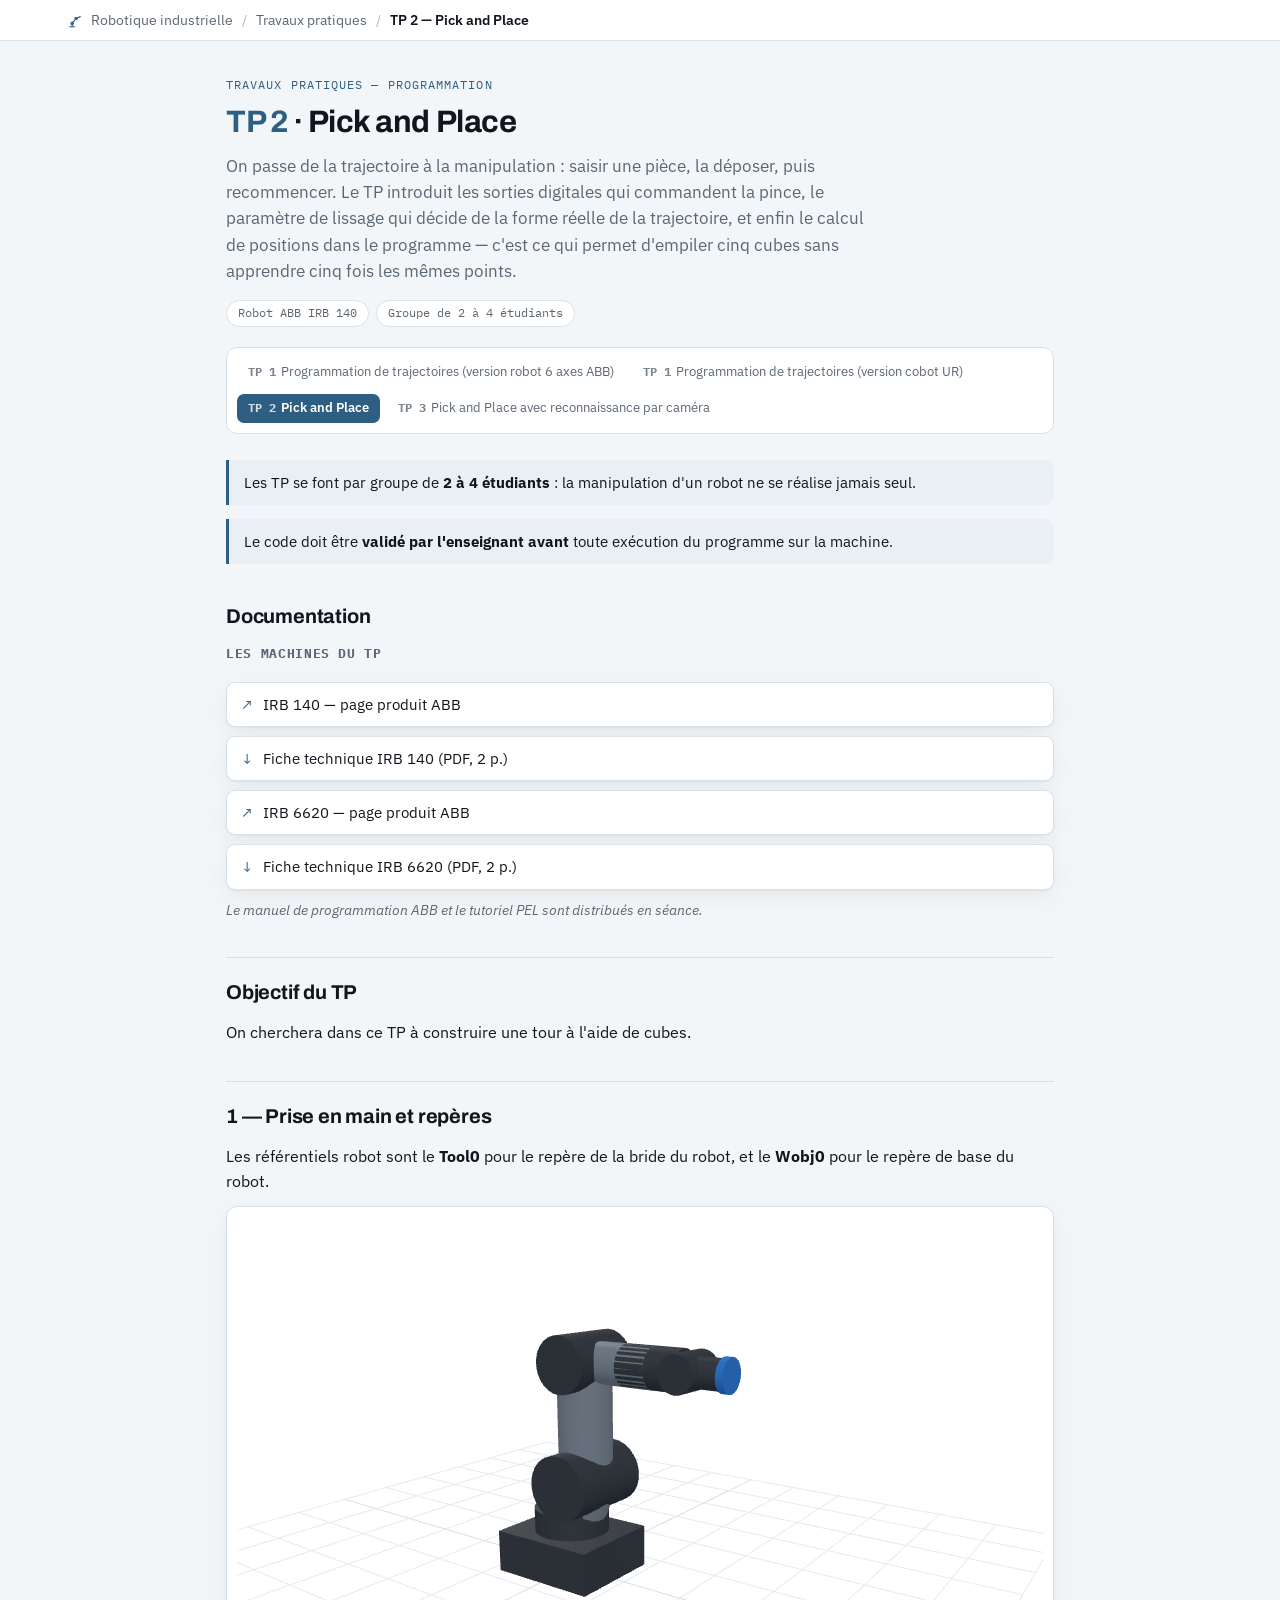
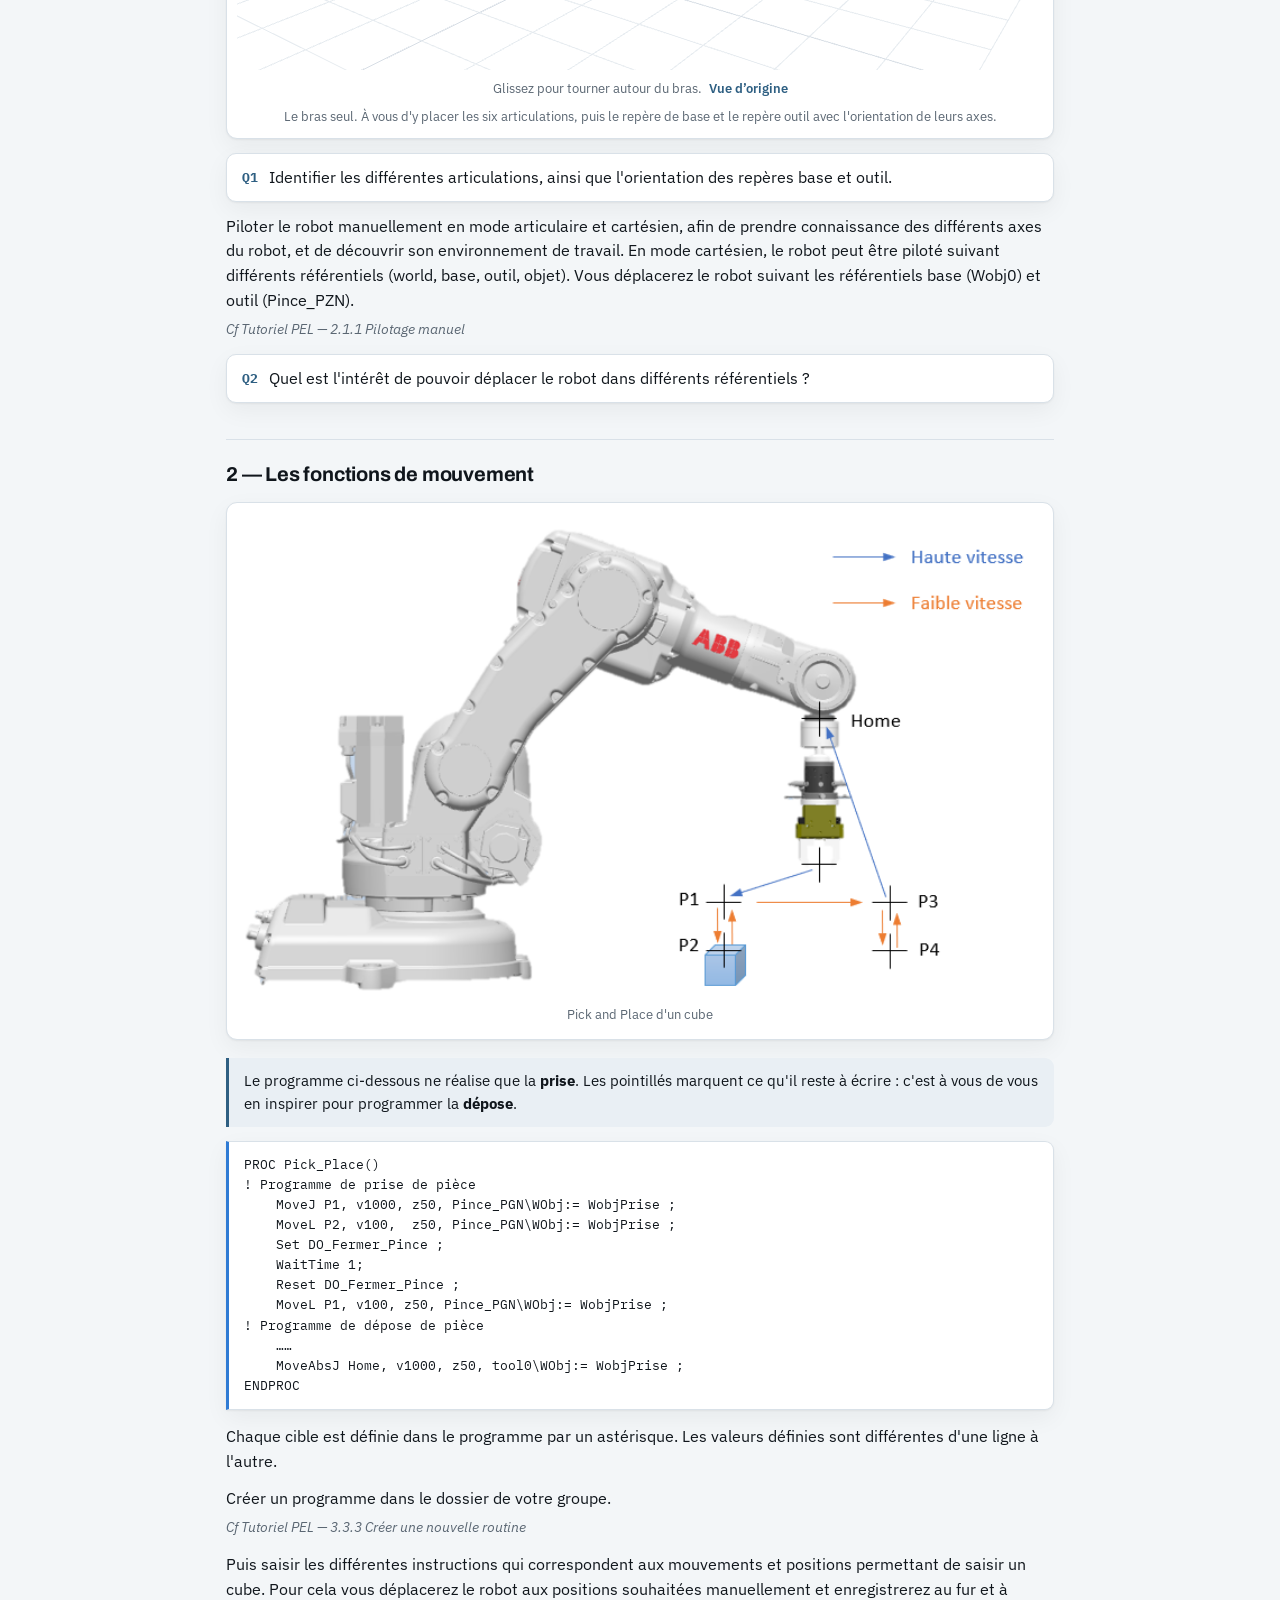
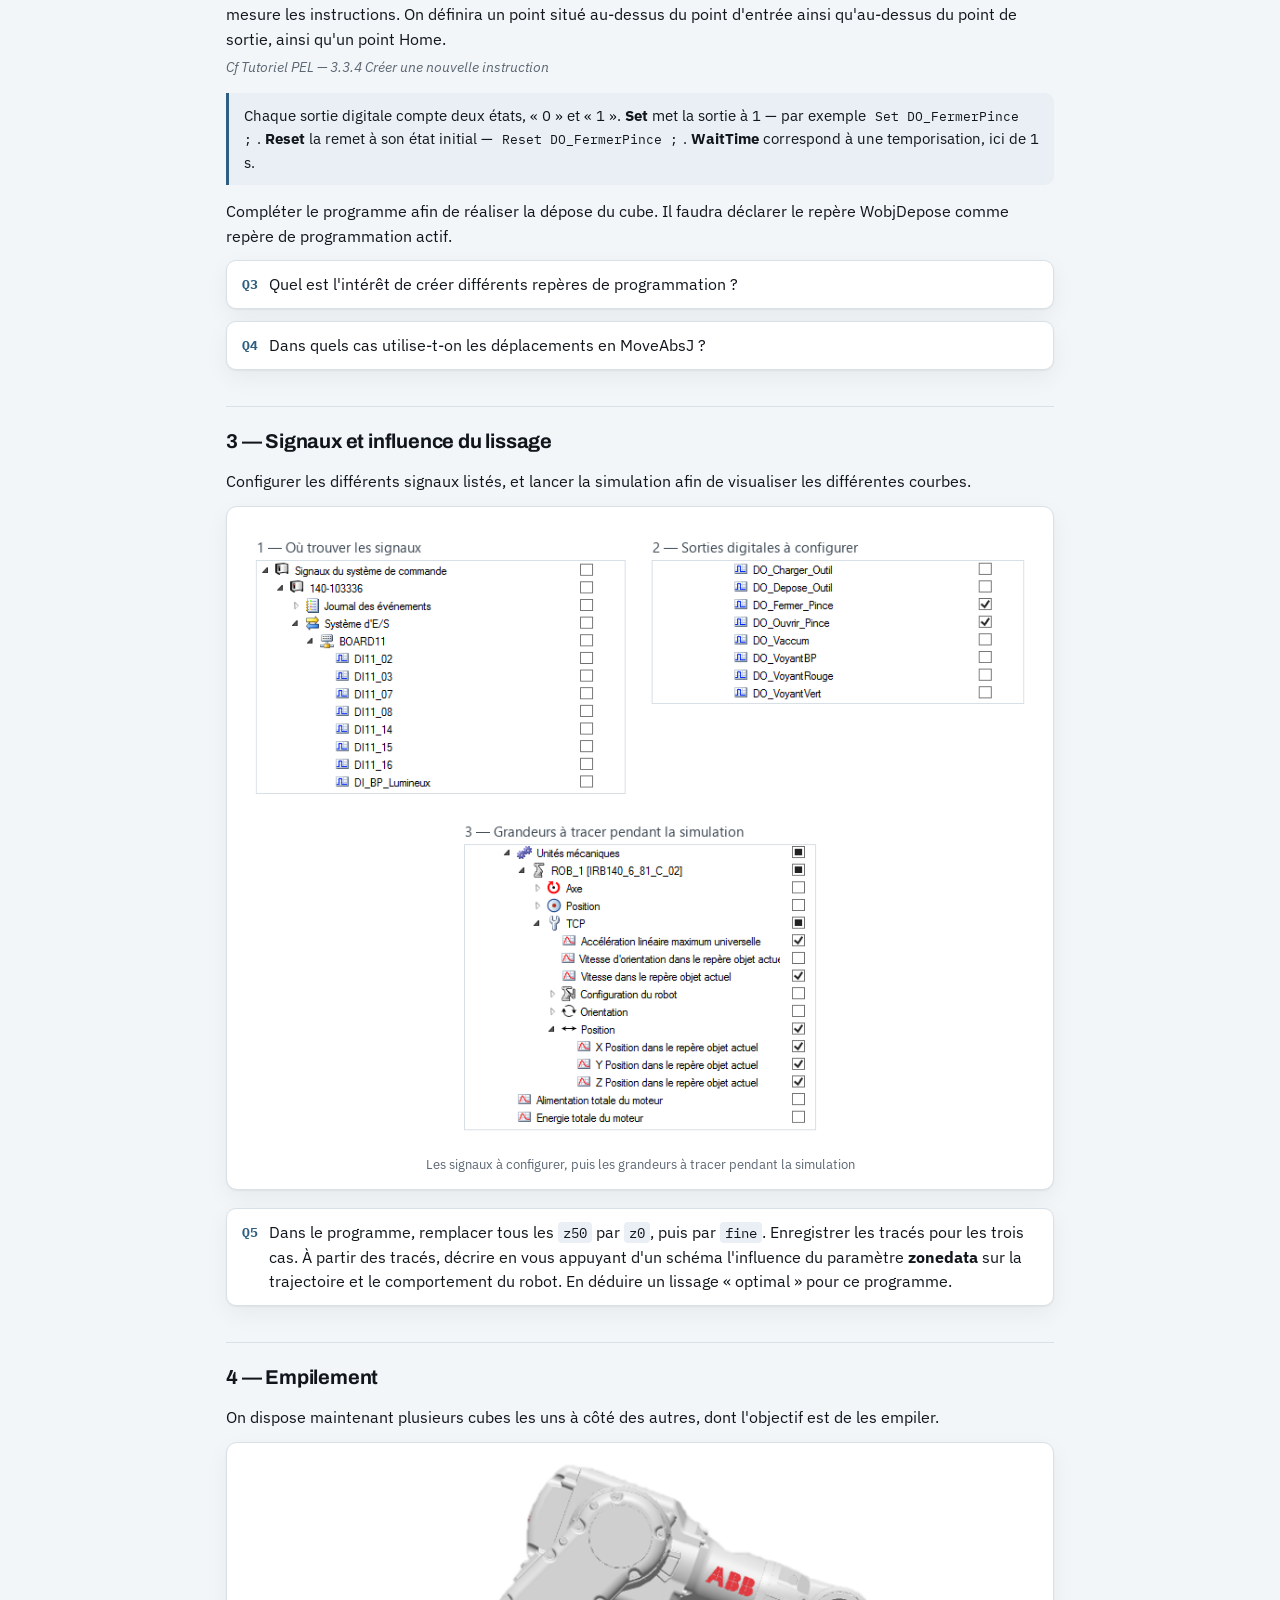
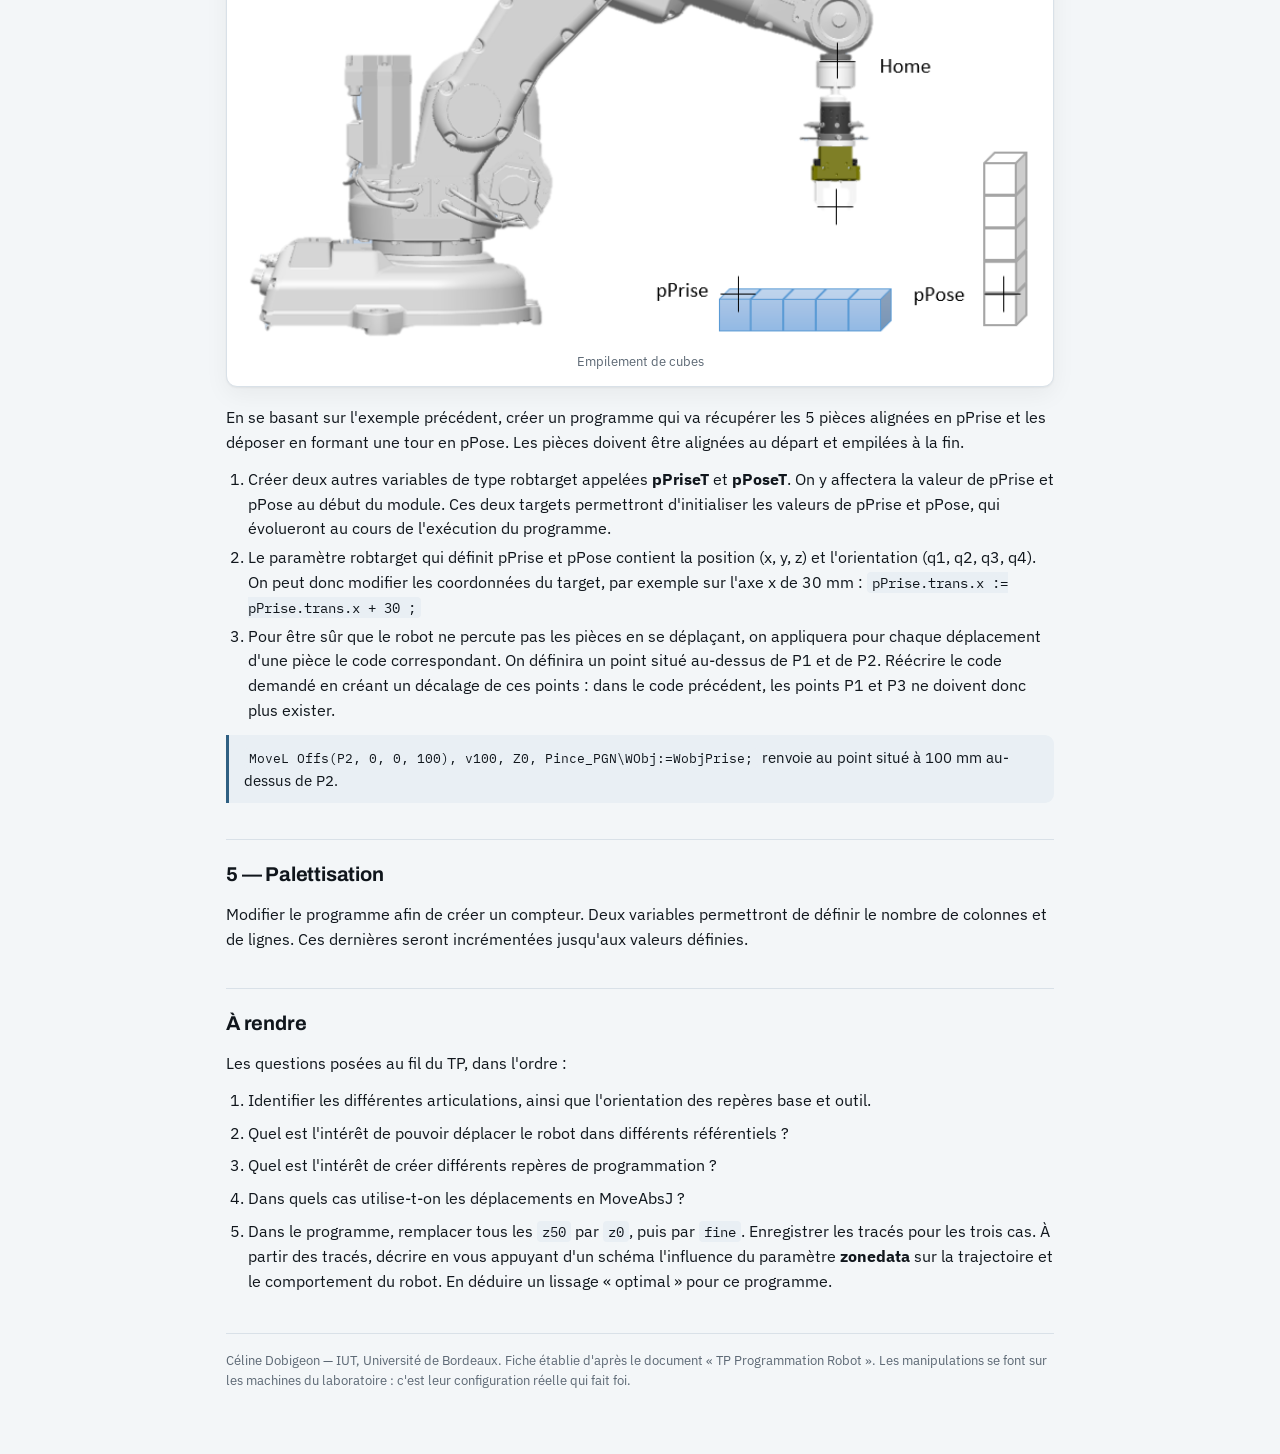
<file: tp/pick-and-place-abb/index.html>
<!doctype html>
<html lang="fr">
<head>
<meta charset="utf-8">
<meta name="viewport" content="width=device-width,initial-scale=1,viewport-fit=cover">
<title>TP 2 — Pick and Place — Robotique industrielle</title>
<meta name="description" content="Pince, sorties digitales, zonedata, empilement et palettisation">
<link rel="preconnect" href="https://fonts.gstatic.com" crossorigin>
<link rel="stylesheet" href="https://fonts.googleapis.com/css2?family=Archivo:wght@500;600;700&family=IBM+Plex+Mono:wght@400;500&family=IBM+Plex+Sans:wght@400;500;600&display=swap">
<link rel="stylesheet" href="../../assets/fiche.css">
</head>
<body class="abb">
<div class="crumb"><div class="in"><a href="../../index.html"><svg viewBox="0 0 48 48" fill="none" stroke="currentColor" stroke-width="3" stroke-linecap="round" stroke-linejoin="round" aria-hidden="true"><path d="M10 42h13"/><path d="M16.5 42V33"/><path d="M16.5 33 L27 20"/><path d="M27 20 L38 15"/><circle cx="16.5" cy="33" r="3.2"/><circle cx="27" cy="20" r="3.2"/></svg> Robotique industrielle</a><span class="sep">/</span><a href="../index.html">Travaux pratiques</a><span class="sep">/</span><b>TP 2 — Pick and Place</b></div></div>
<div class="wrap">
<header><p class="eyebrow">Travaux pratiques — programmation</p><h1><span class="n">TP 2</span> · Pick and Place</h1><p class="lede">On passe de la trajectoire à la manipulation : saisir une pièce, la déposer, puis recommencer. Le TP introduit les sorties digitales qui commandent la pince, le paramètre de lissage qui décide de la forme réelle de la trajectoire, et enfin le calcul de positions dans le programme — c'est ce qui permet d'empiler cinq cubes sans apprendre cinq fois les mêmes points.</p><div class="meta"><span class="tag">Robot ABB IRB 140</span><span class="tag">Groupe de 2 à 4 étudiants</span></div></header>
<nav class="serie" aria-label="Les quatre TP de programmation"><a href="../trajectoires-abb/index.html"><b>TP 1</b>Programmation de trajectoires (version robot 6 axes ABB)</a><a href="../trajectoires-ur/index.html"><b>TP 1</b>Programmation de trajectoires (version cobot UR)</a><span class="ici"><b>TP 2</b>Pick and Place</span><a href="../pick-and-place-camera-ur/index.html"><b>TP 3</b>Pick and Place avec reconnaissance par caméra</a></nav>
<p class="note">Les TP se font par groupe de <b>2 à 4 étudiants</b> : la manipulation d'un robot ne se réalise jamais seul.</p>
<p class="note">Le code doit être <b>validé par l'enseignant avant</b> toute exécution du programme sur la machine.</p>
<section><h2>Documentation</h2><div class="liens">
<h3>Les machines du TP</h3>
<a href="https://one.robotics.abb.com/en/p/IRB-140" target="_blank" rel="noopener"><span class="fl">↗</span><span>IRB 140 — page produit ABB</span></a>
<a href="../../doc/irb140-fiche-technique.pdf"><span class="fl">↓</span><span>Fiche technique IRB 140 (PDF, 2 p.)</span></a>
<a href="https://one.robotics.abb.com/en/sp/IRB-6620" target="_blank" rel="noopener"><span class="fl">↗</span><span>IRB 6620 — page produit ABB</span></a>
<a href="../../doc/irb6620-fiche-technique.pdf"><span class="fl">↓</span><span>Fiche technique IRB 6620 (PDF, 2 p.)</span></a>
</div></section>
<p class="pel">Le manuel de programmation ABB et le tutoriel PEL sont distribués en séance.</p>
<section><h2>Objectif du TP</h2>
<p>On cherchera dans ce TP à construire une tour à l'aide de cubes.</p>
</section>
<section><h2>1 — Prise en main et repères</h2>
<p>Les référentiels robot sont le <b>Tool0</b> pour le repère de la bride du robot, et le <b>Wobj0</b> pour le repère de base du robot.</p>
<figure class="schema" data-bras="irb140" data-vierge="1"><svg viewBox="48 164 684 312" role="img" xmlns="http://www.w3.org/2000/svg" aria-label="Schéma d'un robot ABB six axes vu de côté, sans aucune annotation : les articulations et les repères sont à identifier."><defs><marker id="fl" viewBox="0 0 10 10" refX="8" refY="5" markerWidth="6" markerHeight="6" orient="auto"><path d="M0 0 L10 5 L0 10 z" fill="var(--muted)"/></marker><marker id="px" viewBox="0 0 10 10" refX="9" refY="5" markerWidth="5" markerHeight="5" orient="auto"><path d="M0 0 L10 5 L0 10 z" fill="var(--red)"/></marker><marker id="py" viewBox="0 0 10 10" refX="9" refY="5" markerWidth="5" markerHeight="5" orient="auto"><path d="M0 0 L10 5 L0 10 z" fill="var(--green)"/></marker><marker id="pz" viewBox="0 0 10 10" refX="9" refY="5" markerWidth="5" markerHeight="5" orient="auto"><path d="M0 0 L10 5 L0 10 z" fill="var(--blue)"/></marker></defs><line x1="60" y1="462" x2="720" y2="462" stroke="var(--line)" stroke-width="2"/><rect x="146" y="452" width="118" height="10" rx="2" fill="var(--dark)"/><path d="M162 452 L172 408 L238 408 L248 452 Z" fill="var(--robot)"/><rect x="172" y="376" width="66" height="34" rx="6" fill="var(--robot)"/><circle cx="205" cy="376" r="22" fill="var(--dark)"/><line x1="205" y1="376" x2="300" y2="196" stroke="var(--robot)" stroke-width="42" stroke-linecap="round"/><circle cx="300" cy="196" r="20" fill="var(--dark)"/><line x1="300" y1="196" x2="470" y2="238" stroke="var(--robot)" stroke-width="34" stroke-linecap="round"/><rect x="372" y="196" width="16" height="46" rx="4" fill="var(--dark)" transform="rotate(14 380 219)"/><circle cx="470" cy="238" r="18" fill="var(--dark)"/><line x1="470" y1="238" x2="536" y2="258" stroke="var(--robot)" stroke-width="26" stroke-linecap="round"/><circle cx="536" cy="258" r="14" fill="var(--dark)"/><rect x="546" y="240" width="13" height="37" rx="3" fill="var(--blue)"/></svg><figcaption>Le bras seul. À vous d'y placer les six articulations, puis le repère de base et le repère outil avec l'orientation de leurs axes.</figcaption></figure>
<div class="q"><span class="pic">Q1</span><p>Identifier les différentes articulations, ainsi que l'orientation des repères base et outil.</p></div>
<p>Piloter le robot manuellement en mode articulaire et cartésien, afin de prendre connaissance des différents axes du robot, et de découvrir son environnement de travail. En mode cartésien, le robot peut être piloté suivant différents référentiels (world, base, outil, objet). Vous déplacerez le robot suivant les référentiels base (Wobj0) et outil (Pince_PZN).</p>
<p class="pel">Cf Tutoriel PEL — 2.1.1 Pilotage manuel</p>
<div class="q"><span class="pic">Q2</span><p>Quel est l'intérêt de pouvoir déplacer le robot dans différents référentiels ?</p></div>
</section>
<section><h2>2 — Les fonctions de mouvement</h2>
<figure><img src="img/pick-place.png" alt="Pick and Place d&#x27;un cube" loading="lazy"><figcaption>Pick and Place d&#x27;un cube</figcaption></figure>
<p class="note">Le programme ci-dessous ne réalise que la <b>prise</b>. Les pointillés marquent ce qu'il reste à écrire : c'est à vous de vous en inspirer pour programmer la <b>dépose</b>.</p>
<pre><code>PROC Pick_Place()
! Programme de prise de pièce
    MoveJ P1, v1000, z50, Pince_PGN\WObj:= WobjPrise ;
    MoveL P2, v100,  z50, Pince_PGN\WObj:= WobjPrise ;
    Set DO_Fermer_Pince ;
    WaitTime 1;
    Reset DO_Fermer_Pince ;
    MoveL P1, v100, z50, Pince_PGN\WObj:= WobjPrise ;
! Programme de dépose de pièce
    ……
    MoveAbsJ Home, v1000, z50, tool0\WObj:= WobjPrise ;
ENDPROC</code></pre>
<p>Chaque cible est définie dans le programme par un astérisque. Les valeurs définies sont différentes d'une ligne à l'autre.</p>
<p>Créer un programme dans le dossier de votre groupe.</p>
<p class="pel">Cf Tutoriel PEL — 3.3.3 Créer une nouvelle routine</p>
<p>Puis saisir les différentes instructions qui correspondent aux mouvements et positions permettant de saisir un cube. Pour cela vous déplacerez le robot aux positions souhaitées manuellement et enregistrerez au fur et à mesure les instructions. On définira un point situé au-dessus du point d'entrée ainsi qu'au-dessus du point de sortie, ainsi qu'un point Home.</p>
<p class="pel">Cf Tutoriel PEL — 3.3.4 Créer une nouvelle instruction</p>
<p class="note">Chaque sortie digitale compte deux états, « 0 » et « 1 ». <b>Set</b> met la sortie à 1 — par exemple <code>Set DO_FermerPince ;</code>. <b>Reset</b> la remet à son état initial — <code>Reset DO_FermerPince ;</code>. <b>WaitTime</b> correspond à une temporisation, ici de 1 s.</p>
<p>Compléter le programme afin de réaliser la dépose du cube. Il faudra déclarer le repère WobjDepose comme repère de programmation actif.</p>
<div class="q"><span class="pic">Q3</span><p>Quel est l'intérêt de créer différents repères de programmation ?</p></div>
<div class="q"><span class="pic">Q4</span><p>Dans quels cas utilise-t-on les déplacements en MoveAbsJ ?</p></div>
</section>
<section><h2>3 — Signaux et influence du lissage</h2>
<p>Configurer les différents signaux listés, et lancer la simulation afin de visualiser les différentes courbes.</p>
<figure><img src="img/signaux.png" alt="Les signaux à configurer, puis les grandeurs à tracer pendant la simulation" loading="lazy"><figcaption>Les signaux à configurer, puis les grandeurs à tracer pendant la simulation</figcaption></figure>
<div class="q"><span class="pic">Q5</span><p>Dans le programme, remplacer tous les <code>z50</code> par <code>z0</code>, puis par <code>fine</code>. Enregistrer les tracés pour les trois cas. À partir des tracés, décrire en vous appuyant d'un schéma l'influence du paramètre <b>zonedata</b> sur la trajectoire et le comportement du robot. En déduire un lissage « optimal » pour ce programme.</p></div>
</section>
<section><h2>4 — Empilement</h2>
<p>On dispose maintenant plusieurs cubes les uns à côté des autres, dont l'objectif est de les empiler.</p>
<figure><img src="img/empilement.png" alt="Empilement de cubes" loading="lazy"><figcaption>Empilement de cubes</figcaption></figure>
<p>En se basant sur l'exemple précédent, créer un programme qui va récupérer les 5 pièces alignées en pPrise et les déposer en formant une tour en pPose. Les pièces doivent être alignées au départ et empilées à la fin.</p>
<ol><li>Créer deux autres variables de type robtarget appelées <b>pPriseT</b> et <b>pPoseT</b>. On y affectera la valeur de pPrise et pPose au début du module. Ces deux targets permettront d'initialiser les valeurs de pPrise et pPose, qui évolueront au cours de l'exécution du programme.</li><li>Le paramètre robtarget qui définit pPrise et pPose contient la position (x, y, z) et l'orientation (q1, q2, q3, q4). On peut donc modifier les coordonnées du target, par exemple sur l'axe x de 30 mm : <code>pPrise.trans.x := pPrise.trans.x + 30 ;</code></li><li>Pour être sûr que le robot ne percute pas les pièces en se déplaçant, on appliquera pour chaque déplacement d'une pièce le code correspondant. On définira un point situé au-dessus de P1 et de P2. Réécrire le code demandé en créant un décalage de ces points : dans le code précédent, les points P1 et P3 ne doivent donc plus exister.</li></ol>
<p class="note"><code>MoveL Offs(P2, 0, 0, 100), v100, Z0, Pince_PGN\WObj:=WobjPrise;</code> renvoie au point situé à 100 mm au-dessus de P2.</p>
</section>
<section><h2>5 — Palettisation</h2>
<p>Modifier le programme afin de créer un compteur. Deux variables permettront de définir le nombre de colonnes et de lignes. Ces dernières seront incrémentées jusqu'aux valeurs définies.</p>
</section>
<section class="rendre"><h2>À rendre</h2><p>Les questions posées au fil du TP, dans l'ordre :</p><ol>
<li>Identifier les différentes articulations, ainsi que l'orientation des repères base et outil.</li>
<li>Quel est l'intérêt de pouvoir déplacer le robot dans différents référentiels ?</li>
<li>Quel est l'intérêt de créer différents repères de programmation ?</li>
<li>Dans quels cas utilise-t-on les déplacements en MoveAbsJ ?</li>
<li>Dans le programme, remplacer tous les <code>z50</code> par <code>z0</code>, puis par <code>fine</code>. Enregistrer les tracés pour les trois cas. À partir des tracés, décrire en vous appuyant d'un schéma l'influence du paramètre <b>zonedata</b> sur la trajectoire et le comportement du robot. En déduire un lissage « optimal » pour ce programme.</li>
</ol></section>
<footer>Céline Dobigeon — IUT, Université de Bordeaux. Fiche établie d'après le document « TP Programmation Robot ». Les manipulations se font sur les machines du laboratoire : c'est leur configuration réelle qui fait foi.</footer>
</div>
<script src="../../assets/vendor/three.min.js"></script>
<script src="../../assets/bras3d.js"></script>
</body>
</html>
</file>
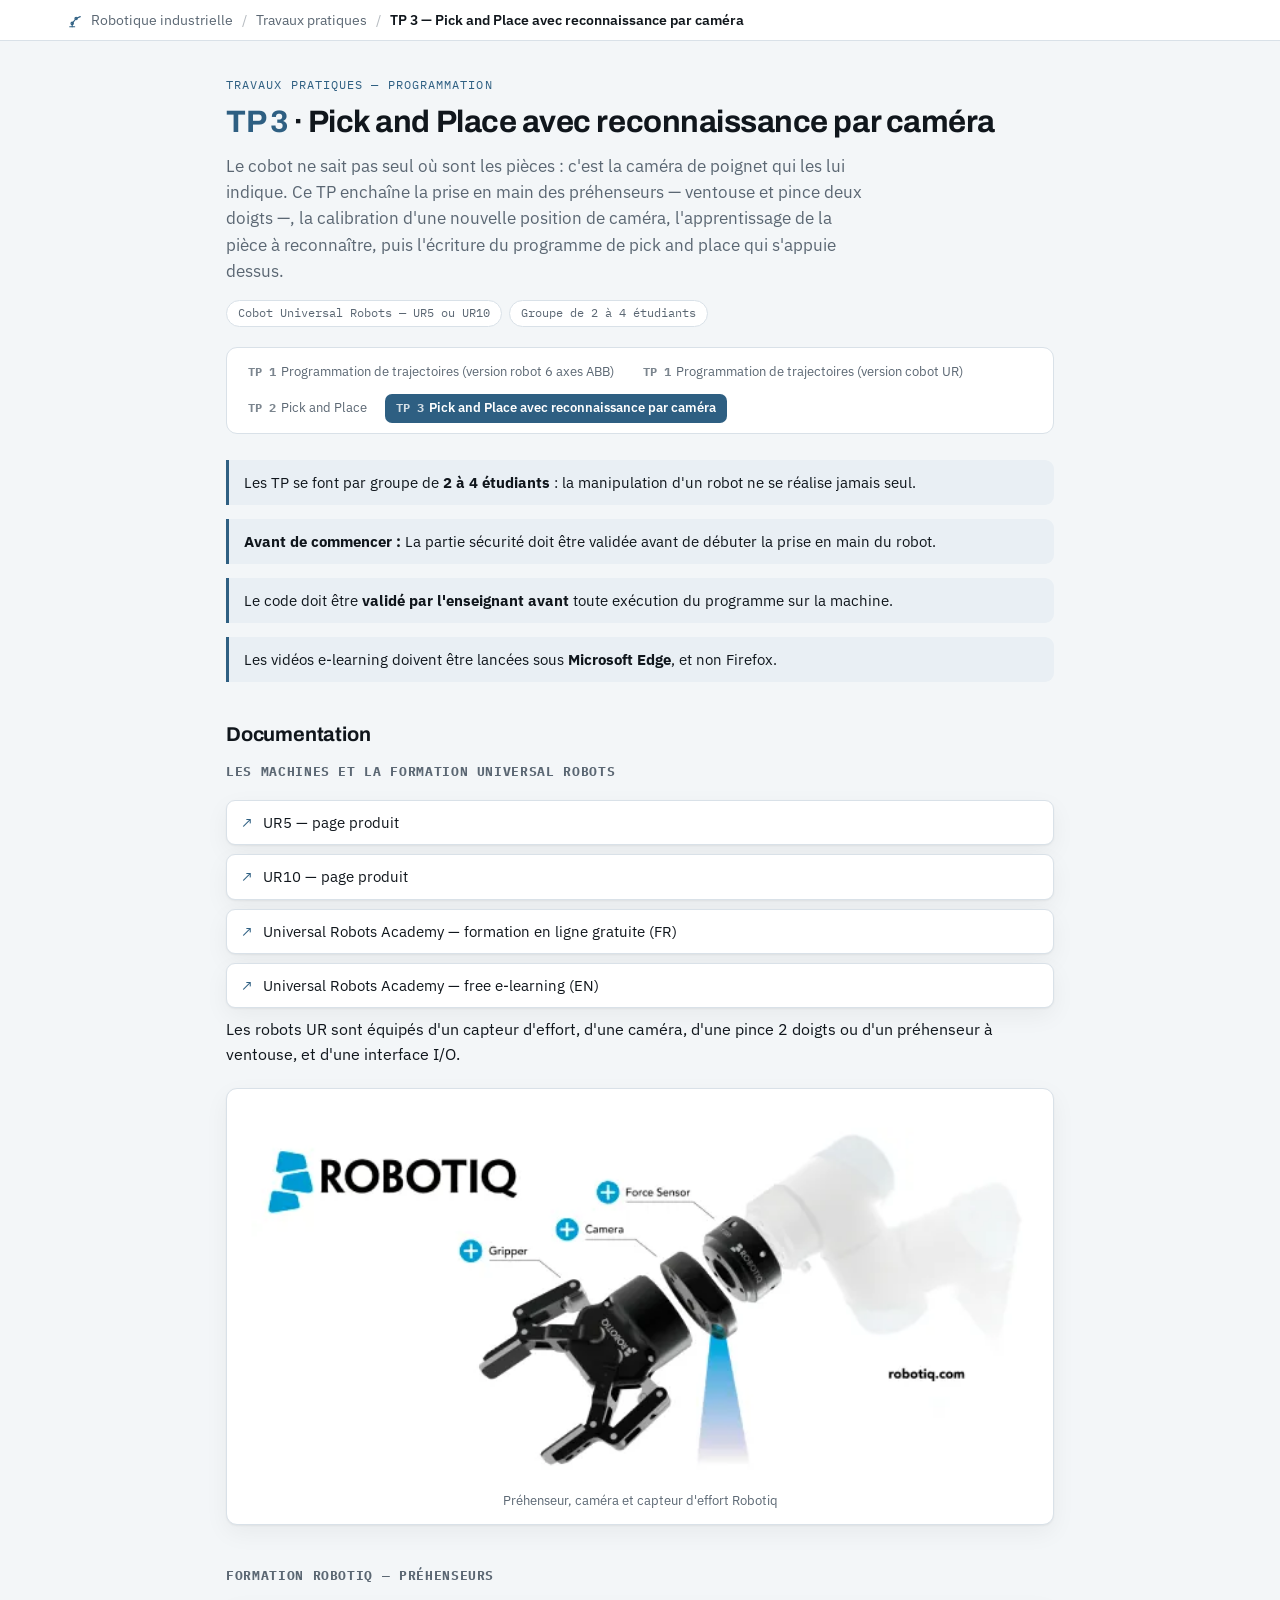
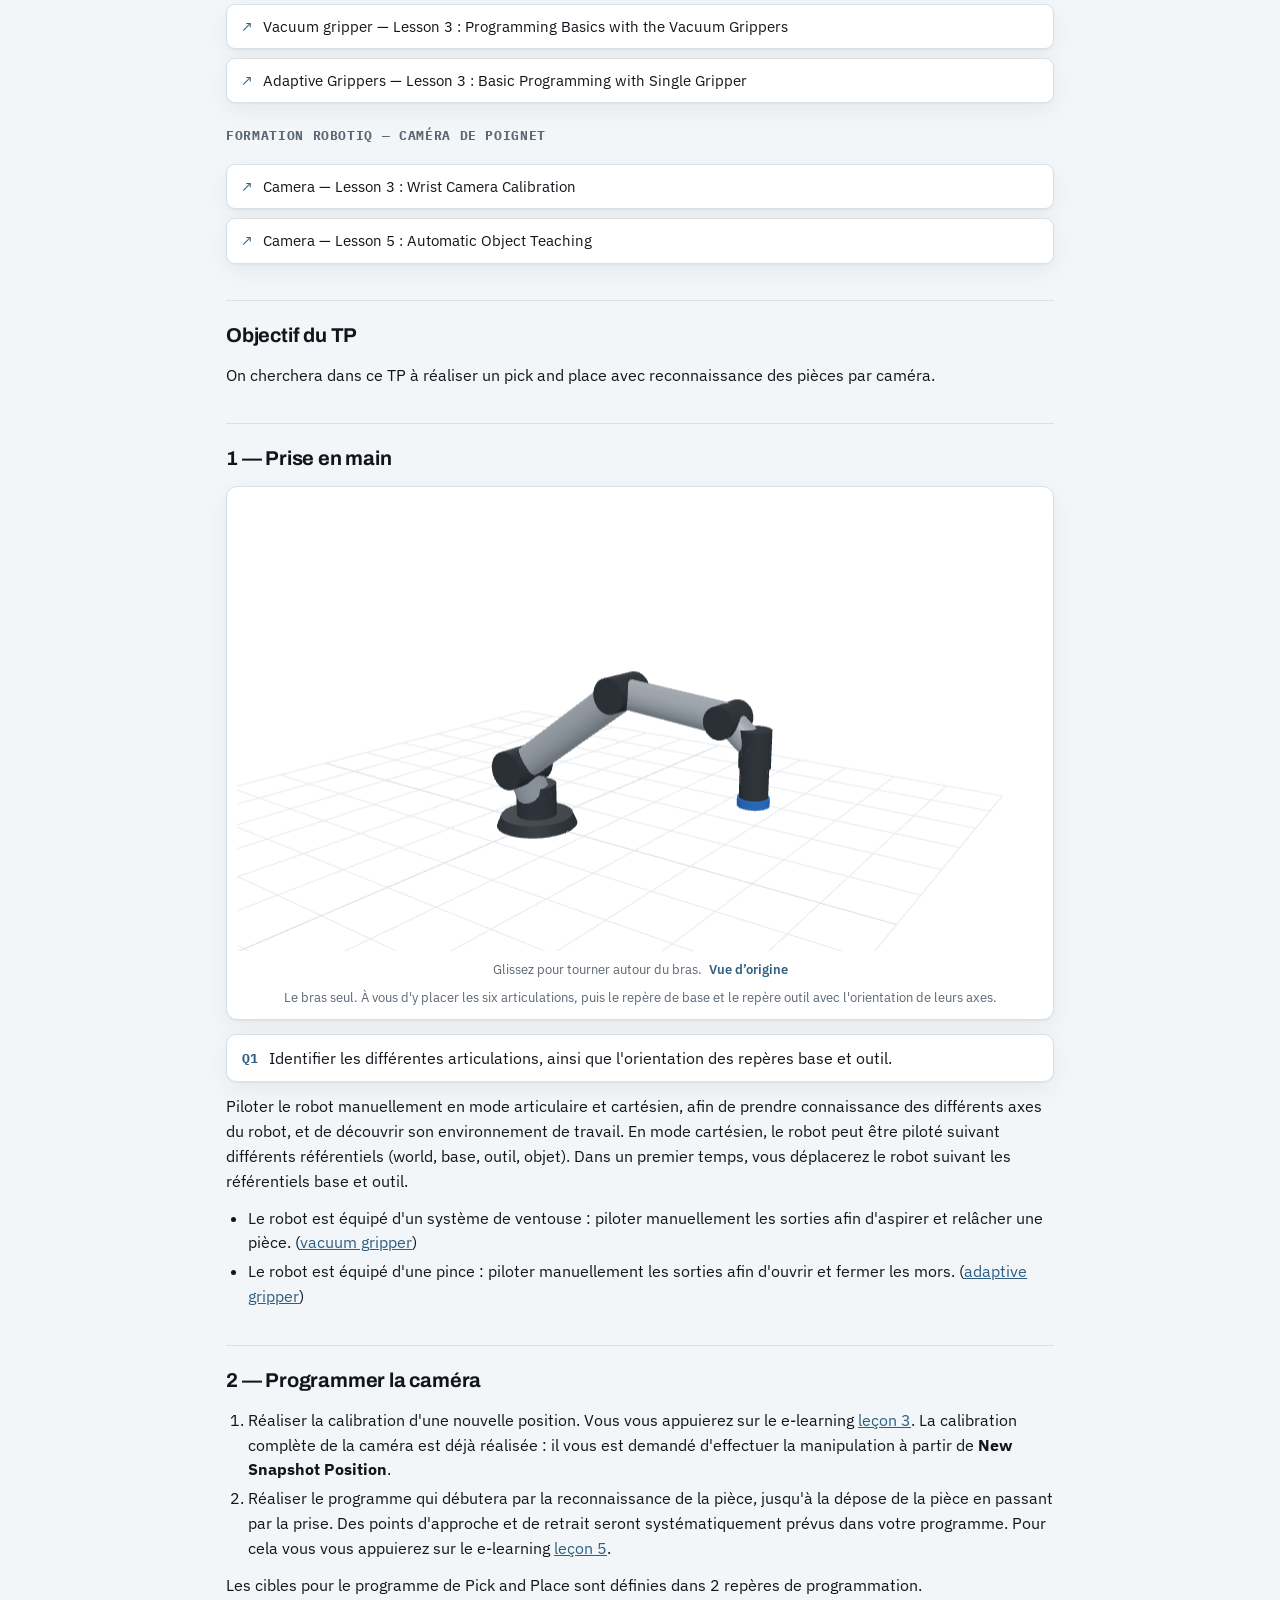
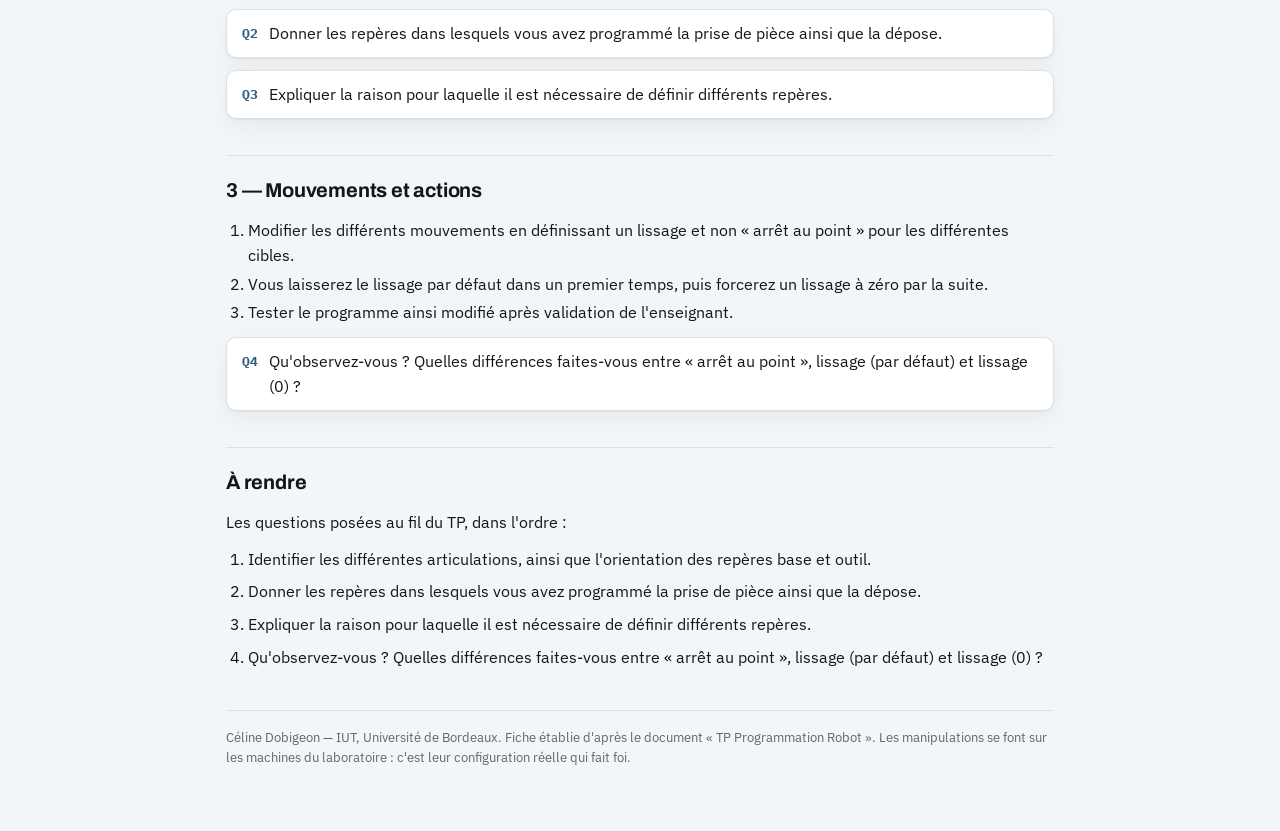
<file: tp/pick-and-place-camera-ur/index.html>
<!doctype html>
<html lang="fr">
<head>
<meta charset="utf-8">
<meta name="viewport" content="width=device-width,initial-scale=1,viewport-fit=cover">
<title>TP 3 — Pick and Place avec reconnaissance par caméra — Robotique industrielle</title>
<meta name="description" content="Ventouse, pince, caméra de poignet et e-learning Robotiq">
<link rel="preconnect" href="https://fonts.gstatic.com" crossorigin>
<link rel="stylesheet" href="https://fonts.googleapis.com/css2?family=Archivo:wght@500;600;700&family=IBM+Plex+Mono:wght@400;500&family=IBM+Plex+Sans:wght@400;500;600&display=swap">
<link rel="stylesheet" href="../../assets/fiche.css">
</head>
<body class="ur">
<div class="crumb"><div class="in"><a href="../../index.html"><svg viewBox="0 0 48 48" fill="none" stroke="currentColor" stroke-width="3" stroke-linecap="round" stroke-linejoin="round" aria-hidden="true"><path d="M10 42h13"/><path d="M16.5 42V33"/><path d="M16.5 33 L27 20"/><path d="M27 20 L38 15"/><circle cx="16.5" cy="33" r="3.2"/><circle cx="27" cy="20" r="3.2"/></svg> Robotique industrielle</a><span class="sep">/</span><a href="../index.html">Travaux pratiques</a><span class="sep">/</span><b>TP 3 — Pick and Place avec reconnaissance par caméra</b></div></div>
<div class="wrap">
<header><p class="eyebrow">Travaux pratiques — programmation</p><h1><span class="n">TP 3</span> · Pick and Place avec reconnaissance par caméra</h1><p class="lede">Le cobot ne sait pas seul où sont les pièces : c'est la caméra de poignet qui les lui indique. Ce TP enchaîne la prise en main des préhenseurs — ventouse et pince deux doigts —, la calibration d'une nouvelle position de caméra, l'apprentissage de la pièce à reconnaître, puis l'écriture du programme de pick and place qui s'appuie dessus.</p><div class="meta"><span class="tag">Cobot Universal Robots — UR5 ou UR10</span><span class="tag">Groupe de 2 à 4 étudiants</span></div></header>
<nav class="serie" aria-label="Les quatre TP de programmation"><a href="../trajectoires-abb/index.html"><b>TP 1</b>Programmation de trajectoires (version robot 6 axes ABB)</a><a href="../trajectoires-ur/index.html"><b>TP 1</b>Programmation de trajectoires (version cobot UR)</a><a href="../pick-and-place-abb/index.html"><b>TP 2</b>Pick and Place</a><span class="ici"><b>TP 3</b>Pick and Place avec reconnaissance par caméra</span></nav>
<p class="note">Les TP se font par groupe de <b>2 à 4 étudiants</b> : la manipulation d'un robot ne se réalise jamais seul.</p>
<p class="note"><b>Avant de commencer :</b> La partie sécurité doit être validée avant de débuter la prise en main du robot.</p>
<p class="note">Le code doit être <b>validé par l'enseignant avant</b> toute exécution du programme sur la machine.</p>
<p class="note">Les vidéos e-learning doivent être lancées sous <b>Microsoft Edge</b>, et non Firefox.</p>
<section><h2>Documentation</h2><div class="liens">
<h3>Les machines et la formation Universal Robots</h3>
<a href="https://www.universal-robots.com/fr/produits/robot-ur5/" target="_blank" rel="noopener"><span class="fl">↗</span><span>UR5 — page produit</span></a>
<a href="https://www.universal-robots.com/fr/produits/robot-ur10/" target="_blank" rel="noopener"><span class="fl">↗</span><span>UR10 — page produit</span></a>
<a href="https://academy.universal-robots.com/fr/formation-en-ligne-gratuite/" target="_blank" rel="noopener"><span class="fl">↗</span><span>Universal Robots Academy — formation en ligne gratuite (FR)</span></a>
<a href="https://academy.universal-robots.com/free-e-learning/" target="_blank" rel="noopener"><span class="fl">↗</span><span>Universal Robots Academy — free e-learning (EN)</span></a>
<p>Les robots UR sont équipés d'un capteur d'effort, d'une caméra, d'une pince 2 doigts ou d'un préhenseur à ventouse, et d'une interface I/O.</p>
<figure><img src="img/robotiq-equipement.png" alt="Préhenseur, caméra et capteur d&#x27;effort Robotiq" loading="lazy"><figcaption>Préhenseur, caméra et capteur d&#x27;effort Robotiq</figcaption></figure>
<h3>Formation Robotiq — préhenseurs</h3>
<a href="https://elearning.robotiq.com/course/view.php?id=6&amp;section=3" target="_blank" rel="noopener"><span class="fl">↗</span><span>Vacuum gripper — Lesson 3 : Programming Basics with the Vacuum Grippers</span></a>
<a href="https://elearning.robotiq.com/course/view.php?id=3&amp;section=3" target="_blank" rel="noopener"><span class="fl">↗</span><span>Adaptive Grippers — Lesson 3 : Basic Programming with Single Gripper</span></a>
<h3>Formation Robotiq — caméra de poignet</h3>
<a href="https://elearning.robotiq.com/course/view.php?id=5&amp;section=3" target="_blank" rel="noopener"><span class="fl">↗</span><span>Camera — Lesson 3 : Wrist Camera Calibration</span></a>
<a href="https://elearning.robotiq.com/course/view.php?id=5&amp;section=5" target="_blank" rel="noopener"><span class="fl">↗</span><span>Camera — Lesson 5 : Automatic Object Teaching</span></a>
</div></section>
<section><h2>Objectif du TP</h2>
<p>On cherchera dans ce TP à réaliser un pick and place avec reconnaissance des pièces par caméra.</p>
</section>
<section><h2>1 — Prise en main</h2>
<figure class="schema" data-bras="ur" data-vierge="1"><svg viewBox="48 164 684 312" role="img" xmlns="http://www.w3.org/2000/svg" aria-label="Schéma d'un cobot Universal Robots vu de côté, sans aucune annotation : les articulations et les repères sont à identifier."><defs><marker id="fl" viewBox="0 0 10 10" refX="8" refY="5" markerWidth="6" markerHeight="6" orient="auto"><path d="M0 0 L10 5 L0 10 z" fill="var(--muted)"/></marker><marker id="px" viewBox="0 0 10 10" refX="9" refY="5" markerWidth="5" markerHeight="5" orient="auto"><path d="M0 0 L10 5 L0 10 z" fill="var(--red)"/></marker><marker id="py" viewBox="0 0 10 10" refX="9" refY="5" markerWidth="5" markerHeight="5" orient="auto"><path d="M0 0 L10 5 L0 10 z" fill="var(--green)"/></marker><marker id="pz" viewBox="0 0 10 10" refX="9" refY="5" markerWidth="5" markerHeight="5" orient="auto"><path d="M0 0 L10 5 L0 10 z" fill="var(--blue)"/></marker></defs><line x1="60" y1="462" x2="720" y2="462" stroke="var(--line)" stroke-width="2"/><rect x="150" y="450" width="112" height="12" rx="2" fill="var(--dark)"/><path d="M170 450 L178 414 L234 414 L242 450 Z" fill="var(--robot)"/><circle cx="206" cy="406" r="24" fill="var(--dark)"/><circle cx="206" cy="370" r="25" fill="var(--dark)"/><line x1="206" y1="370" x2="318" y2="196" stroke="var(--robot)" stroke-width="40" stroke-linecap="round"/><circle cx="318" cy="196" r="22" fill="var(--dark)"/><line x1="318" y1="196" x2="472" y2="232" stroke="var(--robot)" stroke-width="32" stroke-linecap="round"/><circle cx="472" cy="232" r="18" fill="var(--dark)"/><line x1="472" y1="232" x2="518" y2="252" stroke="var(--robot)" stroke-width="26" stroke-linecap="round"/><circle cx="518" cy="252" r="16" fill="var(--dark)"/><line x1="518" y1="252" x2="552" y2="262" stroke="var(--robot)" stroke-width="22" stroke-linecap="round"/><circle cx="552" cy="262" r="13" fill="var(--dark)"/><rect x="561" y="246" width="12" height="33" rx="3" fill="var(--blue)"/></svg><figcaption>Le bras seul. À vous d'y placer les six articulations, puis le repère de base et le repère outil avec l'orientation de leurs axes.</figcaption></figure>
<div class="q"><span class="pic">Q1</span><p>Identifier les différentes articulations, ainsi que l'orientation des repères base et outil.</p></div>
<p>Piloter le robot manuellement en mode articulaire et cartésien, afin de prendre connaissance des différents axes du robot, et de découvrir son environnement de travail. En mode cartésien, le robot peut être piloté suivant différents référentiels (world, base, outil, objet). Dans un premier temps, vous déplacerez le robot suivant les référentiels base et outil.</p>
<ul><li>Le robot est équipé d'un système de ventouse : piloter manuellement les sorties afin d'aspirer et relâcher une pièce. (<a href="https://elearning.robotiq.com/course/view.php?id=6&section=3" target="_blank" rel="noopener">vacuum gripper</a>)</li><li>Le robot est équipé d'une pince : piloter manuellement les sorties afin d'ouvrir et fermer les mors. (<a href="https://elearning.robotiq.com/course/view.php?id=3&section=3" target="_blank" rel="noopener">adaptive gripper</a>)</li></ul>
</section>
<section><h2>2 — Programmer la caméra</h2>
<ol><li>Réaliser la calibration d'une nouvelle position. Vous vous appuierez sur le e-learning <a href="https://elearning.robotiq.com/course/view.php?id=5&section=3" target="_blank" rel="noopener">leçon 3</a>. La calibration complète de la caméra est déjà réalisée&nbsp;: il vous est demandé d'effectuer la manipulation à partir de <b>New Snapshot Position</b>.</li><li>Réaliser le programme qui débutera par la reconnaissance de la pièce, jusqu'à la dépose de la pièce en passant par la prise. Des points d'approche et de retrait seront systématiquement prévus dans votre programme. Pour cela vous vous appuierez sur le e-learning <a href="https://elearning.robotiq.com/course/view.php?id=5&section=5" target="_blank" rel="noopener">leçon 5</a>.</li></ol>
<p>Les cibles pour le programme de Pick and Place sont définies dans 2 repères de programmation.</p>
<div class="q"><span class="pic">Q2</span><p>Donner les repères dans lesquels vous avez programmé la prise de pièce ainsi que la dépose.</p></div>
<div class="q"><span class="pic">Q3</span><p>Expliquer la raison pour laquelle il est nécessaire de définir différents repères.</p></div>
</section>
<section><h2>3 — Mouvements et actions</h2>
<ol><li>Modifier les différents mouvements en définissant un lissage et non « arrêt au point » pour les différentes cibles.</li><li>Vous laisserez le lissage par défaut dans un premier temps, puis forcerez un lissage à zéro par la suite.</li><li>Tester le programme ainsi modifié après validation de l'enseignant.</li></ol>
<div class="q"><span class="pic">Q4</span><p>Qu'observez-vous ? Quelles différences faites-vous entre « arrêt au point », lissage (par défaut) et lissage (0) ?</p></div>
</section>
<section class="rendre"><h2>À rendre</h2><p>Les questions posées au fil du TP, dans l'ordre :</p><ol>
<li>Identifier les différentes articulations, ainsi que l'orientation des repères base et outil.</li>
<li>Donner les repères dans lesquels vous avez programmé la prise de pièce ainsi que la dépose.</li>
<li>Expliquer la raison pour laquelle il est nécessaire de définir différents repères.</li>
<li>Qu'observez-vous ? Quelles différences faites-vous entre « arrêt au point », lissage (par défaut) et lissage (0) ?</li>
</ol></section>
<footer>Céline Dobigeon — IUT, Université de Bordeaux. Fiche établie d'après le document « TP Programmation Robot ». Les manipulations se font sur les machines du laboratoire : c'est leur configuration réelle qui fait foi.</footer>
</div>
<script src="../../assets/vendor/three.min.js"></script>
<script src="../../assets/bras3d.js"></script>
</body>
</html>
</file>
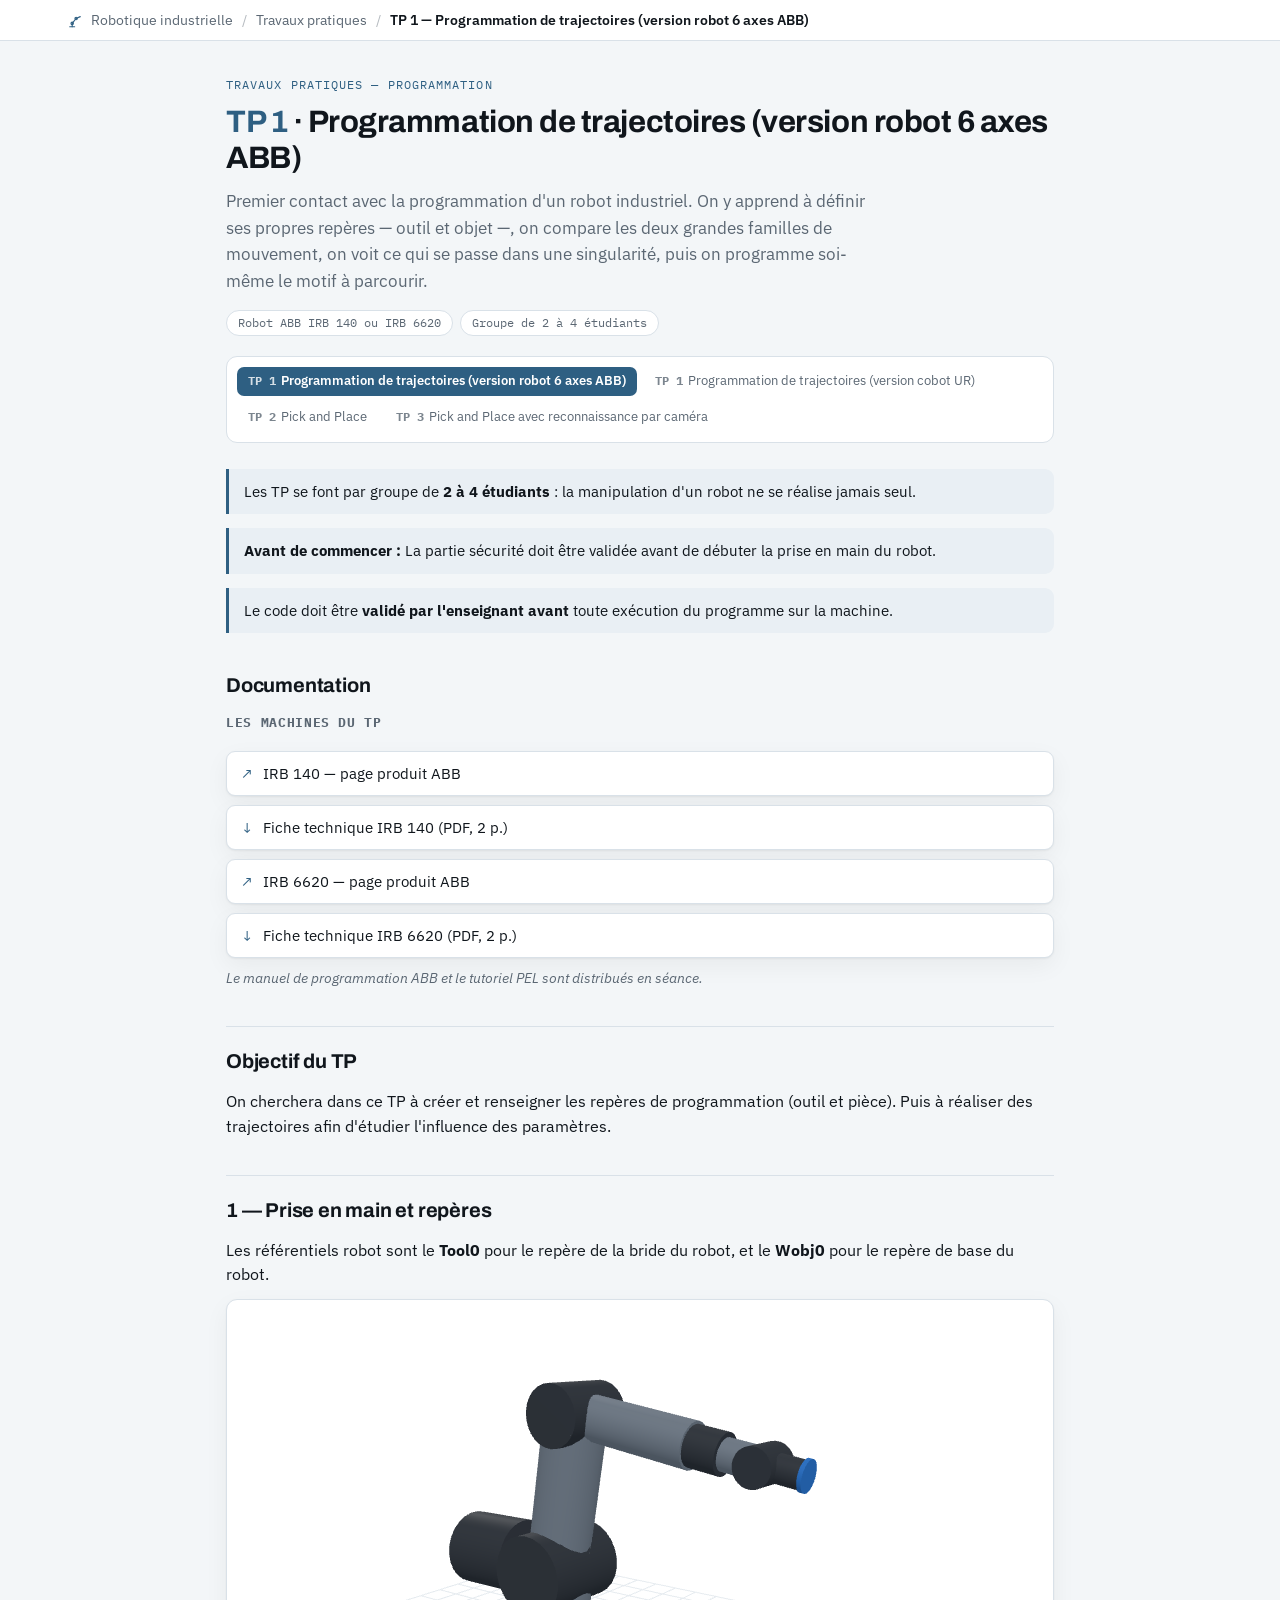
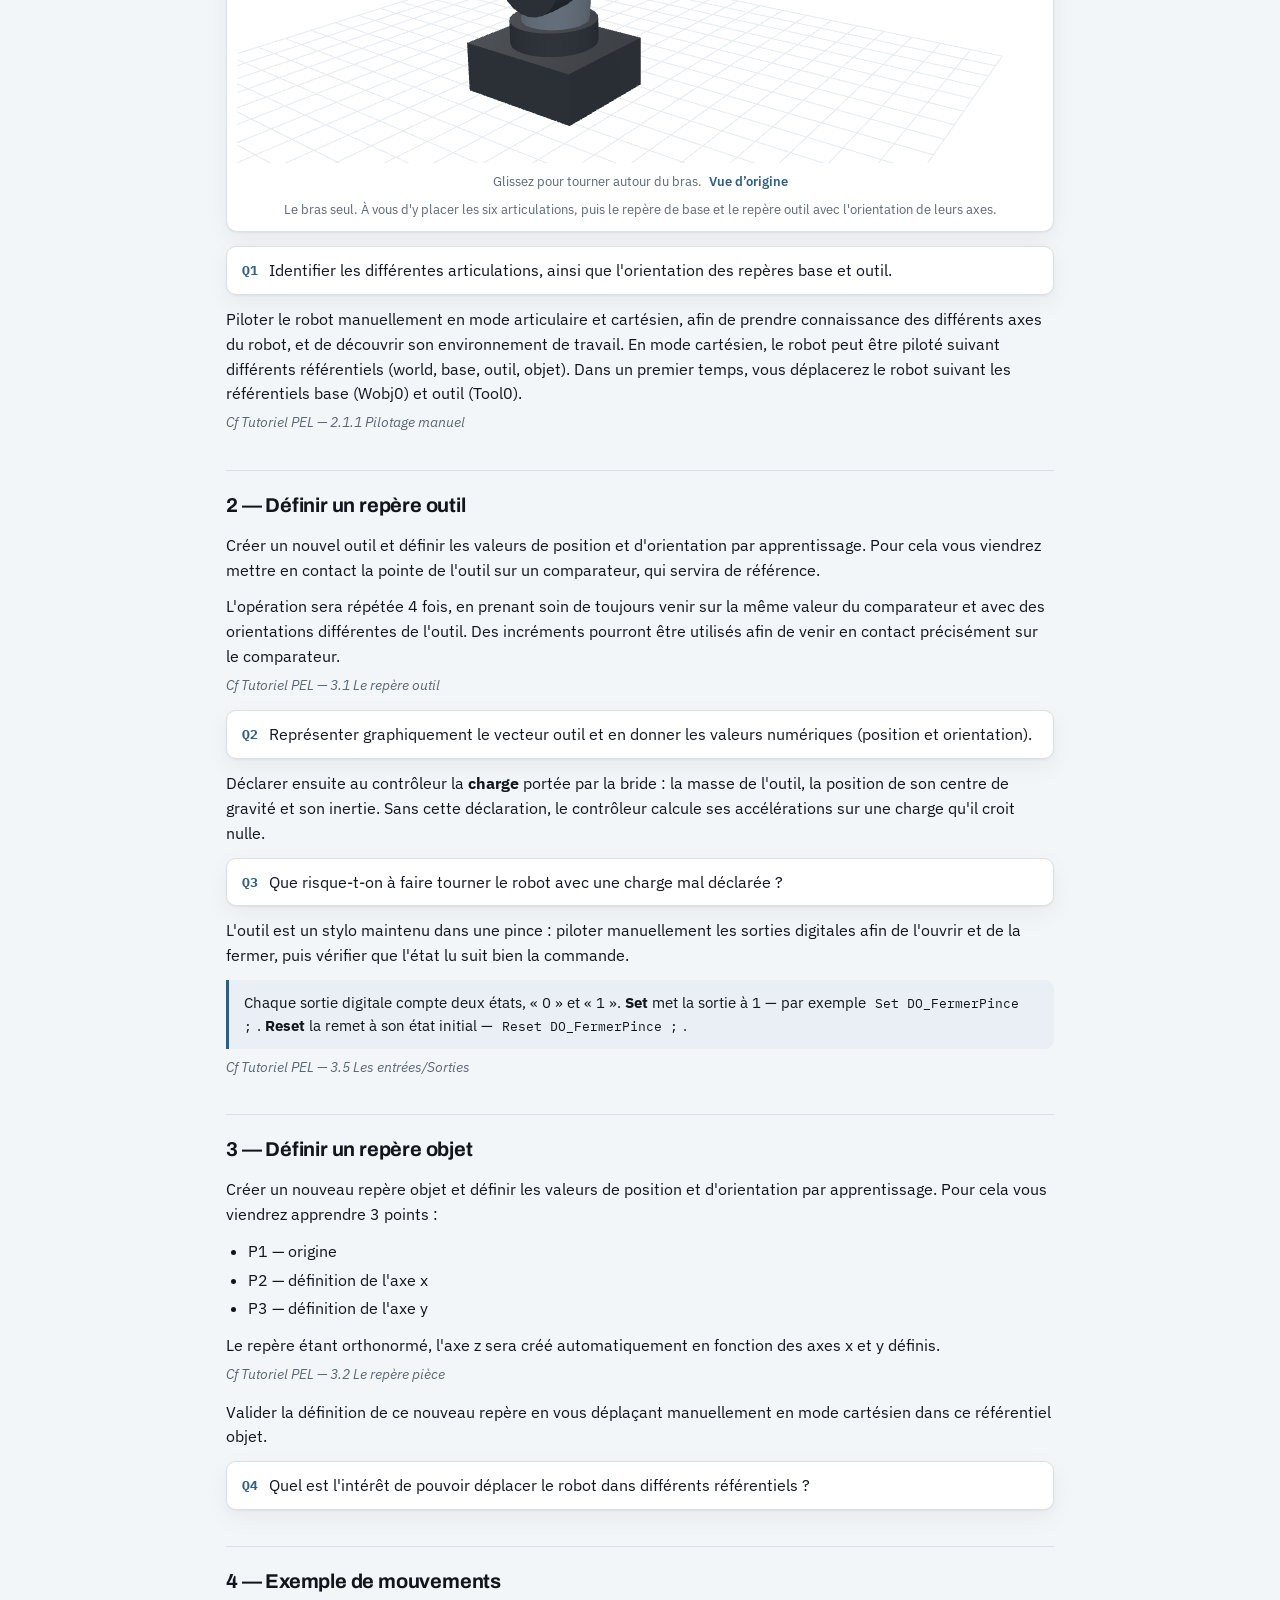
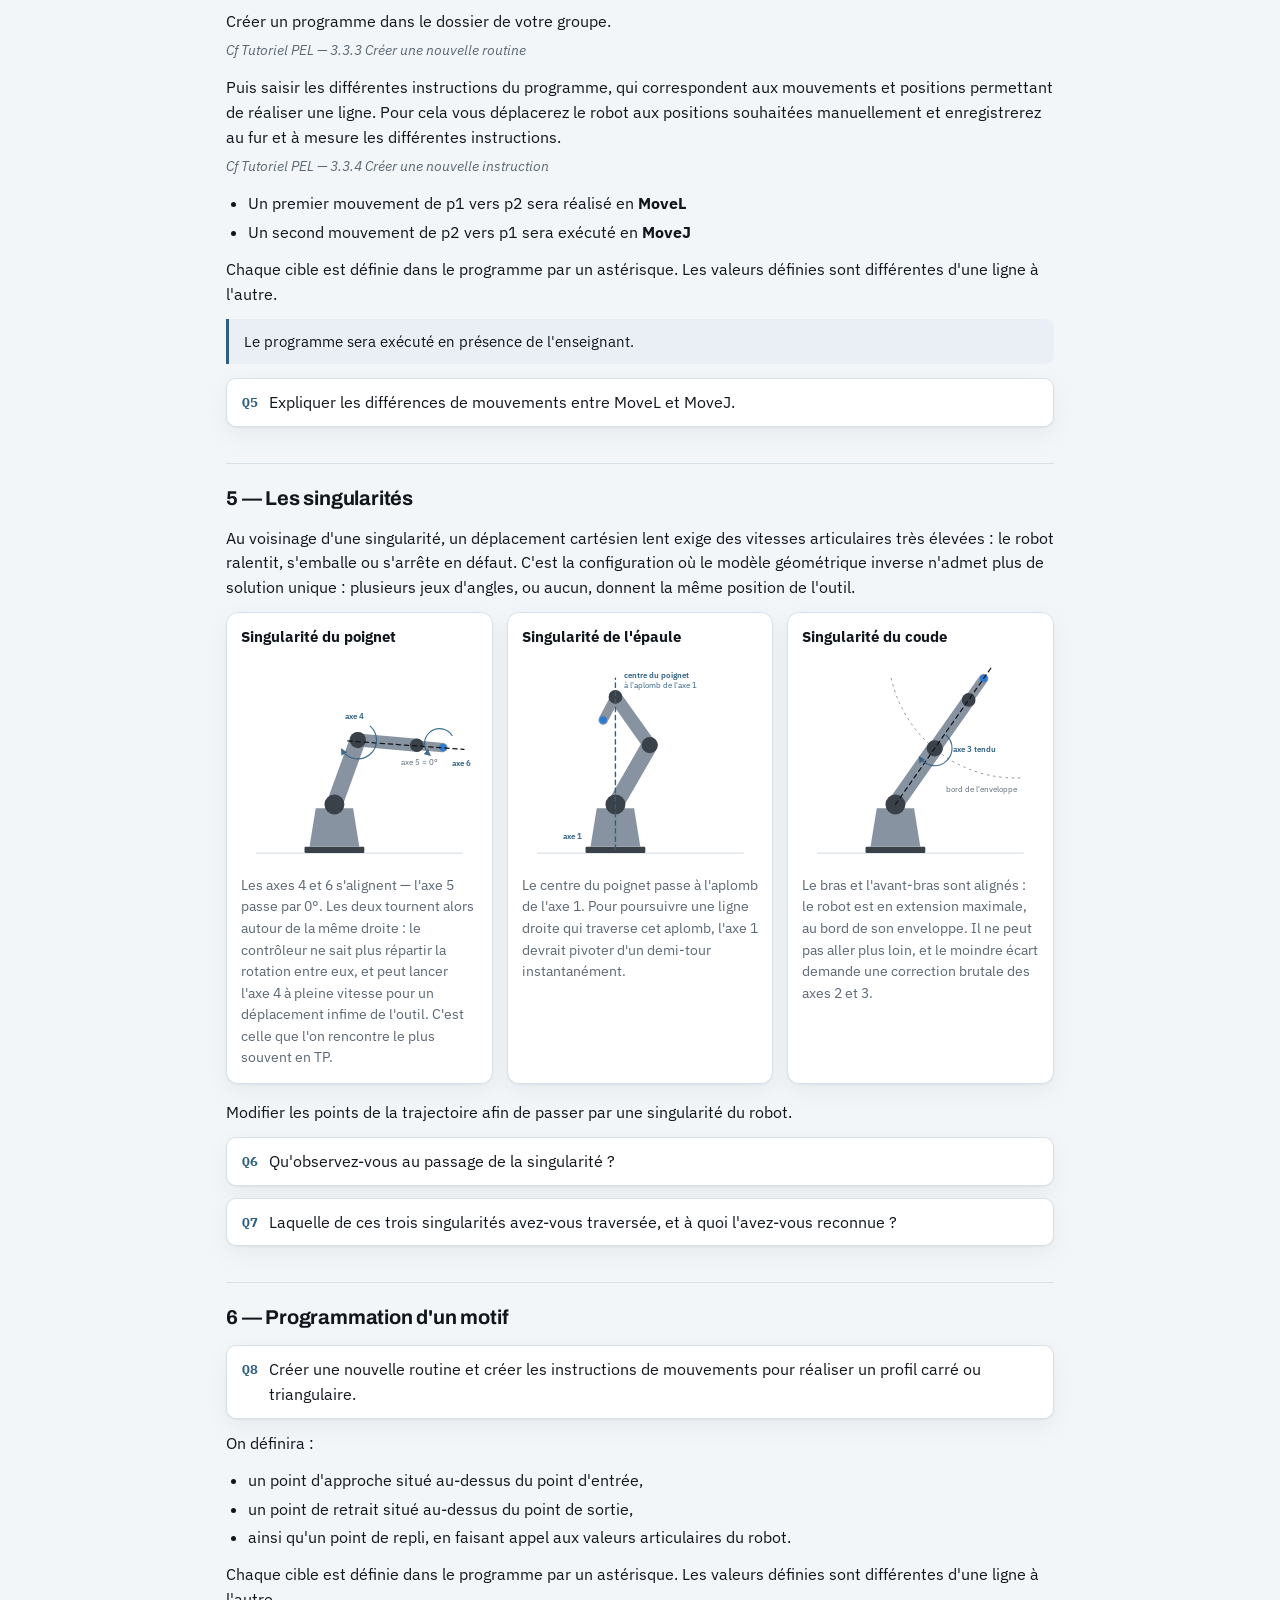
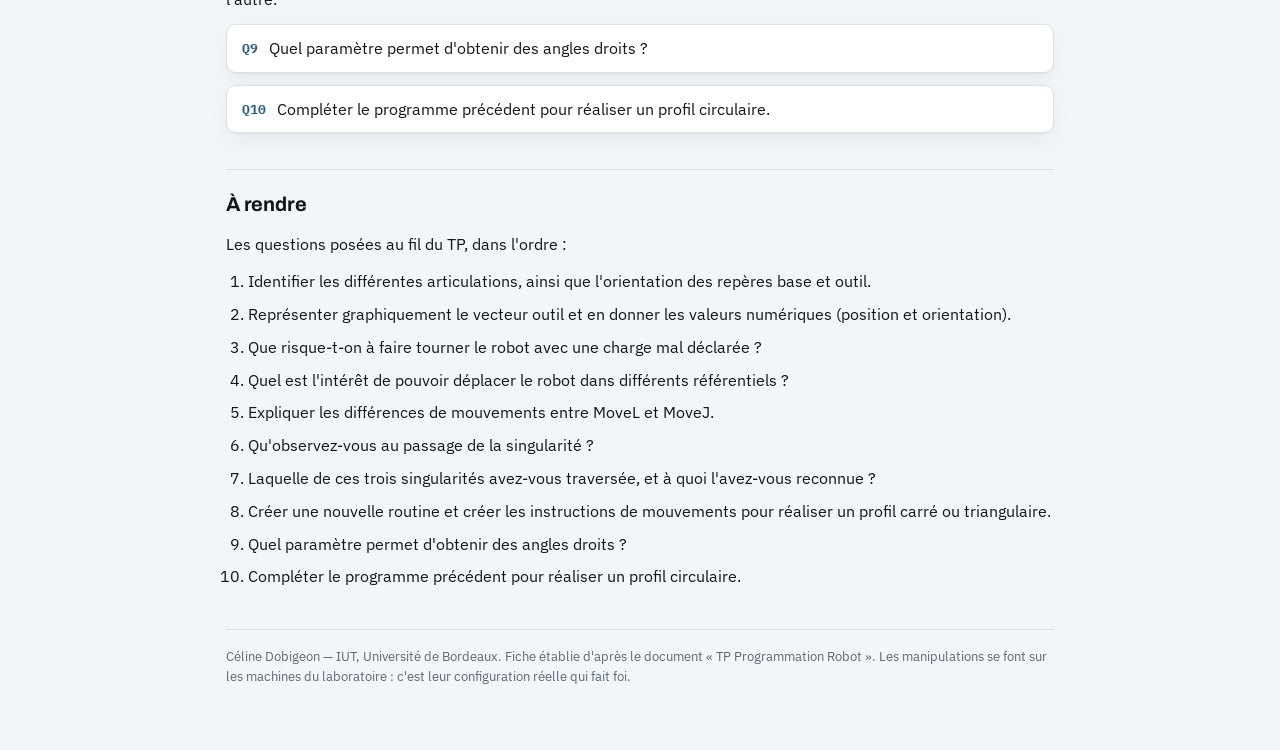
<file: tp/trajectoires-abb/index.html>
<!doctype html>
<html lang="fr">
<head>
<meta charset="utf-8">
<meta name="viewport" content="width=device-width,initial-scale=1,viewport-fit=cover">
<title>TP 1 — Programmation de trajectoires (version robot 6 axes ABB) — Robotique industrielle</title>
<meta name="description" content="Repères outil et objet, MoveL et MoveJ, singularités et motif">
<link rel="preconnect" href="https://fonts.gstatic.com" crossorigin>
<link rel="stylesheet" href="https://fonts.googleapis.com/css2?family=Archivo:wght@500;600;700&family=IBM+Plex+Mono:wght@400;500&family=IBM+Plex+Sans:wght@400;500;600&display=swap">
<link rel="stylesheet" href="../../assets/fiche.css">
</head>
<body class="abb">
<div class="crumb"><div class="in"><a href="../../index.html"><svg viewBox="0 0 48 48" fill="none" stroke="currentColor" stroke-width="3" stroke-linecap="round" stroke-linejoin="round" aria-hidden="true"><path d="M10 42h13"/><path d="M16.5 42V33"/><path d="M16.5 33 L27 20"/><path d="M27 20 L38 15"/><circle cx="16.5" cy="33" r="3.2"/><circle cx="27" cy="20" r="3.2"/></svg> Robotique industrielle</a><span class="sep">/</span><a href="../index.html">Travaux pratiques</a><span class="sep">/</span><b>TP 1 — Programmation de trajectoires (version robot 6 axes ABB)</b></div></div>
<div class="wrap">
<header><p class="eyebrow">Travaux pratiques — programmation</p><h1><span class="n">TP 1</span> · Programmation de trajectoires (version robot 6 axes ABB)</h1><p class="lede">Premier contact avec la programmation d'un robot industriel. On y apprend à définir ses propres repères — outil et objet —, on compare les deux grandes familles de mouvement, on voit ce qui se passe dans une singularité, puis on programme soi-même le motif à parcourir.</p><div class="meta"><span class="tag">Robot ABB IRB 140 ou IRB 6620</span><span class="tag">Groupe de 2 à 4 étudiants</span></div></header>
<nav class="serie" aria-label="Les quatre TP de programmation"><span class="ici"><b>TP 1</b>Programmation de trajectoires (version robot 6 axes ABB)</span><a href="../trajectoires-ur/index.html"><b>TP 1</b>Programmation de trajectoires (version cobot UR)</a><a href="../pick-and-place-abb/index.html"><b>TP 2</b>Pick and Place</a><a href="../pick-and-place-camera-ur/index.html"><b>TP 3</b>Pick and Place avec reconnaissance par caméra</a></nav>
<p class="note">Les TP se font par groupe de <b>2 à 4 étudiants</b> : la manipulation d'un robot ne se réalise jamais seul.</p>
<p class="note"><b>Avant de commencer :</b> La partie sécurité doit être validée avant de débuter la prise en main du robot.</p>
<p class="note">Le code doit être <b>validé par l'enseignant avant</b> toute exécution du programme sur la machine.</p>
<section><h2>Documentation</h2><div class="liens">
<h3>Les machines du TP</h3>
<a href="https://one.robotics.abb.com/en/p/IRB-140" target="_blank" rel="noopener"><span class="fl">↗</span><span>IRB 140 — page produit ABB</span></a>
<a href="../../doc/irb140-fiche-technique.pdf"><span class="fl">↓</span><span>Fiche technique IRB 140 (PDF, 2 p.)</span></a>
<a href="https://one.robotics.abb.com/en/sp/IRB-6620" target="_blank" rel="noopener"><span class="fl">↗</span><span>IRB 6620 — page produit ABB</span></a>
<a href="../../doc/irb6620-fiche-technique.pdf"><span class="fl">↓</span><span>Fiche technique IRB 6620 (PDF, 2 p.)</span></a>
</div></section>
<p class="pel">Le manuel de programmation ABB et le tutoriel PEL sont distribués en séance.</p>
<section><h2>Objectif du TP</h2>
<p>On cherchera dans ce TP à créer et renseigner les repères de programmation (outil et pièce). Puis à réaliser des trajectoires afin d'étudier l'influence des paramètres.</p>
</section>
<section><h2>1 — Prise en main et repères</h2>
<p>Les référentiels robot sont le <b>Tool0</b> pour le repère de la bride du robot, et le <b>Wobj0</b> pour le repère de base du robot.</p>
<figure class="schema" data-bras="irb6620" data-vierge="1"><svg viewBox="48 164 684 312" role="img" xmlns="http://www.w3.org/2000/svg" aria-label="Schéma d'un robot ABB six axes vu de côté, sans aucune annotation : les articulations et les repères sont à identifier."><defs><marker id="fl" viewBox="0 0 10 10" refX="8" refY="5" markerWidth="6" markerHeight="6" orient="auto"><path d="M0 0 L10 5 L0 10 z" fill="var(--muted)"/></marker><marker id="px" viewBox="0 0 10 10" refX="9" refY="5" markerWidth="5" markerHeight="5" orient="auto"><path d="M0 0 L10 5 L0 10 z" fill="var(--red)"/></marker><marker id="py" viewBox="0 0 10 10" refX="9" refY="5" markerWidth="5" markerHeight="5" orient="auto"><path d="M0 0 L10 5 L0 10 z" fill="var(--green)"/></marker><marker id="pz" viewBox="0 0 10 10" refX="9" refY="5" markerWidth="5" markerHeight="5" orient="auto"><path d="M0 0 L10 5 L0 10 z" fill="var(--blue)"/></marker></defs><line x1="60" y1="462" x2="720" y2="462" stroke="var(--line)" stroke-width="2"/><rect x="146" y="452" width="118" height="10" rx="2" fill="var(--dark)"/><path d="M162 452 L172 408 L238 408 L248 452 Z" fill="var(--robot)"/><rect x="172" y="376" width="66" height="34" rx="6" fill="var(--robot)"/><circle cx="205" cy="376" r="22" fill="var(--dark)"/><line x1="205" y1="376" x2="300" y2="196" stroke="var(--robot)" stroke-width="42" stroke-linecap="round"/><circle cx="300" cy="196" r="20" fill="var(--dark)"/><line x1="300" y1="196" x2="470" y2="238" stroke="var(--robot)" stroke-width="34" stroke-linecap="round"/><rect x="372" y="196" width="16" height="46" rx="4" fill="var(--dark)" transform="rotate(14 380 219)"/><circle cx="470" cy="238" r="18" fill="var(--dark)"/><line x1="470" y1="238" x2="536" y2="258" stroke="var(--robot)" stroke-width="26" stroke-linecap="round"/><circle cx="536" cy="258" r="14" fill="var(--dark)"/><rect x="546" y="240" width="13" height="37" rx="3" fill="var(--blue)"/></svg><figcaption>Le bras seul. À vous d'y placer les six articulations, puis le repère de base et le repère outil avec l'orientation de leurs axes.</figcaption></figure>
<div class="q"><span class="pic">Q1</span><p>Identifier les différentes articulations, ainsi que l'orientation des repères base et outil.</p></div>
<p>Piloter le robot manuellement en mode articulaire et cartésien, afin de prendre connaissance des différents axes du robot, et de découvrir son environnement de travail. En mode cartésien, le robot peut être piloté suivant différents référentiels (world, base, outil, objet). Dans un premier temps, vous déplacerez le robot suivant les référentiels base (Wobj0) et outil (Tool0).</p>
<p class="pel">Cf Tutoriel PEL — 2.1.1 Pilotage manuel</p>
</section>
<section><h2>2 — Définir un repère outil</h2>
<p>Créer un nouvel outil et définir les valeurs de position et d'orientation par apprentissage. Pour cela vous viendrez mettre en contact la pointe de l'outil sur un comparateur, qui servira de référence.</p>
<p>L'opération sera répétée 4 fois, en prenant soin de toujours venir sur la même valeur du comparateur et avec des orientations différentes de l'outil. Des incréments pourront être utilisés afin de venir en contact précisément sur le comparateur.</p>
<p class="pel">Cf Tutoriel PEL — 3.1 Le repère outil</p>
<div class="q"><span class="pic">Q2</span><p>Représenter graphiquement le vecteur outil et en donner les valeurs numériques (position et orientation).</p></div>
<p>Déclarer ensuite au contrôleur la <b>charge</b> portée par la bride : la masse de l'outil, la position de son centre de gravité et son inertie. Sans cette déclaration, le contrôleur calcule ses accélérations sur une charge qu'il croit nulle.</p>
<div class="q"><span class="pic">Q3</span><p>Que risque-t-on à faire tourner le robot avec une charge mal déclarée ?</p></div>
<p>L'outil est un stylo maintenu dans une pince : piloter manuellement les sorties digitales afin de l'ouvrir et de la fermer, puis vérifier que l'état lu suit bien la commande.</p>
<p class="note">Chaque sortie digitale compte deux états, « 0 » et « 1 ». <b>Set</b> met la sortie à 1 — par exemple <code>Set DO_FermerPince ;</code>. <b>Reset</b> la remet à son état initial — <code>Reset DO_FermerPince ;</code>.</p>
<p class="pel">Cf Tutoriel PEL — 3.5 Les entrées/Sorties</p>
</section>
<section><h2>3 — Définir un repère objet</h2>
<p>Créer un nouveau repère objet et définir les valeurs de position et d'orientation par apprentissage. Pour cela vous viendrez apprendre 3 points :</p>
<ul><li>P1 — origine</li><li>P2 — définition de l'axe x</li><li>P3 — définition de l'axe y</li></ul>
<p>Le repère étant orthonormé, l'axe z sera créé automatiquement en fonction des axes x et y définis.</p>
<p class="pel">Cf Tutoriel PEL — 3.2 Le repère pièce</p>
<p>Valider la définition de ce nouveau repère en vous déplaçant manuellement en mode cartésien dans ce référentiel objet.</p>
<div class="q"><span class="pic">Q4</span><p>Quel est l'intérêt de pouvoir déplacer le robot dans différents référentiels ?</p></div>
</section>
<section><h2>4 — Exemple de mouvements</h2>
<p>Créer un programme dans le dossier de votre groupe.</p>
<p class="pel">Cf Tutoriel PEL — 3.3.3 Créer une nouvelle routine</p>
<p>Puis saisir les différentes instructions du programme, qui correspondent aux mouvements et positions permettant de réaliser une ligne. Pour cela vous déplacerez le robot aux positions souhaitées manuellement et enregistrerez au fur et à mesure les différentes instructions.</p>
<p class="pel">Cf Tutoriel PEL — 3.3.4 Créer une nouvelle instruction</p>
<ul><li>Un premier mouvement de p1 vers p2 sera réalisé en <b>MoveL</b></li><li>Un second mouvement de p2 vers p1 sera exécuté en <b>MoveJ</b></li></ul>
<p>Chaque cible est définie dans le programme par un astérisque. Les valeurs définies sont différentes d'une ligne à l'autre.</p>
<p class="note">Le programme sera exécuté en présence de l'enseignant.</p>
<div class="q"><span class="pic">Q5</span><p>Expliquer les différences de mouvements entre MoveL et MoveJ.</p></div>
</section>
<section><h2>5 — Les singularités</h2>
<p>Au voisinage d'une singularité, un déplacement cartésien lent exige des vitesses articulaires très élevées : le robot ralentit, s'emballe ou s'arrête en défaut. C'est la configuration où le modèle géométrique inverse n'admet plus de solution unique : plusieurs jeux d'angles, ou aucun, donnent la même position de l'outil.</p>
<div class="sings"><figure><h3>Singularité du poignet</h3><svg viewBox="0 0 380 340" role="img" xmlns="http://www.w3.org/2000/svg" aria-label="Bras six axes dont l'avant-bras et l'outil sont alignés : les axes 4 et 6 tournent autour de la même droite, l'axe 5 est à zéro."><defs><marker id="fl" viewBox="0 0 10 10" refX="8" refY="5" markerWidth="6" markerHeight="6" orient="auto"><path d="M0 0 L10 5 L0 10 z" fill="var(--muted)"/></marker><marker id="px" viewBox="0 0 10 10" refX="9" refY="5" markerWidth="5" markerHeight="5" orient="auto"><path d="M0 0 L10 5 L0 10 z" fill="var(--red)"/></marker><marker id="py" viewBox="0 0 10 10" refX="9" refY="5" markerWidth="5" markerHeight="5" orient="auto"><path d="M0 0 L10 5 L0 10 z" fill="var(--green)"/></marker><marker id="pz" viewBox="0 0 10 10" refX="9" refY="5" markerWidth="5" markerHeight="5" orient="auto"><path d="M0 0 L10 5 L0 10 z" fill="var(--blue)"/></marker></defs><defs><marker id="fa" viewBox="0 0 10 10" refX="8" refY="5" markerWidth="6" markerHeight="6" orient="auto"><path d="M0 0 L10 5 L0 10 z" fill="var(--accent)"/></marker></defs><line x1="24" y1="318" x2="356" y2="318" stroke="var(--line)" stroke-width="2"/><rect x="102" y="308" width="96" height="10" rx="2" fill="var(--dark)"/><path d="M110 308 L120 246 L180 246 L190 308 Z" fill="var(--robot)"/><line x1="150.0" y1="240.0" x2="187.6" y2="136.6" stroke="var(--robot)" stroke-width="26" stroke-linecap="round"/><line x1="187.6" y1="136.6" x2="282.3" y2="144.9" stroke="var(--robot)" stroke-width="21" stroke-linecap="round"/><line x1="282.3" y1="144.9" x2="324.1" y2="148.6" stroke="var(--metal)" stroke-width="15" stroke-linecap="round"/><circle cx="150.0" cy="240.0" r="16" fill="var(--dark)"/><circle cx="187.6" cy="136.6" r="13" fill="var(--dark)"/><circle cx="282.3" cy="144.9" r="11" fill="var(--dark)"/><circle cx="324.1" cy="148.6" r="6" fill="var(--blue)"/><line x1="171.6" y1="138.0" x2="358.0" y2="151.5" stroke="var(--ink)" stroke-width="2" stroke-dasharray="7 6" stroke-linecap="round"/><path d="M206.9 113.7 A 30 30 0 1 1 161.6 151.6" fill="none" stroke="var(--accent)" stroke-width="1.8" marker-end="url(#fa)" opacity=".9"/><path d="M339.5 130.2 A 24 24 0 1 0 303.3 160.6" fill="none" stroke="var(--accent)" stroke-width="1.8" marker-end="url(#fa)" opacity=".9"/><text x="181.6" y="102.6" font-size="12.5" fill="var(--accent)" text-anchor="middle" font-weight="600">axe 4</text><text x="338.1" y="178.6" font-size="12.5" fill="var(--accent)" text-anchor="start" font-weight="600">axe 6</text><text x="286.3" y="176.9" font-size="12.5" fill="var(--muted)" text-anchor="middle">axe 5 = 0°</text></svg><p>Les axes 4 et 6 s&#x27;alignent — l&#x27;axe 5 passe par 0°. Les deux tournent alors autour de la même droite : le contrôleur ne sait plus répartir la rotation entre eux, et peut lancer l&#x27;axe 4 à pleine vitesse pour un déplacement infime de l&#x27;outil. C&#x27;est celle que l&#x27;on rencontre le plus souvent en TP.</p></figure><figure><h3>Singularité de l&#x27;épaule</h3><svg viewBox="0 0 380 340" role="img" xmlns="http://www.w3.org/2000/svg" aria-label="Bras six axes replié au-dessus de son embase : le centre du poignet se trouve exactement sur l'axe vertical de rotation de la base."><defs><marker id="fl" viewBox="0 0 10 10" refX="8" refY="5" markerWidth="6" markerHeight="6" orient="auto"><path d="M0 0 L10 5 L0 10 z" fill="var(--muted)"/></marker><marker id="px" viewBox="0 0 10 10" refX="9" refY="5" markerWidth="5" markerHeight="5" orient="auto"><path d="M0 0 L10 5 L0 10 z" fill="var(--red)"/></marker><marker id="py" viewBox="0 0 10 10" refX="9" refY="5" markerWidth="5" markerHeight="5" orient="auto"><path d="M0 0 L10 5 L0 10 z" fill="var(--green)"/></marker><marker id="pz" viewBox="0 0 10 10" refX="9" refY="5" markerWidth="5" markerHeight="5" orient="auto"><path d="M0 0 L10 5 L0 10 z" fill="var(--blue)"/></marker></defs><defs><marker id="fa" viewBox="0 0 10 10" refX="8" refY="5" markerWidth="6" markerHeight="6" orient="auto"><path d="M0 0 L10 5 L0 10 z" fill="var(--accent)"/></marker></defs><line x1="24" y1="318" x2="356" y2="318" stroke="var(--line)" stroke-width="2"/><rect x="102" y="308" width="96" height="10" rx="2" fill="var(--dark)"/><path d="M110 308 L120 246 L180 246 L190 308 Z" fill="var(--robot)"/><line x1="150.0" y1="240.0" x2="205.0" y2="144.7" stroke="var(--robot)" stroke-width="26" stroke-linecap="round"/><line x1="205.0" y1="144.7" x2="150.0" y2="67.3" stroke="var(--robot)" stroke-width="21" stroke-linecap="round"/><line x1="150.0" y1="67.3" x2="130.3" y2="104.4" stroke="var(--metal)" stroke-width="15" stroke-linecap="round"/><circle cx="150.0" cy="240.0" r="16" fill="var(--dark)"/><circle cx="205.0" cy="144.7" r="13" fill="var(--dark)"/><circle cx="150.0" cy="67.3" r="11" fill="var(--dark)"/><circle cx="130.3" cy="104.4" r="6" fill="var(--blue)"/><line x1="150.0" y1="312.0" x2="150.0" y2="37.3" stroke="var(--accent)" stroke-width="2.2" stroke-dasharray="7 6" stroke-linecap="round"/><text x="164.0" y="37.3" font-size="12.5" fill="var(--accent)" text-anchor="start" font-weight="600">centre du poignet</text><text x="164.0" y="53.3" font-size="12.5" fill="var(--accent)" text-anchor="start">à l'aplomb de l'axe 1</text><text x="96.0" y="296.0" font-size="12.5" fill="var(--accent)" text-anchor="end" font-weight="600">axe 1</text></svg><p>Le centre du poignet passe à l&#x27;aplomb de l&#x27;axe 1. Pour poursuivre une ligne droite qui traverse cet aplomb, l&#x27;axe 1 devrait pivoter d&#x27;un demi-tour instantanément.</p></figure><figure><h3>Singularité du coude</h3><svg viewBox="0 0 380 340" role="img" xmlns="http://www.w3.org/2000/svg" aria-label="Bras six axes en extension maximale : le bras et l'avant-bras sont alignés, l'outil atteint le bord de l'enveloppe de travail."><defs><marker id="fl" viewBox="0 0 10 10" refX="8" refY="5" markerWidth="6" markerHeight="6" orient="auto"><path d="M0 0 L10 5 L0 10 z" fill="var(--muted)"/></marker><marker id="px" viewBox="0 0 10 10" refX="9" refY="5" markerWidth="5" markerHeight="5" orient="auto"><path d="M0 0 L10 5 L0 10 z" fill="var(--red)"/></marker><marker id="py" viewBox="0 0 10 10" refX="9" refY="5" markerWidth="5" markerHeight="5" orient="auto"><path d="M0 0 L10 5 L0 10 z" fill="var(--green)"/></marker><marker id="pz" viewBox="0 0 10 10" refX="9" refY="5" markerWidth="5" markerHeight="5" orient="auto"><path d="M0 0 L10 5 L0 10 z" fill="var(--blue)"/></marker></defs><defs><marker id="fa" viewBox="0 0 10 10" refX="8" refY="5" markerWidth="6" markerHeight="6" orient="auto"><path d="M0 0 L10 5 L0 10 z" fill="var(--accent)"/></marker></defs><line x1="24" y1="318" x2="356" y2="318" stroke="var(--line)" stroke-width="2"/><rect x="102" y="308" width="96" height="10" rx="2" fill="var(--dark)"/><path d="M110 308 L120 246 L180 246 L190 308 Z" fill="var(--robot)"/><path d="M350.5 197.4 A 205 205 0 0 1 142.8 35.1" fill="none" stroke="var(--muted)" stroke-width="1.4" stroke-dasharray="4 6" opacity=".8"/><line x1="150.0" y1="240.0" x2="213.1" y2="149.9" stroke="var(--robot)" stroke-width="26" stroke-linecap="round"/><line x1="213.1" y1="149.9" x2="267.6" y2="72.1" stroke="var(--robot)" stroke-width="21" stroke-linecap="round"/><line x1="267.6" y1="72.1" x2="291.7" y2="37.7" stroke="var(--metal)" stroke-width="15" stroke-linecap="round"/><circle cx="150.0" cy="240.0" r="16" fill="var(--dark)"/><circle cx="213.1" cy="149.9" r="13" fill="var(--dark)"/><circle cx="267.6" cy="72.1" r="11" fill="var(--dark)"/><circle cx="291.7" cy="37.7" r="6" fill="var(--blue)"/><line x1="150.0" y1="240.0" x2="306.6" y2="16.4" stroke="var(--ink)" stroke-width="2" stroke-dasharray="7 6" stroke-linecap="round"/><path d="M231.1 128.4 A 28 28 0 1 1 188.8 163.9" fill="none" stroke="var(--accent)" stroke-width="1.8" marker-end="url(#fa)" opacity=".9"/><text x="243.1" y="155.9" font-size="12.5" fill="var(--accent)" text-anchor="start" font-weight="600">axe 3 tendu</text><text x="344.5" y="219.4" font-size="12.5" fill="var(--muted)" text-anchor="end">bord de l'enveloppe</text></svg><p>Le bras et l&#x27;avant-bras sont alignés : le robot est en extension maximale, au bord de son enveloppe. Il ne peut pas aller plus loin, et le moindre écart demande une correction brutale des axes 2 et 3.</p></figure></div>
<p>Modifier les points de la trajectoire afin de passer par une singularité du robot.</p>
<div class="q"><span class="pic">Q6</span><p>Qu'observez-vous au passage de la singularité ?</p></div>
<div class="q"><span class="pic">Q7</span><p>Laquelle de ces trois singularités avez-vous traversée, et à quoi l'avez-vous reconnue ?</p></div>
</section>
<section><h2>6 — Programmation d&#x27;un motif</h2>
<div class="q"><span class="pic">Q8</span><p>Créer une nouvelle routine et créer les instructions de mouvements pour réaliser un profil carré ou triangulaire.</p></div>
<p>On définira :</p>
<ul><li>un point d'approche situé au-dessus du point d'entrée,</li><li>un point de retrait situé au-dessus du point de sortie,</li><li>ainsi qu'un point de repli, en faisant appel aux valeurs articulaires du robot.</li></ul>
<p>Chaque cible est définie dans le programme par un astérisque. Les valeurs définies sont différentes d'une ligne à l'autre.</p>
<div class="q"><span class="pic">Q9</span><p>Quel paramètre permet d'obtenir des angles droits ?</p></div>
<div class="q"><span class="pic">Q10</span><p>Compléter le programme précédent pour réaliser un profil circulaire.</p></div>
</section>
<section class="rendre"><h2>À rendre</h2><p>Les questions posées au fil du TP, dans l'ordre :</p><ol>
<li>Identifier les différentes articulations, ainsi que l'orientation des repères base et outil.</li>
<li>Représenter graphiquement le vecteur outil et en donner les valeurs numériques (position et orientation).</li>
<li>Que risque-t-on à faire tourner le robot avec une charge mal déclarée ?</li>
<li>Quel est l'intérêt de pouvoir déplacer le robot dans différents référentiels ?</li>
<li>Expliquer les différences de mouvements entre MoveL et MoveJ.</li>
<li>Qu'observez-vous au passage de la singularité ?</li>
<li>Laquelle de ces trois singularités avez-vous traversée, et à quoi l'avez-vous reconnue ?</li>
<li>Créer une nouvelle routine et créer les instructions de mouvements pour réaliser un profil carré ou triangulaire.</li>
<li>Quel paramètre permet d'obtenir des angles droits ?</li>
<li>Compléter le programme précédent pour réaliser un profil circulaire.</li>
</ol></section>
<footer>Céline Dobigeon — IUT, Université de Bordeaux. Fiche établie d'après le document « TP Programmation Robot ». Les manipulations se font sur les machines du laboratoire : c'est leur configuration réelle qui fait foi.</footer>
</div>
<script src="../../assets/vendor/three.min.js"></script>
<script src="../../assets/bras3d.js"></script>
</body>
</html>
</file>
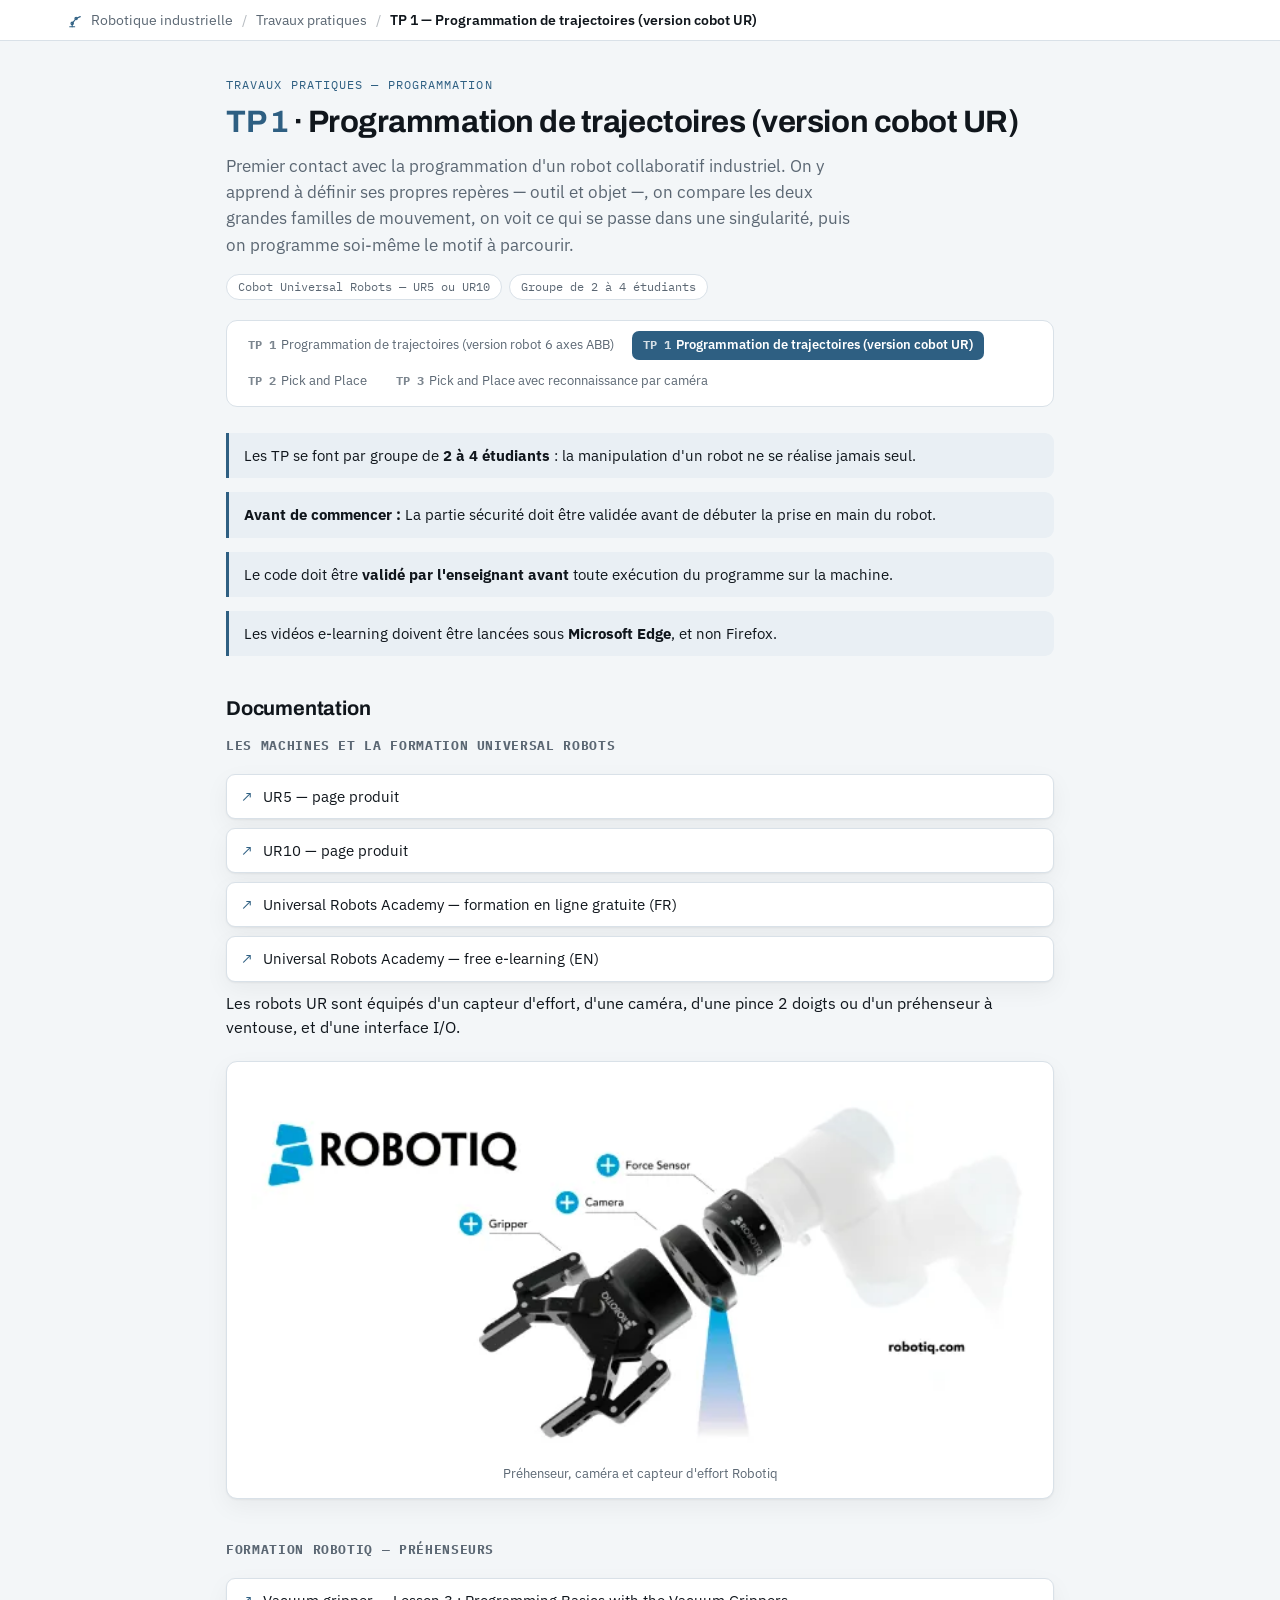
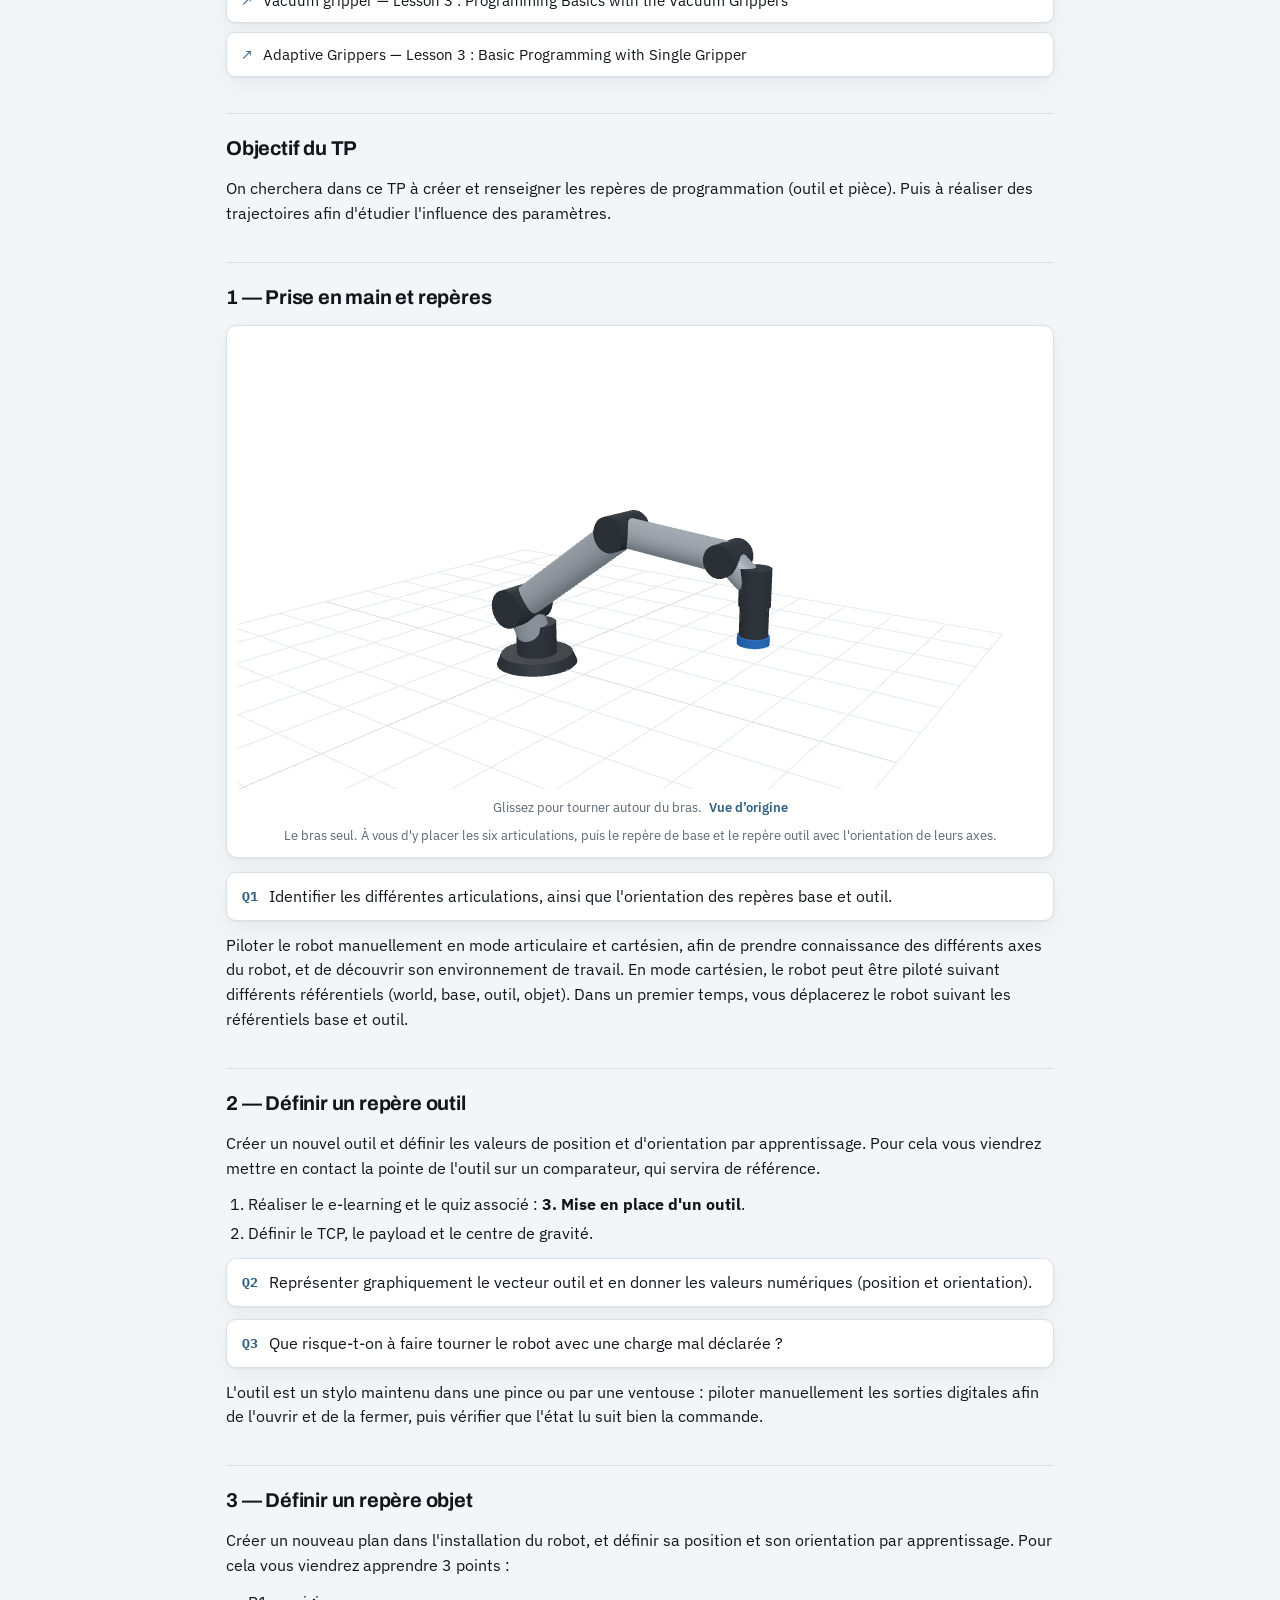
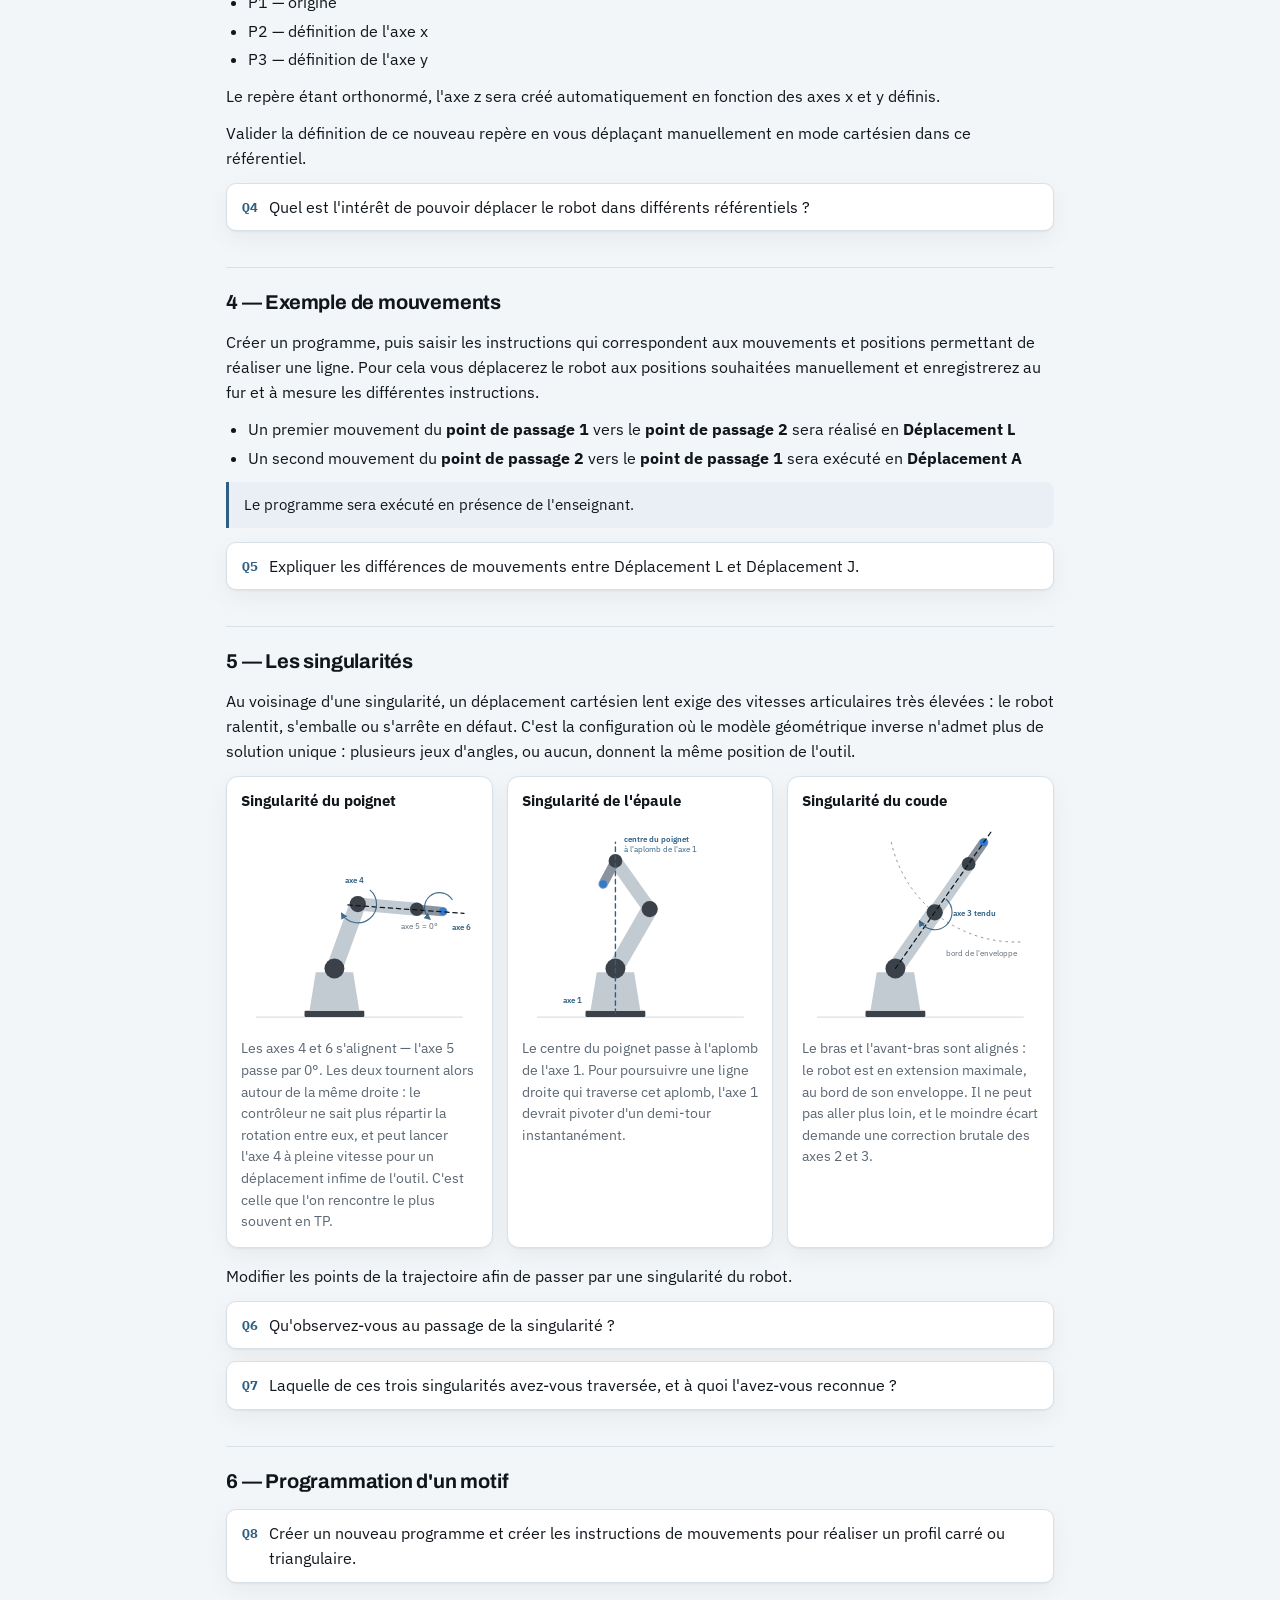
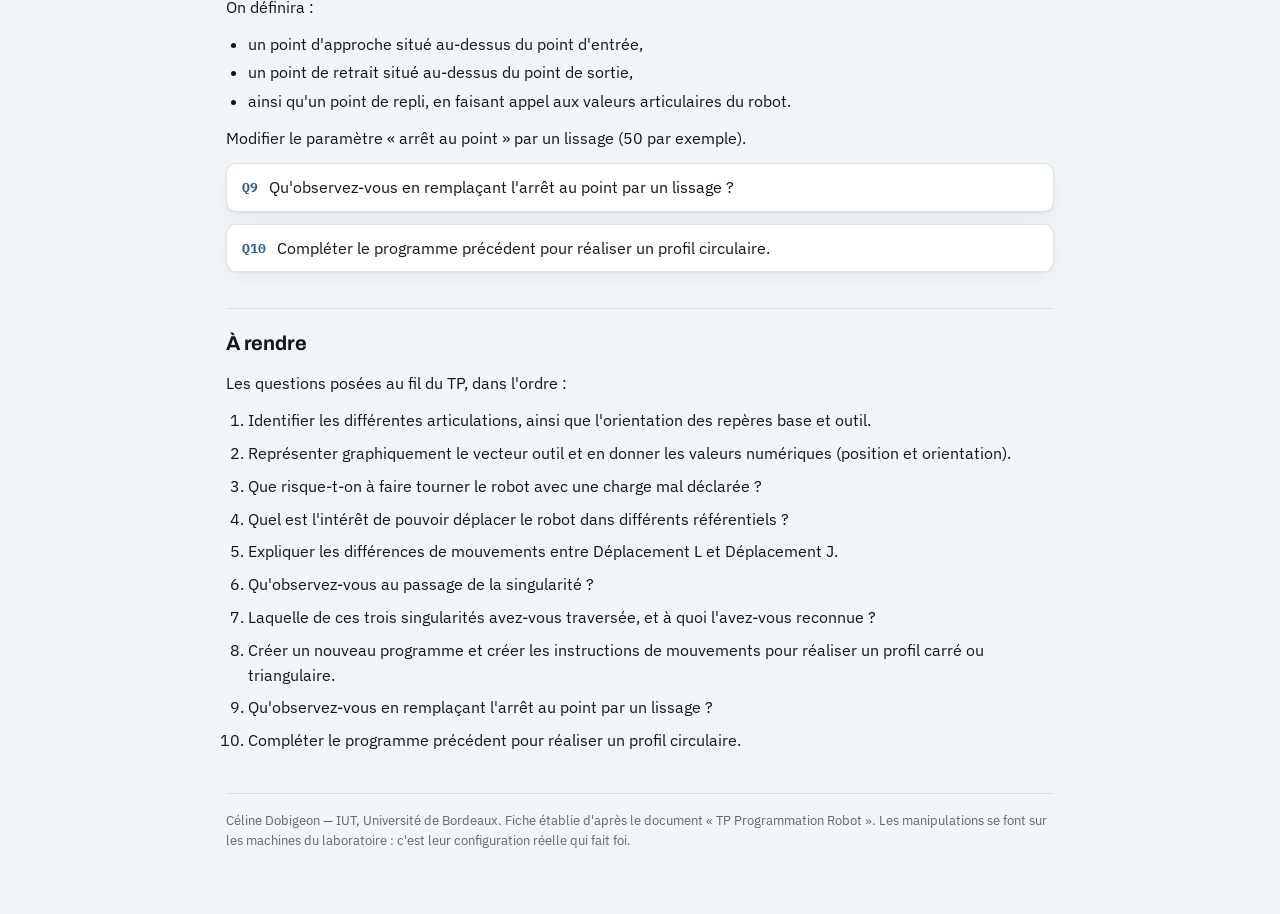
<file: tp/trajectoires-ur/index.html>
<!doctype html>
<html lang="fr">
<head>
<meta charset="utf-8">
<meta name="viewport" content="width=device-width,initial-scale=1,viewport-fit=cover">
<title>TP 1 — Programmation de trajectoires (version cobot UR) — Robotique industrielle</title>
<meta name="description" content="Repères outil et objet, déplacements L et A, singularités et motif">
<link rel="preconnect" href="https://fonts.gstatic.com" crossorigin>
<link rel="stylesheet" href="https://fonts.googleapis.com/css2?family=Archivo:wght@500;600;700&family=IBM+Plex+Mono:wght@400;500&family=IBM+Plex+Sans:wght@400;500;600&display=swap">
<link rel="stylesheet" href="../../assets/fiche.css">
</head>
<body class="ur">
<div class="crumb"><div class="in"><a href="../../index.html"><svg viewBox="0 0 48 48" fill="none" stroke="currentColor" stroke-width="3" stroke-linecap="round" stroke-linejoin="round" aria-hidden="true"><path d="M10 42h13"/><path d="M16.5 42V33"/><path d="M16.5 33 L27 20"/><path d="M27 20 L38 15"/><circle cx="16.5" cy="33" r="3.2"/><circle cx="27" cy="20" r="3.2"/></svg> Robotique industrielle</a><span class="sep">/</span><a href="../index.html">Travaux pratiques</a><span class="sep">/</span><b>TP 1 — Programmation de trajectoires (version cobot UR)</b></div></div>
<div class="wrap">
<header><p class="eyebrow">Travaux pratiques — programmation</p><h1><span class="n">TP 1</span> · Programmation de trajectoires (version cobot UR)</h1><p class="lede">Premier contact avec la programmation d'un robot collaboratif industriel. On y apprend à définir ses propres repères — outil et objet —, on compare les deux grandes familles de mouvement, on voit ce qui se passe dans une singularité, puis on programme soi-même le motif à parcourir.</p><div class="meta"><span class="tag">Cobot Universal Robots — UR5 ou UR10</span><span class="tag">Groupe de 2 à 4 étudiants</span></div></header>
<nav class="serie" aria-label="Les quatre TP de programmation"><a href="../trajectoires-abb/index.html"><b>TP 1</b>Programmation de trajectoires (version robot 6 axes ABB)</a><span class="ici"><b>TP 1</b>Programmation de trajectoires (version cobot UR)</span><a href="../pick-and-place-abb/index.html"><b>TP 2</b>Pick and Place</a><a href="../pick-and-place-camera-ur/index.html"><b>TP 3</b>Pick and Place avec reconnaissance par caméra</a></nav>
<p class="note">Les TP se font par groupe de <b>2 à 4 étudiants</b> : la manipulation d'un robot ne se réalise jamais seul.</p>
<p class="note"><b>Avant de commencer :</b> La partie sécurité doit être validée avant de débuter la prise en main du robot.</p>
<p class="note">Le code doit être <b>validé par l'enseignant avant</b> toute exécution du programme sur la machine.</p>
<p class="note">Les vidéos e-learning doivent être lancées sous <b>Microsoft Edge</b>, et non Firefox.</p>
<section><h2>Documentation</h2><div class="liens">
<h3>Les machines et la formation Universal Robots</h3>
<a href="https://www.universal-robots.com/fr/produits/robot-ur5/" target="_blank" rel="noopener"><span class="fl">↗</span><span>UR5 — page produit</span></a>
<a href="https://www.universal-robots.com/fr/produits/robot-ur10/" target="_blank" rel="noopener"><span class="fl">↗</span><span>UR10 — page produit</span></a>
<a href="https://academy.universal-robots.com/fr/formation-en-ligne-gratuite/" target="_blank" rel="noopener"><span class="fl">↗</span><span>Universal Robots Academy — formation en ligne gratuite (FR)</span></a>
<a href="https://academy.universal-robots.com/free-e-learning/" target="_blank" rel="noopener"><span class="fl">↗</span><span>Universal Robots Academy — free e-learning (EN)</span></a>
<p>Les robots UR sont équipés d'un capteur d'effort, d'une caméra, d'une pince 2 doigts ou d'un préhenseur à ventouse, et d'une interface I/O.</p>
<figure><img src="img/robotiq-equipement.png" alt="Préhenseur, caméra et capteur d&#x27;effort Robotiq" loading="lazy"><figcaption>Préhenseur, caméra et capteur d&#x27;effort Robotiq</figcaption></figure>
<h3>Formation Robotiq — préhenseurs</h3>
<a href="https://elearning.robotiq.com/course/view.php?id=6&amp;section=3" target="_blank" rel="noopener"><span class="fl">↗</span><span>Vacuum gripper — Lesson 3 : Programming Basics with the Vacuum Grippers</span></a>
<a href="https://elearning.robotiq.com/course/view.php?id=3&amp;section=3" target="_blank" rel="noopener"><span class="fl">↗</span><span>Adaptive Grippers — Lesson 3 : Basic Programming with Single Gripper</span></a>
</div></section>
<section><h2>Objectif du TP</h2>
<p>On cherchera dans ce TP à créer et renseigner les repères de programmation (outil et pièce). Puis à réaliser des trajectoires afin d'étudier l'influence des paramètres.</p>
</section>
<section><h2>1 — Prise en main et repères</h2>
<figure class="schema" data-bras="ur" data-vierge="1"><svg viewBox="48 164 684 312" role="img" xmlns="http://www.w3.org/2000/svg" aria-label="Schéma d'un cobot Universal Robots vu de côté, sans aucune annotation : les articulations et les repères sont à identifier."><defs><marker id="fl" viewBox="0 0 10 10" refX="8" refY="5" markerWidth="6" markerHeight="6" orient="auto"><path d="M0 0 L10 5 L0 10 z" fill="var(--muted)"/></marker><marker id="px" viewBox="0 0 10 10" refX="9" refY="5" markerWidth="5" markerHeight="5" orient="auto"><path d="M0 0 L10 5 L0 10 z" fill="var(--red)"/></marker><marker id="py" viewBox="0 0 10 10" refX="9" refY="5" markerWidth="5" markerHeight="5" orient="auto"><path d="M0 0 L10 5 L0 10 z" fill="var(--green)"/></marker><marker id="pz" viewBox="0 0 10 10" refX="9" refY="5" markerWidth="5" markerHeight="5" orient="auto"><path d="M0 0 L10 5 L0 10 z" fill="var(--blue)"/></marker></defs><line x1="60" y1="462" x2="720" y2="462" stroke="var(--line)" stroke-width="2"/><rect x="150" y="450" width="112" height="12" rx="2" fill="var(--dark)"/><path d="M170 450 L178 414 L234 414 L242 450 Z" fill="var(--robot)"/><circle cx="206" cy="406" r="24" fill="var(--dark)"/><circle cx="206" cy="370" r="25" fill="var(--dark)"/><line x1="206" y1="370" x2="318" y2="196" stroke="var(--robot)" stroke-width="40" stroke-linecap="round"/><circle cx="318" cy="196" r="22" fill="var(--dark)"/><line x1="318" y1="196" x2="472" y2="232" stroke="var(--robot)" stroke-width="32" stroke-linecap="round"/><circle cx="472" cy="232" r="18" fill="var(--dark)"/><line x1="472" y1="232" x2="518" y2="252" stroke="var(--robot)" stroke-width="26" stroke-linecap="round"/><circle cx="518" cy="252" r="16" fill="var(--dark)"/><line x1="518" y1="252" x2="552" y2="262" stroke="var(--robot)" stroke-width="22" stroke-linecap="round"/><circle cx="552" cy="262" r="13" fill="var(--dark)"/><rect x="561" y="246" width="12" height="33" rx="3" fill="var(--blue)"/></svg><figcaption>Le bras seul. À vous d'y placer les six articulations, puis le repère de base et le repère outil avec l'orientation de leurs axes.</figcaption></figure>
<div class="q"><span class="pic">Q1</span><p>Identifier les différentes articulations, ainsi que l'orientation des repères base et outil.</p></div>
<p>Piloter le robot manuellement en mode articulaire et cartésien, afin de prendre connaissance des différents axes du robot, et de découvrir son environnement de travail. En mode cartésien, le robot peut être piloté suivant différents référentiels (world, base, outil, objet). Dans un premier temps, vous déplacerez le robot suivant les référentiels base et outil.</p>
</section>
<section><h2>2 — Définir un repère outil</h2>
<p>Créer un nouvel outil et définir les valeurs de position et d'orientation par apprentissage. Pour cela vous viendrez mettre en contact la pointe de l'outil sur un comparateur, qui servira de référence.</p>
<ol><li>Réaliser le e-learning et le quiz associé : <b>3. Mise en place d'un outil</b>.</li><li>Définir le TCP, le payload et le centre de gravité.</li></ol>
<div class="q"><span class="pic">Q2</span><p>Représenter graphiquement le vecteur outil et en donner les valeurs numériques (position et orientation).</p></div>
<div class="q"><span class="pic">Q3</span><p>Que risque-t-on à faire tourner le robot avec une charge mal déclarée ?</p></div>
<p>L'outil est un stylo maintenu dans une pince ou par une ventouse : piloter manuellement les sorties digitales afin de l'ouvrir et de la fermer, puis vérifier que l'état lu suit bien la commande.</p>
</section>
<section><h2>3 — Définir un repère objet</h2>
<p>Créer un nouveau plan dans l'installation du robot, et définir sa position et son orientation par apprentissage. Pour cela vous viendrez apprendre 3 points :</p>
<ul><li>P1 — origine</li><li>P2 — définition de l'axe x</li><li>P3 — définition de l'axe y</li></ul>
<p>Le repère étant orthonormé, l'axe z sera créé automatiquement en fonction des axes x et y définis.</p>
<p>Valider la définition de ce nouveau repère en vous déplaçant manuellement en mode cartésien dans ce référentiel.</p>
<div class="q"><span class="pic">Q4</span><p>Quel est l'intérêt de pouvoir déplacer le robot dans différents référentiels ?</p></div>
</section>
<section><h2>4 — Exemple de mouvements</h2>
<p>Créer un programme, puis saisir les instructions qui correspondent aux mouvements et positions permettant de réaliser une ligne. Pour cela vous déplacerez le robot aux positions souhaitées manuellement et enregistrerez au fur et à mesure les différentes instructions.</p>
<ul><li>Un premier mouvement du <b>point de passage 1</b> vers le <b>point de passage 2</b> sera réalisé en <b>Déplacement L</b></li><li>Un second mouvement du <b>point de passage 2</b> vers le <b>point de passage 1</b> sera exécuté en <b>Déplacement A</b></li></ul>
<p class="note">Le programme sera exécuté en présence de l'enseignant.</p>
<div class="q"><span class="pic">Q5</span><p>Expliquer les différences de mouvements entre Déplacement L et Déplacement J.</p></div>
</section>
<section><h2>5 — Les singularités</h2>
<p>Au voisinage d'une singularité, un déplacement cartésien lent exige des vitesses articulaires très élevées : le robot ralentit, s'emballe ou s'arrête en défaut. C'est la configuration où le modèle géométrique inverse n'admet plus de solution unique : plusieurs jeux d'angles, ou aucun, donnent la même position de l'outil.</p>
<div class="sings"><figure><h3>Singularité du poignet</h3><svg viewBox="0 0 380 340" role="img" xmlns="http://www.w3.org/2000/svg" aria-label="Bras six axes dont l'avant-bras et l'outil sont alignés : les axes 4 et 6 tournent autour de la même droite, l'axe 5 est à zéro."><defs><marker id="fl" viewBox="0 0 10 10" refX="8" refY="5" markerWidth="6" markerHeight="6" orient="auto"><path d="M0 0 L10 5 L0 10 z" fill="var(--muted)"/></marker><marker id="px" viewBox="0 0 10 10" refX="9" refY="5" markerWidth="5" markerHeight="5" orient="auto"><path d="M0 0 L10 5 L0 10 z" fill="var(--red)"/></marker><marker id="py" viewBox="0 0 10 10" refX="9" refY="5" markerWidth="5" markerHeight="5" orient="auto"><path d="M0 0 L10 5 L0 10 z" fill="var(--green)"/></marker><marker id="pz" viewBox="0 0 10 10" refX="9" refY="5" markerWidth="5" markerHeight="5" orient="auto"><path d="M0 0 L10 5 L0 10 z" fill="var(--blue)"/></marker></defs><defs><marker id="fa" viewBox="0 0 10 10" refX="8" refY="5" markerWidth="6" markerHeight="6" orient="auto"><path d="M0 0 L10 5 L0 10 z" fill="var(--accent)"/></marker></defs><line x1="24" y1="318" x2="356" y2="318" stroke="var(--line)" stroke-width="2"/><rect x="102" y="308" width="96" height="10" rx="2" fill="var(--dark)"/><path d="M110 308 L120 246 L180 246 L190 308 Z" fill="var(--robot)"/><line x1="150.0" y1="240.0" x2="187.6" y2="136.6" stroke="var(--robot)" stroke-width="26" stroke-linecap="round"/><line x1="187.6" y1="136.6" x2="282.3" y2="144.9" stroke="var(--robot)" stroke-width="21" stroke-linecap="round"/><line x1="282.3" y1="144.9" x2="324.1" y2="148.6" stroke="var(--metal)" stroke-width="15" stroke-linecap="round"/><circle cx="150.0" cy="240.0" r="16" fill="var(--dark)"/><circle cx="187.6" cy="136.6" r="13" fill="var(--dark)"/><circle cx="282.3" cy="144.9" r="11" fill="var(--dark)"/><circle cx="324.1" cy="148.6" r="6" fill="var(--blue)"/><line x1="171.6" y1="138.0" x2="358.0" y2="151.5" stroke="var(--ink)" stroke-width="2" stroke-dasharray="7 6" stroke-linecap="round"/><path d="M206.9 113.7 A 30 30 0 1 1 161.6 151.6" fill="none" stroke="var(--accent)" stroke-width="1.8" marker-end="url(#fa)" opacity=".9"/><path d="M339.5 130.2 A 24 24 0 1 0 303.3 160.6" fill="none" stroke="var(--accent)" stroke-width="1.8" marker-end="url(#fa)" opacity=".9"/><text x="181.6" y="102.6" font-size="12.5" fill="var(--accent)" text-anchor="middle" font-weight="600">axe 4</text><text x="338.1" y="178.6" font-size="12.5" fill="var(--accent)" text-anchor="start" font-weight="600">axe 6</text><text x="286.3" y="176.9" font-size="12.5" fill="var(--muted)" text-anchor="middle">axe 5 = 0°</text></svg><p>Les axes 4 et 6 s&#x27;alignent — l&#x27;axe 5 passe par 0°. Les deux tournent alors autour de la même droite : le contrôleur ne sait plus répartir la rotation entre eux, et peut lancer l&#x27;axe 4 à pleine vitesse pour un déplacement infime de l&#x27;outil. C&#x27;est celle que l&#x27;on rencontre le plus souvent en TP.</p></figure><figure><h3>Singularité de l&#x27;épaule</h3><svg viewBox="0 0 380 340" role="img" xmlns="http://www.w3.org/2000/svg" aria-label="Bras six axes replié au-dessus de son embase : le centre du poignet se trouve exactement sur l'axe vertical de rotation de la base."><defs><marker id="fl" viewBox="0 0 10 10" refX="8" refY="5" markerWidth="6" markerHeight="6" orient="auto"><path d="M0 0 L10 5 L0 10 z" fill="var(--muted)"/></marker><marker id="px" viewBox="0 0 10 10" refX="9" refY="5" markerWidth="5" markerHeight="5" orient="auto"><path d="M0 0 L10 5 L0 10 z" fill="var(--red)"/></marker><marker id="py" viewBox="0 0 10 10" refX="9" refY="5" markerWidth="5" markerHeight="5" orient="auto"><path d="M0 0 L10 5 L0 10 z" fill="var(--green)"/></marker><marker id="pz" viewBox="0 0 10 10" refX="9" refY="5" markerWidth="5" markerHeight="5" orient="auto"><path d="M0 0 L10 5 L0 10 z" fill="var(--blue)"/></marker></defs><defs><marker id="fa" viewBox="0 0 10 10" refX="8" refY="5" markerWidth="6" markerHeight="6" orient="auto"><path d="M0 0 L10 5 L0 10 z" fill="var(--accent)"/></marker></defs><line x1="24" y1="318" x2="356" y2="318" stroke="var(--line)" stroke-width="2"/><rect x="102" y="308" width="96" height="10" rx="2" fill="var(--dark)"/><path d="M110 308 L120 246 L180 246 L190 308 Z" fill="var(--robot)"/><line x1="150.0" y1="240.0" x2="205.0" y2="144.7" stroke="var(--robot)" stroke-width="26" stroke-linecap="round"/><line x1="205.0" y1="144.7" x2="150.0" y2="67.3" stroke="var(--robot)" stroke-width="21" stroke-linecap="round"/><line x1="150.0" y1="67.3" x2="130.3" y2="104.4" stroke="var(--metal)" stroke-width="15" stroke-linecap="round"/><circle cx="150.0" cy="240.0" r="16" fill="var(--dark)"/><circle cx="205.0" cy="144.7" r="13" fill="var(--dark)"/><circle cx="150.0" cy="67.3" r="11" fill="var(--dark)"/><circle cx="130.3" cy="104.4" r="6" fill="var(--blue)"/><line x1="150.0" y1="312.0" x2="150.0" y2="37.3" stroke="var(--accent)" stroke-width="2.2" stroke-dasharray="7 6" stroke-linecap="round"/><text x="164.0" y="37.3" font-size="12.5" fill="var(--accent)" text-anchor="start" font-weight="600">centre du poignet</text><text x="164.0" y="53.3" font-size="12.5" fill="var(--accent)" text-anchor="start">à l'aplomb de l'axe 1</text><text x="96.0" y="296.0" font-size="12.5" fill="var(--accent)" text-anchor="end" font-weight="600">axe 1</text></svg><p>Le centre du poignet passe à l&#x27;aplomb de l&#x27;axe 1. Pour poursuivre une ligne droite qui traverse cet aplomb, l&#x27;axe 1 devrait pivoter d&#x27;un demi-tour instantanément.</p></figure><figure><h3>Singularité du coude</h3><svg viewBox="0 0 380 340" role="img" xmlns="http://www.w3.org/2000/svg" aria-label="Bras six axes en extension maximale : le bras et l'avant-bras sont alignés, l'outil atteint le bord de l'enveloppe de travail."><defs><marker id="fl" viewBox="0 0 10 10" refX="8" refY="5" markerWidth="6" markerHeight="6" orient="auto"><path d="M0 0 L10 5 L0 10 z" fill="var(--muted)"/></marker><marker id="px" viewBox="0 0 10 10" refX="9" refY="5" markerWidth="5" markerHeight="5" orient="auto"><path d="M0 0 L10 5 L0 10 z" fill="var(--red)"/></marker><marker id="py" viewBox="0 0 10 10" refX="9" refY="5" markerWidth="5" markerHeight="5" orient="auto"><path d="M0 0 L10 5 L0 10 z" fill="var(--green)"/></marker><marker id="pz" viewBox="0 0 10 10" refX="9" refY="5" markerWidth="5" markerHeight="5" orient="auto"><path d="M0 0 L10 5 L0 10 z" fill="var(--blue)"/></marker></defs><defs><marker id="fa" viewBox="0 0 10 10" refX="8" refY="5" markerWidth="6" markerHeight="6" orient="auto"><path d="M0 0 L10 5 L0 10 z" fill="var(--accent)"/></marker></defs><line x1="24" y1="318" x2="356" y2="318" stroke="var(--line)" stroke-width="2"/><rect x="102" y="308" width="96" height="10" rx="2" fill="var(--dark)"/><path d="M110 308 L120 246 L180 246 L190 308 Z" fill="var(--robot)"/><path d="M350.5 197.4 A 205 205 0 0 1 142.8 35.1" fill="none" stroke="var(--muted)" stroke-width="1.4" stroke-dasharray="4 6" opacity=".8"/><line x1="150.0" y1="240.0" x2="213.1" y2="149.9" stroke="var(--robot)" stroke-width="26" stroke-linecap="round"/><line x1="213.1" y1="149.9" x2="267.6" y2="72.1" stroke="var(--robot)" stroke-width="21" stroke-linecap="round"/><line x1="267.6" y1="72.1" x2="291.7" y2="37.7" stroke="var(--metal)" stroke-width="15" stroke-linecap="round"/><circle cx="150.0" cy="240.0" r="16" fill="var(--dark)"/><circle cx="213.1" cy="149.9" r="13" fill="var(--dark)"/><circle cx="267.6" cy="72.1" r="11" fill="var(--dark)"/><circle cx="291.7" cy="37.7" r="6" fill="var(--blue)"/><line x1="150.0" y1="240.0" x2="306.6" y2="16.4" stroke="var(--ink)" stroke-width="2" stroke-dasharray="7 6" stroke-linecap="round"/><path d="M231.1 128.4 A 28 28 0 1 1 188.8 163.9" fill="none" stroke="var(--accent)" stroke-width="1.8" marker-end="url(#fa)" opacity=".9"/><text x="243.1" y="155.9" font-size="12.5" fill="var(--accent)" text-anchor="start" font-weight="600">axe 3 tendu</text><text x="344.5" y="219.4" font-size="12.5" fill="var(--muted)" text-anchor="end">bord de l'enveloppe</text></svg><p>Le bras et l&#x27;avant-bras sont alignés : le robot est en extension maximale, au bord de son enveloppe. Il ne peut pas aller plus loin, et le moindre écart demande une correction brutale des axes 2 et 3.</p></figure></div>
<p>Modifier les points de la trajectoire afin de passer par une singularité du robot.</p>
<div class="q"><span class="pic">Q6</span><p>Qu'observez-vous au passage de la singularité ?</p></div>
<div class="q"><span class="pic">Q7</span><p>Laquelle de ces trois singularités avez-vous traversée, et à quoi l'avez-vous reconnue ?</p></div>
</section>
<section><h2>6 — Programmation d&#x27;un motif</h2>
<div class="q"><span class="pic">Q8</span><p>Créer un nouveau programme et créer les instructions de mouvements pour réaliser un profil carré ou triangulaire.</p></div>
<p>On définira :</p>
<ul><li>un point d'approche situé au-dessus du point d'entrée,</li><li>un point de retrait situé au-dessus du point de sortie,</li><li>ainsi qu'un point de repli, en faisant appel aux valeurs articulaires du robot.</li></ul>
<p>Modifier le paramètre « arrêt au point » par un lissage (50 par exemple).</p>
<div class="q"><span class="pic">Q9</span><p>Qu'observez-vous en remplaçant l'arrêt au point par un lissage ?</p></div>
<div class="q"><span class="pic">Q10</span><p>Compléter le programme précédent pour réaliser un profil circulaire.</p></div>
</section>
<section class="rendre"><h2>À rendre</h2><p>Les questions posées au fil du TP, dans l'ordre :</p><ol>
<li>Identifier les différentes articulations, ainsi que l'orientation des repères base et outil.</li>
<li>Représenter graphiquement le vecteur outil et en donner les valeurs numériques (position et orientation).</li>
<li>Que risque-t-on à faire tourner le robot avec une charge mal déclarée ?</li>
<li>Quel est l'intérêt de pouvoir déplacer le robot dans différents référentiels ?</li>
<li>Expliquer les différences de mouvements entre Déplacement L et Déplacement J.</li>
<li>Qu'observez-vous au passage de la singularité ?</li>
<li>Laquelle de ces trois singularités avez-vous traversée, et à quoi l'avez-vous reconnue ?</li>
<li>Créer un nouveau programme et créer les instructions de mouvements pour réaliser un profil carré ou triangulaire.</li>
<li>Qu'observez-vous en remplaçant l'arrêt au point par un lissage ?</li>
<li>Compléter le programme précédent pour réaliser un profil circulaire.</li>
</ol></section>
<footer>Céline Dobigeon — IUT, Université de Bordeaux. Fiche établie d'après le document « TP Programmation Robot ». Les manipulations se font sur les machines du laboratoire : c'est leur configuration réelle qui fait foi.</footer>
</div>
<script src="../../assets/vendor/three.min.js"></script>
<script src="../../assets/bras3d.js"></script>
</body>
</html>
</file>
<file: assets/site.css>
/* ============================================================
   Robotique industrielle — feuille de style commune du site
   ============================================================ */
:root{
  --ground:#F3F6F8; --surface:#FFFFFF; --surface-2:#E9EFF4;
  --ink:#10161C; --muted:#5B6773; --line:#D9E1E8;
  --accent:#2E5F82; --blue:#2F7BD4; --green:#17A05E; --amber:#C87E00; --red:#D2232A;
  --shadow:0 1px 2px rgba(16,22,28,.05),0 8px 24px rgba(16,22,28,.05);
  --shadow-lift:0 2px 4px rgba(16,22,28,.06),0 14px 34px rgba(16,22,28,.10);
}
@media (prefers-color-scheme:dark){
  :root:not([data-theme="light"]){
    --ground:#0D1218; --surface:#151B22; --surface-2:#1D242D;
    --ink:#E8EDF2; --muted:#94A1AE; --line:#29323C;
    --accent:#6AA3C8; --blue:#63A5EF; --green:#33C183; --amber:#F0A93B; --red:#F1564F;
    --shadow:0 1px 2px rgba(0,0,0,.4),0 10px 30px rgba(0,0,0,.35);
    --shadow-lift:0 2px 6px rgba(0,0,0,.45),0 18px 40px rgba(0,0,0,.45);
  }
}
:root[data-theme="dark"]{
  --ground:#0D1218; --surface:#151B22; --surface-2:#1D242D;
  --ink:#E8EDF2; --muted:#94A1AE; --line:#29323C;
  --accent:#6AA3C8; --blue:#63A5EF; --green:#33C183; --amber:#F0A93B; --red:#F1564F;
  --shadow:0 1px 2px rgba(0,0,0,.4),0 10px 30px rgba(0,0,0,.35);
  --shadow-lift:0 2px 6px rgba(0,0,0,.45),0 18px 40px rgba(0,0,0,.45);
}

*{box-sizing:border-box}
[hidden]{display:none!important}
html{scroll-behavior:smooth}
body{margin:0;background:var(--ground);color:var(--ink);
  font-family:"IBM Plex Sans",-apple-system,Segoe UI,sans-serif;font-size:15.5px;line-height:1.6;
  -webkit-font-smoothing:antialiased}
a{color:inherit}
.wrap{max-width:1100px;margin:0 auto;padding-inline:16px;padding-block:0 52px}

/* ---------- bandeau supérieur ---------- */
.top{border-bottom:1px solid var(--line);background:var(--surface);
  position:sticky;top:0;z-index:10;backdrop-filter:saturate(1.2) blur(6px)}
.top .in{max-width:1100px;margin:0 auto;padding:11px 16px;display:flex;align-items:center;gap:14px}
.top .mark{display:flex;align-items:center;gap:9px;text-decoration:none;font-family:Archivo,sans-serif;
  font-weight:600;font-size:15px;letter-spacing:-.01em}
.top .mark svg{display:block;width:22px;height:22px;color:var(--accent)}
.top nav{margin-left:auto;display:flex;gap:6px}
.top nav a{text-decoration:none;font-size:14px;color:var(--muted);padding:6px 12px;border-radius:99px}
.top nav a:hover{color:var(--ink);background:var(--surface-2)}
.top nav a.on{color:var(--ink);background:var(--surface-2);font-weight:600}
.top nav a:focus-visible{outline:2px solid var(--accent);outline-offset:2px}

/* ---------- hero ---------- */
.hero{display:grid;grid-template-columns:minmax(0,1.05fr) minmax(0,.95fr);gap:26px;
  align-items:center;padding-block:38px 30px}
@media (max-width:820px){.hero{grid-template-columns:1fr;padding-block:28px 18px}}
.eyebrow{font-family:"IBM Plex Mono",monospace;font-size:12px;letter-spacing:.15em;
  text-transform:uppercase;color:var(--accent);margin:0 0 10px}
h1{font-family:Archivo,sans-serif;font-weight:700;font-size:clamp(30px,5.2vw,46px);line-height:1.04;
  letter-spacing:-.025em;margin:0;text-wrap:balance}
.lede{color:var(--muted);max-width:52ch;margin:14px 0 0;font-size:16.5px}
.hero-art{position:relative}
.hero-art svg{display:block;width:100%;height:auto}

/* ---------- sections ---------- */
section{padding-top:30px;scroll-margin-top:64px}
.sec-hd{display:flex;align-items:baseline;gap:12px;padding-bottom:4px;
  border-bottom:1px solid var(--line);margin-bottom:18px}
.sec-hd h2{font-family:Archivo,sans-serif;font-weight:600;font-size:21px;letter-spacing:-.015em;margin:0}
.sec-hd .n{font-family:"IBM Plex Mono",monospace;font-size:12.5px;color:var(--muted);
  margin-left:auto;white-space:nowrap}
.sec-hd p{margin:0;color:var(--muted);font-size:14px}

/* ---------- cartes ---------- */
.grid{display:grid;grid-template-columns:repeat(auto-fill,minmax(290px,1fr));gap:14px}
.card{position:relative;display:flex;flex-direction:column;gap:9px;text-decoration:none;
  background:var(--surface);border:1px solid var(--line);border-radius:13px;padding:17px 18px 16px;
  box-shadow:var(--shadow);overflow:hidden;
  transition:transform .16s ease,box-shadow .16s ease,border-color .16s ease}
.card::before{content:"";position:absolute;left:0;top:0;bottom:0;width:3px;background:var(--accent);
  opacity:0;transition:opacity .16s ease}
.card:hover{transform:translateY(-2px);box-shadow:var(--shadow-lift);border-color:var(--muted)}
.card:hover::before{opacity:1}
.card:focus-visible{outline:2px solid var(--accent);outline-offset:2px}
.card .ic{width:34px;height:34px;color:var(--accent)}
.card .ic svg{display:block;width:100%;height:100%}
.card h3{font-family:Archivo,sans-serif;font-weight:600;font-size:17px;margin:0;letter-spacing:-.01em}
.card .sub{color:var(--muted);font-size:13.5px;margin:-6px 0 0}
.card p{margin:0;font-size:14px;color:var(--muted);line-height:1.5}
.card .tags{display:flex;flex-wrap:wrap;gap:6px;margin-top:2px}
.card .tags span{font-size:11.5px;font-family:"IBM Plex Mono",monospace;color:var(--muted);
  border:1px solid var(--line);border-radius:99px;padding:2px 9px}
.card .go{margin-top:auto;padding-top:6px;font-size:13.5px;font-weight:600;color:var(--accent);
  font-family:Archivo,sans-serif}
.card .go em{font-style:normal;display:inline-block;transition:transform .16s ease}
.card:hover .go em{transform:translateX(4px)}

/* ---------- état vide ---------- */
.empty{border:1px dashed var(--line);border-radius:13px;padding:26px 22px;text-align:center;
  color:var(--muted);font-size:14.5px;background:var(--surface-2)}
.empty b{display:block;font-family:Archivo,sans-serif;font-weight:600;color:var(--ink);
  font-size:15.5px;margin-bottom:5px}

/* ---------- fil d'Ariane des pages internes ---------- */
.crumb{border-bottom:1px solid var(--line);background:var(--surface);font-size:14px}
.crumb .in{max-width:1180px;margin:0 auto;padding:9px 16px;display:flex;align-items:center;gap:8px;
  color:var(--muted)}
.crumb a{text-decoration:none;color:var(--muted);display:inline-flex;align-items:center;gap:7px}
.crumb a:hover{color:var(--ink)}
.crumb .sep{opacity:.5}
.crumb b{color:var(--ink);font-weight:600}

footer{margin-top:44px;padding-top:16px;border-top:1px solid var(--line);
  color:var(--muted);font-size:13px;display:flex;flex-wrap:wrap;gap:6px 18px}
footer a{color:var(--muted)}

@media (prefers-reduced-motion:reduce){
  *{animation:none!important;transition:none!important}
  html{scroll-behavior:auto}
}
</file>
<file: assets/fiche.css>
/* Fiches de TP — feuille de style commune, produite par
   TP-programmation/sources/build_tp_prog.py. Ne pas éditer à la main. */
:root{
  --ground:#F3F6F8; --surface:#FFFFFF; --surface-2:#E9EFF4;
  --ink:#10161C; --muted:#5B6773; --line:#D9E1E8;
  --accent:#2E5F82; --blue:#2F7BD4; --green:#17A05E; --red:#D2232A;
  --robot:#8793A1; --dark:#3B4149; --metal:#8B949E;
  --shadow:0 1px 2px rgba(16,22,28,.05),0 8px 24px rgba(16,22,28,.05);
}
@media (prefers-color-scheme:dark){
  :root:not([data-theme="light"]){
    --ground:#0D1218; --surface:#151B22; --surface-2:#1D242D;
    --ink:#E8EDF2; --muted:#94A1AE; --line:#29323C;
    --accent:#6AA3C8; --blue:#63A5EF; --green:#33C183; --red:#F1564F;
    --robot:#95A3B2; --dark:#59626D; --metal:#98A2AD;
  }
  :root:not([data-theme="light"]) body.ur{--robot:#AEB8C2}
}
/* les UR sont en aluminium poli, les ABB en orange */
body.ur{--robot:#C2CAD2}
*{box-sizing:border-box}
body{margin:0;background:var(--ground);color:var(--ink);
  font-family:"IBM Plex Sans",system-ui,sans-serif;font-size:15.5px;line-height:1.6;
  -webkit-text-size-adjust:100%}
.wrap{max-width:860px;margin:0 auto;padding:0 16px 64px}
a{color:var(--accent)}

.crumb{border-bottom:1px solid var(--line);background:var(--surface);font-size:14px}
.crumb .in{max-width:1180px;margin:0 auto;padding:9px 16px;display:flex;align-items:center;
  gap:9px;color:var(--muted);flex-wrap:wrap}
.crumb a{text-decoration:none;color:var(--muted);display:inline-flex;align-items:center;gap:7px}
.crumb a:hover{color:var(--ink)}
.crumb svg{display:block;width:18px;height:18px;color:var(--accent)}
.crumb .sep{opacity:.45}
.crumb b{color:var(--ink);font-weight:600}

header{padding:34px 0 20px}
.eyebrow{font-family:"IBM Plex Mono",monospace;font-size:12px;letter-spacing:.09em;
  text-transform:uppercase;color:var(--accent);margin:0 0 10px}
h1{font-family:Archivo,sans-serif;font-size:31px;line-height:1.16;margin:0 0 12px;
  letter-spacing:-.015em;font-weight:700}
h1 .n{color:var(--accent)}
.lede{color:var(--muted);margin:0 0 16px;font-size:16.5px;max-width:64ch}
.meta{display:flex;flex-wrap:wrap;gap:7px}
.tag{font-family:"IBM Plex Mono",monospace;font-size:11.5px;border:1px solid var(--line);
  border-radius:20px;padding:3px 11px;color:var(--muted);background:var(--surface)}

/* barre des quatre TP */
.serie{display:flex;flex-wrap:wrap;gap:7px;margin:0 0 26px;padding:10px;
  background:var(--surface);border:1px solid var(--line);border-radius:11px}
.serie a,.serie span{font-size:13px;text-decoration:none;padding:6px 11px;border-radius:7px;
  color:var(--muted);line-height:1.3}
.serie a:hover{background:var(--surface-2);color:var(--ink)}
.serie .ici{background:var(--accent);color:#fff;font-weight:600}
.serie b{font-family:"IBM Plex Mono",monospace;font-size:11.5px;margin-right:5px;opacity:.8}

h2{font-family:Archivo,sans-serif;font-size:20px;margin:36px 0 12px;padding-top:18px;
  border-top:1px solid var(--line);letter-spacing:-.01em}
section:first-of-type h2{border-top:0;padding-top:0}
h3{font-size:15.5px;margin:22px 0 8px}
p{margin:0 0 12px}
ul,ol{margin:0 0 12px;padding-left:22px}
li{margin:4px 0}
code{font-family:"IBM Plex Mono",monospace;font-size:.92em;background:var(--surface-2);
  border-radius:4px;padding:1px 5px}

pre{font-family:"IBM Plex Mono",monospace;font-size:13px;line-height:1.55;overflow-x:auto;
  background:var(--surface);border:1px solid var(--line);border-left:3px solid var(--blue);
  border-radius:0 9px 9px 0;padding:13px 15px;margin:0 0 14px;box-shadow:var(--shadow)}
pre code{background:none;padding:0;font-size:inherit}

.note{border-left:3px solid var(--accent);background:var(--surface-2);
  border-radius:0 9px 9px 0;padding:11px 15px;margin:0 0 14px;font-size:14.5px}
.pel{font-size:13.5px;color:var(--muted);margin:-6px 0 14px;font-style:italic}
.q{display:flex;gap:11px;align-items:flex-start;background:var(--surface);
  border:1px solid var(--line);border-radius:10px;padding:11px 15px;margin:0 0 12px;
  box-shadow:var(--shadow)}
.q .pic{color:var(--accent);font-weight:700;font-family:"IBM Plex Mono",monospace;
  font-size:12.5px;flex:none;padding-top:2px}
.q p{margin:0}

figure{margin:0 0 18px;background:var(--surface);border:1px solid var(--line);
  border-radius:11px;padding:13px;box-shadow:var(--shadow)}
figure img{display:block;width:100%;height:auto;border-radius:6px}
figcaption{font-size:13px;color:var(--muted);margin-top:9px;text-align:center}

.liens{display:grid;gap:9px;margin:0 0 16px}
.liens a{display:flex;gap:10px;align-items:baseline;background:var(--surface);
  border:1px solid var(--line);border-radius:9px;padding:10px 14px;text-decoration:none;
  color:var(--ink);font-size:14.5px;box-shadow:var(--shadow)}
.liens a:hover{border-color:var(--accent)}
.liens a .fl{color:var(--accent);flex:none}
.liens h3{margin:14px 0 8px;color:var(--muted);font-size:13px;
  font-family:"IBM Plex Mono",monospace;letter-spacing:.05em;text-transform:uppercase}
.liens h3:first-child{margin-top:0}

/* schéma d'anatomie du bras */
.schema{background:var(--surface);border:1px solid var(--line);border-radius:11px;
  padding:10px;margin:0 0 14px;box-shadow:var(--shadow);overflow-x:auto}
/* plutôt que de réduire le schéma jusqu'à l'illisible sur téléphone, on le fait
   défiler : les étiquettes gardent une taille lisible */
.schema svg{display:block;width:100%;min-width:540px;height:auto}
.schema figcaption{min-width:0}
.schema .rep text{font-family:"IBM Plex Sans",system-ui,sans-serif}
.arts{display:grid;gap:8px;grid-template-columns:repeat(auto-fit,minmax(238px,1fr));
  margin:0 0 14px}
.arts div{display:flex;gap:10px;align-items:baseline;background:var(--surface);
  border:1px solid var(--line);border-radius:9px;padding:9px 12px;font-size:14px}
.arts .pic{font-family:"IBM Plex Mono",monospace;font-size:12px;font-weight:700;
  color:#fff;background:var(--accent);border-radius:50%;width:21px;height:21px;flex:none;
  display:inline-flex;align-items:center;justify-content:center}
.arts b{font-weight:600}

/* les trois singularités, côte à côte tant que la place le permet */
.sings{display:grid;gap:14px;grid-template-columns:repeat(auto-fit,minmax(252px,1fr));
  margin:4px 0 16px}
.sings figure{margin:0;background:var(--surface);border:1px solid var(--line);
  border-radius:12px;padding:12px 14px 14px}
.sings h3{font-size:15px;margin:0 0 6px}
.sings svg{display:block;width:100%;height:auto}
.sings p{font-size:13.5px;color:var(--muted);margin:8px 0 0}
.arts span.r{color:var(--muted);font-size:13.5px}

/* vue 3D : elle remplace le schéma plat à l'écran, le SVG revient à l'impression */
.vue3d{width:100%}
.boite3d{position:relative;aspect-ratio:16/9;width:100%}
.vue3d canvas{position:absolute;inset:0;width:100%;height:100%;display:block;
  cursor:grab;touch-action:pan-y;user-select:none;-webkit-user-select:none}
.vue3d canvas:active{cursor:grabbing}
.vue3d canvas:focus-visible{outline:2px solid var(--accent);outline-offset:-2px}
.vue3d .etiq{position:absolute;inset:0;pointer-events:none}
.vue3d .puce{position:absolute;transform:translate(-50%,-50%);font-family:"IBM Plex Mono",
  monospace;font-size:12px;font-weight:700;color:#fff;background:var(--accent);
  border-radius:50%;width:23px;height:23px;display:flex;align-items:center;
  justify-content:center;box-shadow:0 1px 3px rgba(0,0,0,.28)}
.vue3d .puce.rep{border-radius:6px;width:auto;height:auto;padding:3px 8px;
  background:var(--ink);font-size:11.5px;letter-spacing:.02em}
.aide3d{margin:8px 0 0;text-align:center;font-size:12.5px;color:var(--muted)}
.aide3d .raz{font:inherit;background:none;border:0;padding:0 0 0 4px;color:var(--accent);
  font-weight:600;cursor:pointer}
.aide3d .raz:focus-visible{outline:2px solid var(--accent);outline-offset:2px}
.schema.a3d > svg{display:none}          /* la 3D a pris le relais */

.rendre ol{counter-reset:none}
.rendre li{margin:8px 0}

footer{color:var(--muted);font-size:12.5px;border-top:1px solid var(--line);
  padding-top:16px;margin-top:40px}

@media print{
  .crumb,.serie,.vue3d{display:none}
  .schema.a3d > svg{display:block}       /* à l'impression, le trait vaut mieux */
  body{background:#fff;font-size:11pt}
  pre,figure,.q,.liens a{box-shadow:none}
  h2{page-break-after:avoid}
  figure,.q,pre{page-break-inside:avoid}
  /* le schéma n'a pas besoin de toute la page : il sert à être annoté */
  .schema{padding:6px}
  .schema svg{min-width:0;max-height:78mm;margin:0 auto}
  .schema figcaption{margin-top:4px}
  /* les trois singularités se lisent côte à côte, sinon elles coûtent deux rangées */
  .sings{grid-template-columns:repeat(3,1fr);gap:7px}
  .sings figure{padding:8px 9px 10px}
  .sings h3{font-size:12.5px;margin-bottom:4px}
  .sings svg{max-height:46mm}
  .sings p{font-size:10.5px;margin-top:5px}
  section{margin-bottom:14px}
  figure{margin-bottom:12px}
}
</file>
